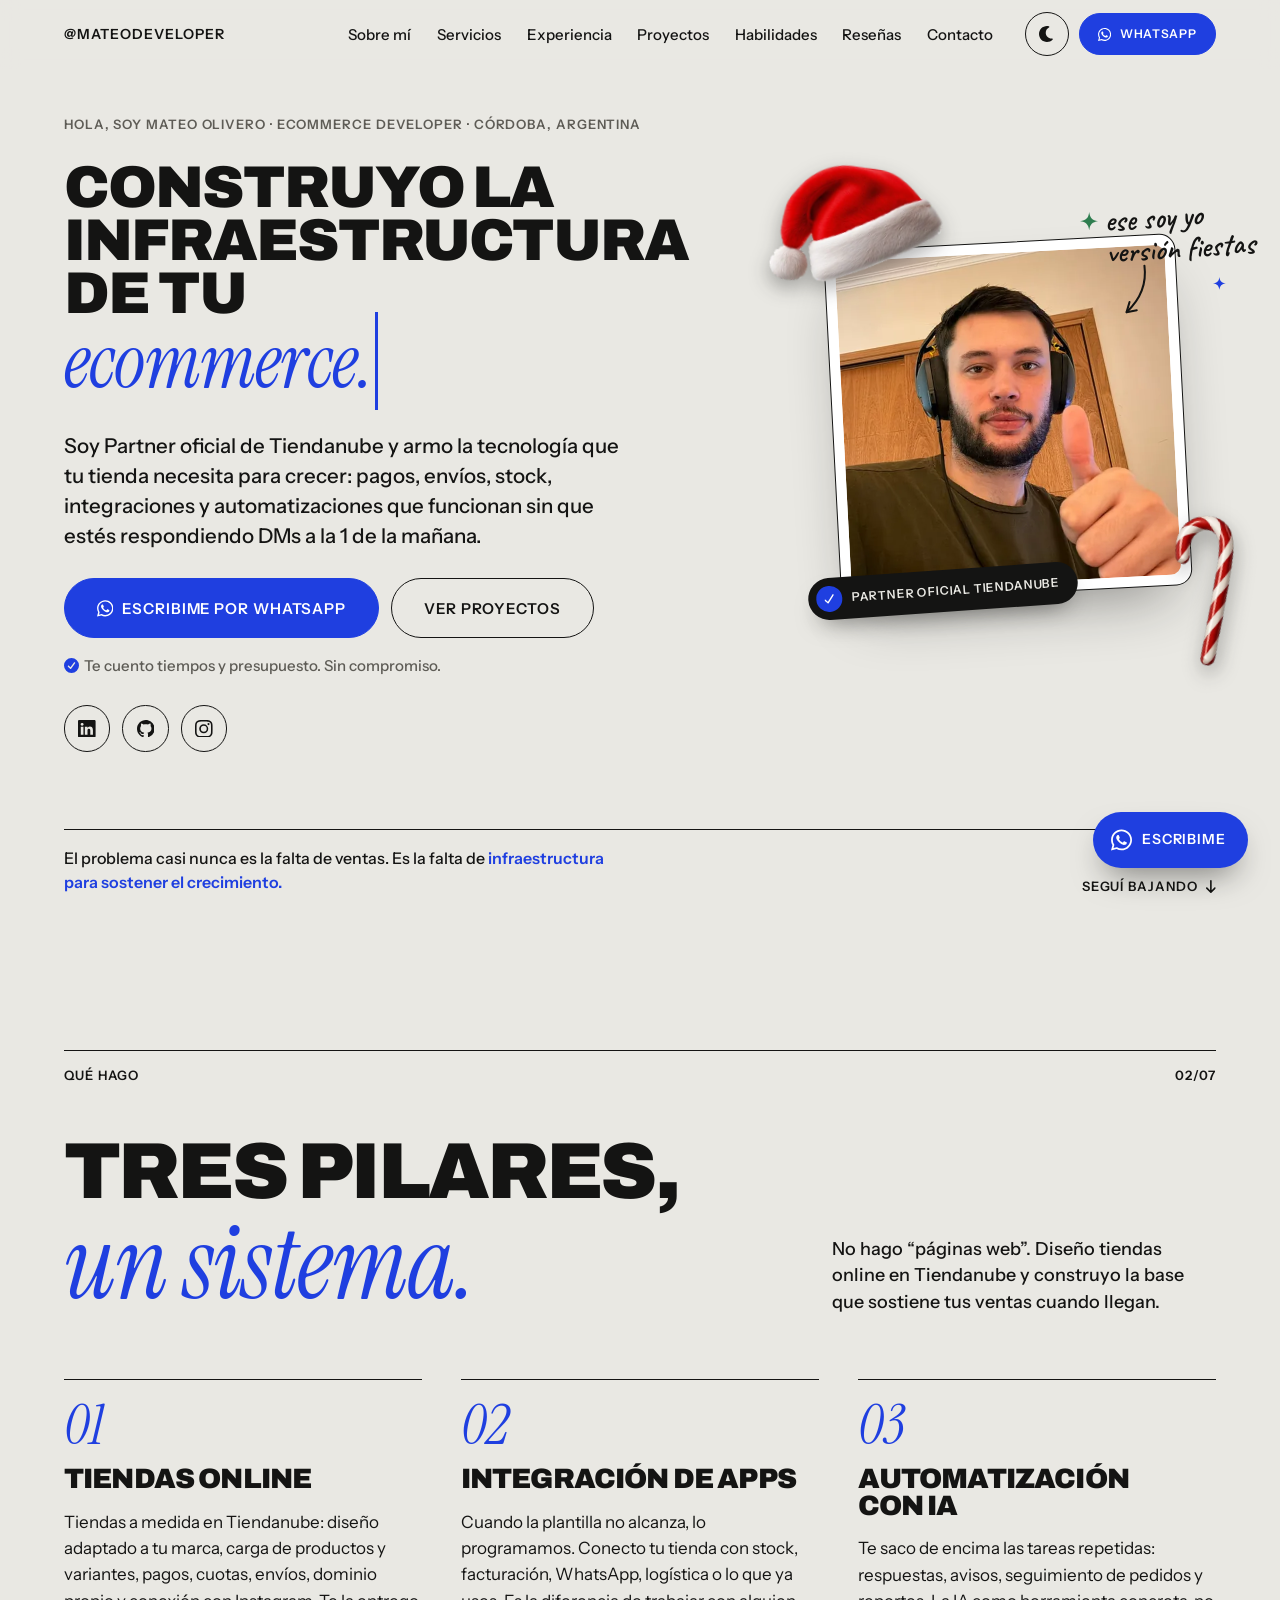
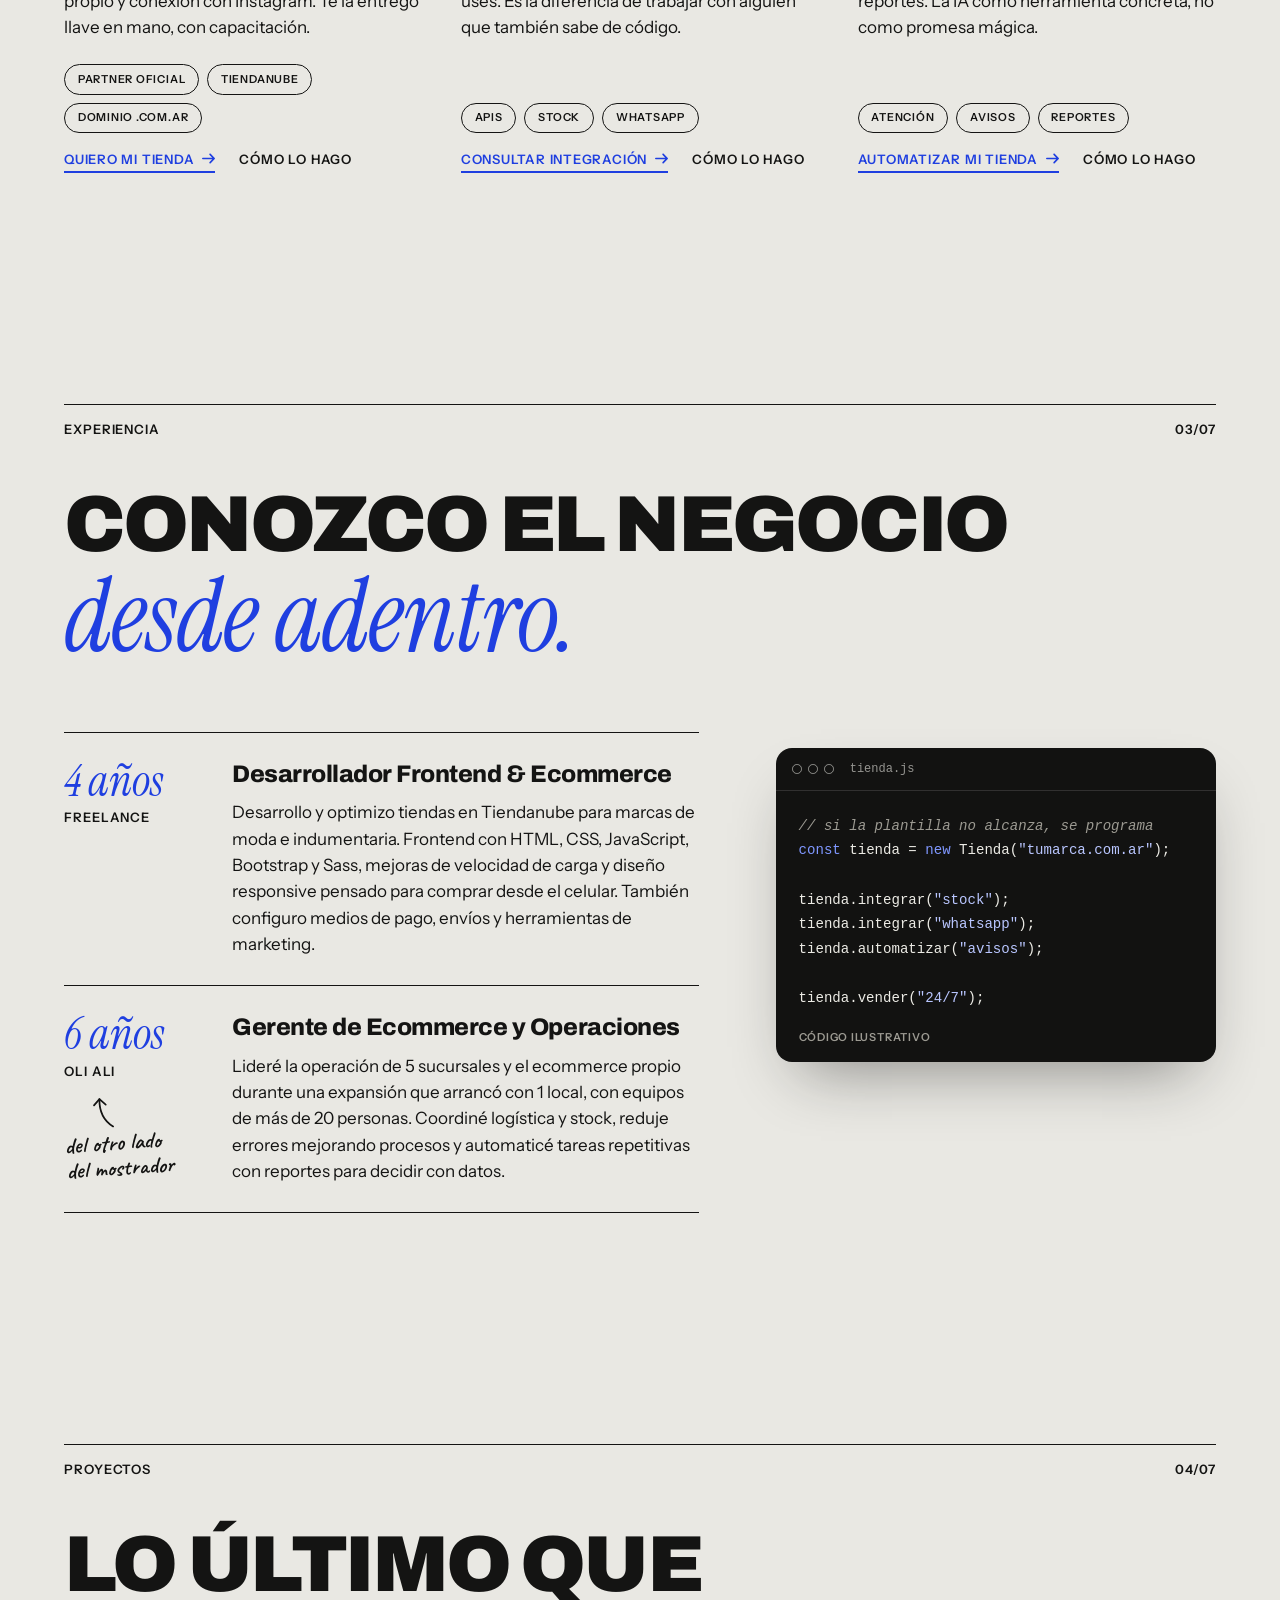
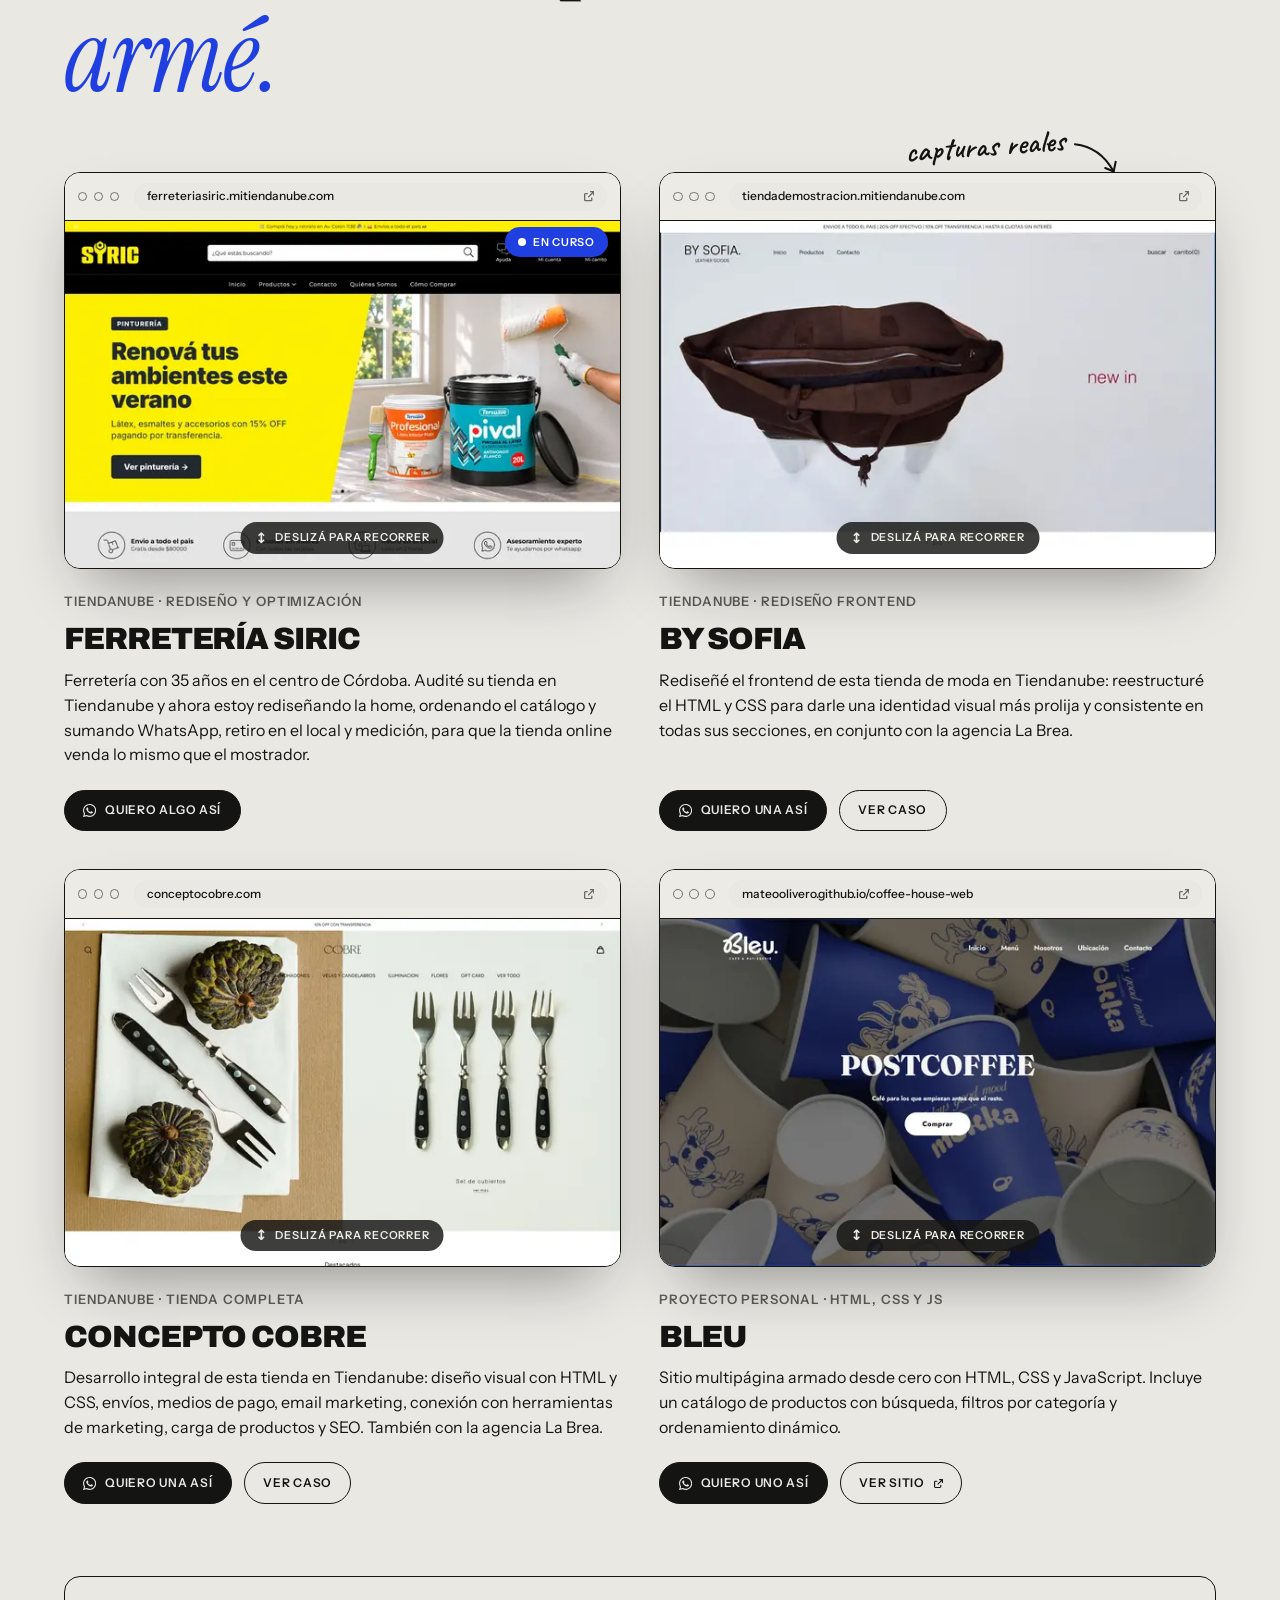
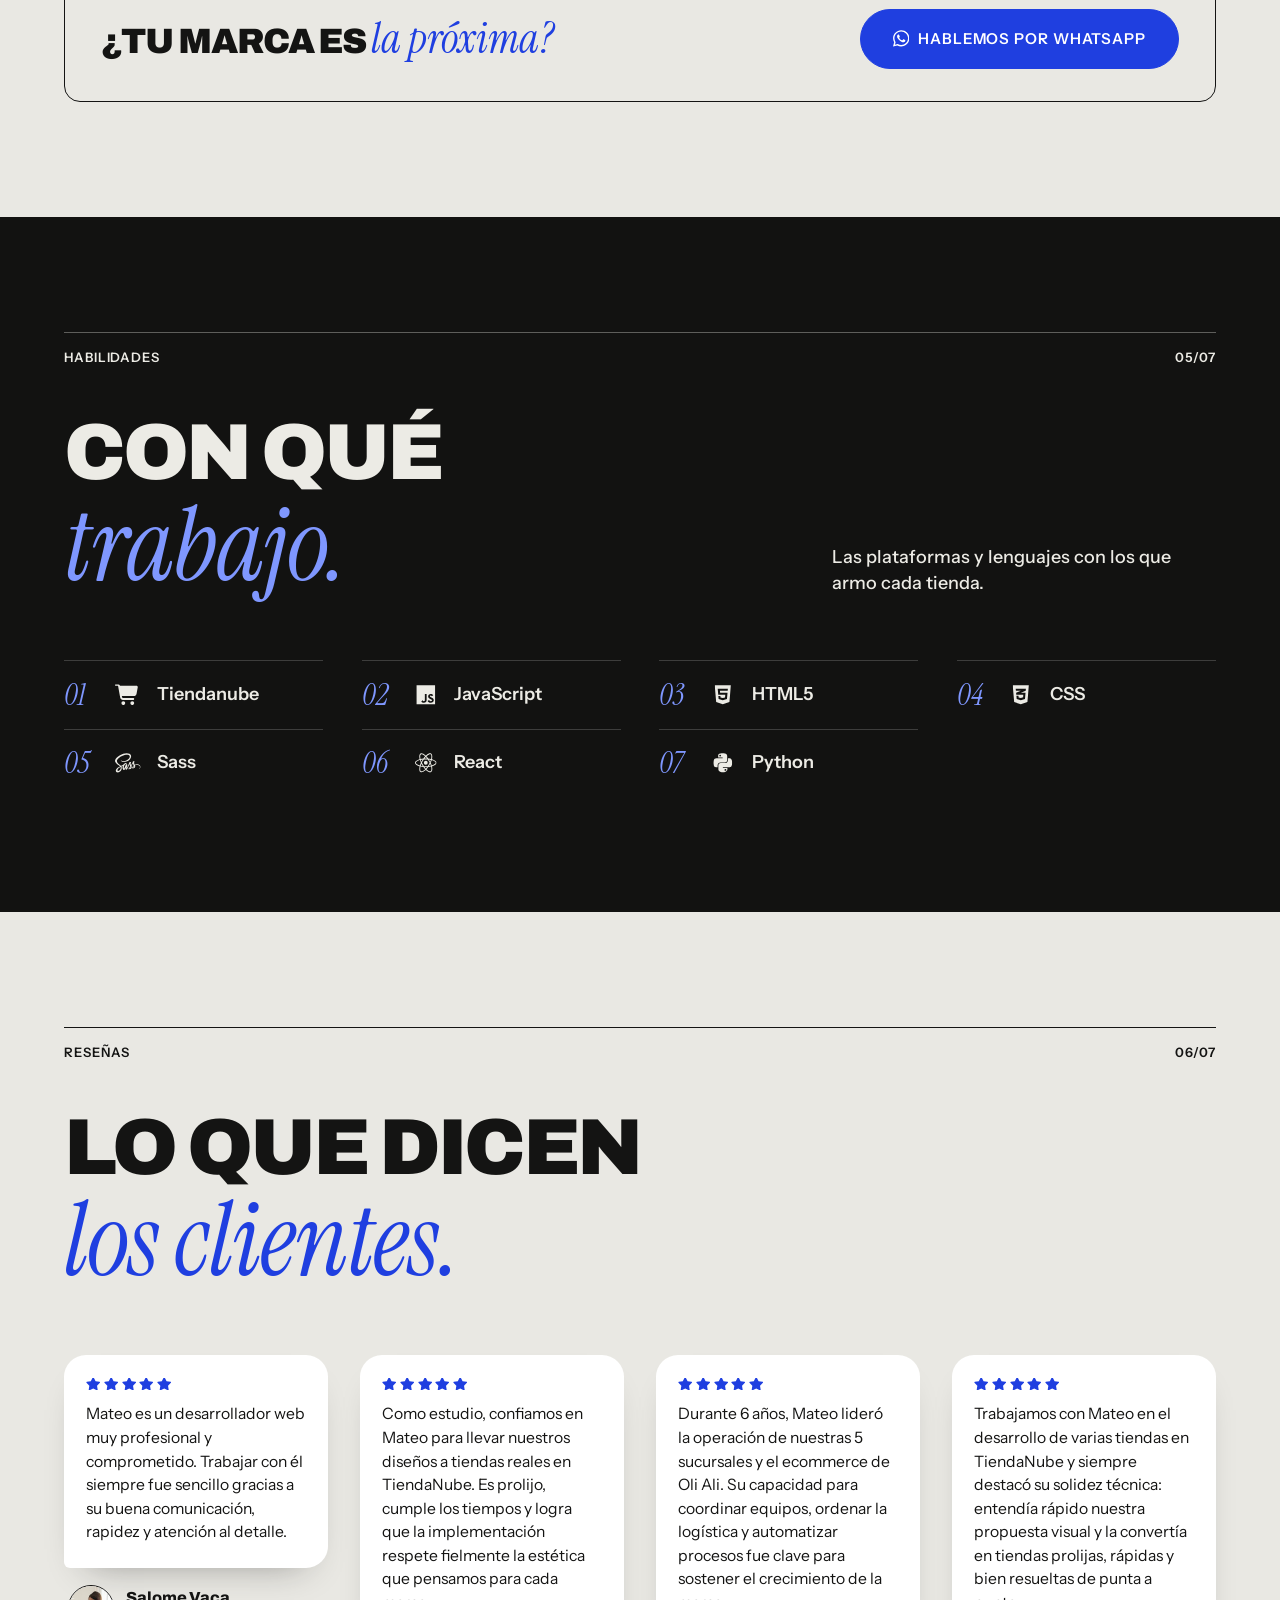
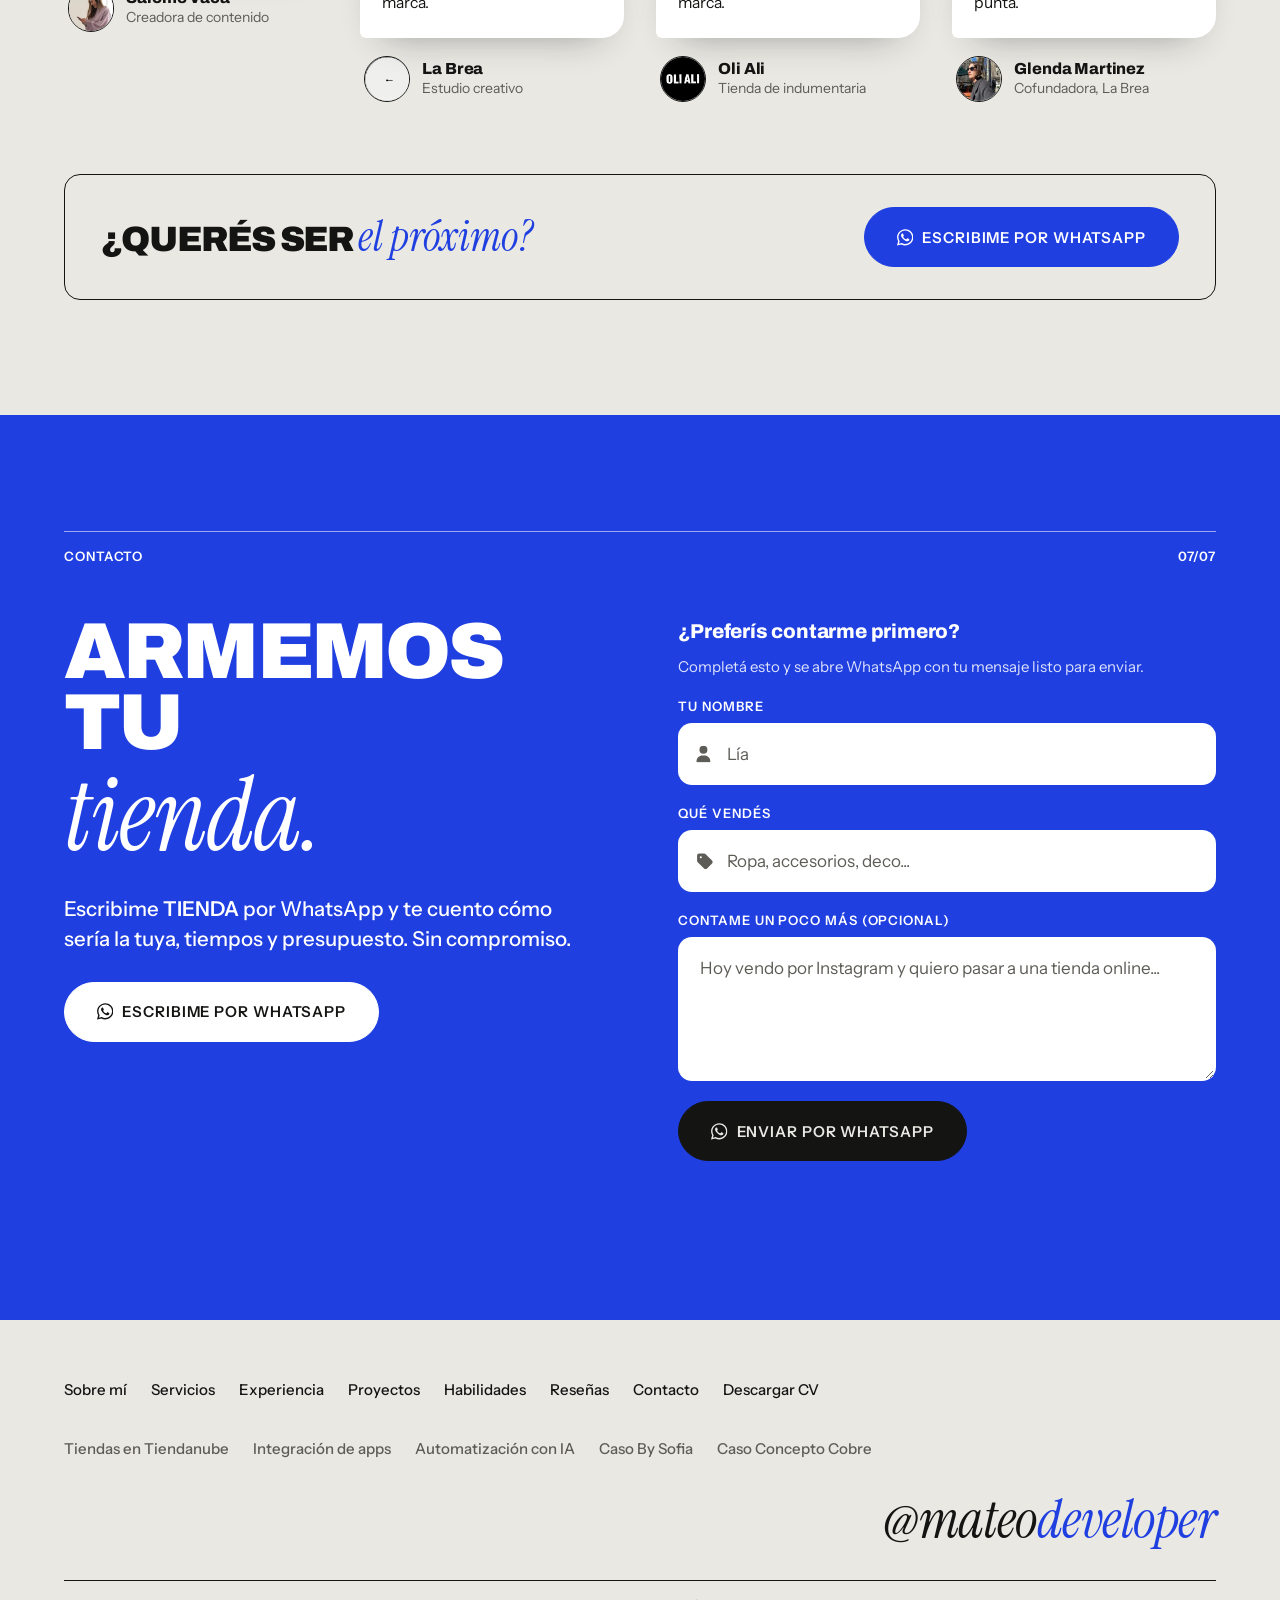
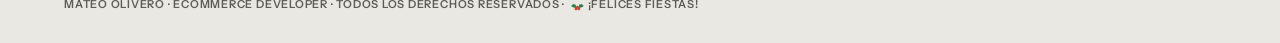
<file: index.html>
<!DOCTYPE html>
<html lang="es-AR">
<head>
    <meta charset="UTF-8">
    <meta name="viewport" content="width=device-width, initial-scale=1.0">
    <title>Mateo Olivero · Ecommerce Developer y Partner Tiendanube</title>
    <meta name="description" content="Diseño y armo tiendas online en Tiendanube, listas para vender 24/7: pagos, envíos, stock, integraciones y automatización con IA. Partner oficial.">
    <meta name="author" content="Mateo Olivero">
    <meta name="robots" content="index, follow, max-image-preview:large">
    <link rel="canonical" href="https://mateodeveloper.com/">

    <!-- Vista previa al compartir (WhatsApp, Instagram, LinkedIn, X) -->
    <meta property="og:type" content="website">
    <meta property="og:locale" content="es_AR">
    <meta property="og:site_name" content="@mateodeveloper">
    <meta property="og:title" content="Mateo Olivero · Ecommerce Developer y Partner Tiendanube">
    <meta property="og:description" content="Construyo la infraestructura de tu ecommerce: tienda, pagos, envíos, stock, integraciones y automatizaciones.">
    <meta property="og:url" content="https://mateodeveloper.com/">
    <meta property="og:image" content="https://mateodeveloper.com/img/og-image.jpg">
    <meta property="og:image:width" content="1200">
    <meta property="og:image:height" content="630">
    <meta property="og:image:alt" content="Construyo la infraestructura de tu ecommerce. Mateo Olivero, Partner oficial de Tiendanube.">
    <meta name="twitter:card" content="summary_large_image">
    <meta name="twitter:title" content="Mateo Olivero · Ecommerce Developer y Partner Tiendanube">
    <meta name="twitter:description" content="Construyo la infraestructura de tu ecommerce: tienda, pagos, envíos, stock, integraciones y automatizaciones.">
    <meta name="twitter:image" content="https://mateodeveloper.com/img/og-image.jpg">

    <!-- Datos estructurados para Google -->
    <script type="application/ld+json">
    {
        "@context": "https://schema.org",
        "@graph": [
            {
                "@type": "WebSite",
                "@id": "https://mateodeveloper.com/#website",
                "url": "https://mateodeveloper.com/",
                "name": "Mateo Olivero · Ecommerce Developer",
                "inLanguage": "es-AR",
                "publisher": { "@id": "https://mateodeveloper.com/#mateo" }
            },
            {
                "@type": "Person",
                "@id": "https://mateodeveloper.com/#mateo",
                "name": "Mateo Olivero",
                "alternateName": "@mateodeveloper",
                "jobTitle": "Ecommerce Developer",
                "description": "Desarrollador full stack y Partner oficial de Tiendanube. Armo tiendas online, integraciones y automatizaciones para marcas que venden por internet.",
                "url": "https://mateodeveloper.com/",
                "image": "https://mateodeveloper.com/img/perfil-mateo.webp",
                "address": { "@type": "PostalAddress", "addressRegion": "Córdoba", "addressCountry": "AR" },
                "knowsAbout": ["Tiendanube", "Ecommerce", "Tiendas online", "Integración de APIs", "Automatización con IA", "JavaScript", "HTML", "CSS", "Sass", "React", "Python"],
                "sameAs": [
                    "https://www.linkedin.com/in/mateo-olivero/",
                    "https://github.com/mateoolivero",
                    "https://www.instagram.com/mateodeveloper/"
                ]
            },
            {
                "@type": "ProfessionalService",
                "@id": "https://mateodeveloper.com/#servicio",
                "name": "Mateo Olivero · Ecommerce Developer",
                "url": "https://mateodeveloper.com/",
                "image": "https://mateodeveloper.com/img/og-image.jpg",
                "telephone": "+5493533688621",
                "founder": { "@id": "https://mateodeveloper.com/#mateo" },
                "address": { "@type": "PostalAddress", "addressRegion": "Córdoba", "addressCountry": "AR" },
                "areaServed": { "@type": "Country", "name": "Argentina" },
                "contactPoint": {
                    "@type": "ContactPoint",
                    "contactType": "sales",
                    "url": "https://wa.me/5493533688621",
                    "availableLanguage": "es"
                },
                "hasOfferCatalog": {
                    "@type": "OfferCatalog",
                    "name": "Servicios",
                    "itemListElement": [
                        { "@type": "Offer", "itemOffered": { "@type": "Service", "name": "Tiendas online en Tiendanube", "url": "https://mateodeveloper.com/servicios/tiendas-tiendanube/", "description": "Tiendas a medida con diseño adaptado a la marca, carga de productos y variantes, pagos, cuotas, envíos, dominio propio y conexión con Instagram." } },
                        { "@type": "Offer", "itemOffered": { "@type": "Service", "name": "Integración de apps", "url": "https://mateodeveloper.com/servicios/integraciones/", "description": "Conexión de la tienda con stock, facturación, WhatsApp, logística y otras herramientas mediante APIs." } },
                        { "@type": "Offer", "itemOffered": { "@type": "Service", "name": "Automatización con IA", "url": "https://mateodeveloper.com/servicios/automatizacion-ia/", "description": "Automatización de respuestas, avisos, seguimiento de pedidos y reportes." } }
                    ]
                }
            }
        ]
    }
    </script>

    <meta name="theme-color" content="#E9E8E3">
    <!-- Aplica el tema guardado antes de pintar (evita el parpadeo claro/oscuro).
         Si cambiás este script, actualizá su hash sha256 en _headers (Content-Security-Policy). -->
    <script id="theme-init">(function(){var t=null;try{t=localStorage.getItem("theme")}catch(e){}if(t!=="light"&&t!=="dark"){t=window.matchMedia&&window.matchMedia("(prefers-color-scheme: dark)").matches?"dark":"light"}document.documentElement.setAttribute("data-theme",t);var m=document.querySelector('meta[name="theme-color"]');if(m)m.setAttribute("content",t==="dark"?"#121211":"#E9E8E3")})();</script>
    <link rel="icon" type="image/svg+xml" href="img/favicon.svg">
    <link rel="apple-touch-icon" href="img/apple-touch-icon.png">
    <link rel="preload" href="fonts/instrument-sans.woff2" as="font" type="font/woff2" crossorigin>
    <link rel="preload" href="fonts/archivo.woff2" as="font" type="font/woff2" crossorigin>
    <link rel="preload" href="fonts/instrument-serif-italic.woff2" as="font" type="font/woff2" crossorigin>
    <link rel="stylesheet" href="css/style.css">
</head>
<body>
    <!-- Íconos: Font Awesome Free 7.0.1 (CC BY 4.0) · https://fontawesome.com/license/free -->
    <svg class="sprite" xmlns="http://www.w3.org/2000/svg" aria-hidden="true" focusable="false">
        <symbol id="i-arrow-down" viewBox="0 0 384 512"><path d="M169.4 502.6c12.5 12.5 32.8 12.5 45.3 0l160-160c12.5-12.5 12.5-32.8 0-45.3s-32.8-12.5-45.3 0L224 402.7 224 32c0-17.7-14.3-32-32-32s-32 14.3-32 32l0 370.7-105.4-105.4c-12.5-12.5-32.8-12.5-45.3 0s-12.5 32.8 0 45.3l160 160z"/></symbol>
        <symbol id="i-arrow-right" viewBox="0 0 512 512"><path d="M502.6 278.6c12.5-12.5 12.5-32.8 0-45.3l-160-160c-12.5-12.5-32.8-12.5-45.3 0s-12.5 32.8 0 45.3L402.7 224 32 224c-17.7 0-32 14.3-32 32s14.3 32 32 32l370.7 0-105.4 105.4c-12.5 12.5-12.5 32.8 0 45.3s32.8 12.5 45.3 0l160-160z"/></symbol>
        <symbol id="i-arrow-up-right-from-square" viewBox="0 0 512 512"><path d="M320 0c-17.7 0-32 14.3-32 32s14.3 32 32 32l82.7 0-201.4 201.4c-12.5 12.5-12.5 32.8 0 45.3s32.8 12.5 45.3 0L448 109.3 448 192c0 17.7 14.3 32 32 32s32-14.3 32-32l0-160c0-17.7-14.3-32-32-32L320 0zM80 96C35.8 96 0 131.8 0 176L0 432c0 44.2 35.8 80 80 80l256 0c44.2 0 80-35.8 80-80l0-80c0-17.7-14.3-32-32-32s-32 14.3-32 32l0 80c0 8.8-7.2 16-16 16L80 448c-8.8 0-16-7.2-16-16l0-256c0-8.8 7.2-16 16-16l80 0c17.7 0 32-14.3 32-32s-14.3-32-32-32L80 96z"/></symbol>
        <symbol id="i-bars" viewBox="0 0 448 512"><path d="M0 96C0 78.3 14.3 64 32 64l384 0c17.7 0 32 14.3 32 32s-14.3 32-32 32L32 128C14.3 128 0 113.7 0 96zM0 256c0-17.7 14.3-32 32-32l384 0c17.7 0 32 14.3 32 32s-14.3 32-32 32L32 288c-17.7 0-32-14.3-32-32zM448 416c0 17.7-14.3 32-32 32L32 448c-17.7 0-32-14.3-32-32s14.3-32 32-32l384 0c17.7 0 32 14.3 32 32z"/></symbol>
        <symbol id="i-cart-shopping" viewBox="0 0 640 512"><path d="M24-16C10.7-16 0-5.3 0 8S10.7 32 24 32l45.3 0c3.9 0 7.2 2.8 7.9 6.6l52.1 286.3c6.2 34.2 36 59.1 70.8 59.1L456 384c13.3 0 24-10.7 24-24s-10.7-24-24-24l-255.9 0c-11.6 0-21.5-8.3-23.6-19.7l-5.1-28.3 303.6 0c30.8 0 57.2-21.9 62.9-52.2L568.9 69.9C572.6 50.2 557.5 32 537.4 32l-412.7 0-.4-2c-4.8-26.6-28-46-55.1-46L24-16zM208 512a48 48 0 1 0 0-96 48 48 0 1 0 0 96zm224 0a48 48 0 1 0 0-96 48 48 0 1 0 0 96z"/></symbol>
        <symbol id="i-check" viewBox="0 0 448 512"><path d="M434.8 70.1c14.3 10.4 17.5 30.4 7.1 44.7l-256 352c-5.5 7.6-14 12.3-23.4 13.1s-18.5-2.7-25.1-9.3l-128-128c-12.5-12.5-12.5-32.8 0-45.3s32.8-12.5 45.3 0l101.5 101.5 234-321.7c10.4-14.3 30.4-17.5 44.7-7.1z"/></symbol>
        <symbol id="i-circle-check" viewBox="0 0 512 512"><path d="M256 512a256 256 0 1 1 0-512 256 256 0 1 1 0 512zM374 145.7c-10.7-7.8-25.7-5.4-33.5 5.3L221.1 315.2 169 263.1c-9.4-9.4-24.6-9.4-33.9 0s-9.4 24.6 0 33.9l72 72c5 5 11.8 7.5 18.8 7s13.4-4.1 17.5-9.8L379.3 179.2c7.8-10.7 5.4-25.7-5.3-33.5z"/></symbol>
        <symbol id="i-css3-alt" viewBox="0 0 384 512"><path d="M0 32L34.9 427.8 192 480 349.1 427.8 384 32 0 32zm313.1 80l-4.8 47.3-115.3 49.3-.3 .1 111.5 0-12.8 146.6-98.2 28.7-98.8-29.2-6.4-73.9 48.9 0 3.2 38.3 52.6 13.3 54.7-15.4 3.7-61.6-166.3-.5 0-.1-.2 .1-3.6-46.3 112.1-46.7 6.5-2.7-122.9 0-5.8-47.3 242.2 0z"/></symbol>
        <symbol id="i-html5" viewBox="0 0 384 512"><path d="M0 32L34.9 427.8 191.5 480 349.1 427.8 384 32 0 32zM308.2 159.9l-183.8 0 4.1 49.4 175.6 0-13.6 148.4-97.9 27 0 .3-1.1 0-98.7-27.3-6-75.8 47.7 0 3.5 38.1 53.5 14.5 53.7-14.5 6-62.2-166.9 0-12.8-145.6 241.1 0-4.4 47.7z"/></symbol>
        <symbol id="i-js" viewBox="0 0 448 512"><path d="M0 32l0 448 448 0 0-448-448 0zM243.8 381.4c0 43.6-25.6 63.5-62.9 63.5-33.7 0-53.2-17.4-63.2-38.5L152 385.7c6.6 11.7 12.6 21.6 27.1 21.6 13.8 0 22.6-5.4 22.6-26.5l0-143.1 42.1 0 0 143.7zm99.6 63.5c-39.1 0-64.4-18.6-76.7-43L301 382.1c9 14.7 20.8 25.6 41.5 25.6 17.4 0 28.6-8.7 28.6-20.8 0-14.4-11.4-19.5-30.7-28l-10.5-4.5c-30.4-12.9-50.5-29.2-50.5-63.5 0-31.6 24.1-55.6 61.6-55.6 26.8 0 46 9.3 59.8 33.7L368 290c-7.2-12.9-15-18-27.1-18-12.3 0-20.1 7.8-20.1 18 0 12.6 7.8 17.7 25.9 25.6l10.5 4.5c35.8 15.3 55.9 31 55.9 66.2 0 37.8-29.8 58.6-69.7 58.6z"/></symbol>
        <symbol id="i-moon" viewBox="0 0 512 512"><path d="M256 0C114.6 0 0 114.6 0 256S114.6 512 256 512c68.8 0 131.3-27.2 177.3-71.4 7.3-7 9.4-17.9 5.3-27.1s-13.7-14.9-23.8-14.1c-4.9 .4-9.8 .6-14.8 .6-101.6 0-184-82.4-184-184 0-72.1 41.5-134.6 102.1-164.8 9.1-4.5 14.3-14.3 13.1-24.4S322.6 8.5 312.7 6.3C294.4 2.2 275.4 0 256 0z"/></symbol>
        <symbol id="i-python" viewBox="0 0 448 512"><path d="M439.8 200.5c-7.7-30.9-22.3-54.2-53.4-54.2l-40.1 0 0 47.4c0 36.8-31.2 67.8-66.8 67.8l-106.8 0c-29.2 0-53.4 25-53.4 54.3l0 101.8c0 29 25.2 46 53.4 54.3 33.8 9.9 66.3 11.7 106.8 0 26.9-7.8 53.4-23.5 53.4-54.3l0-40.7-106.7 0 0-13.6 160.2 0c31.1 0 42.6-21.7 53.4-54.2 11.2-33.5 10.7-65.7 0-108.6zM286.2 444.7a20.4 20.4 0 1 1 0-40.7 20.4 20.4 0 1 1 0 40.7zM167.8 248.1l106.8 0c29.7 0 53.4-24.5 53.4-54.3l0-101.9c0-29-24.4-50.7-53.4-55.6-35.8-5.9-74.7-5.6-106.8 .1-45.2 8-53.4 24.7-53.4 55.6l0 40.7 106.9 0 0 13.6-147 0c-31.1 0-58.3 18.7-66.8 54.2-9.8 40.7-10.2 66.1 0 108.6 7.6 31.6 25.7 54.2 56.8 54.2l36.7 0 0-48.8c0-35.3 30.5-66.4 66.8-66.4zM161.2 64.7a20.4 20.4 0 1 1 0 40.8 20.4 20.4 0 1 1 0-40.8z"/></symbol>
        <symbol id="i-react" viewBox="0 0 512 512"><path d="M418.2 177.2c-5.4-1.8-10.8-3.5-16.2-5.1 .9-3.7 1.7-7.4 2.5-11.1 12.3-59.6 4.2-107.5-23.1-123.3-26.3-15.1-69.2 .6-112.6 38.4-4.3 3.7-8.5 7.6-12.5 11.5-2.7-2.6-5.5-5.2-8.3-7.7-45.5-40.4-91.1-57.4-118.4-41.5-26.2 15.2-34 60.3-23 116.7 1.1 5.6 2.3 11.1 3.7 16.7-6.4 1.8-12.7 3.8-18.6 5.9-53.4 18.5-91.7 47.7-91.7 77.9 0 31.2 40.8 62.5 96.3 81.5 4.5 1.5 9 3 13.6 4.3-1.5 6-2.8 11.9-4 18-10.5 55.5-2.3 99.5 23.9 114.6 27 15.6 72.4-.4 116.6-39.1 3.5-3.1 7-6.3 10.5-9.7 4.4 4.3 9 8.4 13.6 12.4 42.8 36.8 85.1 51.7 111.2 36.6 27-15.6 35.8-62.9 24.4-120.5-.9-4.4-1.9-8.9-3-13.5 3.2-.9 6.3-1.9 9.4-2.9 57.7-19.1 99.5-50 99.5-81.7 0-30.3-39.4-59.7-93.8-78.4zM282.9 92.3c37.2-32.4 71.9-45.1 87.7-36 16.9 9.7 23.4 48.9 12.8 100.4-.7 3.4-1.4 6.7-2.3 10-22.2-5-44.7-8.6-67.3-10.6-13-18.6-27.2-36.4-42.6-53.1 3.9-3.7 7.7-7.2 11.7-10.7zM167.2 307.5c5.1 8.7 10.3 17.4 15.8 25.9-15.6-1.7-31.1-4.2-46.4-7.5 4.4-14.4 9.9-29.3 16.3-44.5 4.6 8.8 9.3 17.5 14.3 26.1zM136.9 187.2c14.4-3.2 29.7-5.8 45.6-7.8-5.3 8.3-10.5 16.8-15.4 25.4-4.9 8.5-9.7 17.2-14.2 26-6.3-14.9-11.6-29.5-16-43.6zm27.4 68.9c6.6-13.8 13.8-27.3 21.4-40.6s15.8-26.2 24.4-38.9c15-1.1 30.3-1.7 45.9-1.7s31 .6 45.9 1.7c8.5 12.6 16.6 25.5 24.3 38.7s14.9 26.7 21.7 40.4c-6.7 13.8-13.9 27.4-21.6 40.8-7.6 13.3-15.7 26.2-24.2 39-14.9 1.1-30.4 1.6-46.1 1.6s-30.9-.5-45.6-1.4c-8.7-12.7-16.9-25.7-24.6-39s-14.8-26.8-21.5-40.6zm180.6 51.2c5.1-8.8 9.9-17.7 14.6-26.7 6.4 14.5 12 29.2 16.9 44.3-15.5 3.5-31.2 6.2-47 8 5.4-8.4 10.5-17 15.5-25.6zm14.4-76.5c-4.7-8.8-9.5-17.6-14.5-26.2-4.9-8.5-10-16.9-15.3-25.2 16.1 2 31.5 4.7 45.9 8-4.6 14.8-10 29.2-16.1 43.4zM256.2 118.3c10.5 11.4 20.4 23.4 29.6 35.8-19.8-.9-39.7-.9-59.5 0 9.8-12.9 19.9-24.9 29.9-35.8zM140.2 57c16.8-9.8 54.1 4.2 93.4 39 2.5 2.2 5 4.6 7.6 7-15.5 16.7-29.8 34.5-42.9 53.1-22.6 2-45 5.5-67.2 10.4-1.3-5.1-2.4-10.3-3.5-15.5-9.4-48.4-3.2-84.9 12.6-94zM115.7 320.6c-4.2-1.2-8.3-2.5-12.4-3.9-21.3-6.7-45.5-17.3-63-31.2-10.1-7-16.9-17.8-18.8-29.9 0-18.3 31.6-41.7 77.2-57.6 5.7-2 11.5-3.8 17.3-5.5 6.8 21.7 15 43 24.5 63.6-9.6 20.9-17.9 42.5-24.8 64.5zm116.6 98c-16.5 15.1-35.6 27.1-56.4 35.3-11.1 5.3-23.9 5.8-35.3 1.3-15.9-9.2-22.5-44.5-13.5-92 1.1-5.6 2.3-11.2 3.7-16.7 22.4 4.8 45 8.1 67.9 9.8 13.2 18.7 27.7 36.6 43.2 53.4-3.2 3.1-6.4 6.1-9.6 8.9zm24.5-24.3c-10.2-11-20.4-23.2-30.3-36.3 9.6 .4 19.5 .6 29.5 .6 10.3 0 20.4-.2 30.4-.7-9.2 12.7-19.1 24.8-29.6 36.4zm130.7 30c-.9 12.2-6.9 23.6-16.5 31.3-15.9 9.2-49.8-2.8-86.4-34.2-4.2-3.6-8.4-7.5-12.7-11.5 15.3-16.9 29.4-34.8 42.2-53.6 22.9-1.9 45.7-5.4 68.2-10.5 1 4.1 1.9 8.2 2.7 12.2 4.9 21.6 5.7 44.1 2.5 66.3zm18.2-107.5c-2.8 .9-5.6 1.8-8.5 2.6-7-21.8-15.6-43.1-25.5-63.8 9.6-20.4 17.7-41.4 24.5-62.9 5.2 1.5 10.2 3.1 15 4.7 46.6 16 79.3 39.8 79.3 58 0 19.6-34.9 44.9-84.8 61.4zM256 301.8a45.8 45.8 0 1 0 0-91.6 45.8 45.8 0 1 0 0 91.6z"/></symbol>
        <symbol id="i-sass" viewBox="0 0 640 512"><path d="M301.8 378.9l0 0zm249.1-87c-20.1 0-40 4.6-58 13.5-5.9-11.9-12-22.3-13-30.1-1.2-9.1-2.5-14.5-1.1-25.3s7.7-26.1 7.6-27.2-1.4-6.6-14.3-6.7-24 2.5-25.3 5.9c-2.3 6.2-4.1 12.6-5.3 19.1-2.3 11.7-25.8 53.5-39.1 75.3-4.4-8.5-8.1-16-8.9-22-1.2-9.1-2.5-14.5-1.1-25.3s7.7-26.1 7.6-27.2-1.4-6.6-14.3-6.7-24 2.5-25.3 5.9-2.7 11.4-5.3 19.1-33.9 77.3-42.1 95.4c-4.2 9.2-7.8 16.6-10.4 21.6-.4 .8-.7 1.3-.9 1.7 .3-.5 .5-1 .5-.8-2.2 4.3-3.5 6.7-3.5 6.7l0 .1c-1.7 3.2-3.6 6.1-4.5 6.1-.6 0-1.9-8.4 .3-19.9 4.7-24.2 15.8-61.8 15.7-63.1-.1-.7 2.1-7.2-7.3-10.7-9.1-3.3-12.4 2.2-13.2 2.2s-1.4 2-1.4 2 10.1-42.4-19.4-42.4c-18.4 0-44 20.2-56.6 38.5-7.9 4.3-25 13.6-43 23.5-6.9 3.8-14 7.7-20.7 11.4-.5-.5-.9-1-1.4-1.5-35.8-38.2-101.9-65.2-99.1-116.5 1-18.7 7.5-67.8 127.1-127.4 98-48.8 176.3-35.4 189.8-5.6 19.4 42.5-41.9 121.6-143.7 133-38.8 4.3-59.2-10.7-64.3-16.3-5.3-5.9-6.1-6.2-8.1-5.1-3.3 1.8-1.2 7 0 10.1 3 7.9 15.5 21.9 36.8 28.9 18.7 6.1 64.2 9.5 119.2-11.8 61.8-23.8 109.9-90.1 95.8-145.6-14.4-56.4-107.9-74.9-196.3-43.5-52.7 18.7-109.7 48.1-150.7 86.4-48.7 45.6-56.5 85.3-53.3 101.9 11.4 58.9 92.6 97.3 125.1 125.7-1.6 .9-3.1 1.7-4.5 2.5-16.3 8.1-78.2 40.5-93.7 74.7-17.5 38.8 2.9 66.6 16.3 70.4 41.8 11.6 84.6-9.3 107.6-43.6s20.2-79.1 9.6-99.5c-.1-.3-.3-.5-.4-.8 4.2-2.5 8.5-5 12.8-7.5 8.3-4.9 16.4-9.4 23.5-13.3-4 10.8-6.9 23.8-8.4 42.6-1.8 22 7.3 50.5 19.1 61.7 5.2 4.9 11.5 5 15.4 5 13.8 0 20-11.4 26.9-25 8.5-16.6 16-35.9 16-35.9s-9.4 52.2 16.3 52.2c9.4 0 18.8-12.1 23-18.3l0 .1s.2-.4 .7-1.2c1-1.5 1.5-2.4 1.5-2.4l0-.3c3.8-6.5 12.1-21.4 24.6-46 16.2-31.8 31.7-71.5 31.7-71.5 1.5 8.7 3.6 17.3 6.2 25.8 2.8 9.5 8.7 19.9 13.4 30-3.8 5.2-6.1 8.2-6.1 8.2 0 .1 0 .1 .1 .2-3 4-6.4 8.3-9.9 12.5-12.8 15.2-28 32.6-30 37.6-2.4 5.9-1.8 10.3 2.8 13.7 3.4 2.6 9.4 3 15.7 2.5 11.5-.8 19.6-3.6 23.5-5.4 7.2-2.6 14-6.1 20.2-10.6 12.5-9.2 20.1-22.4 19.4-39.8-.4-9.6-3.5-19.2-7.3-28.2 1.1-1.6 2.3-3.3 3.4-5 19.8-28.9 35.1-60.6 35.1-60.6 1.5 8.7 3.6 17.3 6.2 25.8 2.4 8.1 7.1 17 11.4 25.7-18.6 15.1-30.1 32.6-34.1 44.1-7.4 21.3-1.6 30.9 9.3 33.1 4.9 1 11.9-1.3 17.1-3.5 7.7-2.6 15-6.3 21.6-11.1 12.5-9.2 24.6-22.1 23.8-39.6-.3-7.9-2.5-15.8-5.4-23.4 15.7-6.6 36.1-10.2 62.1-7.2 55.7 6.5 66.6 41.3 64.5 55.8s-13.8 22.6-17.7 25-5.1 3.3-4.8 5.1c.5 2.6 2.3 2.5 5.6 1.9 4.6-.8 29.2-11.8 30.3-38.7 1.6-34-31.1-71.4-89-71.1l0 0zM121.8 436.6c-18.4 20.1-44.2 27.7-55.3 21.3-11.9-6.9-7.2-36.5 15.5-57.9 13.8-13 31.6-25 43.4-32.4 2.7-1.6 6.6-4 11.4-6.9 .8-.5 1.2-.7 1.2-.7 .9-.6 1.9-1.1 2.9-1.7 8.3 30.4 .3 57.2-19.1 78.3l0 0zm134.4-91.4c-6.4 15.7-19.9 55.7-28.1 53.6-7-1.8-11.3-32.3-1.4-62.3 5-15.1 15.6-33.1 21.9-40.1 10.1-11.3 21.2-14.9 23.8-10.4 3.5 5.9-12.2 49.4-16.2 59.2zm111 53c-2.7 1.4-5.2 2.3-6.4 1.6-.9-.5 1.1-2.4 1.1-2.4s13.9-14.9 19.4-21.7c3.2-4 6.9-8.7 10.9-13.9 0 .5 .1 1 .1 1.6-.1 17.9-17.3 30-25.1 34.8l0 0zm85.6-19.5c-2-1.4-1.7-6.1 5-20.7 2.6-5.7 8.6-15.3 19-24.5 1.2 3.5 1.8 7.1 1.9 10.8-.1 22.5-16.2 30.9-25.9 34.4l0 0z"/></symbol>
        <symbol id="i-star" viewBox="0 0 576 512"><path d="M309.5-18.9c-4.1-8-12.4-13.1-21.4-13.1s-17.3 5.1-21.4 13.1L193.1 125.3 33.2 150.7c-8.9 1.4-16.3 7.7-19.1 16.3s-.5 18 5.8 24.4l114.4 114.5-25.2 159.9c-1.4 8.9 2.3 17.9 9.6 23.2s16.9 6.1 25 2L288.1 417.6 432.4 491c8 4.1 17.7 3.3 25-2s11-14.2 9.6-23.2L441.7 305.9 556.1 191.4c6.4-6.4 8.6-15.8 5.8-24.4s-10.1-14.9-19.1-16.3L383 125.3 309.5-18.9z"/></symbol>
        <symbol id="i-sun" viewBox="0 0 576 512"><path d="M178.2-10.1c7.4-3.1 15.8-2.2 22.5 2.2l87.8 58.2 87.8-58.2c6.7-4.4 15.1-5.2 22.5-2.2S411.4-.5 413 7.3l20.9 103.2 103.2 20.9c7.8 1.6 14.4 7 17.4 14.3s2.2 15.8-2.2 22.5l-58.2 87.8 58.2 87.8c4.4 6.7 5.2 15.1 2.2 22.5s-9.6 12.8-17.4 14.3L433.8 401.4 413 504.7c-1.6 7.8-7 14.4-14.3 17.4s-15.8 2.2-22.5-2.2l-87.8-58.2-87.8 58.2c-6.7 4.4-15.1 5.2-22.5 2.2s-12.8-9.6-14.3-17.4L143 401.4 39.7 380.5c-7.8-1.6-14.4-7-17.4-14.3s-2.2-15.8 2.2-22.5L82.7 256 24.5 168.2c-4.4-6.7-5.2-15.1-2.2-22.5s9.6-12.8 17.4-14.3L143 110.6 163.9 7.3c1.6-7.8 7-14.4 14.3-17.4zM207.6 256a80.4 80.4 0 1 1 160.8 0 80.4 80.4 0 1 1 -160.8 0zm208.8 0a128.4 128.4 0 1 0 -256.8 0 128.4 128.4 0 1 0 256.8 0z"/></symbol>
        <symbol id="i-tag" viewBox="0 0 512 512"><path d="M32.5 96l0 149.5c0 17 6.7 33.3 18.7 45.3l192 192c25 25 65.5 25 90.5 0L483.2 333.3c25-25 25-65.5 0-90.5l-192-192C279.2 38.7 263 32 246 32L96.5 32c-35.3 0-64 28.7-64 64zm112 16a32 32 0 1 1 0 64 32 32 0 1 1 0-64z"/></symbol>
        <symbol id="i-user" viewBox="0 0 448 512"><path d="M224 248a120 120 0 1 0 0-240 120 120 0 1 0 0 240zm-29.7 56C95.8 304 16 383.8 16 482.3 16 498.7 29.3 512 45.7 512l356.6 0c16.4 0 29.7-13.3 29.7-29.7 0-98.5-79.8-178.3-178.3-178.3l-59.4 0z"/></symbol>
        <symbol id="i-whatsapp" viewBox="0 0 448 512"><path d="M380.9 97.1c-41.9-42-97.7-65.1-157-65.1-122.4 0-222 99.6-222 222 0 39.1 10.2 77.3 29.6 111L0 480 117.7 449.1c32.4 17.7 68.9 27 106.1 27l.1 0c122.3 0 224.1-99.6 224.1-222 0-59.3-25.2-115-67.1-157zm-157 341.6c-33.2 0-65.7-8.9-94-25.7l-6.7-4-69.8 18.3 18.6-68.1-4.4-7c-18.5-29.4-28.2-63.3-28.2-98.2 0-101.7 82.8-184.5 184.6-184.5 49.3 0 95.6 19.2 130.4 54.1s56.2 81.2 56.1 130.5c0 101.8-84.9 184.6-186.6 184.6zM325.1 300.5c-5.5-2.8-32.8-16.2-37.9-18-5.1-1.9-8.8-2.8-12.5 2.8s-14.3 18-17.6 21.8c-3.2 3.7-6.5 4.2-12 1.4-32.6-16.3-54-29.1-75.5-66-5.7-9.8 5.7-9.1 16.3-30.3 1.8-3.7 .9-6.9-.5-9.7s-12.5-30.1-17.1-41.2c-4.5-10.8-9.1-9.3-12.5-9.5-3.2-.2-6.9-.2-10.6-.2s-9.7 1.4-14.8 6.9c-5.1 5.6-19.4 19-19.4 46.3s19.9 53.7 22.6 57.4c2.8 3.7 39.1 59.7 94.8 83.8 35.2 15.2 49 16.5 66.6 13.9 10.7-1.6 32.8-13.4 37.4-26.4s4.6-24.1 3.2-26.4c-1.3-2.5-5-3.9-10.5-6.6z"/></symbol>
        <symbol id="i-xmark" viewBox="0 0 384 512"><path d="M55.1 73.4c-12.5-12.5-32.8-12.5-45.3 0s-12.5 32.8 0 45.3L147.2 256 9.9 393.4c-12.5 12.5-12.5 32.8 0 45.3s32.8 12.5 45.3 0L192.5 301.3 329.9 438.6c12.5 12.5 32.8 12.5 45.3 0s12.5-32.8 0-45.3L237.8 256 375.1 118.6c12.5-12.5 12.5-32.8 0-45.3s-32.8-12.5-45.3 0L192.5 210.7 55.1 73.4z"/></symbol>
    </svg>

    <header class="topbar" id="topbar">
        <div class="inner topbar-inner">
            <a href="#about" class="handle label" translate="no">@mateodeveloper</a>

            <nav aria-label="Principal">
                <ul class="nav-links" id="nav-links">
                    <li><a href="#about">Sobre mí</a></li>
                    <li><a href="#services">Servicios</a></li>
                    <li><a href="#experience">Experiencia</a></li>
                    <li><a href="#projects">Proyectos</a></li>
                    <li><a href="#skills">Habilidades</a></li>
                    <li><a href="#reviews">Reseñas</a></li>
                    <li><a href="#contact">Contacto</a></li>
                </ul>
            </nav>

            <div class="topbar-actions">
                <button type="button" class="theme-toggle" id="theme-toggle" aria-label="Activar modo oscuro">
                    <svg class="icon icon-moon" viewBox="0 0 512 512" aria-hidden="true"><use href="#i-moon"></use></svg>
                    <svg class="icon icon-sun" viewBox="0 0 576 512" aria-hidden="true"><use href="#i-sun"></use></svg>
                </button>

                <a href="https://wa.me/5493533688621" data-wa="Hola Mateo! Vengo de tu web y quiero consultarte por una tienda." target="_blank" rel="noopener" class="btn btn-cobalt btn-sm topbar-cta" aria-label="Escribime por WhatsApp">
                    <svg class="icon icon-whatsapp" viewBox="0 0 448 512" aria-hidden="true"><use href="#i-whatsapp"></use></svg><span>WhatsApp</span>
                </a>

                <button type="button" class="menu-toggle" id="menu-icon" aria-label="Abrir menú" aria-controls="nav-links" aria-expanded="false">
                    <svg class="icon icon-bars" viewBox="0 0 448 512" aria-hidden="true"><use href="#i-bars"></use></svg>
                </button>
            </div>
        </div>
    </header>

    <main>

        <!-- 01 · PORTADA -->
        <section class="section hero" id="about">
            <div class="inner">
                <div class="hero-grid">

                    <div class="hero-text">
                        <p class="label hero-kicker">Hola, soy Mateo Olivero · Ecommerce Developer · Córdoba, Argentina</p>

                        <h1 class="headline headline--hero" aria-label="Construyo la infraestructura de tu ecommerce.">
                            <span aria-hidden="true">Construyo la infraestructura de tu</span>
                            <span class="accent typewrite" translate="no" aria-hidden="true" data-period="2200" data-type='[ "ecommerce.", "tienda online.", "marca." ]'><span class="wrap">ecommerce.</span></span>
                        </h1>

                        <p class="lead">
                            Soy Partner oficial de <span translate="no">Tiendanube</span> y armo la tecnología que tu tienda necesita para crecer:
                            pagos, envíos, stock, integraciones y automatizaciones que funcionan sin que estés respondiendo DMs a la 1 de la mañana.
                        </p>

                        <div class="btn-group">
                            <a href="https://wa.me/5493533688621" data-wa="Hola Mateo! Vengo de tu web y quiero saber cómo sería mi tienda online." target="_blank" rel="noopener" class="btn btn-cobalt btn-lg">
                                <svg class="icon icon-whatsapp" viewBox="0 0 448 512" aria-hidden="true"><use href="#i-whatsapp"></use></svg> Escribime por WhatsApp
                            </a>
                            <a href="#projects" class="btn btn-outline btn-lg">Ver proyectos</a>
                        </div>
                        <p class="cta-note"><svg class="icon icon-circle-check" viewBox="0 0 512 512" aria-hidden="true"><use href="#i-circle-check"></use></svg>Te cuento tiempos y presupuesto. Sin compromiso.</p>

                        <ul class="socials">
                            <li>
                                <a href="https://www.linkedin.com/in/mateo-olivero/" aria-label="LinkedIn" target="_blank" rel="noopener">
                                    <svg xmlns="http://www.w3.org/2000/svg" viewBox="0 0 16 16" fill="currentColor" aria-hidden="true"><path d="M0 1.146C0 .513.526 0 1.175 0h13.65C15.474 0 16 .513 16 1.146v13.708c0 .633-.526 1.146-1.175 1.146H1.175C.526 16 0 15.487 0 14.854zm4.943 12.248V6.169H2.542v7.225zm-1.2-8.212c.837 0 1.358-.554 1.358-1.248-.015-.709-.52-1.248-1.342-1.248S2.4 3.226 2.4 3.934c0 .694.521 1.248 1.327 1.248zm4.908 8.212V9.359c0-.216.016-.432.08-.586.173-.431.568-.878 1.232-.878.869 0 1.216.662 1.216 1.634v3.865h2.401V9.25c0-2.22-1.184-3.252-2.764-3.252-1.274 0-1.845.7-2.165 1.193v.025h-.016l.016-.025V6.169h-2.4c.03.678 0 7.225 0 7.225z"/></svg>
                                </a>
                            </li>
                            <li>
                                <a href="https://github.com/mateoolivero" aria-label="GitHub" target="_blank" rel="noopener">
                                    <svg xmlns="http://www.w3.org/2000/svg" viewBox="0 0 16 16" fill="currentColor" aria-hidden="true"><path d="M8 0C3.58 0 0 3.58 0 8c0 3.54 2.29 6.53 5.47 7.59.4.07.55-.17.55-.38 0-.19-.01-.82-.01-1.49-2.01.37-2.53-.49-2.69-.94-.09-.23-.48-.94-.82-1.13-.28-.15-.68-.52-.01-.53.63-.01 1.08.58 1.23.82.72 1.21 1.87.87 2.33.66.07-.52.28-.87.51-1.07-1.78-.2-3.64-.89-3.64-3.95 0-.87.31-1.59.82-2.15-.08-.2-.36-1.02.08-2.12 0 0 .67-.21 2.2.82.64-.18 1.32-.27 2-.27s1.36.09 2 .27c1.53-1.04 2.2-.82 2.2-.82.44 1.1.16 1.92.08 2.12.51.56.82 1.27.82 2.15 0 3.07-1.87 3.75-3.65 3.95.29.25.54.73.54 1.48 0 1.07-.01 1.93-.01 2.2 0 .21.15.46.55.38A8.01 8.01 0 0 0 16 8c0-4.42-3.58-8-8-8"/></svg>
                                </a>
                            </li>
                            <li>
                                <a href="https://www.instagram.com/mateodeveloper/" aria-label="Instagram" target="_blank" rel="noopener">
                                    <svg xmlns="http://www.w3.org/2000/svg" viewBox="0 0 16 16" fill="currentColor" aria-hidden="true"><path d="M8 0C5.829 0 5.556.01 4.703.048 3.85.088 3.269.222 2.76.42a3.9 3.9 0 0 0-1.417.923A3.9 3.9 0 0 0 .42 2.76C.222 3.268.087 3.85.048 4.7.01 5.555 0 5.827 0 8.001c0 2.172.01 2.444.048 3.297.04.852.174 1.433.372 1.942.205.526.478.972.923 1.417.444.445.89.719 1.416.923.51.198 1.09.333 1.942.372C5.555 15.99 5.827 16 8 16s2.444-.01 3.298-.048c.851-.04 1.434-.174 1.943-.372a3.9 3.9 0 0 0 1.416-.923c.445-.445.718-.891.923-1.417.197-.509.332-1.09.372-1.942C15.99 10.445 16 10.173 16 8s-.01-2.445-.048-3.299c-.04-.851-.175-1.433-.372-1.941a3.9 3.9 0 0 0-.923-1.417A3.9 3.9 0 0 0 13.24.42c-.51-.198-1.092-.333-1.943-.372C10.443.01 10.172 0 7.998 0zm-.717 1.442h.718c2.136 0 2.389.007 3.232.046.78.035 1.204.166 1.486.275.373.145.64.319.92.599s.453.546.598.92c.11.281.24.705.275 1.485.039.843.047 1.096.047 3.231s-.008 2.389-.047 3.232c-.035.78-.166 1.203-.275 1.485a2.5 2.5 0 0 1-.599.919c-.28.28-.546.453-.92.598-.28.11-.704.24-1.485.276-.843.038-1.096.047-3.232.047s-2.39-.009-3.233-.047c-.78-.036-1.203-.166-1.485-.276a2.5 2.5 0 0 1-.92-.598 2.5 2.5 0 0 1-.6-.92c-.109-.281-.24-.705-.275-1.485-.038-.843-.046-1.096-.046-3.233s.008-2.388.046-3.231c.036-.78.166-1.204.276-1.486.145-.373.319-.64.599-.92s.546-.453.92-.598c.282-.11.705-.24 1.485-.276.738-.034 1.024-.044 2.515-.045zm4.988 1.328a.96.96 0 1 0 0 1.92.96.96 0 0 0 0-1.92m-4.27 1.122a4.109 4.109 0 1 0 0 8.217 4.109 4.109 0 0 0 0-8.217m0 1.441a2.667 2.667 0 1 1 0 5.334 2.667 2.667 0 0 1 0-5.334"/></svg>
                                </a>
                            </li>
                        </ul>
                    </div>

                    <div class="hero-visual">
                        <!-- Temporada de fiestas: se muestra solo entre el 20/11 y el 6/1 (ver js/script.js) -->
                        <svg class="xmas xmas-sparkle xmas-sparkle--1" viewBox="0 0 24 24" aria-hidden="true"><path d="M12 0C13 8 16 11 24 12 16 13 13 16 12 24 11 16 8 13 0 12 8 11 11 8 12 0Z"/></svg>
                        <svg class="xmas xmas-sparkle xmas-sparkle--2" viewBox="0 0 24 24" aria-hidden="true"><path d="M12 0C13 8 16 11 24 12 16 13 13 16 12 24 11 16 8 13 0 12 8 11 11 8 12 0Z"/></svg>
                        <div class="photo-frame">
                            <img class="xmas xmas-hat" src="img/gorro-navidad.webp" width="360" height="261" alt="" aria-hidden="true" loading="lazy" decoding="async">
                            <img class="xmas xmas-cane" src="img/baston-navidad.webp" width="200" height="496" alt="" aria-hidden="true" loading="lazy" decoding="async">
                            <img src="img/perfil-mateo-480.webp" srcset="img/perfil-mateo-480.webp 480w, img/perfil-mateo-640.webp 640w, img/perfil-mateo.webp 800w" sizes="(min-width: 900px) 352px, 72vw" alt="Mateo Olivero, Ecommerce Developer y Partner de Tiendanube" id="profile-photo" width="480" height="480" fetchpriority="high">
                        </div>

                        <span class="stamp" translate="no">
                            <span class="stamp-check"><svg class="icon icon-check" viewBox="0 0 448 512" aria-hidden="true"><use href="#i-check"></use></svg></span>
                            Partner oficial Tiendanube
                        </span>

                        <p class="hand-note hand-note--hero" aria-hidden="true">
                            <span>ese soy yo<span class="xmas"><br>versión fiestas</span></span>
                            <svg class="hand-arrow" viewBox="0 0 80 60" fill="none"><path d="M70 6C58 30 36 44 10 48"/><path d="M22 38 10 48l14 6"/></svg>
                        </p>

                        <div class="egg-bubble" id="egg-bubble" role="status"></div>
                    </div>

                </div>

                <div class="hero-foot">
                    <p>El problema casi nunca es la falta de ventas. Es la falta de <strong>infraestructura para sostener el crecimiento.</strong></p>
                    <a href="#services" class="label">Seguí bajando <svg class="icon icon-arrow-down" viewBox="0 0 384 512" aria-hidden="true"><use href="#i-arrow-down"></use></svg></a>
                </div>
            </div>
        </section>

        <!-- 02 · SERVICIOS -->
        <section class="section" id="services">
            <div class="inner">
                <div class="section-bar reveal">
                    <span class="label">Qué hago</span>
                    <span class="label">02/07</span>
                </div>

                <div class="section-head reveal">
                    <h2 class="headline">Tres pilares, <span class="accent">un sistema.</span></h2>
                    <p class="section-intro">No hago “páginas web”. Diseño tiendas online en <span translate="no">Tiendanube</span> y construyo la base que sostiene tus ventas cuando llegan.</p>
                </div>

                <ol class="pillars stagger">
                    <li class="pillar reveal">
                        <span class="pillar-num">01</span>
                        <h3><a href="/servicios/tiendas-tiendanube/">Tiendas online</a></h3>
                        <p>Tiendas a medida en <span translate="no">Tiendanube</span>: diseño adaptado a tu marca, carga de productos y variantes, pagos, cuotas, envíos, dominio propio y conexión con Instagram. Te la entrego llave en mano, con capacitación.</p>
                        <ul class="chips">
                            <li>Partner oficial</li>
                            <li translate="no">Tiendanube</li>
                            <li>Dominio .com.ar</li>
                        </ul>
                        <div class="pillar-links">
                            <a href="https://wa.me/5493533688621" data-wa="Hola Mateo! Me interesa una tienda online para mi marca." target="_blank" rel="noopener" class="pillar-cta">Quiero mi tienda <svg class="icon icon-arrow-right" viewBox="0 0 512 512" aria-hidden="true"><use href="#i-arrow-right"></use></svg></a>
                            <a href="/servicios/tiendas-tiendanube/" class="pillar-more">Cómo lo hago</a>
                        </div>
                    </li>
                    <li class="pillar reveal">
                        <span class="pillar-num">02</span>
                        <h3><a href="/servicios/integraciones/">Integración de apps</a></h3>
                        <p>Cuando la plantilla no alcanza, lo programamos. Conecto tu tienda con stock, facturación, WhatsApp, logística o lo que ya uses. Es la diferencia de trabajar con alguien que también sabe de código.</p>
                        <ul class="chips">
                            <li>APIs</li>
                            <li>Stock</li>
                            <li>WhatsApp</li>
                        </ul>
                        <div class="pillar-links">
                            <a href="https://wa.me/5493533688621" data-wa="Hola Mateo! Quiero integrar mi tienda con otras herramientas (stock, facturación, WhatsApp...)." target="_blank" rel="noopener" class="pillar-cta">Consultar integración <svg class="icon icon-arrow-right" viewBox="0 0 512 512" aria-hidden="true"><use href="#i-arrow-right"></use></svg></a>
                            <a href="/servicios/integraciones/" class="pillar-more">Cómo lo hago</a>
                        </div>
                    </li>
                    <li class="pillar reveal">
                        <span class="pillar-num">03</span>
                        <h3><a href="/servicios/automatizacion-ia/">Automatización con IA</a></h3>
                        <p>Te saco de encima las tareas repetidas: respuestas, avisos, seguimiento de pedidos y reportes. La IA como herramienta concreta, no como promesa mágica.</p>
                        <ul class="chips">
                            <li>Atención</li>
                            <li>Avisos</li>
                            <li>Reportes</li>
                        </ul>
                        <div class="pillar-links">
                            <a href="https://wa.me/5493533688621" data-wa="Hola Mateo! Quiero automatizar tareas de mi tienda (respuestas, avisos, pedidos)." target="_blank" rel="noopener" class="pillar-cta">Automatizar mi tienda <svg class="icon icon-arrow-right" viewBox="0 0 512 512" aria-hidden="true"><use href="#i-arrow-right"></use></svg></a>
                            <a href="/servicios/automatizacion-ia/" class="pillar-more">Cómo lo hago</a>
                        </div>
                    </li>
                </ol>
            </div>
        </section>

        <!-- 03 · EXPERIENCIA -->
        <section class="section" id="experience">
            <div class="inner">
                <div class="section-bar reveal">
                    <span class="label">Experiencia</span>
                    <span class="label">03/07</span>
                </div>

                <div class="section-head reveal">
                    <h2 class="headline">Conozco el negocio <span class="accent">desde adentro.</span></h2>
                </div>

                <div class="xp-layout">
                    <div class="xp-list">
                        <article class="xp-item reveal">
                            <div class="xp-meta">
                                <span class="xp-years">4 años</span>
                                <span class="label">Freelance</span>
                            </div>
                            <div>
                                <h3>Desarrollador Frontend &amp; Ecommerce</h3>
                                <p>
                                    Desarrollo y optimizo tiendas en <span translate="no">Tiendanube</span> para marcas de moda e indumentaria.
                                    Frontend con HTML, CSS, JavaScript, Bootstrap y Sass, mejoras de velocidad de carga
                                    y diseño responsive pensado para comprar desde el celular. También configuro medios de pago,
                                    envíos y herramientas de marketing.
                                </p>
                            </div>
                        </article>

                        <article class="xp-item reveal">
                            <div class="xp-meta">
                                <span class="xp-years">6 años</span>
                                <span class="label" translate="no">Oli Ali</span>
                                <p class="hand-note hand-note--xp" aria-hidden="true">
                                    <svg class="hand-arrow" viewBox="0 0 60 60" fill="none"><path d="M44 56C30 46 22 30 24 8"/><path d="M14 18 24 8l10 10"/></svg>
                                    del otro lado<br>del mostrador
                                </p>
                            </div>
                            <div>
                                <h3>Gerente de Ecommerce y Operaciones</h3>
                                <p>
                                    Lideré la operación de 5 sucursales y el ecommerce propio durante una expansión que arrancó
                                    con 1 local, con equipos de más de 20 personas. Coordiné logística y stock, reduje errores
                                    mejorando procesos y automaticé tareas repetitivas con reportes para decidir con datos.
                                </p>
                            </div>
                        </article>
                    </div>

                    <figure class="code-window reveal">
                        <div class="window-bar">
                            <span class="dot"></span><span class="dot"></span><span class="dot"></span>
                            <span class="window-title">tienda.js</span>
                        </div>
<pre><code><span class="c">// si la plantilla no alcanza, se programa</span>
<span class="k">const</span> tienda = <span class="k">new</span> Tienda(<span class="s">"tumarca.com.ar"</span>);

tienda.integrar(<span class="s">"stock"</span>);
tienda.integrar(<span class="s">"whatsapp"</span>);
tienda.automatizar(<span class="s">"avisos"</span>);

tienda.vender(<span class="s">"24/7"</span>);</code></pre>
                        <figcaption class="label">Código ilustrativo</figcaption>
                    </figure>
                </div>
            </div>
        </section>

        <!-- 04 · PROYECTOS -->
        <section class="section" id="projects">
            <div class="inner">
                <div class="section-bar reveal">
                    <span class="label">Proyectos</span>
                    <span class="label">04/07</span>
                </div>

                <div class="section-head reveal">
                    <h2 class="headline">Lo último que <span class="accent">armé.</span></h2>
                    <p class="hand-note hand-note--projects" aria-hidden="true">
                        capturas reales
                        <svg class="hand-arrow" viewBox="0 0 80 60" fill="none"><path d="M8 8C30 12 50 26 62 52"/><path d="M50 46l12 6 4-14"/></svg>
                    </p>
                </div>

                <div class="projects-grid stagger">

                    <article class="project-card reveal">
                        <div class="browser">
                            <div class="window-bar">
                                <span class="dot"></span><span class="dot"></span><span class="dot"></span>
                                <a class="browser-url" href="https://ferreteriasiric.mitiendanube.com/" target="_blank" rel="noopener" translate="no" title="Abrir Ferretería Siric en una pestaña nueva">ferreteriasiric.mitiendanube.com <svg class="icon icon-arrow-up-right-from-square" viewBox="0 0 512 512" aria-hidden="true"><use href="#i-arrow-up-right-from-square"></use></svg></a>
                            </div>
                            <span class="status-pill">En curso</span>
                            <div class="site-preview" tabindex="0" role="region" aria-label="Vista previa desplazable de la página de inicio de Ferretería Siric">
                                <img src="img/preview-siric-600.webp" srcset="img/preview-siric-600.webp 600w, img/preview-siric.webp 1200w" sizes="(min-width: 1260px) 580px, (min-width: 700px) 45vw, 92vw" width="600" height="1628" alt="Página de inicio completa de Ferretería Siric" loading="lazy" decoding="async">
                            </div>
                            <span class="preview-hint" aria-hidden="true">Deslizá para recorrer</span>
                        </div>
                        <p class="label project-tags"><span translate="no">Tiendanube</span> · Rediseño y optimización</p>
                        <h3 translate="no">Ferretería Siric</h3>
                        <p>Ferretería con 35 años en el centro de Córdoba. Audité su tienda en <span translate="no">Tiendanube</span> y ahora estoy rediseñando la home, ordenando el catálogo y sumando WhatsApp, retiro en el local y medición, para que la tienda online venda lo mismo que el mostrador.</p>
                        <div class="btn-group">
                            <a href="https://wa.me/5493533688621" data-wa="Hola Mateo! Vi el proyecto de Ferretería Siric en tu web y quiero algo así para mi negocio." target="_blank" rel="noopener" class="btn btn-ink btn-sm"><svg class="icon icon-whatsapp" viewBox="0 0 448 512" aria-hidden="true"><use href="#i-whatsapp"></use></svg> Quiero algo así</a>
                        </div>
                    </article>

                    <article class="project-card reveal">
                        <div class="browser">
                            <div class="window-bar">
                                <span class="dot"></span><span class="dot"></span><span class="dot"></span>
                                <a class="browser-url" href="https://tiendademostracion.mitiendanube.com/" target="_blank" rel="noopener" translate="no" title="Abrir By Sofia en una pestaña nueva">tiendademostracion.mitiendanube.com <svg class="icon icon-arrow-up-right-from-square" viewBox="0 0 512 512" aria-hidden="true"><use href="#i-arrow-up-right-from-square"></use></svg></a>
                            </div>
                            <div class="site-preview" tabindex="0" role="region" aria-label="Vista previa desplazable de la página de inicio de By Sofia">
                                <img src="img/preview-bysofia-600.webp" srcset="img/preview-bysofia-600.webp 600w, img/preview-bysofia.webp 1200w" sizes="(min-width: 1260px) 580px, (min-width: 700px) 45vw, 92vw" width="600" height="1636" alt="Página de inicio completa de By Sofia" loading="lazy" decoding="async">
                            </div>
                            <span class="preview-hint" aria-hidden="true">Deslizá para recorrer</span>
                        </div>
                        <p class="label project-tags"><span translate="no">Tiendanube</span> · Rediseño frontend</p>
                        <h3 translate="no"><a href="/proyectos/by-sofia/">By Sofia</a></h3>
                        <p>Rediseñé el frontend de esta tienda de moda en <span translate="no">Tiendanube</span>: reestructuré el HTML y CSS para darle una identidad visual más prolija y consistente en todas sus secciones, en conjunto con la agencia <span translate="no">La Brea</span>.</p>
                        <div class="btn-group">
                            <a href="https://wa.me/5493533688621" data-wa="Hola Mateo! Vi el proyecto By Sofia en tu web y quiero algo así para mi marca." target="_blank" rel="noopener" class="btn btn-ink btn-sm"><svg class="icon icon-whatsapp" viewBox="0 0 448 512" aria-hidden="true"><use href="#i-whatsapp"></use></svg> Quiero una así</a>
                            <a href="/proyectos/by-sofia/" class="btn btn-outline btn-sm">Ver caso</a>
                        </div>
                    </article>

                    <article class="project-card reveal">
                        <div class="browser">
                            <div class="window-bar">
                                <span class="dot"></span><span class="dot"></span><span class="dot"></span>
                                <a class="browser-url" href="https://www.conceptocobre.com/" target="_blank" rel="noopener" translate="no" title="Abrir Concepto Cobre en una pestaña nueva">conceptocobre.com <svg class="icon icon-arrow-up-right-from-square" viewBox="0 0 512 512" aria-hidden="true"><use href="#i-arrow-up-right-from-square"></use></svg></a>
                            </div>
                            <div class="site-preview" tabindex="0" role="region" aria-label="Vista previa desplazable de la página de inicio de Concepto Cobre">
                                <img src="img/preview-cobre-600.webp" srcset="img/preview-cobre-600.webp 600w, img/preview-cobre.webp 1200w" sizes="(min-width: 1260px) 580px, (min-width: 700px) 45vw, 92vw" width="600" height="1447" alt="Página de inicio completa de Concepto Cobre" loading="lazy" decoding="async">
                            </div>
                            <span class="preview-hint" aria-hidden="true">Deslizá para recorrer</span>
                        </div>
                        <p class="label project-tags"><span translate="no">Tiendanube</span> · Tienda completa</p>
                        <h3 translate="no"><a href="/proyectos/concepto-cobre/">Concepto Cobre</a></h3>
                        <p>Desarrollo integral de esta tienda en <span translate="no">Tiendanube</span>: diseño visual con HTML y CSS, envíos, medios de pago, email marketing, conexión con herramientas de marketing, carga de productos y SEO. También con la agencia <span translate="no">La Brea</span>.</p>
                        <div class="btn-group">
                            <a href="https://wa.me/5493533688621" data-wa="Hola Mateo! Vi el proyecto Concepto Cobre en tu web y quiero algo así para mi marca." target="_blank" rel="noopener" class="btn btn-ink btn-sm"><svg class="icon icon-whatsapp" viewBox="0 0 448 512" aria-hidden="true"><use href="#i-whatsapp"></use></svg> Quiero una así</a>
                            <a href="/proyectos/concepto-cobre/" class="btn btn-outline btn-sm">Ver caso</a>
                        </div>
                    </article>

                    <article class="project-card reveal">
                        <div class="browser">
                            <div class="window-bar">
                                <span class="dot"></span><span class="dot"></span><span class="dot"></span>
                                <a class="browser-url" href="https://mateoolivero.github.io/coffee-house-web/" target="_blank" rel="noopener" translate="no" title="Abrir Bleu en una pestaña nueva">mateoolivero.github.io/coffee-house-web <svg class="icon icon-arrow-up-right-from-square" viewBox="0 0 512 512" aria-hidden="true"><use href="#i-arrow-up-right-from-square"></use></svg></a>
                            </div>
                            <div class="site-preview" tabindex="0" role="region" aria-label="Vista previa desplazable de la página de inicio de Bleu">
                                <img src="img/preview-bleu-600.webp" srcset="img/preview-bleu-600.webp 600w, img/preview-bleu.webp 1200w" sizes="(min-width: 1260px) 580px, (min-width: 700px) 45vw, 92vw" width="600" height="2616" alt="Página de inicio completa de Bleu" loading="lazy" decoding="async">
                            </div>
                            <span class="preview-hint" aria-hidden="true">Deslizá para recorrer</span>
                        </div>
                        <p class="label project-tags">Proyecto personal · HTML, CSS y JS</p>
                        <h3 translate="no">Bleu</h3>
                        <p>Sitio multipágina armado desde cero con HTML, CSS y JavaScript. Incluye un catálogo de productos con búsqueda, filtros por categoría y ordenamiento dinámico.</p>
                        <div class="btn-group">
                            <a href="https://wa.me/5493533688621" data-wa="Hola Mateo! Vi el proyecto Bleu en tu web y quiero un sitio así para mi marca." target="_blank" rel="noopener" class="btn btn-ink btn-sm"><svg class="icon icon-whatsapp" viewBox="0 0 448 512" aria-hidden="true"><use href="#i-whatsapp"></use></svg> Quiero uno así</a>
                            <a href="https://mateoolivero.github.io/coffee-house-web/" target="_blank" rel="noopener" class="btn btn-outline btn-sm">Ver sitio <svg class="icon icon-arrow-up-right-from-square" viewBox="0 0 512 512" aria-hidden="true"><use href="#i-arrow-up-right-from-square"></use></svg></a>
                        </div>
                    </article>

                </div>

                <div class="cta-band reveal">
                    <p>¿Tu marca es <em>la próxima?</em></p>
                    <a href="https://wa.me/5493533688621" data-wa="Hola Mateo! Vi tus proyectos y quiero armar la tienda de mi marca." target="_blank" rel="noopener" class="btn btn-cobalt btn-lg"><svg class="icon icon-whatsapp" viewBox="0 0 448 512" aria-hidden="true"><use href="#i-whatsapp"></use></svg> Hablemos por WhatsApp</a>
                </div>
            </div>
        </section>

        <!-- 05 · HABILIDADES (slide noche) -->
        <section class="section section--night" id="skills">
            <div class="inner">
                <div class="section-bar reveal">
                    <span class="label">Habilidades</span>
                    <span class="label">05/07</span>
                </div>

                <div class="section-head reveal">
                    <h2 class="headline">Con qué <span class="accent">trabajo.</span></h2>
                    <p class="section-intro">Las plataformas y lenguajes con los que armo cada tienda.</p>
                </div>

                <ol class="skills-list stagger">
                    <li class="skill reveal"><span class="skill-num">01</span><svg class="icon icon-cart-shopping" viewBox="0 0 640 512" aria-hidden="true"><use href="#i-cart-shopping"></use></svg><span translate="no">Tiendanube</span></li>
                    <li class="skill reveal"><span class="skill-num">02</span><svg class="icon icon-js" viewBox="0 0 448 512" aria-hidden="true"><use href="#i-js"></use></svg><span>JavaScript</span></li>
                    <li class="skill reveal"><span class="skill-num">03</span><svg class="icon icon-html5" viewBox="0 0 384 512" aria-hidden="true"><use href="#i-html5"></use></svg><span>HTML5</span></li>
                    <li class="skill reveal"><span class="skill-num">04</span><svg class="icon icon-css3-alt" viewBox="0 0 384 512" aria-hidden="true"><use href="#i-css3-alt"></use></svg><span>CSS</span></li>
                    <li class="skill reveal"><span class="skill-num">05</span><svg class="icon icon-sass" viewBox="0 0 640 512" aria-hidden="true"><use href="#i-sass"></use></svg><span>Sass</span></li>
                    <li class="skill reveal"><span class="skill-num">06</span><svg class="icon icon-react" viewBox="0 0 512 512" aria-hidden="true"><use href="#i-react"></use></svg><span>React</span></li>
                    <li class="skill reveal"><span class="skill-num">07</span><svg class="icon icon-python" viewBox="0 0 448 512" aria-hidden="true"><use href="#i-python"></use></svg><span>Python</span></li>
                </ol>
            </div>
        </section>

        <!-- 06 · RESEÑAS -->
        <section class="section" id="reviews">
            <div class="inner">
                <div class="section-bar reveal">
                    <span class="label">Reseñas</span>
                    <span class="label">06/07</span>
                </div>

                <div class="section-head reveal">
                    <h2 class="headline">Lo que dicen <span class="accent">los clientes.</span></h2>
                </div>

                <div class="reviews-grid stagger">

                    <figure class="review reveal">
                        <blockquote class="bubble">
                            <div class="review-stars" role="img" aria-label="5 de 5 estrellas">
                                <svg class="icon icon-star" viewBox="0 0 576 512" aria-hidden="true"><use href="#i-star"></use></svg><svg class="icon icon-star" viewBox="0 0 576 512" aria-hidden="true"><use href="#i-star"></use></svg><svg class="icon icon-star" viewBox="0 0 576 512" aria-hidden="true"><use href="#i-star"></use></svg><svg class="icon icon-star" viewBox="0 0 576 512" aria-hidden="true"><use href="#i-star"></use></svg><svg class="icon icon-star" viewBox="0 0 576 512" aria-hidden="true"><use href="#i-star"></use></svg>
                            </div>
                            <p>Mateo es un desarrollador web muy profesional y comprometido. Trabajar con él siempre fue sencillo gracias a su buena comunicación, rapidez y atención al detalle.</p>
                        </blockquote>
                        <figcaption class="review-author">
                            <img src="img/resena-salome-vaca.webp" alt="" class="review-avatar" width="160" height="160" loading="lazy">
                            <span><strong>Salome Vaca</strong><span>Creadora de contenido</span></span>
                        </figcaption>
                    </figure>

                    <figure class="review reveal">
                        <blockquote class="bubble">
                            <div class="review-stars" role="img" aria-label="5 de 5 estrellas">
                                <svg class="icon icon-star" viewBox="0 0 576 512" aria-hidden="true"><use href="#i-star"></use></svg><svg class="icon icon-star" viewBox="0 0 576 512" aria-hidden="true"><use href="#i-star"></use></svg><svg class="icon icon-star" viewBox="0 0 576 512" aria-hidden="true"><use href="#i-star"></use></svg><svg class="icon icon-star" viewBox="0 0 576 512" aria-hidden="true"><use href="#i-star"></use></svg><svg class="icon icon-star" viewBox="0 0 576 512" aria-hidden="true"><use href="#i-star"></use></svg>
                            </div>
                            <p>Como estudio, confiamos en Mateo para llevar nuestros diseños a tiendas reales en <span translate="no">TiendaNube</span>. Es prolijo, cumple los tiempos y logra que la implementación respete fielmente la estética que pensamos para cada marca.</p>
                        </blockquote>
                        <figcaption class="review-author">
                            <img src="img/resena-la-brea-logo.webp" alt="" class="review-avatar" width="160" height="160" loading="lazy">
                            <span><strong translate="no">La Brea</strong><span>Estudio creativo</span></span>
                        </figcaption>
                    </figure>

                    <figure class="review reveal">
                        <blockquote class="bubble">
                            <div class="review-stars" role="img" aria-label="5 de 5 estrellas">
                                <svg class="icon icon-star" viewBox="0 0 576 512" aria-hidden="true"><use href="#i-star"></use></svg><svg class="icon icon-star" viewBox="0 0 576 512" aria-hidden="true"><use href="#i-star"></use></svg><svg class="icon icon-star" viewBox="0 0 576 512" aria-hidden="true"><use href="#i-star"></use></svg><svg class="icon icon-star" viewBox="0 0 576 512" aria-hidden="true"><use href="#i-star"></use></svg><svg class="icon icon-star" viewBox="0 0 576 512" aria-hidden="true"><use href="#i-star"></use></svg>
                            </div>
                            <p>Durante 6 años, Mateo lideró la operación de nuestras 5 sucursales y el ecommerce de <span translate="no">Oli Ali</span>. Su capacidad para coordinar equipos, ordenar la logística y automatizar procesos fue clave para sostener el crecimiento de la marca.</p>
                        </blockquote>
                        <figcaption class="review-author">
                            <img src="img/resena-oli-ali-logo.webp" alt="" class="review-avatar" width="160" height="160" loading="lazy">
                            <span><strong translate="no">Oli Ali</strong><span>Tienda de indumentaria</span></span>
                        </figcaption>
                    </figure>

                    <figure class="review reveal">
                        <blockquote class="bubble">
                            <div class="review-stars" role="img" aria-label="5 de 5 estrellas">
                                <svg class="icon icon-star" viewBox="0 0 576 512" aria-hidden="true"><use href="#i-star"></use></svg><svg class="icon icon-star" viewBox="0 0 576 512" aria-hidden="true"><use href="#i-star"></use></svg><svg class="icon icon-star" viewBox="0 0 576 512" aria-hidden="true"><use href="#i-star"></use></svg><svg class="icon icon-star" viewBox="0 0 576 512" aria-hidden="true"><use href="#i-star"></use></svg><svg class="icon icon-star" viewBox="0 0 576 512" aria-hidden="true"><use href="#i-star"></use></svg>
                            </div>
                            <p>Trabajamos con Mateo en el desarrollo de varias tiendas en <span translate="no">TiendaNube</span> y siempre destacó su solidez técnica: entendía rápido nuestra propuesta visual y la convertía en tiendas prolijas, rápidas y bien resueltas de punta a punta.</p>
                        </blockquote>
                        <figcaption class="review-author">
                            <img src="img/resena-glenda-martinez.webp" alt="" class="review-avatar" width="160" height="160" loading="lazy">
                            <span><strong>Glenda Martinez</strong><span>Cofundadora, <span translate="no">La Brea</span></span></span>
                        </figcaption>
                    </figure>

                </div>

                <div class="cta-band reveal">
                    <p>¿Querés ser <em>el próximo?</em></p>
                    <a href="https://wa.me/5493533688621" data-wa="Hola Mateo! Leí las reseñas en tu web y quiero consultarte por mi tienda." target="_blank" rel="noopener" class="btn btn-cobalt btn-lg"><svg class="icon icon-whatsapp" viewBox="0 0 448 512" aria-hidden="true"><use href="#i-whatsapp"></use></svg> Escribime por WhatsApp</a>
                </div>
            </div>
        </section>

        <!-- 07 · CIERRE (cobalto) -->
        <section class="section section--cobalt" id="contact">
            <div class="inner">
                <div class="section-bar reveal">
                    <span class="label">Contacto</span>
                    <span class="label">07/07</span>
                </div>

                <div class="contact-grid">
                    <div class="contact-copy reveal">
                        <h2 class="headline">Armemos tu <span class="accent">tienda.</span></h2>
                        <p class="lead">Escribime <strong>TIENDA</strong> por WhatsApp y te cuento cómo sería la tuya, tiempos y presupuesto. Sin compromiso.</p>
                        <div class="btn-group">
                            <a href="https://wa.me/5493533688621" data-wa="TIENDA" target="_blank" rel="noopener" class="btn btn-light btn-lg">
                                <svg class="icon icon-whatsapp" viewBox="0 0 448 512" aria-hidden="true"><use href="#i-whatsapp"></use></svg> Escribime por WhatsApp
                            </a>
                        </div>
                    </div>

                    <form class="contact-form reveal" id="contact-form">
                        <p class="form-title">¿Preferís contarme primero?</p>
                        <p class="form-hint">Completá esto y se abre WhatsApp con tu mensaje listo para enviar.</p>

                        <label class="field">
                            <span class="label">Tu nombre</span>
                            <span class="input">
                                <svg class="icon icon-user" viewBox="0 0 448 512" aria-hidden="true"><use href="#i-user"></use></svg>
                                <input type="text" name="name" autocomplete="given-name" class="input-field" placeholder="Lía" required>
                            </span>
                        </label>

                        <label class="field">
                            <span class="label">Qué vendés</span>
                            <span class="input">
                                <svg class="icon icon-tag" viewBox="0 0 512 512" aria-hidden="true"><use href="#i-tag"></use></svg>
                                <input type="text" name="product" class="input-field" placeholder="Ropa, accesorios, deco..." required>
                            </span>
                        </label>

                        <label class="field">
                            <span class="label">Contame un poco más (opcional)</span>
                            <textarea name="message" placeholder="Hoy vendo por Instagram y quiero pasar a una tienda online..." rows="4"></textarea>
                        </label>

                        <button type="submit" class="btn btn-ink btn-lg"><svg class="icon icon-whatsapp" viewBox="0 0 448 512" aria-hidden="true"><use href="#i-whatsapp"></use></svg> Enviar por WhatsApp</button>

                        <p class="form-status" aria-live="polite"></p>
                    </form>
                </div>
            </div>
        </section>

    </main>

    <footer class="footer">
        <div class="inner footer-inner">
            <ul class="footer-links">
                <li><a href="#about">Sobre mí</a></li>
                <li><a href="#services">Servicios</a></li>
                <li><a href="#experience">Experiencia</a></li>
                <li><a href="#projects">Proyectos</a></li>
                <li><a href="#skills">Habilidades</a></li>
                <li><a href="#reviews">Reseñas</a></li>
                <li><a href="#contact">Contacto</a></li>
                <li><a href="docs/cv-mateo-olivero.pdf" download="cv-mateo-olivero.pdf" target="_blank">Descargar CV</a></li>
            </ul>
            <ul class="footer-links footer-links--secondary">
                <li><a href="/servicios/tiendas-tiendanube/">Tiendas en Tiendanube</a></li>
                <li><a href="/servicios/integraciones/">Integración de apps</a></li>
                <li><a href="/servicios/automatizacion-ia/">Automatización con IA</a></li>
                <li><a href="/proyectos/by-sofia/">Caso By Sofia</a></li>
                <li><a href="/proyectos/concepto-cobre/">Caso Concepto Cobre</a></li>
            </ul>

            <p class="signature" translate="no">@mateo<span>developer</span></p>
        </div>
        <div class="inner">
            <p class="copyright label">Mateo Olivero · Ecommerce Developer · Todos los derechos reservados<span class="xmas"> ·<svg class="xmas xmas-holly" viewBox="0 0 32 20" aria-hidden="true"><path class="leaf" d="M15 13C11 13 6 12 2 8c3 0 4-2 4-4 2 2 5 2 6 1 0 3 1 6 3 8Z"/><path class="leaf" d="M17 13c4 0 9-1 13-5-3 0-4-2-4-4-2 2-5 2-6 1 0 3-1 6-3 8Z"/><circle class="berry" cx="13" cy="15" r="3"/><circle class="berry" cx="19" cy="15" r="3"/><circle class="berry" cx="16" cy="11" r="3"/></svg>¡Felices fiestas!</span></p>
        </div>
    </footer>

    <a href="https://wa.me/5493533688621" data-wa="Hola Mateo! Vengo de tu web y quiero consultarte por una tienda." target="_blank" rel="noopener" class="wa-float" id="wa-float" aria-label="Escribime por WhatsApp">
        <svg class="icon icon-whatsapp" viewBox="0 0 448 512" aria-hidden="true"><use href="#i-whatsapp"></use></svg><span>Escribime</span>
    </a>

    <script src="js/script.js"></script>
</body>
</html>
</file>
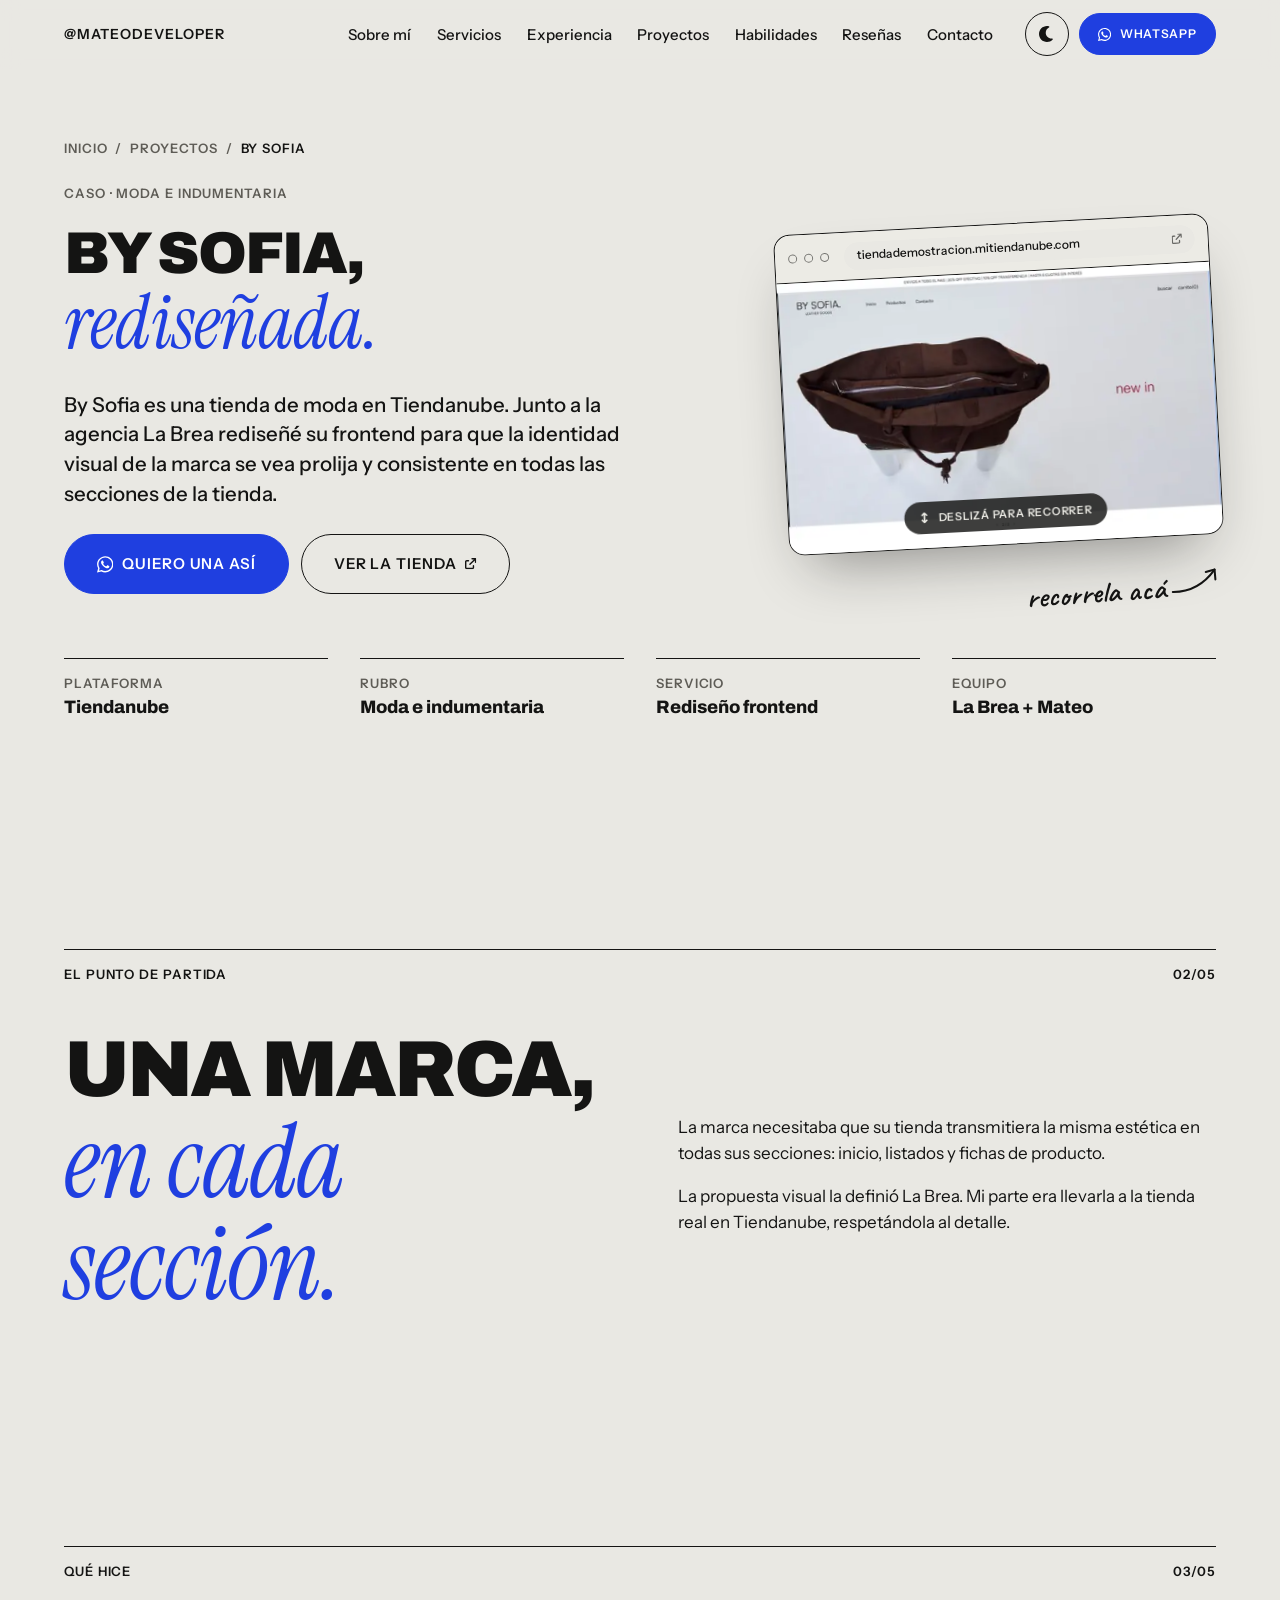
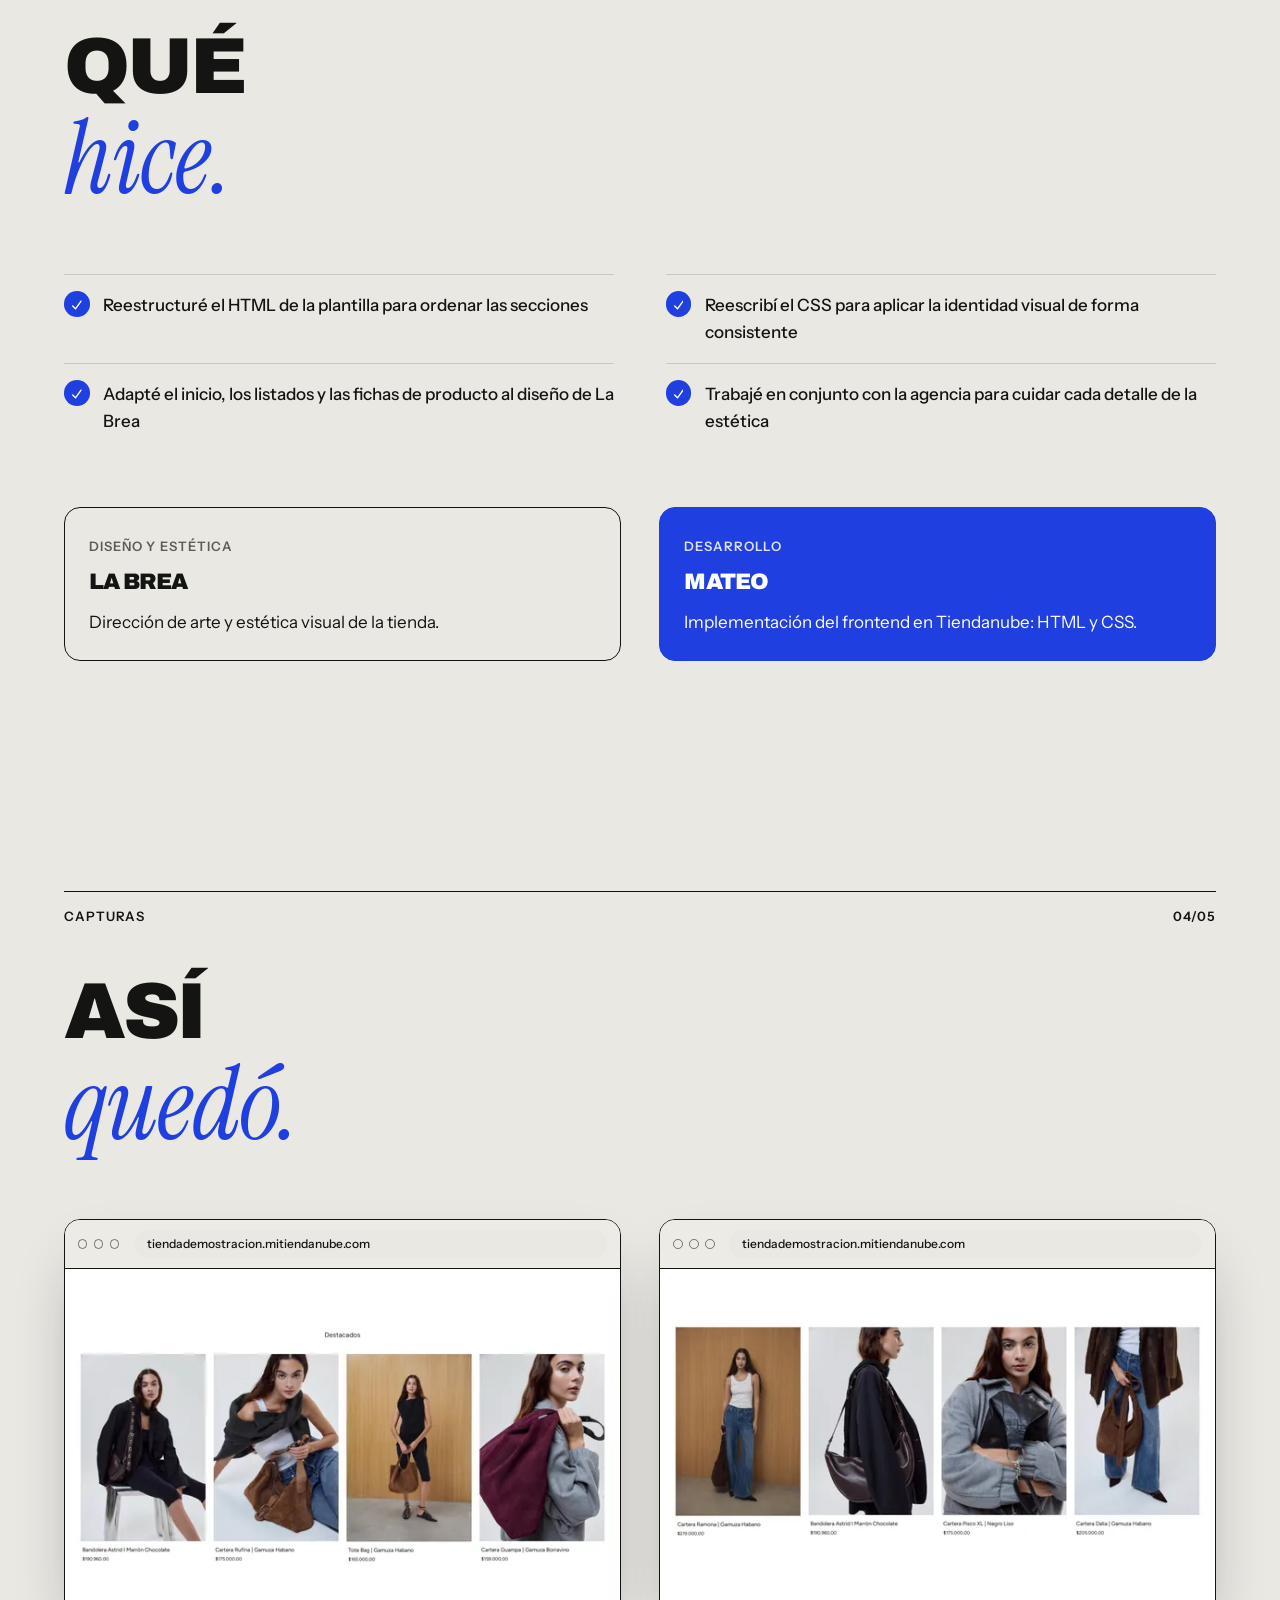
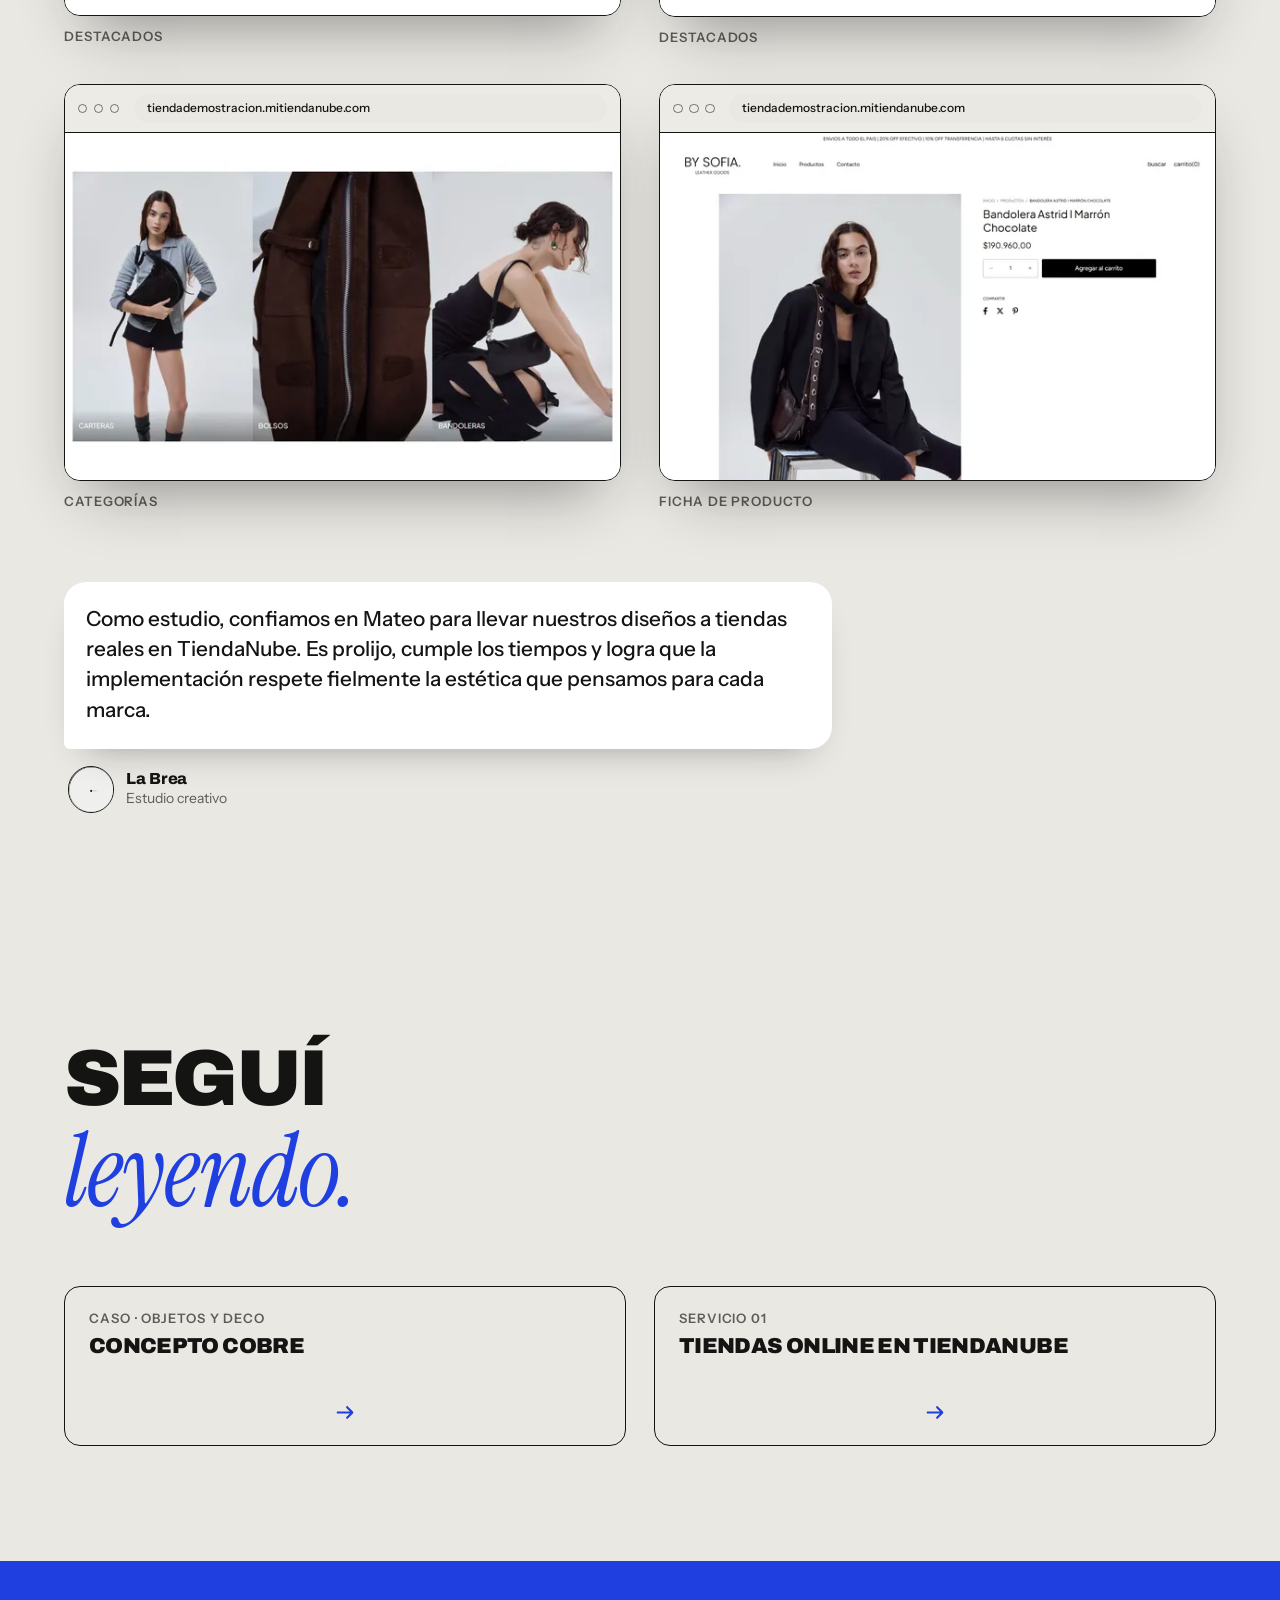
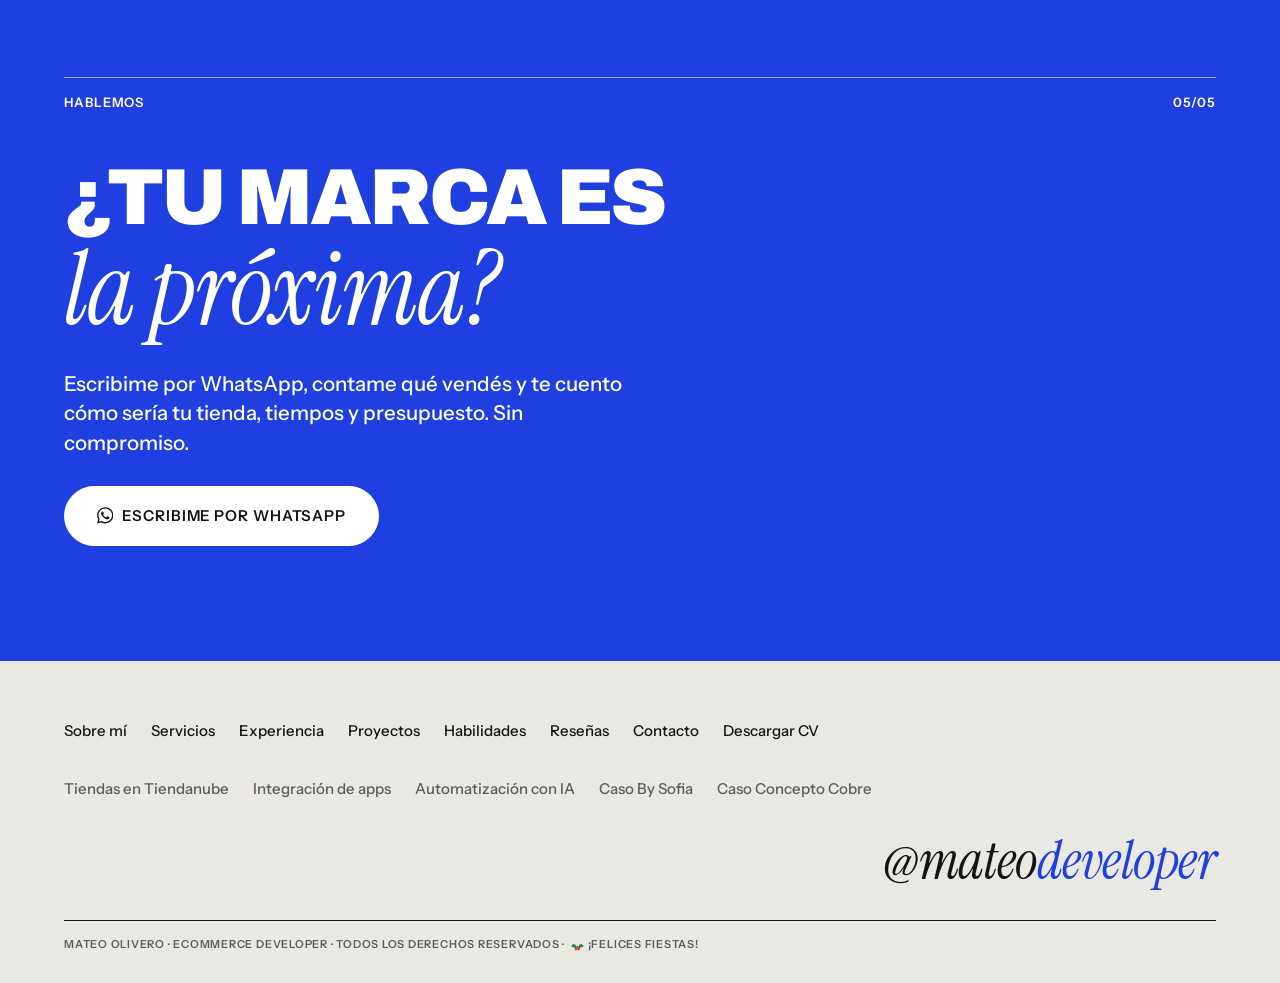
<file: proyectos/by-sofia/index.html>
<!DOCTYPE html>
<html lang="es-AR">
<head>
    <meta charset="UTF-8">
    <meta name="viewport" content="width=device-width, initial-scale=1.0">
    <title>Caso By Sofia · Rediseño de tienda en Tiendanube</title>
    <meta name="description" content="Cómo rediseñé el frontend de By Sofia, tienda de moda en Tiendanube, junto a la agencia La Brea: una identidad visual prolija y consistente en todas las secciones.">
    <meta name="author" content="Mateo Olivero">
    <meta name="robots" content="index, follow, max-image-preview:large">
    <link rel="canonical" href="https://mateodeveloper.com/proyectos/by-sofia/">

    <meta property="og:type" content="website">
    <meta property="og:locale" content="es_AR">
    <meta property="og:site_name" content="@mateodeveloper">
    <meta property="og:title" content="Caso By Sofia · Rediseño de tienda en Tiendanube">
    <meta property="og:description" content="Cómo rediseñé el frontend de By Sofia, tienda de moda en Tiendanube, junto a la agencia La Brea: una identidad visual prolija y consistente en todas las secciones.">
    <meta property="og:url" content="https://mateodeveloper.com/proyectos/by-sofia/">
    <meta property="og:image" content="https://mateodeveloper.com/img/og-image.jpg">
    <meta property="og:image:width" content="1200">
    <meta property="og:image:height" content="630">
    <meta name="twitter:card" content="summary_large_image">

    <script type="application/ld+json">
    {
        "@context": "https://schema.org",
        "@graph": [
            {
                "@type": "Article",
                "@id": "https://mateodeveloper.com/proyectos/by-sofia/#caso",
                "headline": "Caso By Sofia",
                "description": "Cómo rediseñé el frontend de By Sofia, tienda de moda en Tiendanube, junto a la agencia La Brea: una identidad visual prolija y consistente en todas las secciones.",
                "url": "https://mateodeveloper.com/proyectos/by-sofia/",
                "image": "https://mateodeveloper.com/img/proyecto-sofia-banners.webp",
                "inLanguage": "es-AR",
                "datePublished": "2026-11-11",
                "author": {
                    "@id": "https://mateodeveloper.com/#mateo"
                },
                "publisher": {
                    "@id": "https://mateodeveloper.com/#mateo"
                },
                "about": {
                    "@id": "https://mateodeveloper.com/servicios/tiendas-tiendanube/#servicio"
                }
            },
            {
                "@type": "BreadcrumbList",
                "itemListElement": [
                    {
                        "@type": "ListItem",
                        "position": 1,
                        "name": "Inicio",
                        "item": "https://mateodeveloper.com/"
                    },
                    {
                        "@type": "ListItem",
                        "position": 2,
                        "name": "Proyectos",
                        "item": "https://mateodeveloper.com/#projects"
                    },
                    {
                        "@type": "ListItem",
                        "position": 3,
                        "name": "By Sofia",
                        "item": "https://mateodeveloper.com/proyectos/by-sofia/"
                    }
                ]
            }
        ]
    }
    </script>

    <meta name="theme-color" content="#E9E8E3">
    <!-- Aplica el tema guardado antes de pintar (evita el parpadeo claro/oscuro).
         Si cambiás este script, actualizá su hash sha256 en _headers (Content-Security-Policy). -->
    <script id="theme-init">(function(){var t=null;try{t=localStorage.getItem("theme")}catch(e){}if(t!=="light"&&t!=="dark"){t=window.matchMedia&&window.matchMedia("(prefers-color-scheme: dark)").matches?"dark":"light"}document.documentElement.setAttribute("data-theme",t);var m=document.querySelector('meta[name="theme-color"]');if(m)m.setAttribute("content",t==="dark"?"#121211":"#E9E8E3")})();</script>
    <link rel="icon" type="image/svg+xml" href="/img/favicon.svg">
    <link rel="apple-touch-icon" href="/img/apple-touch-icon.png">
    <link rel="preload" href="/fonts/instrument-sans.woff2" as="font" type="font/woff2" crossorigin>
    <link rel="preload" href="/fonts/archivo.woff2" as="font" type="font/woff2" crossorigin>
    <link rel="preload" href="/fonts/instrument-serif-italic.woff2" as="font" type="font/woff2" crossorigin>
    <link rel="stylesheet" href="/css/style.css">
</head>
<body>
    <!-- Íconos: Font Awesome Free 7.0.1 (CC BY 4.0) · https://fontawesome.com/license/free -->
    <svg class="sprite" xmlns="http://www.w3.org/2000/svg" aria-hidden="true" focusable="false">
        <symbol id="i-arrow-down" viewBox="0 0 384 512"><path d="M169.4 502.6c12.5 12.5 32.8 12.5 45.3 0l160-160c12.5-12.5 12.5-32.8 0-45.3s-32.8-12.5-45.3 0L224 402.7 224 32c0-17.7-14.3-32-32-32s-32 14.3-32 32l0 370.7-105.4-105.4c-12.5-12.5-32.8-12.5-45.3 0s-12.5 32.8 0 45.3l160 160z"/></symbol>
        <symbol id="i-arrow-right" viewBox="0 0 512 512"><path d="M502.6 278.6c12.5-12.5 12.5-32.8 0-45.3l-160-160c-12.5-12.5-32.8-12.5-45.3 0s-12.5 32.8 0 45.3L402.7 224 32 224c-17.7 0-32 14.3-32 32s14.3 32 32 32l370.7 0-105.4 105.4c-12.5 12.5-12.5 32.8 0 45.3s32.8 12.5 45.3 0l160-160z"/></symbol>
        <symbol id="i-arrow-up-right-from-square" viewBox="0 0 512 512"><path d="M320 0c-17.7 0-32 14.3-32 32s14.3 32 32 32l82.7 0-201.4 201.4c-12.5 12.5-12.5 32.8 0 45.3s32.8 12.5 45.3 0L448 109.3 448 192c0 17.7 14.3 32 32 32s32-14.3 32-32l0-160c0-17.7-14.3-32-32-32L320 0zM80 96C35.8 96 0 131.8 0 176L0 432c0 44.2 35.8 80 80 80l256 0c44.2 0 80-35.8 80-80l0-80c0-17.7-14.3-32-32-32s-32 14.3-32 32l0 80c0 8.8-7.2 16-16 16L80 448c-8.8 0-16-7.2-16-16l0-256c0-8.8 7.2-16 16-16l80 0c17.7 0 32-14.3 32-32s-14.3-32-32-32L80 96z"/></symbol>
        <symbol id="i-bars" viewBox="0 0 448 512"><path d="M0 96C0 78.3 14.3 64 32 64l384 0c17.7 0 32 14.3 32 32s-14.3 32-32 32L32 128C14.3 128 0 113.7 0 96zM0 256c0-17.7 14.3-32 32-32l384 0c17.7 0 32 14.3 32 32s-14.3 32-32 32L32 288c-17.7 0-32-14.3-32-32zM448 416c0 17.7-14.3 32-32 32L32 448c-17.7 0-32-14.3-32-32s14.3-32 32-32l384 0c17.7 0 32 14.3 32 32z"/></symbol>
        <symbol id="i-cart-shopping" viewBox="0 0 640 512"><path d="M24-16C10.7-16 0-5.3 0 8S10.7 32 24 32l45.3 0c3.9 0 7.2 2.8 7.9 6.6l52.1 286.3c6.2 34.2 36 59.1 70.8 59.1L456 384c13.3 0 24-10.7 24-24s-10.7-24-24-24l-255.9 0c-11.6 0-21.5-8.3-23.6-19.7l-5.1-28.3 303.6 0c30.8 0 57.2-21.9 62.9-52.2L568.9 69.9C572.6 50.2 557.5 32 537.4 32l-412.7 0-.4-2c-4.8-26.6-28-46-55.1-46L24-16zM208 512a48 48 0 1 0 0-96 48 48 0 1 0 0 96zm224 0a48 48 0 1 0 0-96 48 48 0 1 0 0 96z"/></symbol>
        <symbol id="i-check" viewBox="0 0 448 512"><path d="M434.8 70.1c14.3 10.4 17.5 30.4 7.1 44.7l-256 352c-5.5 7.6-14 12.3-23.4 13.1s-18.5-2.7-25.1-9.3l-128-128c-12.5-12.5-12.5-32.8 0-45.3s32.8-12.5 45.3 0l101.5 101.5 234-321.7c10.4-14.3 30.4-17.5 44.7-7.1z"/></symbol>
        <symbol id="i-circle-check" viewBox="0 0 512 512"><path d="M256 512a256 256 0 1 1 0-512 256 256 0 1 1 0 512zM374 145.7c-10.7-7.8-25.7-5.4-33.5 5.3L221.1 315.2 169 263.1c-9.4-9.4-24.6-9.4-33.9 0s-9.4 24.6 0 33.9l72 72c5 5 11.8 7.5 18.8 7s13.4-4.1 17.5-9.8L379.3 179.2c7.8-10.7 5.4-25.7-5.3-33.5z"/></symbol>
        <symbol id="i-css3-alt" viewBox="0 0 384 512"><path d="M0 32L34.9 427.8 192 480 349.1 427.8 384 32 0 32zm313.1 80l-4.8 47.3-115.3 49.3-.3 .1 111.5 0-12.8 146.6-98.2 28.7-98.8-29.2-6.4-73.9 48.9 0 3.2 38.3 52.6 13.3 54.7-15.4 3.7-61.6-166.3-.5 0-.1-.2 .1-3.6-46.3 112.1-46.7 6.5-2.7-122.9 0-5.8-47.3 242.2 0z"/></symbol>
        <symbol id="i-html5" viewBox="0 0 384 512"><path d="M0 32L34.9 427.8 191.5 480 349.1 427.8 384 32 0 32zM308.2 159.9l-183.8 0 4.1 49.4 175.6 0-13.6 148.4-97.9 27 0 .3-1.1 0-98.7-27.3-6-75.8 47.7 0 3.5 38.1 53.5 14.5 53.7-14.5 6-62.2-166.9 0-12.8-145.6 241.1 0-4.4 47.7z"/></symbol>
        <symbol id="i-js" viewBox="0 0 448 512"><path d="M0 32l0 448 448 0 0-448-448 0zM243.8 381.4c0 43.6-25.6 63.5-62.9 63.5-33.7 0-53.2-17.4-63.2-38.5L152 385.7c6.6 11.7 12.6 21.6 27.1 21.6 13.8 0 22.6-5.4 22.6-26.5l0-143.1 42.1 0 0 143.7zm99.6 63.5c-39.1 0-64.4-18.6-76.7-43L301 382.1c9 14.7 20.8 25.6 41.5 25.6 17.4 0 28.6-8.7 28.6-20.8 0-14.4-11.4-19.5-30.7-28l-10.5-4.5c-30.4-12.9-50.5-29.2-50.5-63.5 0-31.6 24.1-55.6 61.6-55.6 26.8 0 46 9.3 59.8 33.7L368 290c-7.2-12.9-15-18-27.1-18-12.3 0-20.1 7.8-20.1 18 0 12.6 7.8 17.7 25.9 25.6l10.5 4.5c35.8 15.3 55.9 31 55.9 66.2 0 37.8-29.8 58.6-69.7 58.6z"/></symbol>
        <symbol id="i-moon" viewBox="0 0 512 512"><path d="M256 0C114.6 0 0 114.6 0 256S114.6 512 256 512c68.8 0 131.3-27.2 177.3-71.4 7.3-7 9.4-17.9 5.3-27.1s-13.7-14.9-23.8-14.1c-4.9 .4-9.8 .6-14.8 .6-101.6 0-184-82.4-184-184 0-72.1 41.5-134.6 102.1-164.8 9.1-4.5 14.3-14.3 13.1-24.4S322.6 8.5 312.7 6.3C294.4 2.2 275.4 0 256 0z"/></symbol>
        <symbol id="i-python" viewBox="0 0 448 512"><path d="M439.8 200.5c-7.7-30.9-22.3-54.2-53.4-54.2l-40.1 0 0 47.4c0 36.8-31.2 67.8-66.8 67.8l-106.8 0c-29.2 0-53.4 25-53.4 54.3l0 101.8c0 29 25.2 46 53.4 54.3 33.8 9.9 66.3 11.7 106.8 0 26.9-7.8 53.4-23.5 53.4-54.3l0-40.7-106.7 0 0-13.6 160.2 0c31.1 0 42.6-21.7 53.4-54.2 11.2-33.5 10.7-65.7 0-108.6zM286.2 444.7a20.4 20.4 0 1 1 0-40.7 20.4 20.4 0 1 1 0 40.7zM167.8 248.1l106.8 0c29.7 0 53.4-24.5 53.4-54.3l0-101.9c0-29-24.4-50.7-53.4-55.6-35.8-5.9-74.7-5.6-106.8 .1-45.2 8-53.4 24.7-53.4 55.6l0 40.7 106.9 0 0 13.6-147 0c-31.1 0-58.3 18.7-66.8 54.2-9.8 40.7-10.2 66.1 0 108.6 7.6 31.6 25.7 54.2 56.8 54.2l36.7 0 0-48.8c0-35.3 30.5-66.4 66.8-66.4zM161.2 64.7a20.4 20.4 0 1 1 0 40.8 20.4 20.4 0 1 1 0-40.8z"/></symbol>
        <symbol id="i-react" viewBox="0 0 512 512"><path d="M418.2 177.2c-5.4-1.8-10.8-3.5-16.2-5.1 .9-3.7 1.7-7.4 2.5-11.1 12.3-59.6 4.2-107.5-23.1-123.3-26.3-15.1-69.2 .6-112.6 38.4-4.3 3.7-8.5 7.6-12.5 11.5-2.7-2.6-5.5-5.2-8.3-7.7-45.5-40.4-91.1-57.4-118.4-41.5-26.2 15.2-34 60.3-23 116.7 1.1 5.6 2.3 11.1 3.7 16.7-6.4 1.8-12.7 3.8-18.6 5.9-53.4 18.5-91.7 47.7-91.7 77.9 0 31.2 40.8 62.5 96.3 81.5 4.5 1.5 9 3 13.6 4.3-1.5 6-2.8 11.9-4 18-10.5 55.5-2.3 99.5 23.9 114.6 27 15.6 72.4-.4 116.6-39.1 3.5-3.1 7-6.3 10.5-9.7 4.4 4.3 9 8.4 13.6 12.4 42.8 36.8 85.1 51.7 111.2 36.6 27-15.6 35.8-62.9 24.4-120.5-.9-4.4-1.9-8.9-3-13.5 3.2-.9 6.3-1.9 9.4-2.9 57.7-19.1 99.5-50 99.5-81.7 0-30.3-39.4-59.7-93.8-78.4zM282.9 92.3c37.2-32.4 71.9-45.1 87.7-36 16.9 9.7 23.4 48.9 12.8 100.4-.7 3.4-1.4 6.7-2.3 10-22.2-5-44.7-8.6-67.3-10.6-13-18.6-27.2-36.4-42.6-53.1 3.9-3.7 7.7-7.2 11.7-10.7zM167.2 307.5c5.1 8.7 10.3 17.4 15.8 25.9-15.6-1.7-31.1-4.2-46.4-7.5 4.4-14.4 9.9-29.3 16.3-44.5 4.6 8.8 9.3 17.5 14.3 26.1zM136.9 187.2c14.4-3.2 29.7-5.8 45.6-7.8-5.3 8.3-10.5 16.8-15.4 25.4-4.9 8.5-9.7 17.2-14.2 26-6.3-14.9-11.6-29.5-16-43.6zm27.4 68.9c6.6-13.8 13.8-27.3 21.4-40.6s15.8-26.2 24.4-38.9c15-1.1 30.3-1.7 45.9-1.7s31 .6 45.9 1.7c8.5 12.6 16.6 25.5 24.3 38.7s14.9 26.7 21.7 40.4c-6.7 13.8-13.9 27.4-21.6 40.8-7.6 13.3-15.7 26.2-24.2 39-14.9 1.1-30.4 1.6-46.1 1.6s-30.9-.5-45.6-1.4c-8.7-12.7-16.9-25.7-24.6-39s-14.8-26.8-21.5-40.6zm180.6 51.2c5.1-8.8 9.9-17.7 14.6-26.7 6.4 14.5 12 29.2 16.9 44.3-15.5 3.5-31.2 6.2-47 8 5.4-8.4 10.5-17 15.5-25.6zm14.4-76.5c-4.7-8.8-9.5-17.6-14.5-26.2-4.9-8.5-10-16.9-15.3-25.2 16.1 2 31.5 4.7 45.9 8-4.6 14.8-10 29.2-16.1 43.4zM256.2 118.3c10.5 11.4 20.4 23.4 29.6 35.8-19.8-.9-39.7-.9-59.5 0 9.8-12.9 19.9-24.9 29.9-35.8zM140.2 57c16.8-9.8 54.1 4.2 93.4 39 2.5 2.2 5 4.6 7.6 7-15.5 16.7-29.8 34.5-42.9 53.1-22.6 2-45 5.5-67.2 10.4-1.3-5.1-2.4-10.3-3.5-15.5-9.4-48.4-3.2-84.9 12.6-94zM115.7 320.6c-4.2-1.2-8.3-2.5-12.4-3.9-21.3-6.7-45.5-17.3-63-31.2-10.1-7-16.9-17.8-18.8-29.9 0-18.3 31.6-41.7 77.2-57.6 5.7-2 11.5-3.8 17.3-5.5 6.8 21.7 15 43 24.5 63.6-9.6 20.9-17.9 42.5-24.8 64.5zm116.6 98c-16.5 15.1-35.6 27.1-56.4 35.3-11.1 5.3-23.9 5.8-35.3 1.3-15.9-9.2-22.5-44.5-13.5-92 1.1-5.6 2.3-11.2 3.7-16.7 22.4 4.8 45 8.1 67.9 9.8 13.2 18.7 27.7 36.6 43.2 53.4-3.2 3.1-6.4 6.1-9.6 8.9zm24.5-24.3c-10.2-11-20.4-23.2-30.3-36.3 9.6 .4 19.5 .6 29.5 .6 10.3 0 20.4-.2 30.4-.7-9.2 12.7-19.1 24.8-29.6 36.4zm130.7 30c-.9 12.2-6.9 23.6-16.5 31.3-15.9 9.2-49.8-2.8-86.4-34.2-4.2-3.6-8.4-7.5-12.7-11.5 15.3-16.9 29.4-34.8 42.2-53.6 22.9-1.9 45.7-5.4 68.2-10.5 1 4.1 1.9 8.2 2.7 12.2 4.9 21.6 5.7 44.1 2.5 66.3zm18.2-107.5c-2.8 .9-5.6 1.8-8.5 2.6-7-21.8-15.6-43.1-25.5-63.8 9.6-20.4 17.7-41.4 24.5-62.9 5.2 1.5 10.2 3.1 15 4.7 46.6 16 79.3 39.8 79.3 58 0 19.6-34.9 44.9-84.8 61.4zM256 301.8a45.8 45.8 0 1 0 0-91.6 45.8 45.8 0 1 0 0 91.6z"/></symbol>
        <symbol id="i-sass" viewBox="0 0 640 512"><path d="M301.8 378.9l0 0zm249.1-87c-20.1 0-40 4.6-58 13.5-5.9-11.9-12-22.3-13-30.1-1.2-9.1-2.5-14.5-1.1-25.3s7.7-26.1 7.6-27.2-1.4-6.6-14.3-6.7-24 2.5-25.3 5.9c-2.3 6.2-4.1 12.6-5.3 19.1-2.3 11.7-25.8 53.5-39.1 75.3-4.4-8.5-8.1-16-8.9-22-1.2-9.1-2.5-14.5-1.1-25.3s7.7-26.1 7.6-27.2-1.4-6.6-14.3-6.7-24 2.5-25.3 5.9-2.7 11.4-5.3 19.1-33.9 77.3-42.1 95.4c-4.2 9.2-7.8 16.6-10.4 21.6-.4 .8-.7 1.3-.9 1.7 .3-.5 .5-1 .5-.8-2.2 4.3-3.5 6.7-3.5 6.7l0 .1c-1.7 3.2-3.6 6.1-4.5 6.1-.6 0-1.9-8.4 .3-19.9 4.7-24.2 15.8-61.8 15.7-63.1-.1-.7 2.1-7.2-7.3-10.7-9.1-3.3-12.4 2.2-13.2 2.2s-1.4 2-1.4 2 10.1-42.4-19.4-42.4c-18.4 0-44 20.2-56.6 38.5-7.9 4.3-25 13.6-43 23.5-6.9 3.8-14 7.7-20.7 11.4-.5-.5-.9-1-1.4-1.5-35.8-38.2-101.9-65.2-99.1-116.5 1-18.7 7.5-67.8 127.1-127.4 98-48.8 176.3-35.4 189.8-5.6 19.4 42.5-41.9 121.6-143.7 133-38.8 4.3-59.2-10.7-64.3-16.3-5.3-5.9-6.1-6.2-8.1-5.1-3.3 1.8-1.2 7 0 10.1 3 7.9 15.5 21.9 36.8 28.9 18.7 6.1 64.2 9.5 119.2-11.8 61.8-23.8 109.9-90.1 95.8-145.6-14.4-56.4-107.9-74.9-196.3-43.5-52.7 18.7-109.7 48.1-150.7 86.4-48.7 45.6-56.5 85.3-53.3 101.9 11.4 58.9 92.6 97.3 125.1 125.7-1.6 .9-3.1 1.7-4.5 2.5-16.3 8.1-78.2 40.5-93.7 74.7-17.5 38.8 2.9 66.6 16.3 70.4 41.8 11.6 84.6-9.3 107.6-43.6s20.2-79.1 9.6-99.5c-.1-.3-.3-.5-.4-.8 4.2-2.5 8.5-5 12.8-7.5 8.3-4.9 16.4-9.4 23.5-13.3-4 10.8-6.9 23.8-8.4 42.6-1.8 22 7.3 50.5 19.1 61.7 5.2 4.9 11.5 5 15.4 5 13.8 0 20-11.4 26.9-25 8.5-16.6 16-35.9 16-35.9s-9.4 52.2 16.3 52.2c9.4 0 18.8-12.1 23-18.3l0 .1s.2-.4 .7-1.2c1-1.5 1.5-2.4 1.5-2.4l0-.3c3.8-6.5 12.1-21.4 24.6-46 16.2-31.8 31.7-71.5 31.7-71.5 1.5 8.7 3.6 17.3 6.2 25.8 2.8 9.5 8.7 19.9 13.4 30-3.8 5.2-6.1 8.2-6.1 8.2 0 .1 0 .1 .1 .2-3 4-6.4 8.3-9.9 12.5-12.8 15.2-28 32.6-30 37.6-2.4 5.9-1.8 10.3 2.8 13.7 3.4 2.6 9.4 3 15.7 2.5 11.5-.8 19.6-3.6 23.5-5.4 7.2-2.6 14-6.1 20.2-10.6 12.5-9.2 20.1-22.4 19.4-39.8-.4-9.6-3.5-19.2-7.3-28.2 1.1-1.6 2.3-3.3 3.4-5 19.8-28.9 35.1-60.6 35.1-60.6 1.5 8.7 3.6 17.3 6.2 25.8 2.4 8.1 7.1 17 11.4 25.7-18.6 15.1-30.1 32.6-34.1 44.1-7.4 21.3-1.6 30.9 9.3 33.1 4.9 1 11.9-1.3 17.1-3.5 7.7-2.6 15-6.3 21.6-11.1 12.5-9.2 24.6-22.1 23.8-39.6-.3-7.9-2.5-15.8-5.4-23.4 15.7-6.6 36.1-10.2 62.1-7.2 55.7 6.5 66.6 41.3 64.5 55.8s-13.8 22.6-17.7 25-5.1 3.3-4.8 5.1c.5 2.6 2.3 2.5 5.6 1.9 4.6-.8 29.2-11.8 30.3-38.7 1.6-34-31.1-71.4-89-71.1l0 0zM121.8 436.6c-18.4 20.1-44.2 27.7-55.3 21.3-11.9-6.9-7.2-36.5 15.5-57.9 13.8-13 31.6-25 43.4-32.4 2.7-1.6 6.6-4 11.4-6.9 .8-.5 1.2-.7 1.2-.7 .9-.6 1.9-1.1 2.9-1.7 8.3 30.4 .3 57.2-19.1 78.3l0 0zm134.4-91.4c-6.4 15.7-19.9 55.7-28.1 53.6-7-1.8-11.3-32.3-1.4-62.3 5-15.1 15.6-33.1 21.9-40.1 10.1-11.3 21.2-14.9 23.8-10.4 3.5 5.9-12.2 49.4-16.2 59.2zm111 53c-2.7 1.4-5.2 2.3-6.4 1.6-.9-.5 1.1-2.4 1.1-2.4s13.9-14.9 19.4-21.7c3.2-4 6.9-8.7 10.9-13.9 0 .5 .1 1 .1 1.6-.1 17.9-17.3 30-25.1 34.8l0 0zm85.6-19.5c-2-1.4-1.7-6.1 5-20.7 2.6-5.7 8.6-15.3 19-24.5 1.2 3.5 1.8 7.1 1.9 10.8-.1 22.5-16.2 30.9-25.9 34.4l0 0z"/></symbol>
        <symbol id="i-star" viewBox="0 0 576 512"><path d="M309.5-18.9c-4.1-8-12.4-13.1-21.4-13.1s-17.3 5.1-21.4 13.1L193.1 125.3 33.2 150.7c-8.9 1.4-16.3 7.7-19.1 16.3s-.5 18 5.8 24.4l114.4 114.5-25.2 159.9c-1.4 8.9 2.3 17.9 9.6 23.2s16.9 6.1 25 2L288.1 417.6 432.4 491c8 4.1 17.7 3.3 25-2s11-14.2 9.6-23.2L441.7 305.9 556.1 191.4c6.4-6.4 8.6-15.8 5.8-24.4s-10.1-14.9-19.1-16.3L383 125.3 309.5-18.9z"/></symbol>
        <symbol id="i-sun" viewBox="0 0 576 512"><path d="M178.2-10.1c7.4-3.1 15.8-2.2 22.5 2.2l87.8 58.2 87.8-58.2c6.7-4.4 15.1-5.2 22.5-2.2S411.4-.5 413 7.3l20.9 103.2 103.2 20.9c7.8 1.6 14.4 7 17.4 14.3s2.2 15.8-2.2 22.5l-58.2 87.8 58.2 87.8c4.4 6.7 5.2 15.1 2.2 22.5s-9.6 12.8-17.4 14.3L433.8 401.4 413 504.7c-1.6 7.8-7 14.4-14.3 17.4s-15.8 2.2-22.5-2.2l-87.8-58.2-87.8 58.2c-6.7 4.4-15.1 5.2-22.5 2.2s-12.8-9.6-14.3-17.4L143 401.4 39.7 380.5c-7.8-1.6-14.4-7-17.4-14.3s-2.2-15.8 2.2-22.5L82.7 256 24.5 168.2c-4.4-6.7-5.2-15.1-2.2-22.5s9.6-12.8 17.4-14.3L143 110.6 163.9 7.3c1.6-7.8 7-14.4 14.3-17.4zM207.6 256a80.4 80.4 0 1 1 160.8 0 80.4 80.4 0 1 1 -160.8 0zm208.8 0a128.4 128.4 0 1 0 -256.8 0 128.4 128.4 0 1 0 256.8 0z"/></symbol>
        <symbol id="i-tag" viewBox="0 0 512 512"><path d="M32.5 96l0 149.5c0 17 6.7 33.3 18.7 45.3l192 192c25 25 65.5 25 90.5 0L483.2 333.3c25-25 25-65.5 0-90.5l-192-192C279.2 38.7 263 32 246 32L96.5 32c-35.3 0-64 28.7-64 64zm112 16a32 32 0 1 1 0 64 32 32 0 1 1 0-64z"/></symbol>
        <symbol id="i-user" viewBox="0 0 448 512"><path d="M224 248a120 120 0 1 0 0-240 120 120 0 1 0 0 240zm-29.7 56C95.8 304 16 383.8 16 482.3 16 498.7 29.3 512 45.7 512l356.6 0c16.4 0 29.7-13.3 29.7-29.7 0-98.5-79.8-178.3-178.3-178.3l-59.4 0z"/></symbol>
        <symbol id="i-whatsapp" viewBox="0 0 448 512"><path d="M380.9 97.1c-41.9-42-97.7-65.1-157-65.1-122.4 0-222 99.6-222 222 0 39.1 10.2 77.3 29.6 111L0 480 117.7 449.1c32.4 17.7 68.9 27 106.1 27l.1 0c122.3 0 224.1-99.6 224.1-222 0-59.3-25.2-115-67.1-157zm-157 341.6c-33.2 0-65.7-8.9-94-25.7l-6.7-4-69.8 18.3 18.6-68.1-4.4-7c-18.5-29.4-28.2-63.3-28.2-98.2 0-101.7 82.8-184.5 184.6-184.5 49.3 0 95.6 19.2 130.4 54.1s56.2 81.2 56.1 130.5c0 101.8-84.9 184.6-186.6 184.6zM325.1 300.5c-5.5-2.8-32.8-16.2-37.9-18-5.1-1.9-8.8-2.8-12.5 2.8s-14.3 18-17.6 21.8c-3.2 3.7-6.5 4.2-12 1.4-32.6-16.3-54-29.1-75.5-66-5.7-9.8 5.7-9.1 16.3-30.3 1.8-3.7 .9-6.9-.5-9.7s-12.5-30.1-17.1-41.2c-4.5-10.8-9.1-9.3-12.5-9.5-3.2-.2-6.9-.2-10.6-.2s-9.7 1.4-14.8 6.9c-5.1 5.6-19.4 19-19.4 46.3s19.9 53.7 22.6 57.4c2.8 3.7 39.1 59.7 94.8 83.8 35.2 15.2 49 16.5 66.6 13.9 10.7-1.6 32.8-13.4 37.4-26.4s4.6-24.1 3.2-26.4c-1.3-2.5-5-3.9-10.5-6.6z"/></symbol>
        <symbol id="i-xmark" viewBox="0 0 384 512"><path d="M55.1 73.4c-12.5-12.5-32.8-12.5-45.3 0s-12.5 32.8 0 45.3L147.2 256 9.9 393.4c-12.5 12.5-12.5 32.8 0 45.3s32.8 12.5 45.3 0L192.5 301.3 329.9 438.6c12.5 12.5 32.8 12.5 45.3 0s12.5-32.8 0-45.3L237.8 256 375.1 118.6c12.5-12.5 12.5-32.8 0-45.3s-32.8-12.5-45.3 0L192.5 210.7 55.1 73.4z"/></symbol>
    </svg>

    <header class="topbar" id="topbar">
        <div class="inner topbar-inner">
            <a href="/" class="handle label" translate="no">@mateodeveloper</a>

            <nav aria-label="Principal">
                <ul class="nav-links" id="nav-links">
                    <li><a href="/#about">Sobre mí</a></li>
                    <li><a href="/#services">Servicios</a></li>
                    <li><a href="/#experience">Experiencia</a></li>
                    <li><a href="/#projects">Proyectos</a></li>
                    <li><a href="/#skills">Habilidades</a></li>
                    <li><a href="/#reviews">Reseñas</a></li>
                    <li><a href="/#contact">Contacto</a></li>
                </ul>
            </nav>

            <div class="topbar-actions">
                <button type="button" class="theme-toggle" id="theme-toggle" aria-label="Activar modo oscuro">
                    <svg class="icon icon-moon" viewBox="0 0 512 512" aria-hidden="true"><use href="#i-moon"></use></svg>
                    <svg class="icon icon-sun" viewBox="0 0 576 512" aria-hidden="true"><use href="#i-sun"></use></svg>
                </button>

                <a href="https://wa.me/5493533688621" data-wa="Hola Mateo! Vengo de tu web y quiero consultarte por una tienda." target="_blank" rel="noopener" class="btn btn-cobalt btn-sm topbar-cta" aria-label="Escribime por WhatsApp">
                    <svg class="icon icon-whatsapp" viewBox="0 0 448 512" aria-hidden="true"><use href="#i-whatsapp"></use></svg><span>WhatsApp</span>
                </a>

                <button type="button" class="menu-toggle" id="menu-icon" aria-label="Abrir menú" aria-controls="nav-links" aria-expanded="false">
                    <svg class="icon icon-bars" viewBox="0 0 448 512" aria-hidden="true"><use href="#i-bars"></use></svg>
                </button>
            </div>
        </div>
    </header>

    <main>

        <section class="section page-hero">
            <div class="inner">
                <nav class="breadcrumb label" aria-label="Ruta"><a href="/">Inicio</a> <span aria-hidden="true">/</span> <a href="/#projects">Proyectos</a> <span aria-hidden="true">/</span> <span aria-current="page">By Sofia</span></nav>
                <div class="page-hero-grid">
                    <div class="page-hero-text">
                        <p class="label hero-kicker">Caso · Moda e indumentaria</p>
                        <h1 class="headline headline--hero"><span translate="no">By Sofia,</span> <span class="accent">rediseñada.</span></h1>
                        <p class="lead">By Sofia es una tienda de moda en <span translate="no">Tiendanube</span>. Junto a la agencia <span translate="no">La Brea</span> rediseñé su frontend para que la identidad visual de la marca se vea prolija y consistente en todas las secciones de la tienda.</p>
                        <div class="btn-group">
                            <a href="https://wa.me/5493533688621?text=Hola%20Mateo%21%20Vi%20el%20caso%20By%20Sofia%20y%20quiero%20algo%20as%C3%AD%20para%20mi%20marca." data-wa="Hola Mateo! Vi el caso By Sofia y quiero algo así para mi marca." target="_blank" rel="noopener" class="btn btn-cobalt btn-lg"><svg class="icon icon-whatsapp" viewBox="0 0 448 512" aria-hidden="true"><use href="#i-whatsapp"></use></svg> Quiero una así</a>
                            <a href="https://tiendademostracion.mitiendanube.com/" target="_blank" rel="noopener" class="btn btn-outline btn-lg">Ver la tienda <svg class="icon icon-arrow-up-right-from-square" viewBox="0 0 512 512" aria-hidden="true"><use href="#i-arrow-up-right-from-square"></use></svg></a>
                        </div>
                    </div>
                    <div class="page-hero-visual">
                        <div class="browser">
                            <div class="window-bar">
                                <span class="dot"></span><span class="dot"></span><span class="dot"></span>
                                <a class="browser-url" href="https://tiendademostracion.mitiendanube.com/" target="_blank" rel="noopener" translate="no" title="Abrir By Sofia en una pestaña nueva">tiendademostracion.mitiendanube.com <svg class="icon icon-arrow-up-right-from-square" viewBox="0 0 512 512" aria-hidden="true"><use href="#i-arrow-up-right-from-square"></use></svg></a>
                            </div>
                            <div class="site-preview" tabindex="0" role="region" aria-label="Vista previa desplazable de la página de inicio de By Sofia">
                                <img src="/img/preview-bysofia-600.webp" srcset="/img/preview-bysofia-600.webp 600w, /img/preview-bysofia.webp 1200w" sizes="(min-width: 900px) 520px, 92vw" width="600" height="1636" alt="Página de inicio completa de By Sofia" fetchpriority="high" decoding="async">
                            </div>
                            <span class="preview-hint" aria-hidden="true">Deslizá para recorrer</span>
                        </div>
                        <p class="hand-note hand-note--page" aria-hidden="true">recorrela acá<svg class="hand-arrow" viewBox="0 0 80 60" fill="none"><path d="M8 8C30 12 50 26 62 52"/><path d="M50 46l12 6 4-14"/></svg></p>
                    </div>
                </div>
                <div class="case-facts">
                    <div class="fact"><span class="label">Plataforma</span><strong>Tiendanube</strong></div>
                    <div class="fact"><span class="label">Rubro</span><strong>Moda e indumentaria</strong></div>
                    <div class="fact"><span class="label">Servicio</span><strong>Rediseño frontend</strong></div>
                    <div class="fact"><span class="label">Equipo</span><strong>La Brea + Mateo</strong></div>
                </div>
            </div>
        </section>
        <section class="section">
            <div class="inner">
                <div class="section-bar reveal">
                    <span class="label">El punto de partida</span>
                    <span class="label">02/05</span>
                </div>
                <div class="split">
                    <div class="reveal">
                        <h2 class="headline">Una marca, <span class="accent">en cada sección.</span></h2>
                    </div>
                    <div class="prose reveal">
                        <p>La marca necesitaba que su tienda transmitiera la misma estética en todas sus secciones: inicio, listados y fichas de producto.</p><p>La propuesta visual la definió <span translate="no">La Brea</span>. Mi parte era llevarla a la tienda real en <span translate="no">Tiendanube</span>, respetándola al detalle.</p>
                    </div>
                </div>
            </div>
        </section>
        <section class="section">
            <div class="inner">
                <div class="section-bar reveal">
                    <span class="label">Qué hice</span>
                    <span class="label">03/05</span>
                </div>
                <div class="section-head reveal">
                    <h2 class="headline">Qué <span class="accent">hice.</span></h2>
                </div>
                <ul class="checklist stagger">
                    <li><span class="check"><svg class="icon icon-check" viewBox="0 0 448 512" aria-hidden="true"><use href="#i-check"></use></svg></span>Reestructuré el HTML de la plantilla para ordenar las secciones</li>
                    <li><span class="check"><svg class="icon icon-check" viewBox="0 0 448 512" aria-hidden="true"><use href="#i-check"></use></svg></span>Reescribí el CSS para aplicar la identidad visual de forma consistente</li>
                    <li><span class="check"><svg class="icon icon-check" viewBox="0 0 448 512" aria-hidden="true"><use href="#i-check"></use></svg></span>Adapté el inicio, los listados y las fichas de producto al diseño de La Brea</li>
                    <li><span class="check"><svg class="icon icon-check" viewBox="0 0 448 512" aria-hidden="true"><use href="#i-check"></use></svg></span>Trabajé en conjunto con la agencia para cuidar cada detalle de la estética</li>
                </ul>
                <div class="roles stagger">
                    <div class="role reveal"><span class="label">Diseño y estética</span><h3 translate="no">La Brea</h3><p>Dirección de arte y estética visual de la tienda.</p></div>
                    <div class="role role--me reveal"><span class="label">Desarrollo</span><h3>Mateo</h3><p>Implementación del frontend en <span translate="no">Tiendanube</span>: HTML y CSS.</p></div>
                </div>
            </div>
        </section>
        <section class="section">
            <div class="inner">
                <div class="section-bar reveal">
                    <span class="label">Capturas</span>
                    <span class="label">04/05</span>
                </div>
                <div class="section-head reveal">
                    <h2 class="headline">Así <span class="accent">quedó.</span></h2>
                </div>
                <div class="gallery">
                    <figure class="reveal">
                        <div class="browser">
                            <div class="window-bar">
                                <span class="dot"></span><span class="dot"></span><span class="dot"></span>
                                <span class="browser-url" translate="no">tiendademostracion.mitiendanube.com</span>
                            </div>
                            <img src="/img/proyecto-sofia-destacados-1-600.webp" srcset="/img/proyecto-sofia-destacados-1-600.webp 600w, /img/proyecto-sofia-destacados-1.webp 1200w" sizes="(min-width: 900px) 560px, 92vw" width="600" height="375" alt="Productos destacados de By Sofia, primera fila" loading="lazy">
                        </div>
                        <figcaption class="label">Destacados</figcaption>
                    </figure>
                    <figure class="reveal">
                        <div class="browser">
                            <div class="window-bar">
                                <span class="dot"></span><span class="dot"></span><span class="dot"></span>
                                <span class="browser-url" translate="no">tiendademostracion.mitiendanube.com</span>
                            </div>
                            <img src="/img/proyecto-sofia-destacados-2-600.webp" srcset="/img/proyecto-sofia-destacados-2-600.webp 600w, /img/proyecto-sofia-destacados-2.webp 1200w" sizes="(min-width: 900px) 560px, 92vw" width="600" height="375" alt="Productos destacados de By Sofia, segunda fila" loading="lazy">
                        </div>
                        <figcaption class="label">Destacados</figcaption>
                    </figure>
                    <figure class="reveal">
                        <div class="browser">
                            <div class="window-bar">
                                <span class="dot"></span><span class="dot"></span><span class="dot"></span>
                                <span class="browser-url" translate="no">tiendademostracion.mitiendanube.com</span>
                            </div>
                            <img src="/img/proyecto-sofia-banners-600.webp" srcset="/img/proyecto-sofia-banners-600.webp 600w, /img/proyecto-sofia-banners.webp 1200w" sizes="(min-width: 900px) 560px, 92vw" width="600" height="375" alt="Banners de categorías: carteras, bolsos y bandoleras" loading="lazy">
                        </div>
                        <figcaption class="label">Categorías</figcaption>
                    </figure>
                    <figure class="reveal">
                        <div class="browser">
                            <div class="window-bar">
                                <span class="dot"></span><span class="dot"></span><span class="dot"></span>
                                <span class="browser-url" translate="no">tiendademostracion.mitiendanube.com</span>
                            </div>
                            <img src="/img/proyecto-sofia-producto-600.webp" srcset="/img/proyecto-sofia-producto-600.webp 600w, /img/proyecto-sofia-producto.webp 1200w" sizes="(min-width: 900px) 560px, 92vw" width="600" height="375" alt="Ficha de producto de una bandolera en By Sofia" loading="lazy">
                        </div>
                        <figcaption class="label">Ficha de producto</figcaption>
                    </figure>
                </div>
                <figure class="review quote reveal">
                    <blockquote class="bubble">
                        <p>Como estudio, confiamos en Mateo para llevar nuestros diseños a tiendas reales en <span translate="no">TiendaNube</span>. Es prolijo, cumple los tiempos y logra que la implementación respete fielmente la estética que pensamos para cada marca.</p>
                    </blockquote>
                    <figcaption class="review-author">
                        <img src="/img/resena-la-brea-logo.webp" alt="" class="review-avatar" width="160" height="160" loading="lazy">
                        <span><strong translate="no">La Brea</strong><span>Estudio creativo</span></span>
                    </figcaption>
                </figure>
            </div>
        </section>
        <section class="section">
            <div class="inner">
                <div class="section-head reveal">
                    <h2 class="headline">Seguí <span class="accent">leyendo.</span></h2>
                </div>
                <div class="link-cards stagger">
                    <a href="/proyectos/concepto-cobre/" class="link-card">
                        <span class="label">Caso · Objetos y deco</span>
                        <strong>Concepto Cobre</strong>
                        <svg class="icon icon-arrow-right" viewBox="0 0 512 512" aria-hidden="true"><use href="#i-arrow-right"></use></svg>
                    </a>
                    <a href="/servicios/tiendas-tiendanube/" class="link-card">
                        <span class="label">Servicio 01</span>
                        <strong>Tiendas online en Tiendanube</strong>
                        <svg class="icon icon-arrow-right" viewBox="0 0 512 512" aria-hidden="true"><use href="#i-arrow-right"></use></svg>
                    </a>
                </div>
            </div>
        </section>
        <section class="section section--cobalt" id="contact">
            <div class="inner">
                <div class="section-bar reveal">
                    <span class="label">Hablemos</span>
                    <span class="label">05/05</span>
                </div>
                <div class="contact-copy reveal">
                    <h2 class="headline">¿Tu marca es <span class="accent">la próxima?</span></h2>
                    <p class="lead">Escribime por WhatsApp, contame qué vendés y te cuento cómo sería tu tienda, tiempos y presupuesto. Sin compromiso.</p>
                    <div class="btn-group">
                        <a href="https://wa.me/5493533688621?text=Hola%20Mateo%21%20Vi%20el%20caso%20By%20Sofia%20y%20quiero%20algo%20as%C3%AD%20para%20mi%20marca." data-wa="Hola Mateo! Vi el caso By Sofia y quiero algo así para mi marca." target="_blank" rel="noopener" class="btn btn-light btn-lg"><svg class="icon icon-whatsapp" viewBox="0 0 448 512" aria-hidden="true"><use href="#i-whatsapp"></use></svg> Escribime por WhatsApp</a>
                    </div>
                </div>
            </div>
        </section>
    </main>

    <footer class="footer">
        <div class="inner footer-inner">
            <ul class="footer-links">
                <li><a href="/#about">Sobre mí</a></li>
                <li><a href="/#services">Servicios</a></li>
                <li><a href="/#experience">Experiencia</a></li>
                <li><a href="/#projects">Proyectos</a></li>
                <li><a href="/#skills">Habilidades</a></li>
                <li><a href="/#reviews">Reseñas</a></li>
                <li><a href="/#contact">Contacto</a></li>
                <li><a href="/docs/cv-mateo-olivero.pdf" download="cv-mateo-olivero.pdf" target="_blank">Descargar CV</a></li>
            </ul>
            <ul class="footer-links footer-links--secondary">
                <li><a href="/servicios/tiendas-tiendanube/">Tiendas en Tiendanube</a></li>
                <li><a href="/servicios/integraciones/">Integración de apps</a></li>
                <li><a href="/servicios/automatizacion-ia/">Automatización con IA</a></li>
                <li><a href="/proyectos/by-sofia/">Caso By Sofia</a></li>
                <li><a href="/proyectos/concepto-cobre/">Caso Concepto Cobre</a></li>
            </ul>

            <p class="signature" translate="no">@mateo<span>developer</span></p>
        </div>
        <div class="inner">
            <p class="copyright label">Mateo Olivero · Ecommerce Developer · Todos los derechos reservados<span class="xmas"> ·<svg class="xmas xmas-holly" viewBox="0 0 32 20" aria-hidden="true"><path class="leaf" d="M15 13C11 13 6 12 2 8c3 0 4-2 4-4 2 2 5 2 6 1 0 3 1 6 3 8Z"/><path class="leaf" d="M17 13c4 0 9-1 13-5-3 0-4-2-4-4-2 2-5 2-6 1 0 3-1 6-3 8Z"/><circle class="berry" cx="13" cy="15" r="3"/><circle class="berry" cx="19" cy="15" r="3"/><circle class="berry" cx="16" cy="11" r="3"/></svg>¡Felices fiestas!</span></p>
        </div>
    </footer>

    <a href="https://wa.me/5493533688621" data-wa="Hola Mateo! Vengo de tu web y quiero consultarte por una tienda." target="_blank" rel="noopener" class="wa-float" id="wa-float" aria-label="Escribime por WhatsApp">
        <svg class="icon icon-whatsapp" viewBox="0 0 448 512" aria-hidden="true"><use href="#i-whatsapp"></use></svg><span>Escribime</span>
    </a>

    <script src="/js/script.js"></script>
</body>
</html>
</file>
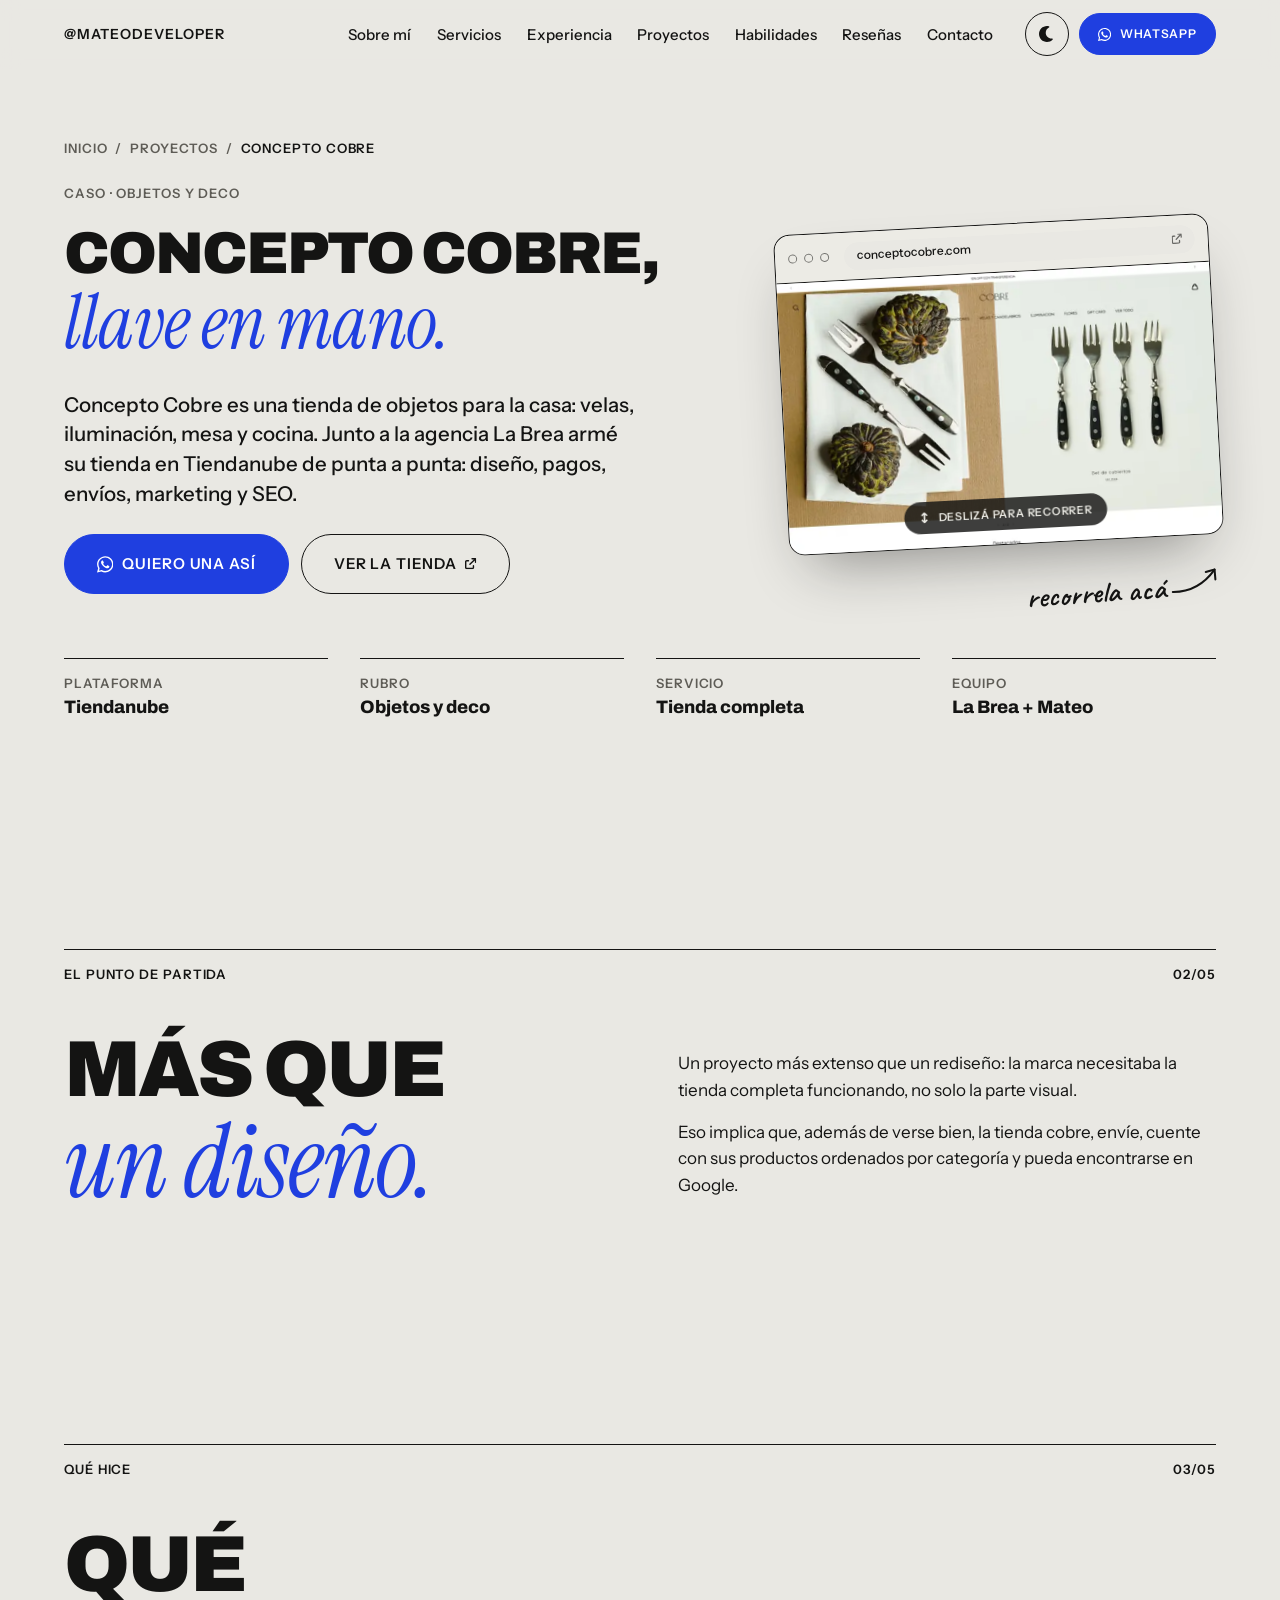
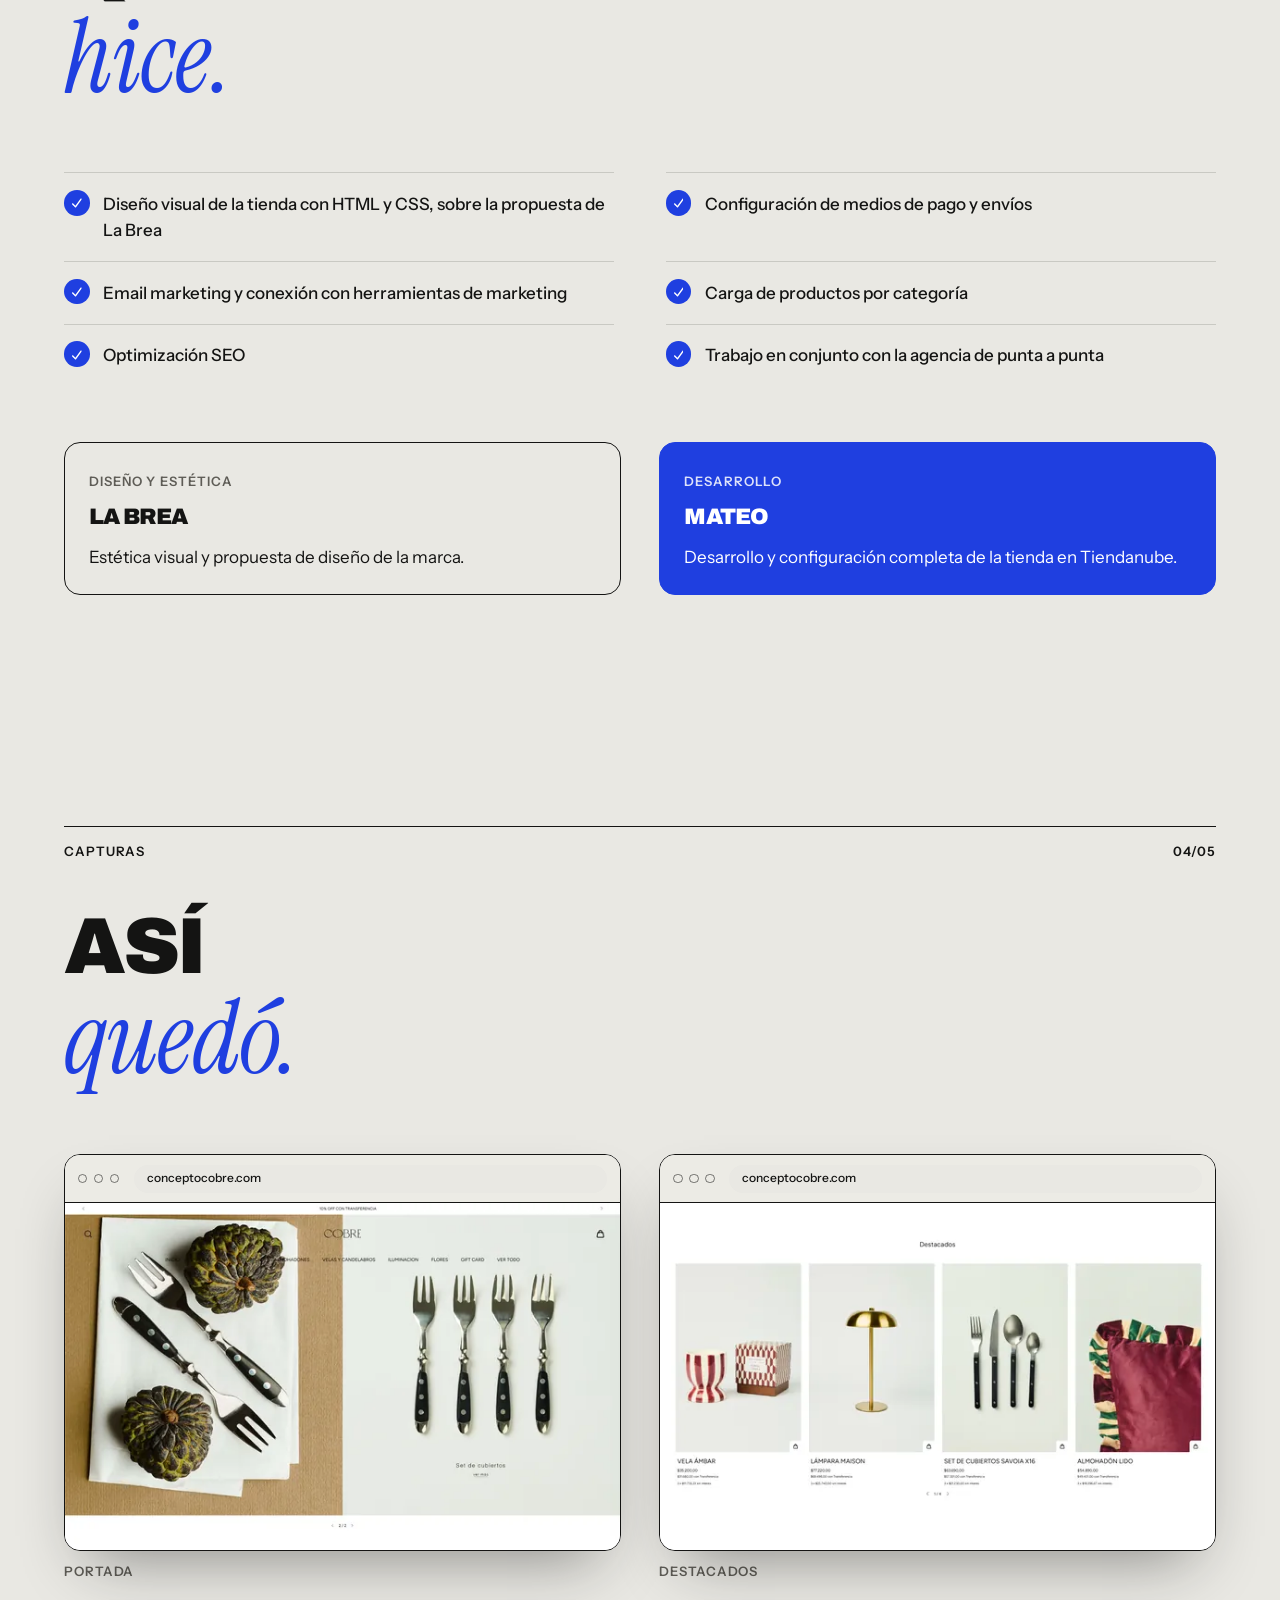
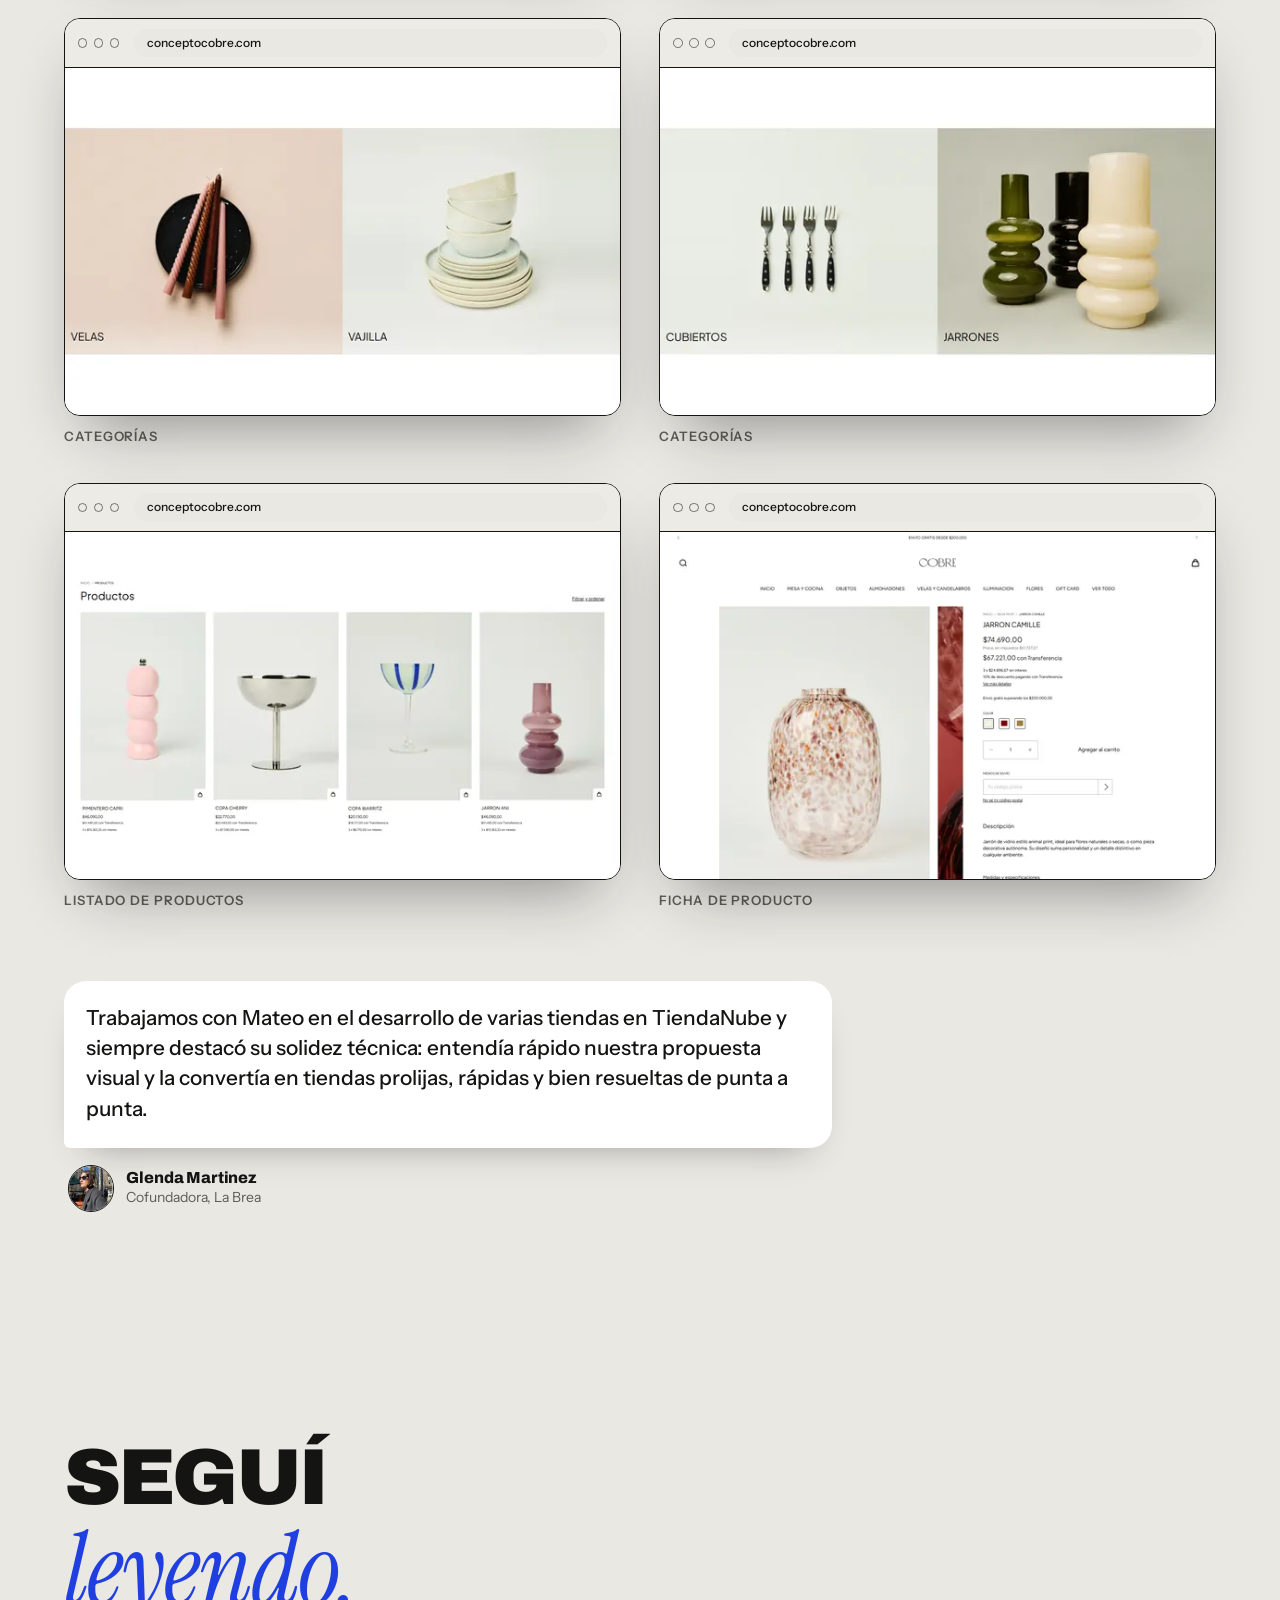
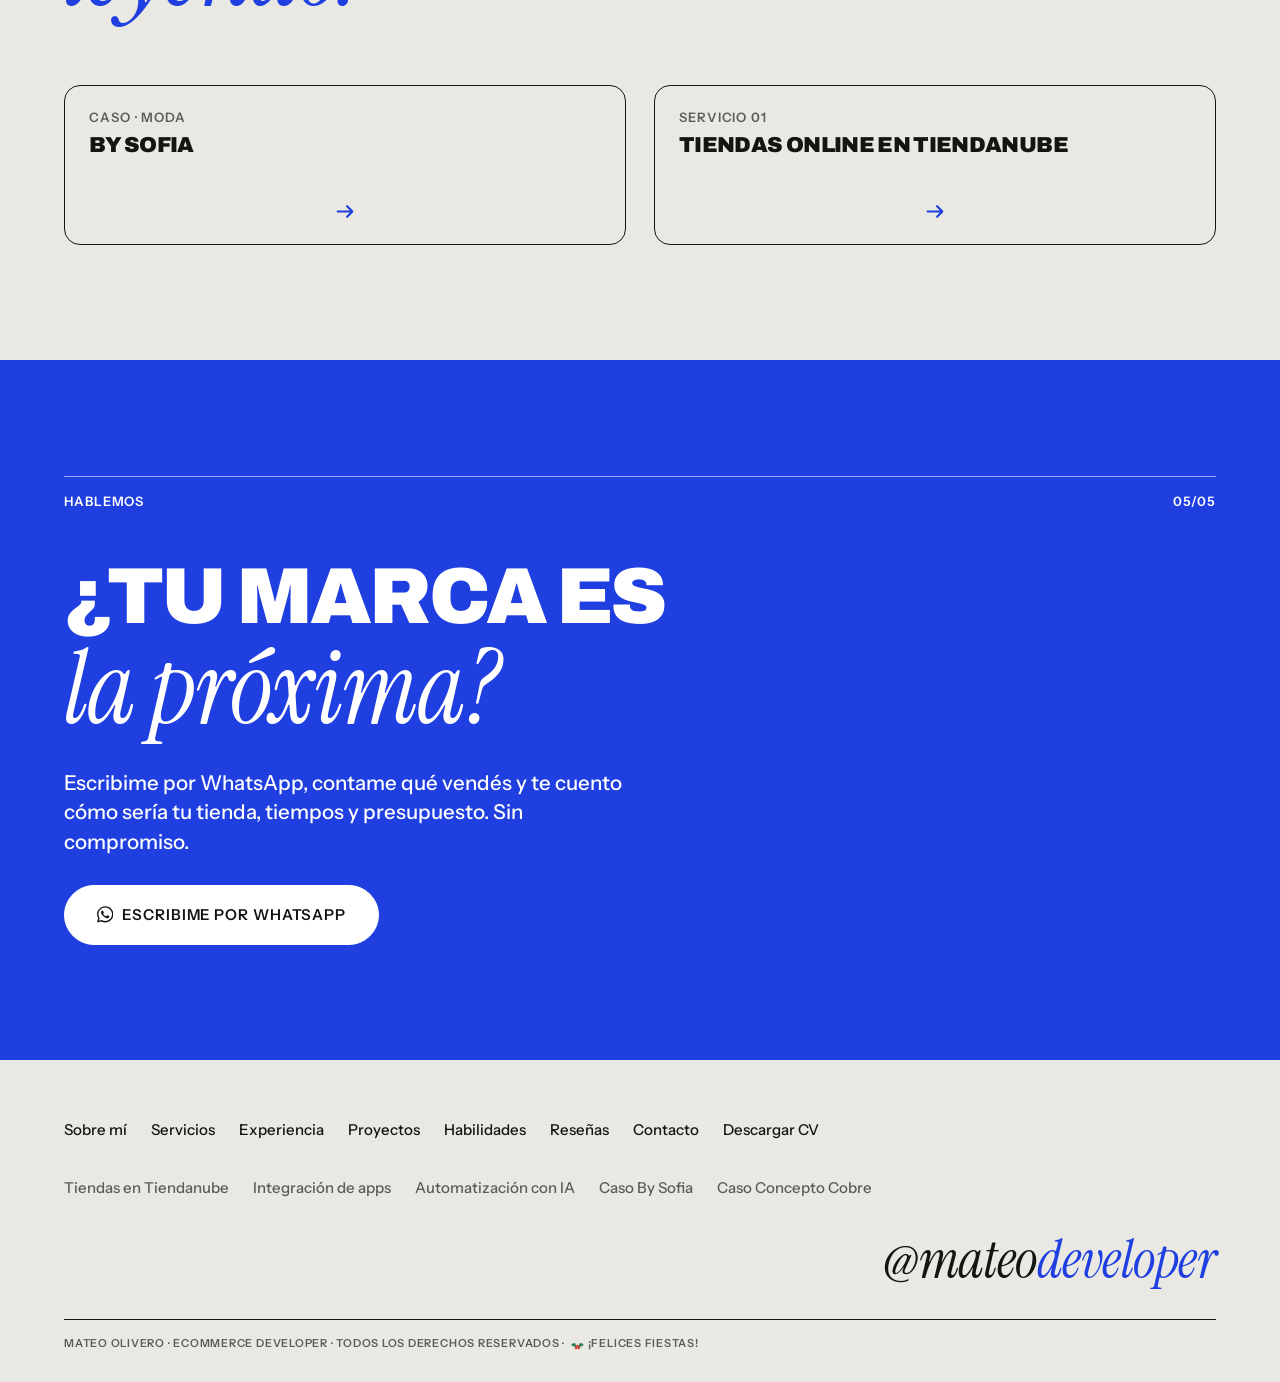
<file: proyectos/concepto-cobre/index.html>
<!DOCTYPE html>
<html lang="es-AR">
<head>
    <meta charset="UTF-8">
    <meta name="viewport" content="width=device-width, initial-scale=1.0">
    <title>Caso Concepto Cobre · Tienda completa en Tiendanube</title>
    <meta name="description" content="Cómo armé de punta a punta la tienda de Concepto Cobre en Tiendanube junto a La Brea: diseño, pagos, envíos, email marketing, carga de productos y SEO.">
    <meta name="author" content="Mateo Olivero">
    <meta name="robots" content="index, follow, max-image-preview:large">
    <link rel="canonical" href="https://mateodeveloper.com/proyectos/concepto-cobre/">

    <meta property="og:type" content="website">
    <meta property="og:locale" content="es_AR">
    <meta property="og:site_name" content="@mateodeveloper">
    <meta property="og:title" content="Caso Concepto Cobre · Tienda completa en Tiendanube">
    <meta property="og:description" content="Cómo armé de punta a punta la tienda de Concepto Cobre en Tiendanube junto a La Brea: diseño, pagos, envíos, email marketing, carga de productos y SEO.">
    <meta property="og:url" content="https://mateodeveloper.com/proyectos/concepto-cobre/">
    <meta property="og:image" content="https://mateodeveloper.com/img/og-image.jpg">
    <meta property="og:image:width" content="1200">
    <meta property="og:image:height" content="630">
    <meta name="twitter:card" content="summary_large_image">

    <script type="application/ld+json">
    {
        "@context": "https://schema.org",
        "@graph": [
            {
                "@type": "Article",
                "@id": "https://mateodeveloper.com/proyectos/concepto-cobre/#caso",
                "headline": "Caso Concepto Cobre",
                "description": "Cómo armé de punta a punta la tienda de Concepto Cobre en Tiendanube junto a La Brea: diseño, pagos, envíos, email marketing, carga de productos y SEO.",
                "url": "https://mateodeveloper.com/proyectos/concepto-cobre/",
                "image": "https://mateodeveloper.com/img/proyecto-cobre-hero.webp",
                "inLanguage": "es-AR",
                "datePublished": "2026-11-11",
                "author": {
                    "@id": "https://mateodeveloper.com/#mateo"
                },
                "publisher": {
                    "@id": "https://mateodeveloper.com/#mateo"
                },
                "about": {
                    "@id": "https://mateodeveloper.com/servicios/tiendas-tiendanube/#servicio"
                }
            },
            {
                "@type": "BreadcrumbList",
                "itemListElement": [
                    {
                        "@type": "ListItem",
                        "position": 1,
                        "name": "Inicio",
                        "item": "https://mateodeveloper.com/"
                    },
                    {
                        "@type": "ListItem",
                        "position": 2,
                        "name": "Proyectos",
                        "item": "https://mateodeveloper.com/#projects"
                    },
                    {
                        "@type": "ListItem",
                        "position": 3,
                        "name": "Concepto Cobre",
                        "item": "https://mateodeveloper.com/proyectos/concepto-cobre/"
                    }
                ]
            }
        ]
    }
    </script>

    <meta name="theme-color" content="#E9E8E3">
    <!-- Aplica el tema guardado antes de pintar (evita el parpadeo claro/oscuro).
         Si cambiás este script, actualizá su hash sha256 en _headers (Content-Security-Policy). -->
    <script id="theme-init">(function(){var t=null;try{t=localStorage.getItem("theme")}catch(e){}if(t!=="light"&&t!=="dark"){t=window.matchMedia&&window.matchMedia("(prefers-color-scheme: dark)").matches?"dark":"light"}document.documentElement.setAttribute("data-theme",t);var m=document.querySelector('meta[name="theme-color"]');if(m)m.setAttribute("content",t==="dark"?"#121211":"#E9E8E3")})();</script>
    <link rel="icon" type="image/svg+xml" href="/img/favicon.svg">
    <link rel="apple-touch-icon" href="/img/apple-touch-icon.png">
    <link rel="preload" href="/fonts/instrument-sans.woff2" as="font" type="font/woff2" crossorigin>
    <link rel="preload" href="/fonts/archivo.woff2" as="font" type="font/woff2" crossorigin>
    <link rel="preload" href="/fonts/instrument-serif-italic.woff2" as="font" type="font/woff2" crossorigin>
    <link rel="stylesheet" href="/css/style.css">
</head>
<body>
    <!-- Íconos: Font Awesome Free 7.0.1 (CC BY 4.0) · https://fontawesome.com/license/free -->
    <svg class="sprite" xmlns="http://www.w3.org/2000/svg" aria-hidden="true" focusable="false">
        <symbol id="i-arrow-down" viewBox="0 0 384 512"><path d="M169.4 502.6c12.5 12.5 32.8 12.5 45.3 0l160-160c12.5-12.5 12.5-32.8 0-45.3s-32.8-12.5-45.3 0L224 402.7 224 32c0-17.7-14.3-32-32-32s-32 14.3-32 32l0 370.7-105.4-105.4c-12.5-12.5-32.8-12.5-45.3 0s-12.5 32.8 0 45.3l160 160z"/></symbol>
        <symbol id="i-arrow-right" viewBox="0 0 512 512"><path d="M502.6 278.6c12.5-12.5 12.5-32.8 0-45.3l-160-160c-12.5-12.5-32.8-12.5-45.3 0s-12.5 32.8 0 45.3L402.7 224 32 224c-17.7 0-32 14.3-32 32s14.3 32 32 32l370.7 0-105.4 105.4c-12.5 12.5-12.5 32.8 0 45.3s32.8 12.5 45.3 0l160-160z"/></symbol>
        <symbol id="i-arrow-up-right-from-square" viewBox="0 0 512 512"><path d="M320 0c-17.7 0-32 14.3-32 32s14.3 32 32 32l82.7 0-201.4 201.4c-12.5 12.5-12.5 32.8 0 45.3s32.8 12.5 45.3 0L448 109.3 448 192c0 17.7 14.3 32 32 32s32-14.3 32-32l0-160c0-17.7-14.3-32-32-32L320 0zM80 96C35.8 96 0 131.8 0 176L0 432c0 44.2 35.8 80 80 80l256 0c44.2 0 80-35.8 80-80l0-80c0-17.7-14.3-32-32-32s-32 14.3-32 32l0 80c0 8.8-7.2 16-16 16L80 448c-8.8 0-16-7.2-16-16l0-256c0-8.8 7.2-16 16-16l80 0c17.7 0 32-14.3 32-32s-14.3-32-32-32L80 96z"/></symbol>
        <symbol id="i-bars" viewBox="0 0 448 512"><path d="M0 96C0 78.3 14.3 64 32 64l384 0c17.7 0 32 14.3 32 32s-14.3 32-32 32L32 128C14.3 128 0 113.7 0 96zM0 256c0-17.7 14.3-32 32-32l384 0c17.7 0 32 14.3 32 32s-14.3 32-32 32L32 288c-17.7 0-32-14.3-32-32zM448 416c0 17.7-14.3 32-32 32L32 448c-17.7 0-32-14.3-32-32s14.3-32 32-32l384 0c17.7 0 32 14.3 32 32z"/></symbol>
        <symbol id="i-cart-shopping" viewBox="0 0 640 512"><path d="M24-16C10.7-16 0-5.3 0 8S10.7 32 24 32l45.3 0c3.9 0 7.2 2.8 7.9 6.6l52.1 286.3c6.2 34.2 36 59.1 70.8 59.1L456 384c13.3 0 24-10.7 24-24s-10.7-24-24-24l-255.9 0c-11.6 0-21.5-8.3-23.6-19.7l-5.1-28.3 303.6 0c30.8 0 57.2-21.9 62.9-52.2L568.9 69.9C572.6 50.2 557.5 32 537.4 32l-412.7 0-.4-2c-4.8-26.6-28-46-55.1-46L24-16zM208 512a48 48 0 1 0 0-96 48 48 0 1 0 0 96zm224 0a48 48 0 1 0 0-96 48 48 0 1 0 0 96z"/></symbol>
        <symbol id="i-check" viewBox="0 0 448 512"><path d="M434.8 70.1c14.3 10.4 17.5 30.4 7.1 44.7l-256 352c-5.5 7.6-14 12.3-23.4 13.1s-18.5-2.7-25.1-9.3l-128-128c-12.5-12.5-12.5-32.8 0-45.3s32.8-12.5 45.3 0l101.5 101.5 234-321.7c10.4-14.3 30.4-17.5 44.7-7.1z"/></symbol>
        <symbol id="i-circle-check" viewBox="0 0 512 512"><path d="M256 512a256 256 0 1 1 0-512 256 256 0 1 1 0 512zM374 145.7c-10.7-7.8-25.7-5.4-33.5 5.3L221.1 315.2 169 263.1c-9.4-9.4-24.6-9.4-33.9 0s-9.4 24.6 0 33.9l72 72c5 5 11.8 7.5 18.8 7s13.4-4.1 17.5-9.8L379.3 179.2c7.8-10.7 5.4-25.7-5.3-33.5z"/></symbol>
        <symbol id="i-css3-alt" viewBox="0 0 384 512"><path d="M0 32L34.9 427.8 192 480 349.1 427.8 384 32 0 32zm313.1 80l-4.8 47.3-115.3 49.3-.3 .1 111.5 0-12.8 146.6-98.2 28.7-98.8-29.2-6.4-73.9 48.9 0 3.2 38.3 52.6 13.3 54.7-15.4 3.7-61.6-166.3-.5 0-.1-.2 .1-3.6-46.3 112.1-46.7 6.5-2.7-122.9 0-5.8-47.3 242.2 0z"/></symbol>
        <symbol id="i-html5" viewBox="0 0 384 512"><path d="M0 32L34.9 427.8 191.5 480 349.1 427.8 384 32 0 32zM308.2 159.9l-183.8 0 4.1 49.4 175.6 0-13.6 148.4-97.9 27 0 .3-1.1 0-98.7-27.3-6-75.8 47.7 0 3.5 38.1 53.5 14.5 53.7-14.5 6-62.2-166.9 0-12.8-145.6 241.1 0-4.4 47.7z"/></symbol>
        <symbol id="i-js" viewBox="0 0 448 512"><path d="M0 32l0 448 448 0 0-448-448 0zM243.8 381.4c0 43.6-25.6 63.5-62.9 63.5-33.7 0-53.2-17.4-63.2-38.5L152 385.7c6.6 11.7 12.6 21.6 27.1 21.6 13.8 0 22.6-5.4 22.6-26.5l0-143.1 42.1 0 0 143.7zm99.6 63.5c-39.1 0-64.4-18.6-76.7-43L301 382.1c9 14.7 20.8 25.6 41.5 25.6 17.4 0 28.6-8.7 28.6-20.8 0-14.4-11.4-19.5-30.7-28l-10.5-4.5c-30.4-12.9-50.5-29.2-50.5-63.5 0-31.6 24.1-55.6 61.6-55.6 26.8 0 46 9.3 59.8 33.7L368 290c-7.2-12.9-15-18-27.1-18-12.3 0-20.1 7.8-20.1 18 0 12.6 7.8 17.7 25.9 25.6l10.5 4.5c35.8 15.3 55.9 31 55.9 66.2 0 37.8-29.8 58.6-69.7 58.6z"/></symbol>
        <symbol id="i-moon" viewBox="0 0 512 512"><path d="M256 0C114.6 0 0 114.6 0 256S114.6 512 256 512c68.8 0 131.3-27.2 177.3-71.4 7.3-7 9.4-17.9 5.3-27.1s-13.7-14.9-23.8-14.1c-4.9 .4-9.8 .6-14.8 .6-101.6 0-184-82.4-184-184 0-72.1 41.5-134.6 102.1-164.8 9.1-4.5 14.3-14.3 13.1-24.4S322.6 8.5 312.7 6.3C294.4 2.2 275.4 0 256 0z"/></symbol>
        <symbol id="i-python" viewBox="0 0 448 512"><path d="M439.8 200.5c-7.7-30.9-22.3-54.2-53.4-54.2l-40.1 0 0 47.4c0 36.8-31.2 67.8-66.8 67.8l-106.8 0c-29.2 0-53.4 25-53.4 54.3l0 101.8c0 29 25.2 46 53.4 54.3 33.8 9.9 66.3 11.7 106.8 0 26.9-7.8 53.4-23.5 53.4-54.3l0-40.7-106.7 0 0-13.6 160.2 0c31.1 0 42.6-21.7 53.4-54.2 11.2-33.5 10.7-65.7 0-108.6zM286.2 444.7a20.4 20.4 0 1 1 0-40.7 20.4 20.4 0 1 1 0 40.7zM167.8 248.1l106.8 0c29.7 0 53.4-24.5 53.4-54.3l0-101.9c0-29-24.4-50.7-53.4-55.6-35.8-5.9-74.7-5.6-106.8 .1-45.2 8-53.4 24.7-53.4 55.6l0 40.7 106.9 0 0 13.6-147 0c-31.1 0-58.3 18.7-66.8 54.2-9.8 40.7-10.2 66.1 0 108.6 7.6 31.6 25.7 54.2 56.8 54.2l36.7 0 0-48.8c0-35.3 30.5-66.4 66.8-66.4zM161.2 64.7a20.4 20.4 0 1 1 0 40.8 20.4 20.4 0 1 1 0-40.8z"/></symbol>
        <symbol id="i-react" viewBox="0 0 512 512"><path d="M418.2 177.2c-5.4-1.8-10.8-3.5-16.2-5.1 .9-3.7 1.7-7.4 2.5-11.1 12.3-59.6 4.2-107.5-23.1-123.3-26.3-15.1-69.2 .6-112.6 38.4-4.3 3.7-8.5 7.6-12.5 11.5-2.7-2.6-5.5-5.2-8.3-7.7-45.5-40.4-91.1-57.4-118.4-41.5-26.2 15.2-34 60.3-23 116.7 1.1 5.6 2.3 11.1 3.7 16.7-6.4 1.8-12.7 3.8-18.6 5.9-53.4 18.5-91.7 47.7-91.7 77.9 0 31.2 40.8 62.5 96.3 81.5 4.5 1.5 9 3 13.6 4.3-1.5 6-2.8 11.9-4 18-10.5 55.5-2.3 99.5 23.9 114.6 27 15.6 72.4-.4 116.6-39.1 3.5-3.1 7-6.3 10.5-9.7 4.4 4.3 9 8.4 13.6 12.4 42.8 36.8 85.1 51.7 111.2 36.6 27-15.6 35.8-62.9 24.4-120.5-.9-4.4-1.9-8.9-3-13.5 3.2-.9 6.3-1.9 9.4-2.9 57.7-19.1 99.5-50 99.5-81.7 0-30.3-39.4-59.7-93.8-78.4zM282.9 92.3c37.2-32.4 71.9-45.1 87.7-36 16.9 9.7 23.4 48.9 12.8 100.4-.7 3.4-1.4 6.7-2.3 10-22.2-5-44.7-8.6-67.3-10.6-13-18.6-27.2-36.4-42.6-53.1 3.9-3.7 7.7-7.2 11.7-10.7zM167.2 307.5c5.1 8.7 10.3 17.4 15.8 25.9-15.6-1.7-31.1-4.2-46.4-7.5 4.4-14.4 9.9-29.3 16.3-44.5 4.6 8.8 9.3 17.5 14.3 26.1zM136.9 187.2c14.4-3.2 29.7-5.8 45.6-7.8-5.3 8.3-10.5 16.8-15.4 25.4-4.9 8.5-9.7 17.2-14.2 26-6.3-14.9-11.6-29.5-16-43.6zm27.4 68.9c6.6-13.8 13.8-27.3 21.4-40.6s15.8-26.2 24.4-38.9c15-1.1 30.3-1.7 45.9-1.7s31 .6 45.9 1.7c8.5 12.6 16.6 25.5 24.3 38.7s14.9 26.7 21.7 40.4c-6.7 13.8-13.9 27.4-21.6 40.8-7.6 13.3-15.7 26.2-24.2 39-14.9 1.1-30.4 1.6-46.1 1.6s-30.9-.5-45.6-1.4c-8.7-12.7-16.9-25.7-24.6-39s-14.8-26.8-21.5-40.6zm180.6 51.2c5.1-8.8 9.9-17.7 14.6-26.7 6.4 14.5 12 29.2 16.9 44.3-15.5 3.5-31.2 6.2-47 8 5.4-8.4 10.5-17 15.5-25.6zm14.4-76.5c-4.7-8.8-9.5-17.6-14.5-26.2-4.9-8.5-10-16.9-15.3-25.2 16.1 2 31.5 4.7 45.9 8-4.6 14.8-10 29.2-16.1 43.4zM256.2 118.3c10.5 11.4 20.4 23.4 29.6 35.8-19.8-.9-39.7-.9-59.5 0 9.8-12.9 19.9-24.9 29.9-35.8zM140.2 57c16.8-9.8 54.1 4.2 93.4 39 2.5 2.2 5 4.6 7.6 7-15.5 16.7-29.8 34.5-42.9 53.1-22.6 2-45 5.5-67.2 10.4-1.3-5.1-2.4-10.3-3.5-15.5-9.4-48.4-3.2-84.9 12.6-94zM115.7 320.6c-4.2-1.2-8.3-2.5-12.4-3.9-21.3-6.7-45.5-17.3-63-31.2-10.1-7-16.9-17.8-18.8-29.9 0-18.3 31.6-41.7 77.2-57.6 5.7-2 11.5-3.8 17.3-5.5 6.8 21.7 15 43 24.5 63.6-9.6 20.9-17.9 42.5-24.8 64.5zm116.6 98c-16.5 15.1-35.6 27.1-56.4 35.3-11.1 5.3-23.9 5.8-35.3 1.3-15.9-9.2-22.5-44.5-13.5-92 1.1-5.6 2.3-11.2 3.7-16.7 22.4 4.8 45 8.1 67.9 9.8 13.2 18.7 27.7 36.6 43.2 53.4-3.2 3.1-6.4 6.1-9.6 8.9zm24.5-24.3c-10.2-11-20.4-23.2-30.3-36.3 9.6 .4 19.5 .6 29.5 .6 10.3 0 20.4-.2 30.4-.7-9.2 12.7-19.1 24.8-29.6 36.4zm130.7 30c-.9 12.2-6.9 23.6-16.5 31.3-15.9 9.2-49.8-2.8-86.4-34.2-4.2-3.6-8.4-7.5-12.7-11.5 15.3-16.9 29.4-34.8 42.2-53.6 22.9-1.9 45.7-5.4 68.2-10.5 1 4.1 1.9 8.2 2.7 12.2 4.9 21.6 5.7 44.1 2.5 66.3zm18.2-107.5c-2.8 .9-5.6 1.8-8.5 2.6-7-21.8-15.6-43.1-25.5-63.8 9.6-20.4 17.7-41.4 24.5-62.9 5.2 1.5 10.2 3.1 15 4.7 46.6 16 79.3 39.8 79.3 58 0 19.6-34.9 44.9-84.8 61.4zM256 301.8a45.8 45.8 0 1 0 0-91.6 45.8 45.8 0 1 0 0 91.6z"/></symbol>
        <symbol id="i-sass" viewBox="0 0 640 512"><path d="M301.8 378.9l0 0zm249.1-87c-20.1 0-40 4.6-58 13.5-5.9-11.9-12-22.3-13-30.1-1.2-9.1-2.5-14.5-1.1-25.3s7.7-26.1 7.6-27.2-1.4-6.6-14.3-6.7-24 2.5-25.3 5.9c-2.3 6.2-4.1 12.6-5.3 19.1-2.3 11.7-25.8 53.5-39.1 75.3-4.4-8.5-8.1-16-8.9-22-1.2-9.1-2.5-14.5-1.1-25.3s7.7-26.1 7.6-27.2-1.4-6.6-14.3-6.7-24 2.5-25.3 5.9-2.7 11.4-5.3 19.1-33.9 77.3-42.1 95.4c-4.2 9.2-7.8 16.6-10.4 21.6-.4 .8-.7 1.3-.9 1.7 .3-.5 .5-1 .5-.8-2.2 4.3-3.5 6.7-3.5 6.7l0 .1c-1.7 3.2-3.6 6.1-4.5 6.1-.6 0-1.9-8.4 .3-19.9 4.7-24.2 15.8-61.8 15.7-63.1-.1-.7 2.1-7.2-7.3-10.7-9.1-3.3-12.4 2.2-13.2 2.2s-1.4 2-1.4 2 10.1-42.4-19.4-42.4c-18.4 0-44 20.2-56.6 38.5-7.9 4.3-25 13.6-43 23.5-6.9 3.8-14 7.7-20.7 11.4-.5-.5-.9-1-1.4-1.5-35.8-38.2-101.9-65.2-99.1-116.5 1-18.7 7.5-67.8 127.1-127.4 98-48.8 176.3-35.4 189.8-5.6 19.4 42.5-41.9 121.6-143.7 133-38.8 4.3-59.2-10.7-64.3-16.3-5.3-5.9-6.1-6.2-8.1-5.1-3.3 1.8-1.2 7 0 10.1 3 7.9 15.5 21.9 36.8 28.9 18.7 6.1 64.2 9.5 119.2-11.8 61.8-23.8 109.9-90.1 95.8-145.6-14.4-56.4-107.9-74.9-196.3-43.5-52.7 18.7-109.7 48.1-150.7 86.4-48.7 45.6-56.5 85.3-53.3 101.9 11.4 58.9 92.6 97.3 125.1 125.7-1.6 .9-3.1 1.7-4.5 2.5-16.3 8.1-78.2 40.5-93.7 74.7-17.5 38.8 2.9 66.6 16.3 70.4 41.8 11.6 84.6-9.3 107.6-43.6s20.2-79.1 9.6-99.5c-.1-.3-.3-.5-.4-.8 4.2-2.5 8.5-5 12.8-7.5 8.3-4.9 16.4-9.4 23.5-13.3-4 10.8-6.9 23.8-8.4 42.6-1.8 22 7.3 50.5 19.1 61.7 5.2 4.9 11.5 5 15.4 5 13.8 0 20-11.4 26.9-25 8.5-16.6 16-35.9 16-35.9s-9.4 52.2 16.3 52.2c9.4 0 18.8-12.1 23-18.3l0 .1s.2-.4 .7-1.2c1-1.5 1.5-2.4 1.5-2.4l0-.3c3.8-6.5 12.1-21.4 24.6-46 16.2-31.8 31.7-71.5 31.7-71.5 1.5 8.7 3.6 17.3 6.2 25.8 2.8 9.5 8.7 19.9 13.4 30-3.8 5.2-6.1 8.2-6.1 8.2 0 .1 0 .1 .1 .2-3 4-6.4 8.3-9.9 12.5-12.8 15.2-28 32.6-30 37.6-2.4 5.9-1.8 10.3 2.8 13.7 3.4 2.6 9.4 3 15.7 2.5 11.5-.8 19.6-3.6 23.5-5.4 7.2-2.6 14-6.1 20.2-10.6 12.5-9.2 20.1-22.4 19.4-39.8-.4-9.6-3.5-19.2-7.3-28.2 1.1-1.6 2.3-3.3 3.4-5 19.8-28.9 35.1-60.6 35.1-60.6 1.5 8.7 3.6 17.3 6.2 25.8 2.4 8.1 7.1 17 11.4 25.7-18.6 15.1-30.1 32.6-34.1 44.1-7.4 21.3-1.6 30.9 9.3 33.1 4.9 1 11.9-1.3 17.1-3.5 7.7-2.6 15-6.3 21.6-11.1 12.5-9.2 24.6-22.1 23.8-39.6-.3-7.9-2.5-15.8-5.4-23.4 15.7-6.6 36.1-10.2 62.1-7.2 55.7 6.5 66.6 41.3 64.5 55.8s-13.8 22.6-17.7 25-5.1 3.3-4.8 5.1c.5 2.6 2.3 2.5 5.6 1.9 4.6-.8 29.2-11.8 30.3-38.7 1.6-34-31.1-71.4-89-71.1l0 0zM121.8 436.6c-18.4 20.1-44.2 27.7-55.3 21.3-11.9-6.9-7.2-36.5 15.5-57.9 13.8-13 31.6-25 43.4-32.4 2.7-1.6 6.6-4 11.4-6.9 .8-.5 1.2-.7 1.2-.7 .9-.6 1.9-1.1 2.9-1.7 8.3 30.4 .3 57.2-19.1 78.3l0 0zm134.4-91.4c-6.4 15.7-19.9 55.7-28.1 53.6-7-1.8-11.3-32.3-1.4-62.3 5-15.1 15.6-33.1 21.9-40.1 10.1-11.3 21.2-14.9 23.8-10.4 3.5 5.9-12.2 49.4-16.2 59.2zm111 53c-2.7 1.4-5.2 2.3-6.4 1.6-.9-.5 1.1-2.4 1.1-2.4s13.9-14.9 19.4-21.7c3.2-4 6.9-8.7 10.9-13.9 0 .5 .1 1 .1 1.6-.1 17.9-17.3 30-25.1 34.8l0 0zm85.6-19.5c-2-1.4-1.7-6.1 5-20.7 2.6-5.7 8.6-15.3 19-24.5 1.2 3.5 1.8 7.1 1.9 10.8-.1 22.5-16.2 30.9-25.9 34.4l0 0z"/></symbol>
        <symbol id="i-star" viewBox="0 0 576 512"><path d="M309.5-18.9c-4.1-8-12.4-13.1-21.4-13.1s-17.3 5.1-21.4 13.1L193.1 125.3 33.2 150.7c-8.9 1.4-16.3 7.7-19.1 16.3s-.5 18 5.8 24.4l114.4 114.5-25.2 159.9c-1.4 8.9 2.3 17.9 9.6 23.2s16.9 6.1 25 2L288.1 417.6 432.4 491c8 4.1 17.7 3.3 25-2s11-14.2 9.6-23.2L441.7 305.9 556.1 191.4c6.4-6.4 8.6-15.8 5.8-24.4s-10.1-14.9-19.1-16.3L383 125.3 309.5-18.9z"/></symbol>
        <symbol id="i-sun" viewBox="0 0 576 512"><path d="M178.2-10.1c7.4-3.1 15.8-2.2 22.5 2.2l87.8 58.2 87.8-58.2c6.7-4.4 15.1-5.2 22.5-2.2S411.4-.5 413 7.3l20.9 103.2 103.2 20.9c7.8 1.6 14.4 7 17.4 14.3s2.2 15.8-2.2 22.5l-58.2 87.8 58.2 87.8c4.4 6.7 5.2 15.1 2.2 22.5s-9.6 12.8-17.4 14.3L433.8 401.4 413 504.7c-1.6 7.8-7 14.4-14.3 17.4s-15.8 2.2-22.5-2.2l-87.8-58.2-87.8 58.2c-6.7 4.4-15.1 5.2-22.5 2.2s-12.8-9.6-14.3-17.4L143 401.4 39.7 380.5c-7.8-1.6-14.4-7-17.4-14.3s-2.2-15.8 2.2-22.5L82.7 256 24.5 168.2c-4.4-6.7-5.2-15.1-2.2-22.5s9.6-12.8 17.4-14.3L143 110.6 163.9 7.3c1.6-7.8 7-14.4 14.3-17.4zM207.6 256a80.4 80.4 0 1 1 160.8 0 80.4 80.4 0 1 1 -160.8 0zm208.8 0a128.4 128.4 0 1 0 -256.8 0 128.4 128.4 0 1 0 256.8 0z"/></symbol>
        <symbol id="i-tag" viewBox="0 0 512 512"><path d="M32.5 96l0 149.5c0 17 6.7 33.3 18.7 45.3l192 192c25 25 65.5 25 90.5 0L483.2 333.3c25-25 25-65.5 0-90.5l-192-192C279.2 38.7 263 32 246 32L96.5 32c-35.3 0-64 28.7-64 64zm112 16a32 32 0 1 1 0 64 32 32 0 1 1 0-64z"/></symbol>
        <symbol id="i-user" viewBox="0 0 448 512"><path d="M224 248a120 120 0 1 0 0-240 120 120 0 1 0 0 240zm-29.7 56C95.8 304 16 383.8 16 482.3 16 498.7 29.3 512 45.7 512l356.6 0c16.4 0 29.7-13.3 29.7-29.7 0-98.5-79.8-178.3-178.3-178.3l-59.4 0z"/></symbol>
        <symbol id="i-whatsapp" viewBox="0 0 448 512"><path d="M380.9 97.1c-41.9-42-97.7-65.1-157-65.1-122.4 0-222 99.6-222 222 0 39.1 10.2 77.3 29.6 111L0 480 117.7 449.1c32.4 17.7 68.9 27 106.1 27l.1 0c122.3 0 224.1-99.6 224.1-222 0-59.3-25.2-115-67.1-157zm-157 341.6c-33.2 0-65.7-8.9-94-25.7l-6.7-4-69.8 18.3 18.6-68.1-4.4-7c-18.5-29.4-28.2-63.3-28.2-98.2 0-101.7 82.8-184.5 184.6-184.5 49.3 0 95.6 19.2 130.4 54.1s56.2 81.2 56.1 130.5c0 101.8-84.9 184.6-186.6 184.6zM325.1 300.5c-5.5-2.8-32.8-16.2-37.9-18-5.1-1.9-8.8-2.8-12.5 2.8s-14.3 18-17.6 21.8c-3.2 3.7-6.5 4.2-12 1.4-32.6-16.3-54-29.1-75.5-66-5.7-9.8 5.7-9.1 16.3-30.3 1.8-3.7 .9-6.9-.5-9.7s-12.5-30.1-17.1-41.2c-4.5-10.8-9.1-9.3-12.5-9.5-3.2-.2-6.9-.2-10.6-.2s-9.7 1.4-14.8 6.9c-5.1 5.6-19.4 19-19.4 46.3s19.9 53.7 22.6 57.4c2.8 3.7 39.1 59.7 94.8 83.8 35.2 15.2 49 16.5 66.6 13.9 10.7-1.6 32.8-13.4 37.4-26.4s4.6-24.1 3.2-26.4c-1.3-2.5-5-3.9-10.5-6.6z"/></symbol>
        <symbol id="i-xmark" viewBox="0 0 384 512"><path d="M55.1 73.4c-12.5-12.5-32.8-12.5-45.3 0s-12.5 32.8 0 45.3L147.2 256 9.9 393.4c-12.5 12.5-12.5 32.8 0 45.3s32.8 12.5 45.3 0L192.5 301.3 329.9 438.6c12.5 12.5 32.8 12.5 45.3 0s12.5-32.8 0-45.3L237.8 256 375.1 118.6c12.5-12.5 12.5-32.8 0-45.3s-32.8-12.5-45.3 0L192.5 210.7 55.1 73.4z"/></symbol>
    </svg>

    <header class="topbar" id="topbar">
        <div class="inner topbar-inner">
            <a href="/" class="handle label" translate="no">@mateodeveloper</a>

            <nav aria-label="Principal">
                <ul class="nav-links" id="nav-links">
                    <li><a href="/#about">Sobre mí</a></li>
                    <li><a href="/#services">Servicios</a></li>
                    <li><a href="/#experience">Experiencia</a></li>
                    <li><a href="/#projects">Proyectos</a></li>
                    <li><a href="/#skills">Habilidades</a></li>
                    <li><a href="/#reviews">Reseñas</a></li>
                    <li><a href="/#contact">Contacto</a></li>
                </ul>
            </nav>

            <div class="topbar-actions">
                <button type="button" class="theme-toggle" id="theme-toggle" aria-label="Activar modo oscuro">
                    <svg class="icon icon-moon" viewBox="0 0 512 512" aria-hidden="true"><use href="#i-moon"></use></svg>
                    <svg class="icon icon-sun" viewBox="0 0 576 512" aria-hidden="true"><use href="#i-sun"></use></svg>
                </button>

                <a href="https://wa.me/5493533688621" data-wa="Hola Mateo! Vengo de tu web y quiero consultarte por una tienda." target="_blank" rel="noopener" class="btn btn-cobalt btn-sm topbar-cta" aria-label="Escribime por WhatsApp">
                    <svg class="icon icon-whatsapp" viewBox="0 0 448 512" aria-hidden="true"><use href="#i-whatsapp"></use></svg><span>WhatsApp</span>
                </a>

                <button type="button" class="menu-toggle" id="menu-icon" aria-label="Abrir menú" aria-controls="nav-links" aria-expanded="false">
                    <svg class="icon icon-bars" viewBox="0 0 448 512" aria-hidden="true"><use href="#i-bars"></use></svg>
                </button>
            </div>
        </div>
    </header>

    <main>

        <section class="section page-hero">
            <div class="inner">
                <nav class="breadcrumb label" aria-label="Ruta"><a href="/">Inicio</a> <span aria-hidden="true">/</span> <a href="/#projects">Proyectos</a> <span aria-hidden="true">/</span> <span aria-current="page">Concepto Cobre</span></nav>
                <div class="page-hero-grid">
                    <div class="page-hero-text">
                        <p class="label hero-kicker">Caso · Objetos y deco</p>
                        <h1 class="headline headline--hero"><span translate="no">Concepto Cobre,</span> <span class="accent">llave en mano.</span></h1>
                        <p class="lead">Concepto Cobre es una tienda de objetos para la casa: velas, iluminación, mesa y cocina. Junto a la agencia <span translate="no">La Brea</span> armé su tienda en <span translate="no">Tiendanube</span> de punta a punta: diseño, pagos, envíos, marketing y SEO.</p>
                        <div class="btn-group">
                            <a href="https://wa.me/5493533688621?text=Hola%20Mateo%21%20Vi%20el%20caso%20Concepto%20Cobre%20y%20quiero%20algo%20as%C3%AD%20para%20mi%20marca." data-wa="Hola Mateo! Vi el caso Concepto Cobre y quiero algo así para mi marca." target="_blank" rel="noopener" class="btn btn-cobalt btn-lg"><svg class="icon icon-whatsapp" viewBox="0 0 448 512" aria-hidden="true"><use href="#i-whatsapp"></use></svg> Quiero una así</a>
                            <a href="https://www.conceptocobre.com/" target="_blank" rel="noopener" class="btn btn-outline btn-lg">Ver la tienda <svg class="icon icon-arrow-up-right-from-square" viewBox="0 0 512 512" aria-hidden="true"><use href="#i-arrow-up-right-from-square"></use></svg></a>
                        </div>
                    </div>
                    <div class="page-hero-visual">
                        <div class="browser">
                            <div class="window-bar">
                                <span class="dot"></span><span class="dot"></span><span class="dot"></span>
                                <a class="browser-url" href="https://www.conceptocobre.com/" target="_blank" rel="noopener" translate="no" title="Abrir Concepto Cobre en una pestaña nueva">conceptocobre.com <svg class="icon icon-arrow-up-right-from-square" viewBox="0 0 512 512" aria-hidden="true"><use href="#i-arrow-up-right-from-square"></use></svg></a>
                            </div>
                            <div class="site-preview" tabindex="0" role="region" aria-label="Vista previa desplazable de la página de inicio de Concepto Cobre">
                                <img src="/img/preview-cobre-600.webp" srcset="/img/preview-cobre-600.webp 600w, /img/preview-cobre.webp 1200w" sizes="(min-width: 900px) 520px, 92vw" width="600" height="1447" alt="Página de inicio completa de Concepto Cobre" fetchpriority="high" decoding="async">
                            </div>
                            <span class="preview-hint" aria-hidden="true">Deslizá para recorrer</span>
                        </div>
                        <p class="hand-note hand-note--page" aria-hidden="true">recorrela acá<svg class="hand-arrow" viewBox="0 0 80 60" fill="none"><path d="M8 8C30 12 50 26 62 52"/><path d="M50 46l12 6 4-14"/></svg></p>
                    </div>
                </div>
                <div class="case-facts">
                    <div class="fact"><span class="label">Plataforma</span><strong>Tiendanube</strong></div>
                    <div class="fact"><span class="label">Rubro</span><strong>Objetos y deco</strong></div>
                    <div class="fact"><span class="label">Servicio</span><strong>Tienda completa</strong></div>
                    <div class="fact"><span class="label">Equipo</span><strong>La Brea + Mateo</strong></div>
                </div>
            </div>
        </section>
        <section class="section">
            <div class="inner">
                <div class="section-bar reveal">
                    <span class="label">El punto de partida</span>
                    <span class="label">02/05</span>
                </div>
                <div class="split">
                    <div class="reveal">
                        <h2 class="headline">Más que <span class="accent">un diseño.</span></h2>
                    </div>
                    <div class="prose reveal">
                        <p>Un proyecto más extenso que un rediseño: la marca necesitaba la tienda completa funcionando, no solo la parte visual.</p><p>Eso implica que, además de verse bien, la tienda cobre, envíe, cuente con sus productos ordenados por categoría y pueda encontrarse en Google.</p>
                    </div>
                </div>
            </div>
        </section>
        <section class="section">
            <div class="inner">
                <div class="section-bar reveal">
                    <span class="label">Qué hice</span>
                    <span class="label">03/05</span>
                </div>
                <div class="section-head reveal">
                    <h2 class="headline">Qué <span class="accent">hice.</span></h2>
                </div>
                <ul class="checklist stagger">
                    <li><span class="check"><svg class="icon icon-check" viewBox="0 0 448 512" aria-hidden="true"><use href="#i-check"></use></svg></span>Diseño visual de la tienda con HTML y CSS, sobre la propuesta de La Brea</li>
                    <li><span class="check"><svg class="icon icon-check" viewBox="0 0 448 512" aria-hidden="true"><use href="#i-check"></use></svg></span>Configuración de medios de pago y envíos</li>
                    <li><span class="check"><svg class="icon icon-check" viewBox="0 0 448 512" aria-hidden="true"><use href="#i-check"></use></svg></span>Email marketing y conexión con herramientas de marketing</li>
                    <li><span class="check"><svg class="icon icon-check" viewBox="0 0 448 512" aria-hidden="true"><use href="#i-check"></use></svg></span>Carga de productos por categoría</li>
                    <li><span class="check"><svg class="icon icon-check" viewBox="0 0 448 512" aria-hidden="true"><use href="#i-check"></use></svg></span>Optimización SEO</li>
                    <li><span class="check"><svg class="icon icon-check" viewBox="0 0 448 512" aria-hidden="true"><use href="#i-check"></use></svg></span>Trabajo en conjunto con la agencia de punta a punta</li>
                </ul>
                <div class="roles stagger">
                    <div class="role reveal"><span class="label">Diseño y estética</span><h3 translate="no">La Brea</h3><p>Estética visual y propuesta de diseño de la marca.</p></div>
                    <div class="role role--me reveal"><span class="label">Desarrollo</span><h3>Mateo</h3><p>Desarrollo y configuración completa de la tienda en <span translate="no">Tiendanube</span>.</p></div>
                </div>
            </div>
        </section>
        <section class="section">
            <div class="inner">
                <div class="section-bar reveal">
                    <span class="label">Capturas</span>
                    <span class="label">04/05</span>
                </div>
                <div class="section-head reveal">
                    <h2 class="headline">Así <span class="accent">quedó.</span></h2>
                </div>
                <div class="gallery">
                    <figure class="reveal">
                        <div class="browser">
                            <div class="window-bar">
                                <span class="dot"></span><span class="dot"></span><span class="dot"></span>
                                <span class="browser-url" translate="no">conceptocobre.com</span>
                            </div>
                            <img src="/img/proyecto-cobre-hero-600.webp" srcset="/img/proyecto-cobre-hero-600.webp 600w, /img/proyecto-cobre-hero.webp 1200w" sizes="(min-width: 900px) 520px, 92vw" width="600" height="375" alt="Portada de la tienda Concepto Cobre con el slider principal" loading="lazy">
                        </div>
                        <figcaption class="label">Portada</figcaption>
                    </figure>
                    <figure class="reveal">
                        <div class="browser">
                            <div class="window-bar">
                                <span class="dot"></span><span class="dot"></span><span class="dot"></span>
                                <span class="browser-url" translate="no">conceptocobre.com</span>
                            </div>
                            <img src="/img/proyecto-cobre-destacados-600.webp" srcset="/img/proyecto-cobre-destacados-600.webp 600w, /img/proyecto-cobre-destacados.webp 1200w" sizes="(min-width: 900px) 520px, 92vw" width="600" height="375" alt="Productos destacados de Concepto Cobre" loading="lazy">
                        </div>
                        <figcaption class="label">Destacados</figcaption>
                    </figure>
                    <figure class="reveal">
                        <div class="browser">
                            <div class="window-bar">
                                <span class="dot"></span><span class="dot"></span><span class="dot"></span>
                                <span class="browser-url" translate="no">conceptocobre.com</span>
                            </div>
                            <img src="/img/proyecto-cobre-categorias-1-600.webp" srcset="/img/proyecto-cobre-categorias-1-600.webp 600w, /img/proyecto-cobre-categorias-1.webp 1200w" sizes="(min-width: 900px) 520px, 92vw" width="600" height="375" alt="Banners de categorías Velas y Vajilla" loading="lazy">
                        </div>
                        <figcaption class="label">Categorías</figcaption>
                    </figure>
                    <figure class="reveal">
                        <div class="browser">
                            <div class="window-bar">
                                <span class="dot"></span><span class="dot"></span><span class="dot"></span>
                                <span class="browser-url" translate="no">conceptocobre.com</span>
                            </div>
                            <img src="/img/proyecto-cobre-categorias-2-600.webp" srcset="/img/proyecto-cobre-categorias-2-600.webp 600w, /img/proyecto-cobre-categorias-2.webp 1200w" sizes="(min-width: 900px) 520px, 92vw" width="600" height="375" alt="Banners de categorías Cubiertos y Jarrones" loading="lazy">
                        </div>
                        <figcaption class="label">Categorías</figcaption>
                    </figure>
                    <figure class="reveal">
                        <div class="browser">
                            <div class="window-bar">
                                <span class="dot"></span><span class="dot"></span><span class="dot"></span>
                                <span class="browser-url" translate="no">conceptocobre.com</span>
                            </div>
                            <img src="/img/proyecto-cobre-listado-600.webp" srcset="/img/proyecto-cobre-listado-600.webp 600w, /img/proyecto-cobre-listado.webp 1200w" sizes="(min-width: 900px) 520px, 92vw" width="600" height="375" alt="Listado de productos de Concepto Cobre" loading="lazy">
                        </div>
                        <figcaption class="label">Listado de productos</figcaption>
                    </figure>
                    <figure class="reveal">
                        <div class="browser">
                            <div class="window-bar">
                                <span class="dot"></span><span class="dot"></span><span class="dot"></span>
                                <span class="browser-url" translate="no">conceptocobre.com</span>
                            </div>
                            <img src="/img/proyecto-cobre-producto-600.webp" srcset="/img/proyecto-cobre-producto-600.webp 600w, /img/proyecto-cobre-producto.webp 1200w" sizes="(min-width: 900px) 520px, 92vw" width="600" height="375" alt="Ficha de producto de un jarrón con variantes de color" loading="lazy">
                        </div>
                        <figcaption class="label">Ficha de producto</figcaption>
                    </figure>
                </div>
                <figure class="review quote reveal">
                    <blockquote class="bubble">
                        <p>Trabajamos con Mateo en el desarrollo de varias tiendas en <span translate="no">TiendaNube</span> y siempre destacó su solidez técnica: entendía rápido nuestra propuesta visual y la convertía en tiendas prolijas, rápidas y bien resueltas de punta a punta.</p>
                    </blockquote>
                    <figcaption class="review-author">
                        <img src="/img/resena-glenda-martinez.webp" alt="" class="review-avatar" width="160" height="160" loading="lazy">
                        <span><strong>Glenda Martinez</strong><span>Cofundadora, <span translate="no">La Brea</span></span></span>
                    </figcaption>
                </figure>
            </div>
        </section>
        <section class="section">
            <div class="inner">
                <div class="section-head reveal">
                    <h2 class="headline">Seguí <span class="accent">leyendo.</span></h2>
                </div>
                <div class="link-cards stagger">
                    <a href="/proyectos/by-sofia/" class="link-card">
                        <span class="label">Caso · Moda</span>
                        <strong>By Sofia</strong>
                        <svg class="icon icon-arrow-right" viewBox="0 0 512 512" aria-hidden="true"><use href="#i-arrow-right"></use></svg>
                    </a>
                    <a href="/servicios/tiendas-tiendanube/" class="link-card">
                        <span class="label">Servicio 01</span>
                        <strong>Tiendas online en Tiendanube</strong>
                        <svg class="icon icon-arrow-right" viewBox="0 0 512 512" aria-hidden="true"><use href="#i-arrow-right"></use></svg>
                    </a>
                </div>
            </div>
        </section>
        <section class="section section--cobalt" id="contact">
            <div class="inner">
                <div class="section-bar reveal">
                    <span class="label">Hablemos</span>
                    <span class="label">05/05</span>
                </div>
                <div class="contact-copy reveal">
                    <h2 class="headline">¿Tu marca es <span class="accent">la próxima?</span></h2>
                    <p class="lead">Escribime por WhatsApp, contame qué vendés y te cuento cómo sería tu tienda, tiempos y presupuesto. Sin compromiso.</p>
                    <div class="btn-group">
                        <a href="https://wa.me/5493533688621?text=Hola%20Mateo%21%20Vi%20el%20caso%20Concepto%20Cobre%20y%20quiero%20algo%20as%C3%AD%20para%20mi%20marca." data-wa="Hola Mateo! Vi el caso Concepto Cobre y quiero algo así para mi marca." target="_blank" rel="noopener" class="btn btn-light btn-lg"><svg class="icon icon-whatsapp" viewBox="0 0 448 512" aria-hidden="true"><use href="#i-whatsapp"></use></svg> Escribime por WhatsApp</a>
                    </div>
                </div>
            </div>
        </section>
    </main>

    <footer class="footer">
        <div class="inner footer-inner">
            <ul class="footer-links">
                <li><a href="/#about">Sobre mí</a></li>
                <li><a href="/#services">Servicios</a></li>
                <li><a href="/#experience">Experiencia</a></li>
                <li><a href="/#projects">Proyectos</a></li>
                <li><a href="/#skills">Habilidades</a></li>
                <li><a href="/#reviews">Reseñas</a></li>
                <li><a href="/#contact">Contacto</a></li>
                <li><a href="/docs/cv-mateo-olivero.pdf" download="cv-mateo-olivero.pdf" target="_blank">Descargar CV</a></li>
            </ul>
            <ul class="footer-links footer-links--secondary">
                <li><a href="/servicios/tiendas-tiendanube/">Tiendas en Tiendanube</a></li>
                <li><a href="/servicios/integraciones/">Integración de apps</a></li>
                <li><a href="/servicios/automatizacion-ia/">Automatización con IA</a></li>
                <li><a href="/proyectos/by-sofia/">Caso By Sofia</a></li>
                <li><a href="/proyectos/concepto-cobre/">Caso Concepto Cobre</a></li>
            </ul>

            <p class="signature" translate="no">@mateo<span>developer</span></p>
        </div>
        <div class="inner">
            <p class="copyright label">Mateo Olivero · Ecommerce Developer · Todos los derechos reservados<span class="xmas"> ·<svg class="xmas xmas-holly" viewBox="0 0 32 20" aria-hidden="true"><path class="leaf" d="M15 13C11 13 6 12 2 8c3 0 4-2 4-4 2 2 5 2 6 1 0 3 1 6 3 8Z"/><path class="leaf" d="M17 13c4 0 9-1 13-5-3 0-4-2-4-4-2 2-5 2-6 1 0 3-1 6-3 8Z"/><circle class="berry" cx="13" cy="15" r="3"/><circle class="berry" cx="19" cy="15" r="3"/><circle class="berry" cx="16" cy="11" r="3"/></svg>¡Felices fiestas!</span></p>
        </div>
    </footer>

    <a href="https://wa.me/5493533688621" data-wa="Hola Mateo! Vengo de tu web y quiero consultarte por una tienda." target="_blank" rel="noopener" class="wa-float" id="wa-float" aria-label="Escribime por WhatsApp">
        <svg class="icon icon-whatsapp" viewBox="0 0 448 512" aria-hidden="true"><use href="#i-whatsapp"></use></svg><span>Escribime</span>
    </a>

    <script src="/js/script.js"></script>
</body>
</html>
</file>
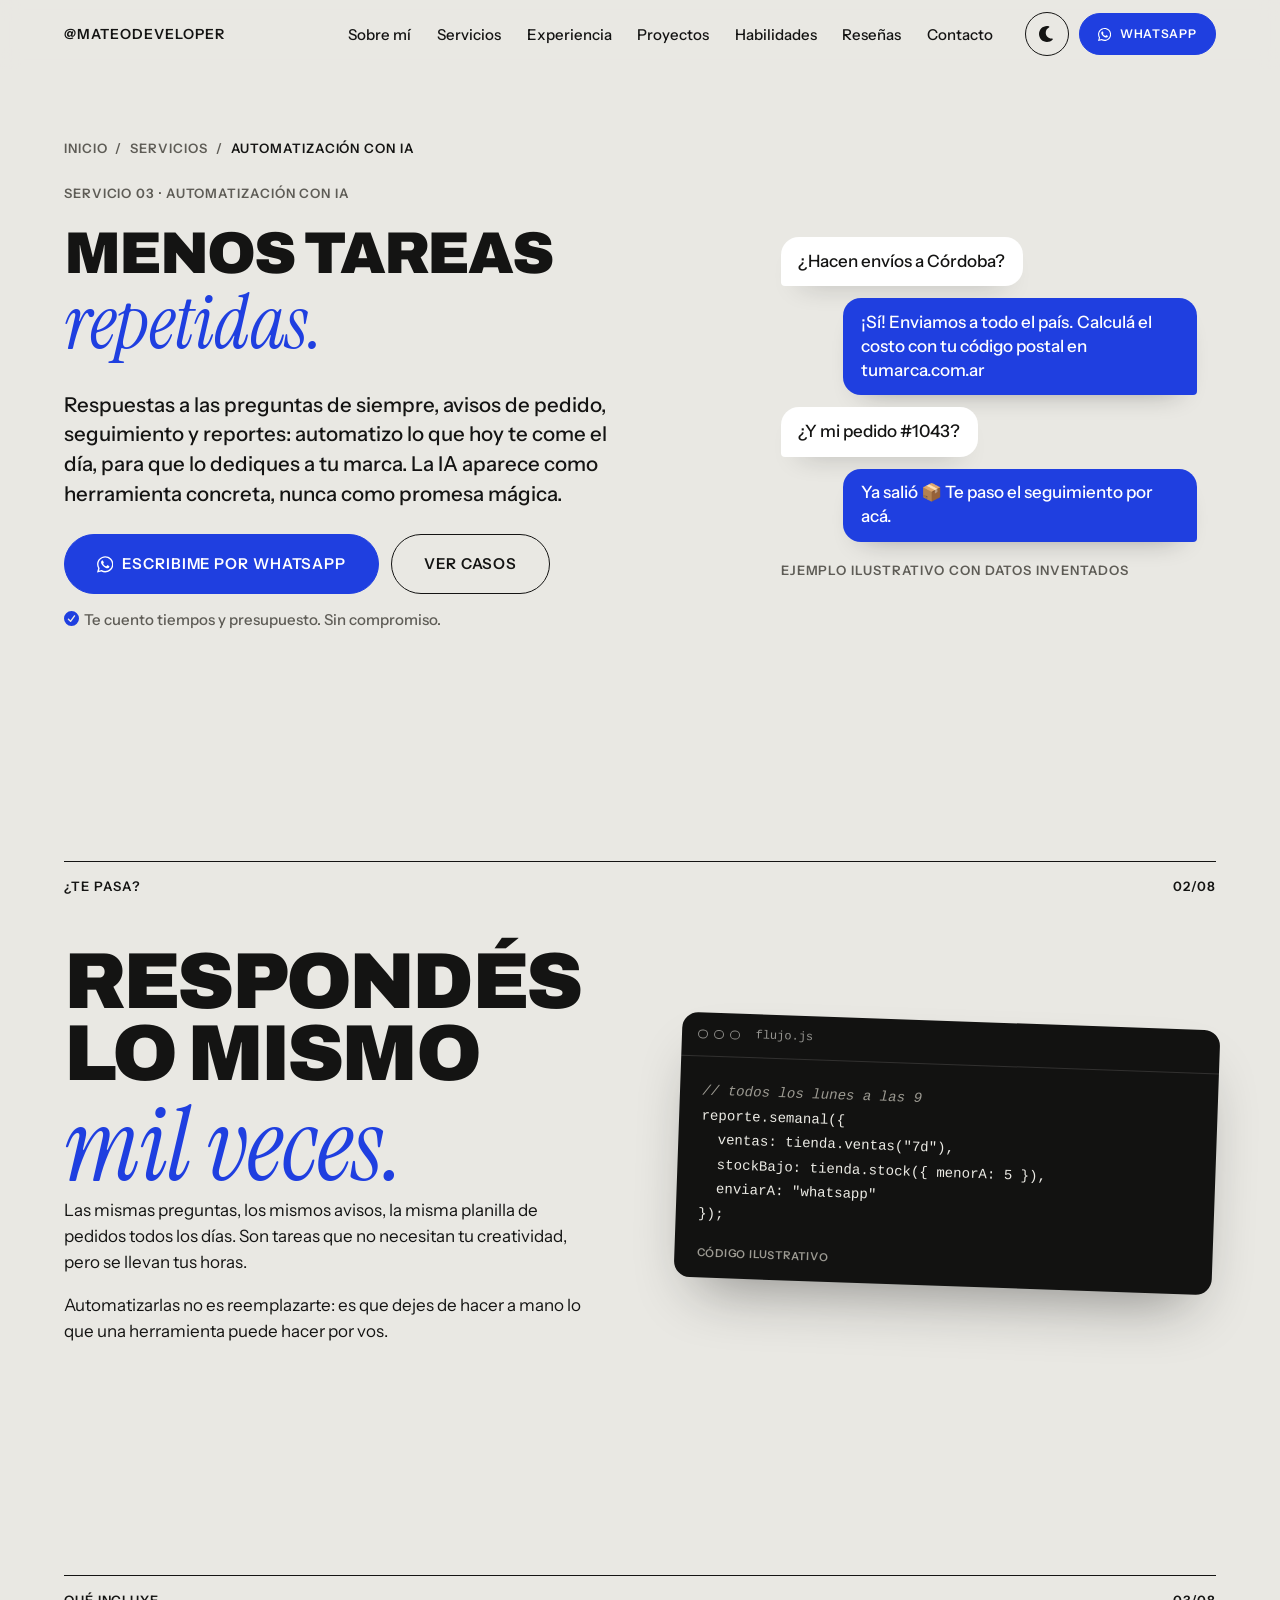
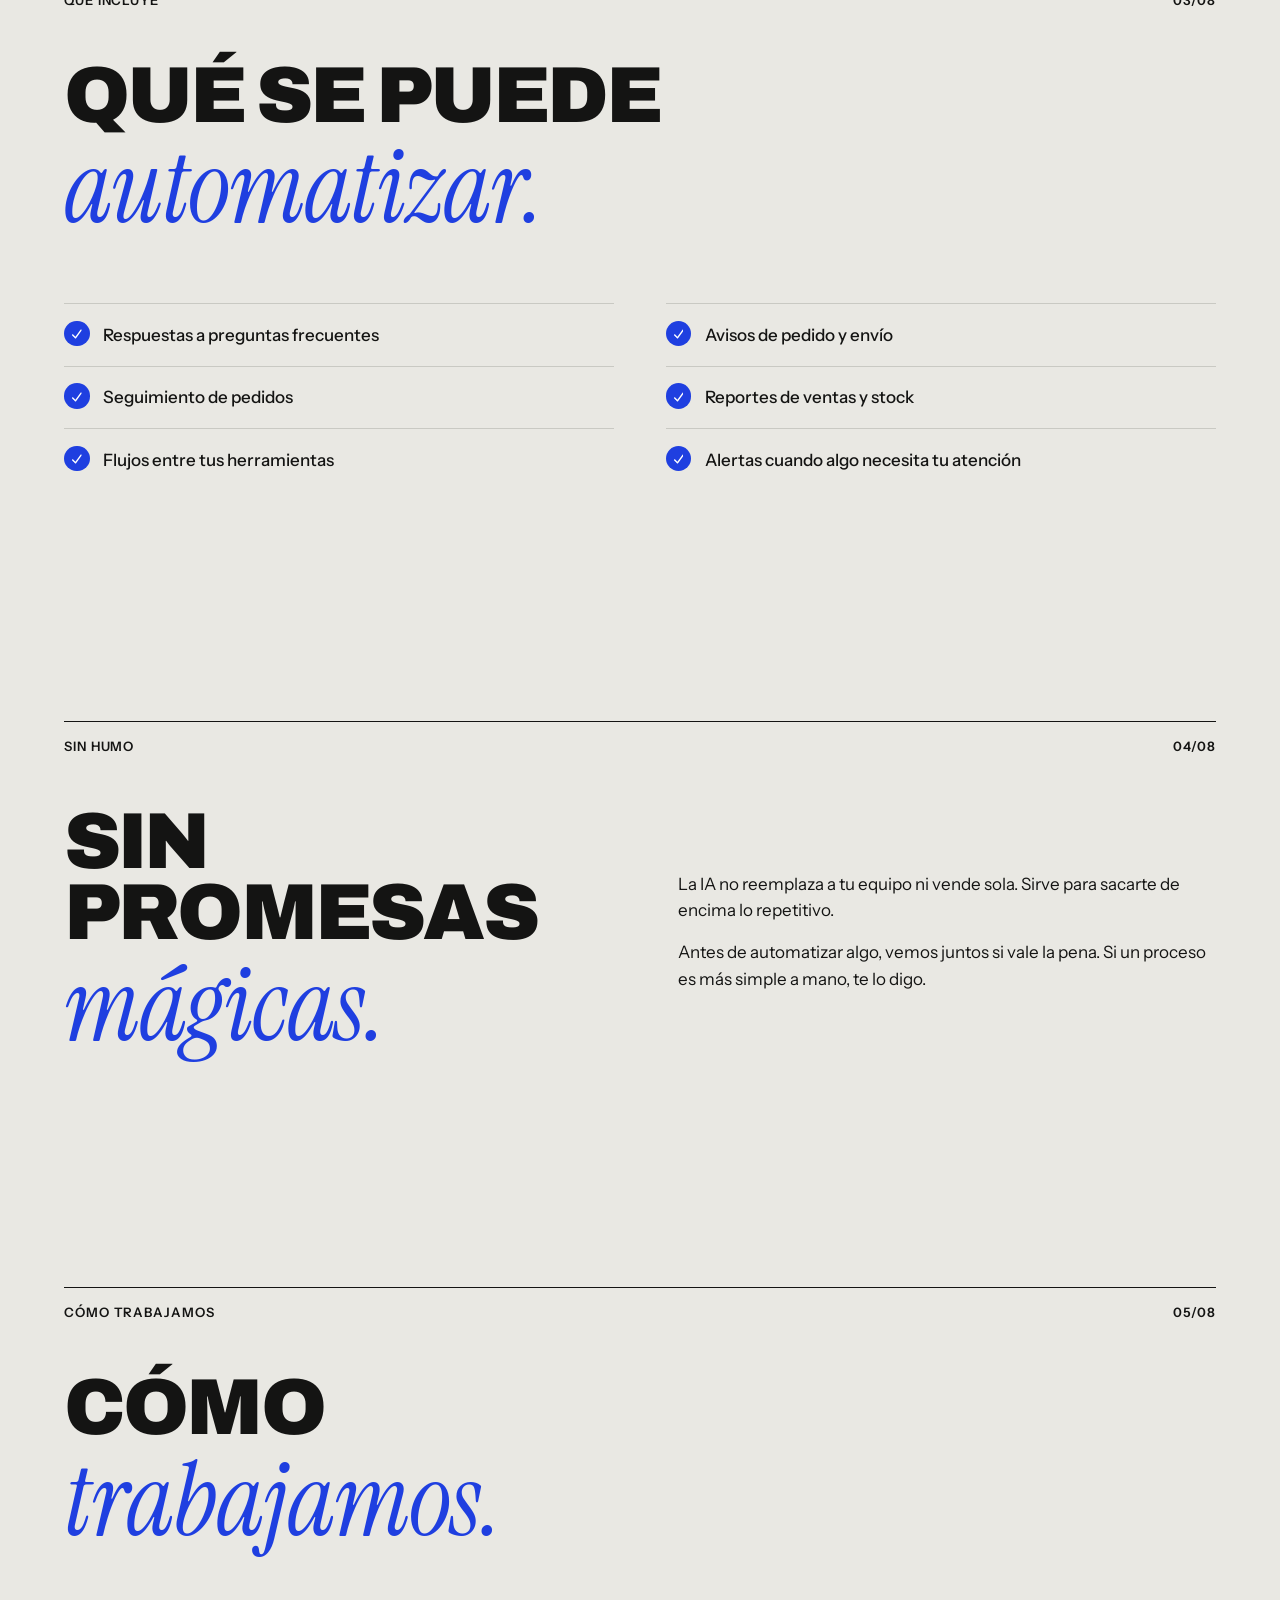
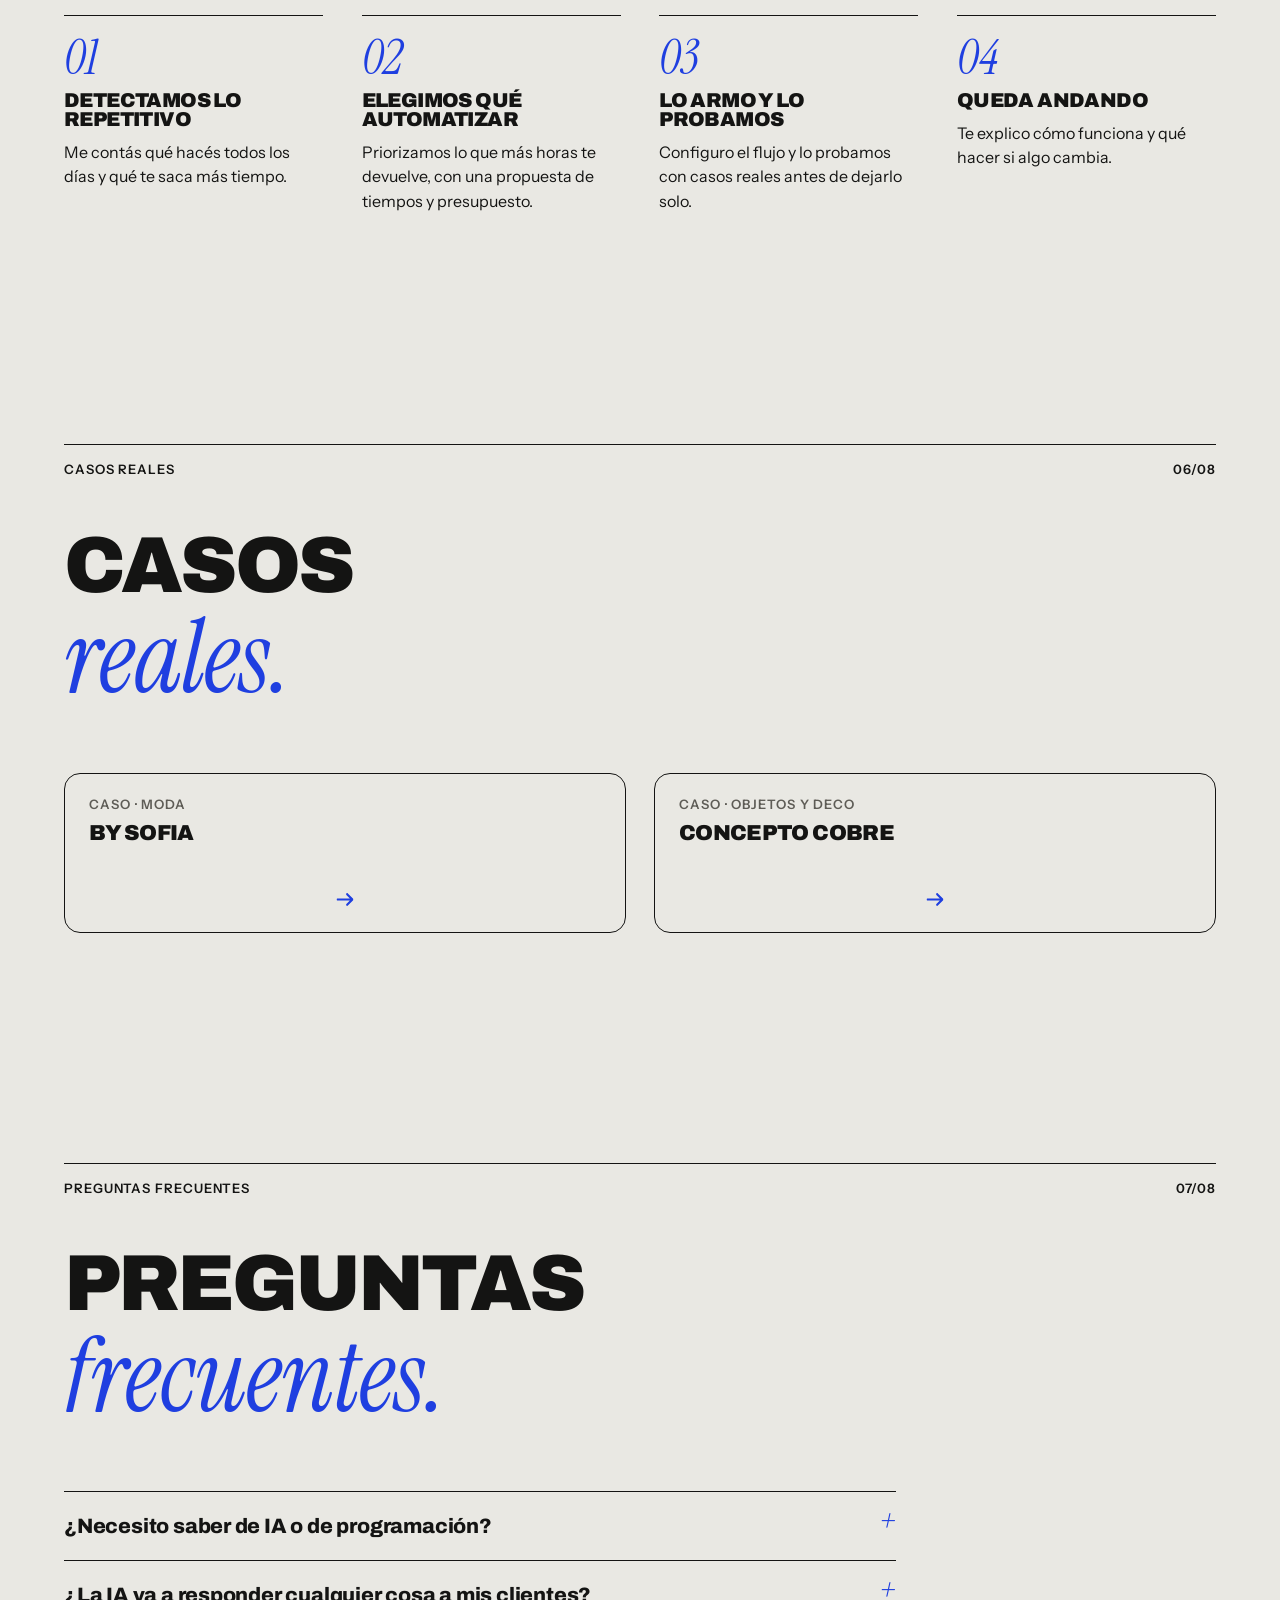
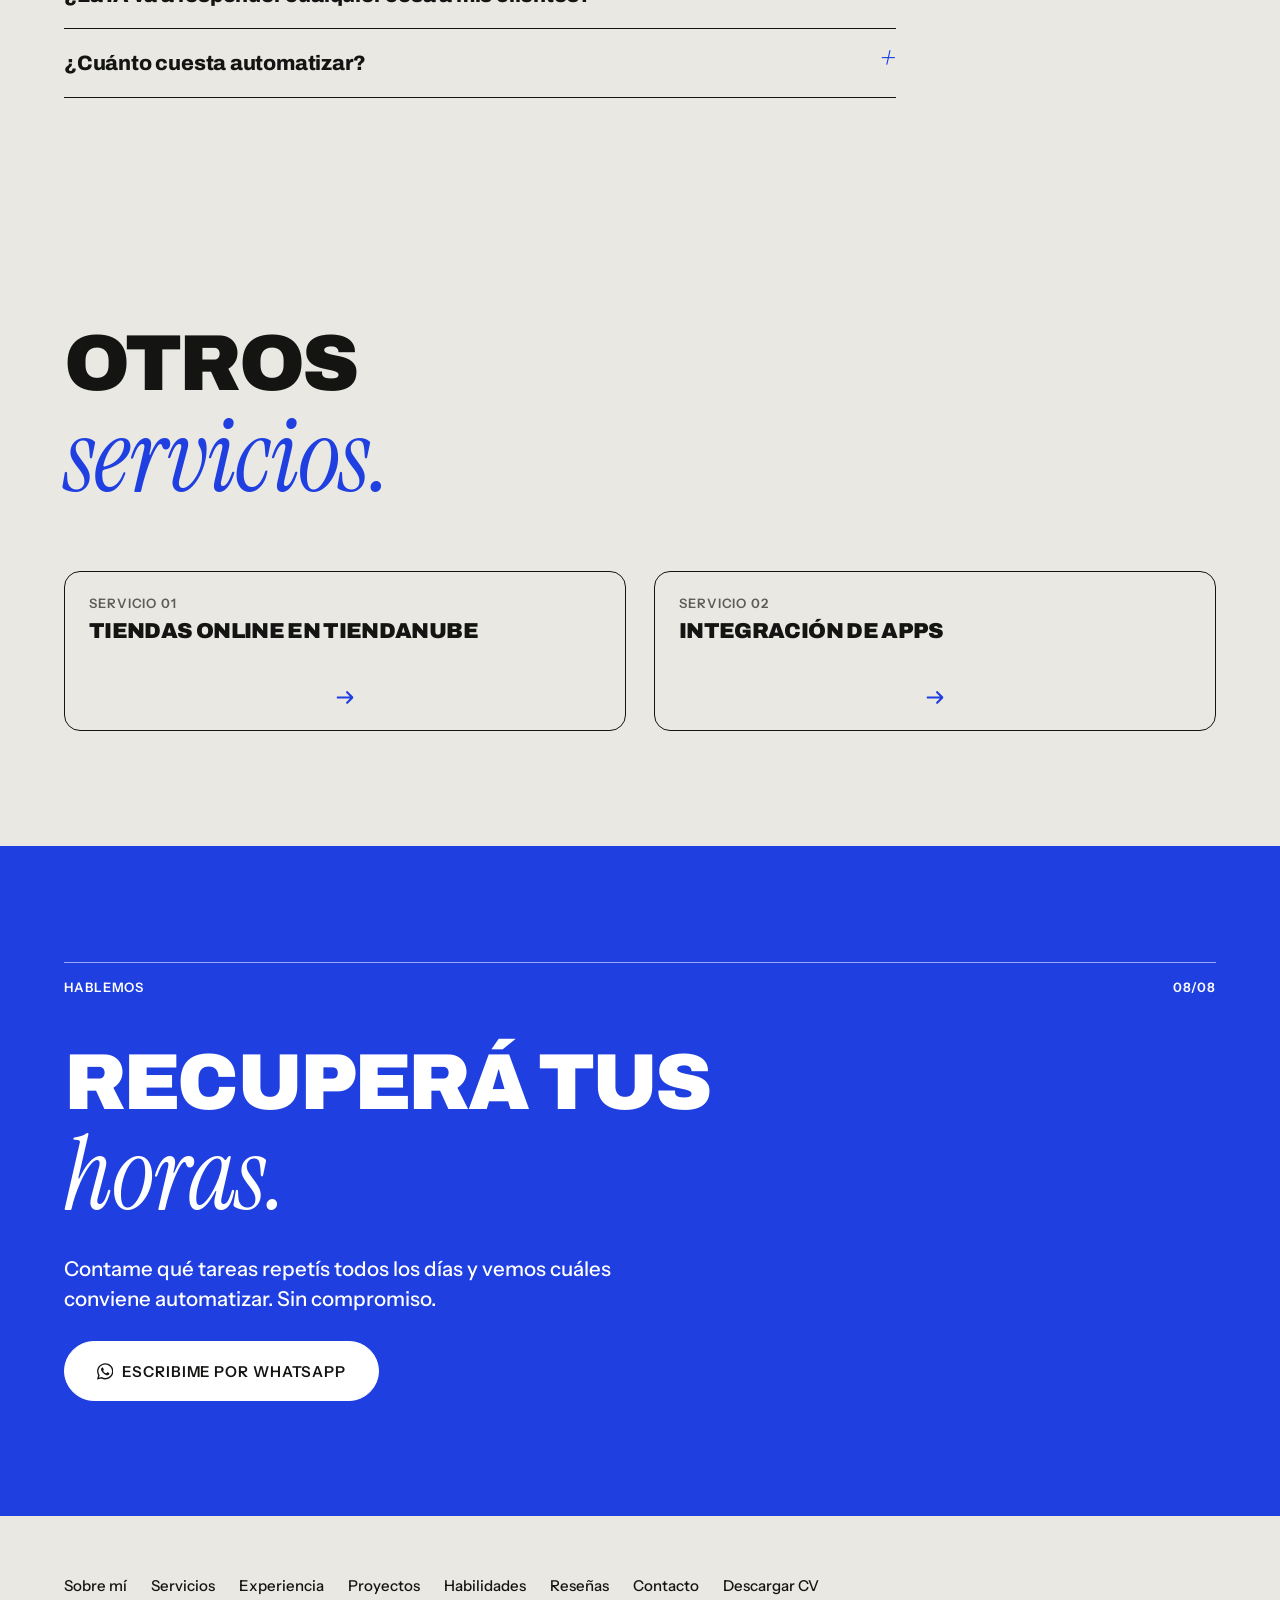
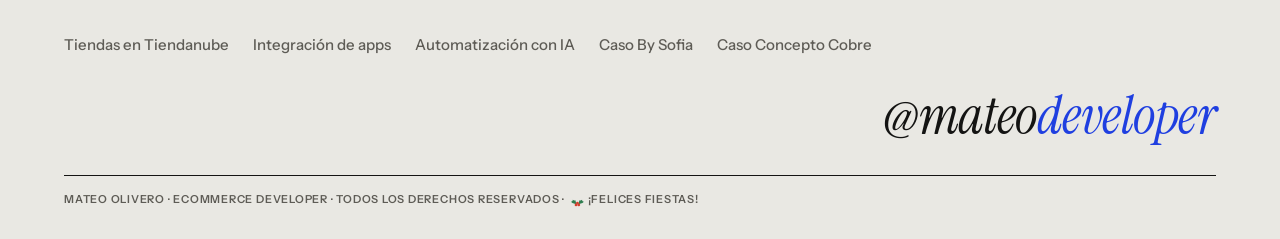
<file: servicios/automatizacion-ia/index.html>
<!DOCTYPE html>
<html lang="es-AR">
<head>
    <meta charset="UTF-8">
    <meta name="viewport" content="width=device-width, initial-scale=1.0">
    <title>Automatización con IA para tiendas online · Mateo Olivero</title>
    <meta name="description" content="Automatizo las tareas repetidas de tu tienda: respuestas frecuentes, avisos, seguimiento de pedidos y reportes. IA como herramienta concreta, no como magia.">
    <meta name="author" content="Mateo Olivero">
    <meta name="robots" content="index, follow, max-image-preview:large">
    <link rel="canonical" href="https://mateodeveloper.com/servicios/automatizacion-ia/">

    <meta property="og:type" content="website">
    <meta property="og:locale" content="es_AR">
    <meta property="og:site_name" content="@mateodeveloper">
    <meta property="og:title" content="Automatización con IA para tiendas online · Mateo Olivero">
    <meta property="og:description" content="Automatizo las tareas repetidas de tu tienda: respuestas frecuentes, avisos, seguimiento de pedidos y reportes. IA como herramienta concreta, no como magia.">
    <meta property="og:url" content="https://mateodeveloper.com/servicios/automatizacion-ia/">
    <meta property="og:image" content="https://mateodeveloper.com/img/og-image.jpg">
    <meta property="og:image:width" content="1200">
    <meta property="og:image:height" content="630">
    <meta name="twitter:card" content="summary_large_image">

    <script type="application/ld+json">
    {
        "@context": "https://schema.org",
        "@graph": [
            {
                "@type": "Service",
                "@id": "https://mateodeveloper.com/servicios/automatizacion-ia/#servicio",
                "name": "Automatización con IA para tiendas online",
                "serviceType": "Automatización con IA para tiendas online",
                "description": "Automatizo las tareas repetidas de tu tienda: respuestas frecuentes, avisos, seguimiento de pedidos y reportes. IA como herramienta concreta, no como magia.",
                "url": "https://mateodeveloper.com/servicios/automatizacion-ia/",
                "provider": {
                    "@id": "https://mateodeveloper.com/#servicio"
                },
                "areaServed": {
                    "@type": "Country",
                    "name": "Argentina"
                }
            },
            {
                "@type": "BreadcrumbList",
                "itemListElement": [
                    {
                        "@type": "ListItem",
                        "position": 1,
                        "name": "Inicio",
                        "item": "https://mateodeveloper.com/"
                    },
                    {
                        "@type": "ListItem",
                        "position": 2,
                        "name": "Servicios",
                        "item": "https://mateodeveloper.com/#services"
                    },
                    {
                        "@type": "ListItem",
                        "position": 3,
                        "name": "Automatización con IA",
                        "item": "https://mateodeveloper.com/servicios/automatizacion-ia/"
                    }
                ]
            }
        ]
    }
    </script>

    <meta name="theme-color" content="#E9E8E3">
    <!-- Aplica el tema guardado antes de pintar (evita el parpadeo claro/oscuro).
         Si cambiás este script, actualizá su hash sha256 en _headers (Content-Security-Policy). -->
    <script id="theme-init">(function(){var t=null;try{t=localStorage.getItem("theme")}catch(e){}if(t!=="light"&&t!=="dark"){t=window.matchMedia&&window.matchMedia("(prefers-color-scheme: dark)").matches?"dark":"light"}document.documentElement.setAttribute("data-theme",t);var m=document.querySelector('meta[name="theme-color"]');if(m)m.setAttribute("content",t==="dark"?"#121211":"#E9E8E3")})();</script>
    <link rel="icon" type="image/svg+xml" href="/img/favicon.svg">
    <link rel="apple-touch-icon" href="/img/apple-touch-icon.png">
    <link rel="preload" href="/fonts/instrument-sans.woff2" as="font" type="font/woff2" crossorigin>
    <link rel="preload" href="/fonts/archivo.woff2" as="font" type="font/woff2" crossorigin>
    <link rel="preload" href="/fonts/instrument-serif-italic.woff2" as="font" type="font/woff2" crossorigin>
    <link rel="stylesheet" href="/css/style.css">
</head>
<body>
    <!-- Íconos: Font Awesome Free 7.0.1 (CC BY 4.0) · https://fontawesome.com/license/free -->
    <svg class="sprite" xmlns="http://www.w3.org/2000/svg" aria-hidden="true" focusable="false">
        <symbol id="i-arrow-down" viewBox="0 0 384 512"><path d="M169.4 502.6c12.5 12.5 32.8 12.5 45.3 0l160-160c12.5-12.5 12.5-32.8 0-45.3s-32.8-12.5-45.3 0L224 402.7 224 32c0-17.7-14.3-32-32-32s-32 14.3-32 32l0 370.7-105.4-105.4c-12.5-12.5-32.8-12.5-45.3 0s-12.5 32.8 0 45.3l160 160z"/></symbol>
        <symbol id="i-arrow-right" viewBox="0 0 512 512"><path d="M502.6 278.6c12.5-12.5 12.5-32.8 0-45.3l-160-160c-12.5-12.5-32.8-12.5-45.3 0s-12.5 32.8 0 45.3L402.7 224 32 224c-17.7 0-32 14.3-32 32s14.3 32 32 32l370.7 0-105.4 105.4c-12.5 12.5-12.5 32.8 0 45.3s32.8 12.5 45.3 0l160-160z"/></symbol>
        <symbol id="i-arrow-up-right-from-square" viewBox="0 0 512 512"><path d="M320 0c-17.7 0-32 14.3-32 32s14.3 32 32 32l82.7 0-201.4 201.4c-12.5 12.5-12.5 32.8 0 45.3s32.8 12.5 45.3 0L448 109.3 448 192c0 17.7 14.3 32 32 32s32-14.3 32-32l0-160c0-17.7-14.3-32-32-32L320 0zM80 96C35.8 96 0 131.8 0 176L0 432c0 44.2 35.8 80 80 80l256 0c44.2 0 80-35.8 80-80l0-80c0-17.7-14.3-32-32-32s-32 14.3-32 32l0 80c0 8.8-7.2 16-16 16L80 448c-8.8 0-16-7.2-16-16l0-256c0-8.8 7.2-16 16-16l80 0c17.7 0 32-14.3 32-32s-14.3-32-32-32L80 96z"/></symbol>
        <symbol id="i-bars" viewBox="0 0 448 512"><path d="M0 96C0 78.3 14.3 64 32 64l384 0c17.7 0 32 14.3 32 32s-14.3 32-32 32L32 128C14.3 128 0 113.7 0 96zM0 256c0-17.7 14.3-32 32-32l384 0c17.7 0 32 14.3 32 32s-14.3 32-32 32L32 288c-17.7 0-32-14.3-32-32zM448 416c0 17.7-14.3 32-32 32L32 448c-17.7 0-32-14.3-32-32s14.3-32 32-32l384 0c17.7 0 32 14.3 32 32z"/></symbol>
        <symbol id="i-cart-shopping" viewBox="0 0 640 512"><path d="M24-16C10.7-16 0-5.3 0 8S10.7 32 24 32l45.3 0c3.9 0 7.2 2.8 7.9 6.6l52.1 286.3c6.2 34.2 36 59.1 70.8 59.1L456 384c13.3 0 24-10.7 24-24s-10.7-24-24-24l-255.9 0c-11.6 0-21.5-8.3-23.6-19.7l-5.1-28.3 303.6 0c30.8 0 57.2-21.9 62.9-52.2L568.9 69.9C572.6 50.2 557.5 32 537.4 32l-412.7 0-.4-2c-4.8-26.6-28-46-55.1-46L24-16zM208 512a48 48 0 1 0 0-96 48 48 0 1 0 0 96zm224 0a48 48 0 1 0 0-96 48 48 0 1 0 0 96z"/></symbol>
        <symbol id="i-check" viewBox="0 0 448 512"><path d="M434.8 70.1c14.3 10.4 17.5 30.4 7.1 44.7l-256 352c-5.5 7.6-14 12.3-23.4 13.1s-18.5-2.7-25.1-9.3l-128-128c-12.5-12.5-12.5-32.8 0-45.3s32.8-12.5 45.3 0l101.5 101.5 234-321.7c10.4-14.3 30.4-17.5 44.7-7.1z"/></symbol>
        <symbol id="i-circle-check" viewBox="0 0 512 512"><path d="M256 512a256 256 0 1 1 0-512 256 256 0 1 1 0 512zM374 145.7c-10.7-7.8-25.7-5.4-33.5 5.3L221.1 315.2 169 263.1c-9.4-9.4-24.6-9.4-33.9 0s-9.4 24.6 0 33.9l72 72c5 5 11.8 7.5 18.8 7s13.4-4.1 17.5-9.8L379.3 179.2c7.8-10.7 5.4-25.7-5.3-33.5z"/></symbol>
        <symbol id="i-css3-alt" viewBox="0 0 384 512"><path d="M0 32L34.9 427.8 192 480 349.1 427.8 384 32 0 32zm313.1 80l-4.8 47.3-115.3 49.3-.3 .1 111.5 0-12.8 146.6-98.2 28.7-98.8-29.2-6.4-73.9 48.9 0 3.2 38.3 52.6 13.3 54.7-15.4 3.7-61.6-166.3-.5 0-.1-.2 .1-3.6-46.3 112.1-46.7 6.5-2.7-122.9 0-5.8-47.3 242.2 0z"/></symbol>
        <symbol id="i-html5" viewBox="0 0 384 512"><path d="M0 32L34.9 427.8 191.5 480 349.1 427.8 384 32 0 32zM308.2 159.9l-183.8 0 4.1 49.4 175.6 0-13.6 148.4-97.9 27 0 .3-1.1 0-98.7-27.3-6-75.8 47.7 0 3.5 38.1 53.5 14.5 53.7-14.5 6-62.2-166.9 0-12.8-145.6 241.1 0-4.4 47.7z"/></symbol>
        <symbol id="i-js" viewBox="0 0 448 512"><path d="M0 32l0 448 448 0 0-448-448 0zM243.8 381.4c0 43.6-25.6 63.5-62.9 63.5-33.7 0-53.2-17.4-63.2-38.5L152 385.7c6.6 11.7 12.6 21.6 27.1 21.6 13.8 0 22.6-5.4 22.6-26.5l0-143.1 42.1 0 0 143.7zm99.6 63.5c-39.1 0-64.4-18.6-76.7-43L301 382.1c9 14.7 20.8 25.6 41.5 25.6 17.4 0 28.6-8.7 28.6-20.8 0-14.4-11.4-19.5-30.7-28l-10.5-4.5c-30.4-12.9-50.5-29.2-50.5-63.5 0-31.6 24.1-55.6 61.6-55.6 26.8 0 46 9.3 59.8 33.7L368 290c-7.2-12.9-15-18-27.1-18-12.3 0-20.1 7.8-20.1 18 0 12.6 7.8 17.7 25.9 25.6l10.5 4.5c35.8 15.3 55.9 31 55.9 66.2 0 37.8-29.8 58.6-69.7 58.6z"/></symbol>
        <symbol id="i-moon" viewBox="0 0 512 512"><path d="M256 0C114.6 0 0 114.6 0 256S114.6 512 256 512c68.8 0 131.3-27.2 177.3-71.4 7.3-7 9.4-17.9 5.3-27.1s-13.7-14.9-23.8-14.1c-4.9 .4-9.8 .6-14.8 .6-101.6 0-184-82.4-184-184 0-72.1 41.5-134.6 102.1-164.8 9.1-4.5 14.3-14.3 13.1-24.4S322.6 8.5 312.7 6.3C294.4 2.2 275.4 0 256 0z"/></symbol>
        <symbol id="i-python" viewBox="0 0 448 512"><path d="M439.8 200.5c-7.7-30.9-22.3-54.2-53.4-54.2l-40.1 0 0 47.4c0 36.8-31.2 67.8-66.8 67.8l-106.8 0c-29.2 0-53.4 25-53.4 54.3l0 101.8c0 29 25.2 46 53.4 54.3 33.8 9.9 66.3 11.7 106.8 0 26.9-7.8 53.4-23.5 53.4-54.3l0-40.7-106.7 0 0-13.6 160.2 0c31.1 0 42.6-21.7 53.4-54.2 11.2-33.5 10.7-65.7 0-108.6zM286.2 444.7a20.4 20.4 0 1 1 0-40.7 20.4 20.4 0 1 1 0 40.7zM167.8 248.1l106.8 0c29.7 0 53.4-24.5 53.4-54.3l0-101.9c0-29-24.4-50.7-53.4-55.6-35.8-5.9-74.7-5.6-106.8 .1-45.2 8-53.4 24.7-53.4 55.6l0 40.7 106.9 0 0 13.6-147 0c-31.1 0-58.3 18.7-66.8 54.2-9.8 40.7-10.2 66.1 0 108.6 7.6 31.6 25.7 54.2 56.8 54.2l36.7 0 0-48.8c0-35.3 30.5-66.4 66.8-66.4zM161.2 64.7a20.4 20.4 0 1 1 0 40.8 20.4 20.4 0 1 1 0-40.8z"/></symbol>
        <symbol id="i-react" viewBox="0 0 512 512"><path d="M418.2 177.2c-5.4-1.8-10.8-3.5-16.2-5.1 .9-3.7 1.7-7.4 2.5-11.1 12.3-59.6 4.2-107.5-23.1-123.3-26.3-15.1-69.2 .6-112.6 38.4-4.3 3.7-8.5 7.6-12.5 11.5-2.7-2.6-5.5-5.2-8.3-7.7-45.5-40.4-91.1-57.4-118.4-41.5-26.2 15.2-34 60.3-23 116.7 1.1 5.6 2.3 11.1 3.7 16.7-6.4 1.8-12.7 3.8-18.6 5.9-53.4 18.5-91.7 47.7-91.7 77.9 0 31.2 40.8 62.5 96.3 81.5 4.5 1.5 9 3 13.6 4.3-1.5 6-2.8 11.9-4 18-10.5 55.5-2.3 99.5 23.9 114.6 27 15.6 72.4-.4 116.6-39.1 3.5-3.1 7-6.3 10.5-9.7 4.4 4.3 9 8.4 13.6 12.4 42.8 36.8 85.1 51.7 111.2 36.6 27-15.6 35.8-62.9 24.4-120.5-.9-4.4-1.9-8.9-3-13.5 3.2-.9 6.3-1.9 9.4-2.9 57.7-19.1 99.5-50 99.5-81.7 0-30.3-39.4-59.7-93.8-78.4zM282.9 92.3c37.2-32.4 71.9-45.1 87.7-36 16.9 9.7 23.4 48.9 12.8 100.4-.7 3.4-1.4 6.7-2.3 10-22.2-5-44.7-8.6-67.3-10.6-13-18.6-27.2-36.4-42.6-53.1 3.9-3.7 7.7-7.2 11.7-10.7zM167.2 307.5c5.1 8.7 10.3 17.4 15.8 25.9-15.6-1.7-31.1-4.2-46.4-7.5 4.4-14.4 9.9-29.3 16.3-44.5 4.6 8.8 9.3 17.5 14.3 26.1zM136.9 187.2c14.4-3.2 29.7-5.8 45.6-7.8-5.3 8.3-10.5 16.8-15.4 25.4-4.9 8.5-9.7 17.2-14.2 26-6.3-14.9-11.6-29.5-16-43.6zm27.4 68.9c6.6-13.8 13.8-27.3 21.4-40.6s15.8-26.2 24.4-38.9c15-1.1 30.3-1.7 45.9-1.7s31 .6 45.9 1.7c8.5 12.6 16.6 25.5 24.3 38.7s14.9 26.7 21.7 40.4c-6.7 13.8-13.9 27.4-21.6 40.8-7.6 13.3-15.7 26.2-24.2 39-14.9 1.1-30.4 1.6-46.1 1.6s-30.9-.5-45.6-1.4c-8.7-12.7-16.9-25.7-24.6-39s-14.8-26.8-21.5-40.6zm180.6 51.2c5.1-8.8 9.9-17.7 14.6-26.7 6.4 14.5 12 29.2 16.9 44.3-15.5 3.5-31.2 6.2-47 8 5.4-8.4 10.5-17 15.5-25.6zm14.4-76.5c-4.7-8.8-9.5-17.6-14.5-26.2-4.9-8.5-10-16.9-15.3-25.2 16.1 2 31.5 4.7 45.9 8-4.6 14.8-10 29.2-16.1 43.4zM256.2 118.3c10.5 11.4 20.4 23.4 29.6 35.8-19.8-.9-39.7-.9-59.5 0 9.8-12.9 19.9-24.9 29.9-35.8zM140.2 57c16.8-9.8 54.1 4.2 93.4 39 2.5 2.2 5 4.6 7.6 7-15.5 16.7-29.8 34.5-42.9 53.1-22.6 2-45 5.5-67.2 10.4-1.3-5.1-2.4-10.3-3.5-15.5-9.4-48.4-3.2-84.9 12.6-94zM115.7 320.6c-4.2-1.2-8.3-2.5-12.4-3.9-21.3-6.7-45.5-17.3-63-31.2-10.1-7-16.9-17.8-18.8-29.9 0-18.3 31.6-41.7 77.2-57.6 5.7-2 11.5-3.8 17.3-5.5 6.8 21.7 15 43 24.5 63.6-9.6 20.9-17.9 42.5-24.8 64.5zm116.6 98c-16.5 15.1-35.6 27.1-56.4 35.3-11.1 5.3-23.9 5.8-35.3 1.3-15.9-9.2-22.5-44.5-13.5-92 1.1-5.6 2.3-11.2 3.7-16.7 22.4 4.8 45 8.1 67.9 9.8 13.2 18.7 27.7 36.6 43.2 53.4-3.2 3.1-6.4 6.1-9.6 8.9zm24.5-24.3c-10.2-11-20.4-23.2-30.3-36.3 9.6 .4 19.5 .6 29.5 .6 10.3 0 20.4-.2 30.4-.7-9.2 12.7-19.1 24.8-29.6 36.4zm130.7 30c-.9 12.2-6.9 23.6-16.5 31.3-15.9 9.2-49.8-2.8-86.4-34.2-4.2-3.6-8.4-7.5-12.7-11.5 15.3-16.9 29.4-34.8 42.2-53.6 22.9-1.9 45.7-5.4 68.2-10.5 1 4.1 1.9 8.2 2.7 12.2 4.9 21.6 5.7 44.1 2.5 66.3zm18.2-107.5c-2.8 .9-5.6 1.8-8.5 2.6-7-21.8-15.6-43.1-25.5-63.8 9.6-20.4 17.7-41.4 24.5-62.9 5.2 1.5 10.2 3.1 15 4.7 46.6 16 79.3 39.8 79.3 58 0 19.6-34.9 44.9-84.8 61.4zM256 301.8a45.8 45.8 0 1 0 0-91.6 45.8 45.8 0 1 0 0 91.6z"/></symbol>
        <symbol id="i-sass" viewBox="0 0 640 512"><path d="M301.8 378.9l0 0zm249.1-87c-20.1 0-40 4.6-58 13.5-5.9-11.9-12-22.3-13-30.1-1.2-9.1-2.5-14.5-1.1-25.3s7.7-26.1 7.6-27.2-1.4-6.6-14.3-6.7-24 2.5-25.3 5.9c-2.3 6.2-4.1 12.6-5.3 19.1-2.3 11.7-25.8 53.5-39.1 75.3-4.4-8.5-8.1-16-8.9-22-1.2-9.1-2.5-14.5-1.1-25.3s7.7-26.1 7.6-27.2-1.4-6.6-14.3-6.7-24 2.5-25.3 5.9-2.7 11.4-5.3 19.1-33.9 77.3-42.1 95.4c-4.2 9.2-7.8 16.6-10.4 21.6-.4 .8-.7 1.3-.9 1.7 .3-.5 .5-1 .5-.8-2.2 4.3-3.5 6.7-3.5 6.7l0 .1c-1.7 3.2-3.6 6.1-4.5 6.1-.6 0-1.9-8.4 .3-19.9 4.7-24.2 15.8-61.8 15.7-63.1-.1-.7 2.1-7.2-7.3-10.7-9.1-3.3-12.4 2.2-13.2 2.2s-1.4 2-1.4 2 10.1-42.4-19.4-42.4c-18.4 0-44 20.2-56.6 38.5-7.9 4.3-25 13.6-43 23.5-6.9 3.8-14 7.7-20.7 11.4-.5-.5-.9-1-1.4-1.5-35.8-38.2-101.9-65.2-99.1-116.5 1-18.7 7.5-67.8 127.1-127.4 98-48.8 176.3-35.4 189.8-5.6 19.4 42.5-41.9 121.6-143.7 133-38.8 4.3-59.2-10.7-64.3-16.3-5.3-5.9-6.1-6.2-8.1-5.1-3.3 1.8-1.2 7 0 10.1 3 7.9 15.5 21.9 36.8 28.9 18.7 6.1 64.2 9.5 119.2-11.8 61.8-23.8 109.9-90.1 95.8-145.6-14.4-56.4-107.9-74.9-196.3-43.5-52.7 18.7-109.7 48.1-150.7 86.4-48.7 45.6-56.5 85.3-53.3 101.9 11.4 58.9 92.6 97.3 125.1 125.7-1.6 .9-3.1 1.7-4.5 2.5-16.3 8.1-78.2 40.5-93.7 74.7-17.5 38.8 2.9 66.6 16.3 70.4 41.8 11.6 84.6-9.3 107.6-43.6s20.2-79.1 9.6-99.5c-.1-.3-.3-.5-.4-.8 4.2-2.5 8.5-5 12.8-7.5 8.3-4.9 16.4-9.4 23.5-13.3-4 10.8-6.9 23.8-8.4 42.6-1.8 22 7.3 50.5 19.1 61.7 5.2 4.9 11.5 5 15.4 5 13.8 0 20-11.4 26.9-25 8.5-16.6 16-35.9 16-35.9s-9.4 52.2 16.3 52.2c9.4 0 18.8-12.1 23-18.3l0 .1s.2-.4 .7-1.2c1-1.5 1.5-2.4 1.5-2.4l0-.3c3.8-6.5 12.1-21.4 24.6-46 16.2-31.8 31.7-71.5 31.7-71.5 1.5 8.7 3.6 17.3 6.2 25.8 2.8 9.5 8.7 19.9 13.4 30-3.8 5.2-6.1 8.2-6.1 8.2 0 .1 0 .1 .1 .2-3 4-6.4 8.3-9.9 12.5-12.8 15.2-28 32.6-30 37.6-2.4 5.9-1.8 10.3 2.8 13.7 3.4 2.6 9.4 3 15.7 2.5 11.5-.8 19.6-3.6 23.5-5.4 7.2-2.6 14-6.1 20.2-10.6 12.5-9.2 20.1-22.4 19.4-39.8-.4-9.6-3.5-19.2-7.3-28.2 1.1-1.6 2.3-3.3 3.4-5 19.8-28.9 35.1-60.6 35.1-60.6 1.5 8.7 3.6 17.3 6.2 25.8 2.4 8.1 7.1 17 11.4 25.7-18.6 15.1-30.1 32.6-34.1 44.1-7.4 21.3-1.6 30.9 9.3 33.1 4.9 1 11.9-1.3 17.1-3.5 7.7-2.6 15-6.3 21.6-11.1 12.5-9.2 24.6-22.1 23.8-39.6-.3-7.9-2.5-15.8-5.4-23.4 15.7-6.6 36.1-10.2 62.1-7.2 55.7 6.5 66.6 41.3 64.5 55.8s-13.8 22.6-17.7 25-5.1 3.3-4.8 5.1c.5 2.6 2.3 2.5 5.6 1.9 4.6-.8 29.2-11.8 30.3-38.7 1.6-34-31.1-71.4-89-71.1l0 0zM121.8 436.6c-18.4 20.1-44.2 27.7-55.3 21.3-11.9-6.9-7.2-36.5 15.5-57.9 13.8-13 31.6-25 43.4-32.4 2.7-1.6 6.6-4 11.4-6.9 .8-.5 1.2-.7 1.2-.7 .9-.6 1.9-1.1 2.9-1.7 8.3 30.4 .3 57.2-19.1 78.3l0 0zm134.4-91.4c-6.4 15.7-19.9 55.7-28.1 53.6-7-1.8-11.3-32.3-1.4-62.3 5-15.1 15.6-33.1 21.9-40.1 10.1-11.3 21.2-14.9 23.8-10.4 3.5 5.9-12.2 49.4-16.2 59.2zm111 53c-2.7 1.4-5.2 2.3-6.4 1.6-.9-.5 1.1-2.4 1.1-2.4s13.9-14.9 19.4-21.7c3.2-4 6.9-8.7 10.9-13.9 0 .5 .1 1 .1 1.6-.1 17.9-17.3 30-25.1 34.8l0 0zm85.6-19.5c-2-1.4-1.7-6.1 5-20.7 2.6-5.7 8.6-15.3 19-24.5 1.2 3.5 1.8 7.1 1.9 10.8-.1 22.5-16.2 30.9-25.9 34.4l0 0z"/></symbol>
        <symbol id="i-star" viewBox="0 0 576 512"><path d="M309.5-18.9c-4.1-8-12.4-13.1-21.4-13.1s-17.3 5.1-21.4 13.1L193.1 125.3 33.2 150.7c-8.9 1.4-16.3 7.7-19.1 16.3s-.5 18 5.8 24.4l114.4 114.5-25.2 159.9c-1.4 8.9 2.3 17.9 9.6 23.2s16.9 6.1 25 2L288.1 417.6 432.4 491c8 4.1 17.7 3.3 25-2s11-14.2 9.6-23.2L441.7 305.9 556.1 191.4c6.4-6.4 8.6-15.8 5.8-24.4s-10.1-14.9-19.1-16.3L383 125.3 309.5-18.9z"/></symbol>
        <symbol id="i-sun" viewBox="0 0 576 512"><path d="M178.2-10.1c7.4-3.1 15.8-2.2 22.5 2.2l87.8 58.2 87.8-58.2c6.7-4.4 15.1-5.2 22.5-2.2S411.4-.5 413 7.3l20.9 103.2 103.2 20.9c7.8 1.6 14.4 7 17.4 14.3s2.2 15.8-2.2 22.5l-58.2 87.8 58.2 87.8c4.4 6.7 5.2 15.1 2.2 22.5s-9.6 12.8-17.4 14.3L433.8 401.4 413 504.7c-1.6 7.8-7 14.4-14.3 17.4s-15.8 2.2-22.5-2.2l-87.8-58.2-87.8 58.2c-6.7 4.4-15.1 5.2-22.5 2.2s-12.8-9.6-14.3-17.4L143 401.4 39.7 380.5c-7.8-1.6-14.4-7-17.4-14.3s-2.2-15.8 2.2-22.5L82.7 256 24.5 168.2c-4.4-6.7-5.2-15.1-2.2-22.5s9.6-12.8 17.4-14.3L143 110.6 163.9 7.3c1.6-7.8 7-14.4 14.3-17.4zM207.6 256a80.4 80.4 0 1 1 160.8 0 80.4 80.4 0 1 1 -160.8 0zm208.8 0a128.4 128.4 0 1 0 -256.8 0 128.4 128.4 0 1 0 256.8 0z"/></symbol>
        <symbol id="i-tag" viewBox="0 0 512 512"><path d="M32.5 96l0 149.5c0 17 6.7 33.3 18.7 45.3l192 192c25 25 65.5 25 90.5 0L483.2 333.3c25-25 25-65.5 0-90.5l-192-192C279.2 38.7 263 32 246 32L96.5 32c-35.3 0-64 28.7-64 64zm112 16a32 32 0 1 1 0 64 32 32 0 1 1 0-64z"/></symbol>
        <symbol id="i-user" viewBox="0 0 448 512"><path d="M224 248a120 120 0 1 0 0-240 120 120 0 1 0 0 240zm-29.7 56C95.8 304 16 383.8 16 482.3 16 498.7 29.3 512 45.7 512l356.6 0c16.4 0 29.7-13.3 29.7-29.7 0-98.5-79.8-178.3-178.3-178.3l-59.4 0z"/></symbol>
        <symbol id="i-whatsapp" viewBox="0 0 448 512"><path d="M380.9 97.1c-41.9-42-97.7-65.1-157-65.1-122.4 0-222 99.6-222 222 0 39.1 10.2 77.3 29.6 111L0 480 117.7 449.1c32.4 17.7 68.9 27 106.1 27l.1 0c122.3 0 224.1-99.6 224.1-222 0-59.3-25.2-115-67.1-157zm-157 341.6c-33.2 0-65.7-8.9-94-25.7l-6.7-4-69.8 18.3 18.6-68.1-4.4-7c-18.5-29.4-28.2-63.3-28.2-98.2 0-101.7 82.8-184.5 184.6-184.5 49.3 0 95.6 19.2 130.4 54.1s56.2 81.2 56.1 130.5c0 101.8-84.9 184.6-186.6 184.6zM325.1 300.5c-5.5-2.8-32.8-16.2-37.9-18-5.1-1.9-8.8-2.8-12.5 2.8s-14.3 18-17.6 21.8c-3.2 3.7-6.5 4.2-12 1.4-32.6-16.3-54-29.1-75.5-66-5.7-9.8 5.7-9.1 16.3-30.3 1.8-3.7 .9-6.9-.5-9.7s-12.5-30.1-17.1-41.2c-4.5-10.8-9.1-9.3-12.5-9.5-3.2-.2-6.9-.2-10.6-.2s-9.7 1.4-14.8 6.9c-5.1 5.6-19.4 19-19.4 46.3s19.9 53.7 22.6 57.4c2.8 3.7 39.1 59.7 94.8 83.8 35.2 15.2 49 16.5 66.6 13.9 10.7-1.6 32.8-13.4 37.4-26.4s4.6-24.1 3.2-26.4c-1.3-2.5-5-3.9-10.5-6.6z"/></symbol>
        <symbol id="i-xmark" viewBox="0 0 384 512"><path d="M55.1 73.4c-12.5-12.5-32.8-12.5-45.3 0s-12.5 32.8 0 45.3L147.2 256 9.9 393.4c-12.5 12.5-12.5 32.8 0 45.3s32.8 12.5 45.3 0L192.5 301.3 329.9 438.6c12.5 12.5 32.8 12.5 45.3 0s12.5-32.8 0-45.3L237.8 256 375.1 118.6c12.5-12.5 12.5-32.8 0-45.3s-32.8-12.5-45.3 0L192.5 210.7 55.1 73.4z"/></symbol>
    </svg>

    <header class="topbar" id="topbar">
        <div class="inner topbar-inner">
            <a href="/" class="handle label" translate="no">@mateodeveloper</a>

            <nav aria-label="Principal">
                <ul class="nav-links" id="nav-links">
                    <li><a href="/#about">Sobre mí</a></li>
                    <li><a href="/#services">Servicios</a></li>
                    <li><a href="/#experience">Experiencia</a></li>
                    <li><a href="/#projects">Proyectos</a></li>
                    <li><a href="/#skills">Habilidades</a></li>
                    <li><a href="/#reviews">Reseñas</a></li>
                    <li><a href="/#contact">Contacto</a></li>
                </ul>
            </nav>

            <div class="topbar-actions">
                <button type="button" class="theme-toggle" id="theme-toggle" aria-label="Activar modo oscuro">
                    <svg class="icon icon-moon" viewBox="0 0 512 512" aria-hidden="true"><use href="#i-moon"></use></svg>
                    <svg class="icon icon-sun" viewBox="0 0 576 512" aria-hidden="true"><use href="#i-sun"></use></svg>
                </button>

                <a href="https://wa.me/5493533688621" data-wa="Hola Mateo! Vengo de tu web y quiero consultarte por una tienda." target="_blank" rel="noopener" class="btn btn-cobalt btn-sm topbar-cta" aria-label="Escribime por WhatsApp">
                    <svg class="icon icon-whatsapp" viewBox="0 0 448 512" aria-hidden="true"><use href="#i-whatsapp"></use></svg><span>WhatsApp</span>
                </a>

                <button type="button" class="menu-toggle" id="menu-icon" aria-label="Abrir menú" aria-controls="nav-links" aria-expanded="false">
                    <svg class="icon icon-bars" viewBox="0 0 448 512" aria-hidden="true"><use href="#i-bars"></use></svg>
                </button>
            </div>
        </div>
    </header>

    <main>

        <section class="section page-hero">
            <div class="inner">
                <nav class="breadcrumb label" aria-label="Ruta"><a href="/">Inicio</a> <span aria-hidden="true">/</span> <a href="/#services">Servicios</a> <span aria-hidden="true">/</span> <span aria-current="page">Automatización con IA</span></nav>
                <div class="page-hero-grid">
                    <div class="page-hero-text">
                        <p class="label hero-kicker">Servicio 03 · Automatización con IA</p>
                        <h1 class="headline headline--hero">Menos tareas <span class="accent">repetidas.</span></h1>
                        <p class="lead">Respuestas a las preguntas de siempre, avisos de pedido, seguimiento y reportes: automatizo lo que hoy te come el día, para que lo dediques a tu marca. La IA aparece como herramienta concreta, nunca como promesa mágica.</p>
                        <div class="btn-group">
                            <a href="https://wa.me/5493533688621?text=Hola%20Mateo%21%20Quiero%20automatizar%20tareas%20de%20mi%20tienda%20%28respuestas%2C%20avisos%2C%20pedidos%29." data-wa="Hola Mateo! Quiero automatizar tareas de mi tienda (respuestas, avisos, pedidos)." target="_blank" rel="noopener" class="btn btn-cobalt btn-lg"><svg class="icon icon-whatsapp" viewBox="0 0 448 512" aria-hidden="true"><use href="#i-whatsapp"></use></svg> Escribime por WhatsApp</a>
                            <a href="#casos" class="btn btn-outline btn-lg">Ver casos</a>
                        </div>
                        <p class="cta-note"><svg class="icon icon-circle-check" viewBox="0 0 512 512" aria-hidden="true"><use href="#i-circle-check"></use></svg>Te cuento tiempos y presupuesto. Sin compromiso.</p>
                    </div>
                    <div class="page-hero-visual">
                        <div class="chat">
                            <p class="msg msg--client">¿Hacen envíos a Córdoba?</p>
                            <p class="msg msg--brand">¡Sí! Enviamos a todo el país. Calculá el costo con tu código postal en tumarca.com.ar</p>
                            <p class="msg msg--client">¿Y mi pedido #1043?</p>
                            <p class="msg msg--brand">Ya salió 📦 Te paso el seguimiento por acá.</p>
                            <p class="label chat-caption">Ejemplo ilustrativo con datos inventados</p>
                        </div>
                    </div>
                </div>
            </div>
        </section>
        <section class="section">
            <div class="inner">
                <div class="section-bar reveal">
                    <span class="label">¿Te pasa?</span>
                    <span class="label">02/08</span>
                </div>
                <div class="split">
                    <div class="reveal">
                        <h2 class="headline">Respondés lo mismo <span class="accent">mil veces.</span></h2>
                        <div class="prose">
                            <p>Las mismas preguntas, los mismos avisos, la misma planilla de pedidos todos los días. Son tareas que no necesitan tu creatividad, pero se llevan tus horas.</p><p>Automatizarlas no es reemplazarte: es que dejes de hacer a mano lo que una herramienta puede hacer por vos.</p>
                        </div>
                    </div>
                    <div class="reveal">
                        <figure class="code-window">
                            <div class="window-bar">
                                <span class="dot"></span><span class="dot"></span><span class="dot"></span>
                                <span class="window-title">flujo.js</span>
                            </div>
<pre><code><span class="c">// todos los lunes a las 9</span>
reporte.semanal({
  ventas: tienda.ventas("7d"),
  stockBajo: tienda.stock({ menorA: 5 }),
  enviarA: "whatsapp"
});</code></pre>
                            <figcaption class="label">Código ilustrativo</figcaption>
                        </figure>
                    </div>
                </div>
            </div>
        </section>
        <section class="section">
            <div class="inner">
                <div class="section-bar reveal">
                    <span class="label">Qué incluye</span>
                    <span class="label">03/08</span>
                </div>
                <div class="section-head reveal">
                    <h2 class="headline">Qué se puede <span class="accent">automatizar.</span></h2>
                </div>
                <ul class="checklist stagger">
                    <li><span class="check"><svg class="icon icon-check" viewBox="0 0 448 512" aria-hidden="true"><use href="#i-check"></use></svg></span>Respuestas a preguntas frecuentes</li>
                    <li><span class="check"><svg class="icon icon-check" viewBox="0 0 448 512" aria-hidden="true"><use href="#i-check"></use></svg></span>Avisos de pedido y envío</li>
                    <li><span class="check"><svg class="icon icon-check" viewBox="0 0 448 512" aria-hidden="true"><use href="#i-check"></use></svg></span>Seguimiento de pedidos</li>
                    <li><span class="check"><svg class="icon icon-check" viewBox="0 0 448 512" aria-hidden="true"><use href="#i-check"></use></svg></span>Reportes de ventas y stock</li>
                    <li><span class="check"><svg class="icon icon-check" viewBox="0 0 448 512" aria-hidden="true"><use href="#i-check"></use></svg></span>Flujos entre tus herramientas</li>
                    <li><span class="check"><svg class="icon icon-check" viewBox="0 0 448 512" aria-hidden="true"><use href="#i-check"></use></svg></span>Alertas cuando algo necesita tu atención</li>
                </ul>
            </div>
        </section>
        <section class="section">
            <div class="inner">
                <div class="section-bar reveal">
                    <span class="label">Sin humo</span>
                    <span class="label">04/08</span>
                </div>
                <div class="split">
                    <div class="reveal">
                        <h2 class="headline">Sin promesas <span class="accent">mágicas.</span></h2>
                    </div>
                    <div class="prose reveal">
                        <p>La IA no reemplaza a tu equipo ni vende sola. Sirve para sacarte de encima lo repetitivo.</p><p>Antes de automatizar algo, vemos juntos si vale la pena. Si un proceso es más simple a mano, te lo digo.</p>
                    </div>
                </div>
            </div>
        </section>
        <section class="section">
            <div class="inner">
                <div class="section-bar reveal">
                    <span class="label">Cómo trabajamos</span>
                    <span class="label">05/08</span>
                </div>
                <div class="section-head reveal">
                    <h2 class="headline">Cómo <span class="accent">trabajamos.</span></h2>
                </div>
                <ol class="steps stagger">
                    <li class="step reveal">
                        <span class="step-num">01</span>
                        <h3>Detectamos lo repetitivo</h3>
                        <p>Me contás qué hacés todos los días y qué te saca más tiempo.</p>
                    </li>
                    <li class="step reveal">
                        <span class="step-num">02</span>
                        <h3>Elegimos qué automatizar</h3>
                        <p>Priorizamos lo que más horas te devuelve, con una propuesta de tiempos y presupuesto.</p>
                    </li>
                    <li class="step reveal">
                        <span class="step-num">03</span>
                        <h3>Lo armo y lo probamos</h3>
                        <p>Configuro el flujo y lo probamos con casos reales antes de dejarlo solo.</p>
                    </li>
                    <li class="step reveal">
                        <span class="step-num">04</span>
                        <h3>Queda andando</h3>
                        <p>Te explico cómo funciona y qué hacer si algo cambia.</p>
                    </li>
                </ol>
            </div>
        </section>
        <section class="section" id="casos">
            <div class="inner">
                <div class="section-bar reveal">
                    <span class="label">Casos reales</span>
                    <span class="label">06/08</span>
                </div>
                <div class="section-head reveal">
                    <h2 class="headline">Casos <span class="accent">reales.</span></h2>
                </div>
                <div class="link-cards stagger">
                    <a href="/proyectos/by-sofia/" class="link-card">
                        <span class="label">Caso · Moda</span>
                        <strong>By Sofia</strong>
                        <svg class="icon icon-arrow-right" viewBox="0 0 512 512" aria-hidden="true"><use href="#i-arrow-right"></use></svg>
                    </a>
                    <a href="/proyectos/concepto-cobre/" class="link-card">
                        <span class="label">Caso · Objetos y deco</span>
                        <strong>Concepto Cobre</strong>
                        <svg class="icon icon-arrow-right" viewBox="0 0 512 512" aria-hidden="true"><use href="#i-arrow-right"></use></svg>
                    </a>
                </div>
            </div>
        </section>
        <section class="section">
            <div class="inner">
                <div class="section-bar reveal">
                    <span class="label">Preguntas frecuentes</span>
                    <span class="label">07/08</span>
                </div>
                <div class="section-head reveal">
                    <h2 class="headline">Preguntas <span class="accent">frecuentes.</span></h2>
                </div>
                <div class="faq reveal">
                    <details>
                        <summary>¿Necesito saber de IA o de programación?</summary>
                        <p>No. Vos me contás qué tareas te sacan tiempo y yo me ocupo de la parte técnica. Te explico todo en el idioma de tu negocio.</p>
                    </details>
                    <details>
                        <summary>¿La IA va a responder cualquier cosa a mis clientes?</summary>
                        <p>No. Definimos juntos qué responde, con qué información y cuándo pasa la conversación a vos.</p>
                    </details>
                    <details>
                        <summary>¿Cuánto cuesta automatizar?</summary>
                        <p>Depende de qué tareas sean y de con qué herramientas haya que conectarlas. Contame tu caso y te paso un presupuesto sin compromiso.</p>
                    </details>
                </div>
            </div>
        </section>
        <section class="section">
            <div class="inner">
                <div class="section-head reveal">
                    <h2 class="headline">Otros <span class="accent">servicios.</span></h2>
                </div>
                <div class="link-cards stagger">
                    <a href="/servicios/tiendas-tiendanube/" class="link-card">
                        <span class="label">Servicio 01</span>
                        <strong>Tiendas online en Tiendanube</strong>
                        <svg class="icon icon-arrow-right" viewBox="0 0 512 512" aria-hidden="true"><use href="#i-arrow-right"></use></svg>
                    </a>
                    <a href="/servicios/integraciones/" class="link-card">
                        <span class="label">Servicio 02</span>
                        <strong>Integración de apps</strong>
                        <svg class="icon icon-arrow-right" viewBox="0 0 512 512" aria-hidden="true"><use href="#i-arrow-right"></use></svg>
                    </a>
                </div>
            </div>
        </section>
        <section class="section section--cobalt" id="contact">
            <div class="inner">
                <div class="section-bar reveal">
                    <span class="label">Hablemos</span>
                    <span class="label">08/08</span>
                </div>
                <div class="contact-copy reveal">
                    <h2 class="headline">Recuperá tus <span class="accent">horas.</span></h2>
                    <p class="lead">Contame qué tareas repetís todos los días y vemos cuáles conviene automatizar. Sin compromiso.</p>
                    <div class="btn-group">
                        <a href="https://wa.me/5493533688621?text=Hola%20Mateo%21%20Quiero%20automatizar%20tareas%20de%20mi%20tienda." data-wa="Hola Mateo! Quiero automatizar tareas de mi tienda." target="_blank" rel="noopener" class="btn btn-light btn-lg"><svg class="icon icon-whatsapp" viewBox="0 0 448 512" aria-hidden="true"><use href="#i-whatsapp"></use></svg> Escribime por WhatsApp</a>
                    </div>
                </div>
            </div>
        </section>
    </main>

    <footer class="footer">
        <div class="inner footer-inner">
            <ul class="footer-links">
                <li><a href="/#about">Sobre mí</a></li>
                <li><a href="/#services">Servicios</a></li>
                <li><a href="/#experience">Experiencia</a></li>
                <li><a href="/#projects">Proyectos</a></li>
                <li><a href="/#skills">Habilidades</a></li>
                <li><a href="/#reviews">Reseñas</a></li>
                <li><a href="/#contact">Contacto</a></li>
                <li><a href="/docs/cv-mateo-olivero.pdf" download="cv-mateo-olivero.pdf" target="_blank">Descargar CV</a></li>
            </ul>
            <ul class="footer-links footer-links--secondary">
                <li><a href="/servicios/tiendas-tiendanube/">Tiendas en Tiendanube</a></li>
                <li><a href="/servicios/integraciones/">Integración de apps</a></li>
                <li><a href="/servicios/automatizacion-ia/">Automatización con IA</a></li>
                <li><a href="/proyectos/by-sofia/">Caso By Sofia</a></li>
                <li><a href="/proyectos/concepto-cobre/">Caso Concepto Cobre</a></li>
            </ul>

            <p class="signature" translate="no">@mateo<span>developer</span></p>
        </div>
        <div class="inner">
            <p class="copyright label">Mateo Olivero · Ecommerce Developer · Todos los derechos reservados<span class="xmas"> ·<svg class="xmas xmas-holly" viewBox="0 0 32 20" aria-hidden="true"><path class="leaf" d="M15 13C11 13 6 12 2 8c3 0 4-2 4-4 2 2 5 2 6 1 0 3 1 6 3 8Z"/><path class="leaf" d="M17 13c4 0 9-1 13-5-3 0-4-2-4-4-2 2-5 2-6 1 0 3-1 6-3 8Z"/><circle class="berry" cx="13" cy="15" r="3"/><circle class="berry" cx="19" cy="15" r="3"/><circle class="berry" cx="16" cy="11" r="3"/></svg>¡Felices fiestas!</span></p>
        </div>
    </footer>

    <a href="https://wa.me/5493533688621" data-wa="Hola Mateo! Vengo de tu web y quiero consultarte por una tienda." target="_blank" rel="noopener" class="wa-float" id="wa-float" aria-label="Escribime por WhatsApp">
        <svg class="icon icon-whatsapp" viewBox="0 0 448 512" aria-hidden="true"><use href="#i-whatsapp"></use></svg><span>Escribime</span>
    </a>

    <script src="/js/script.js"></script>
</body>
</html>
</file>
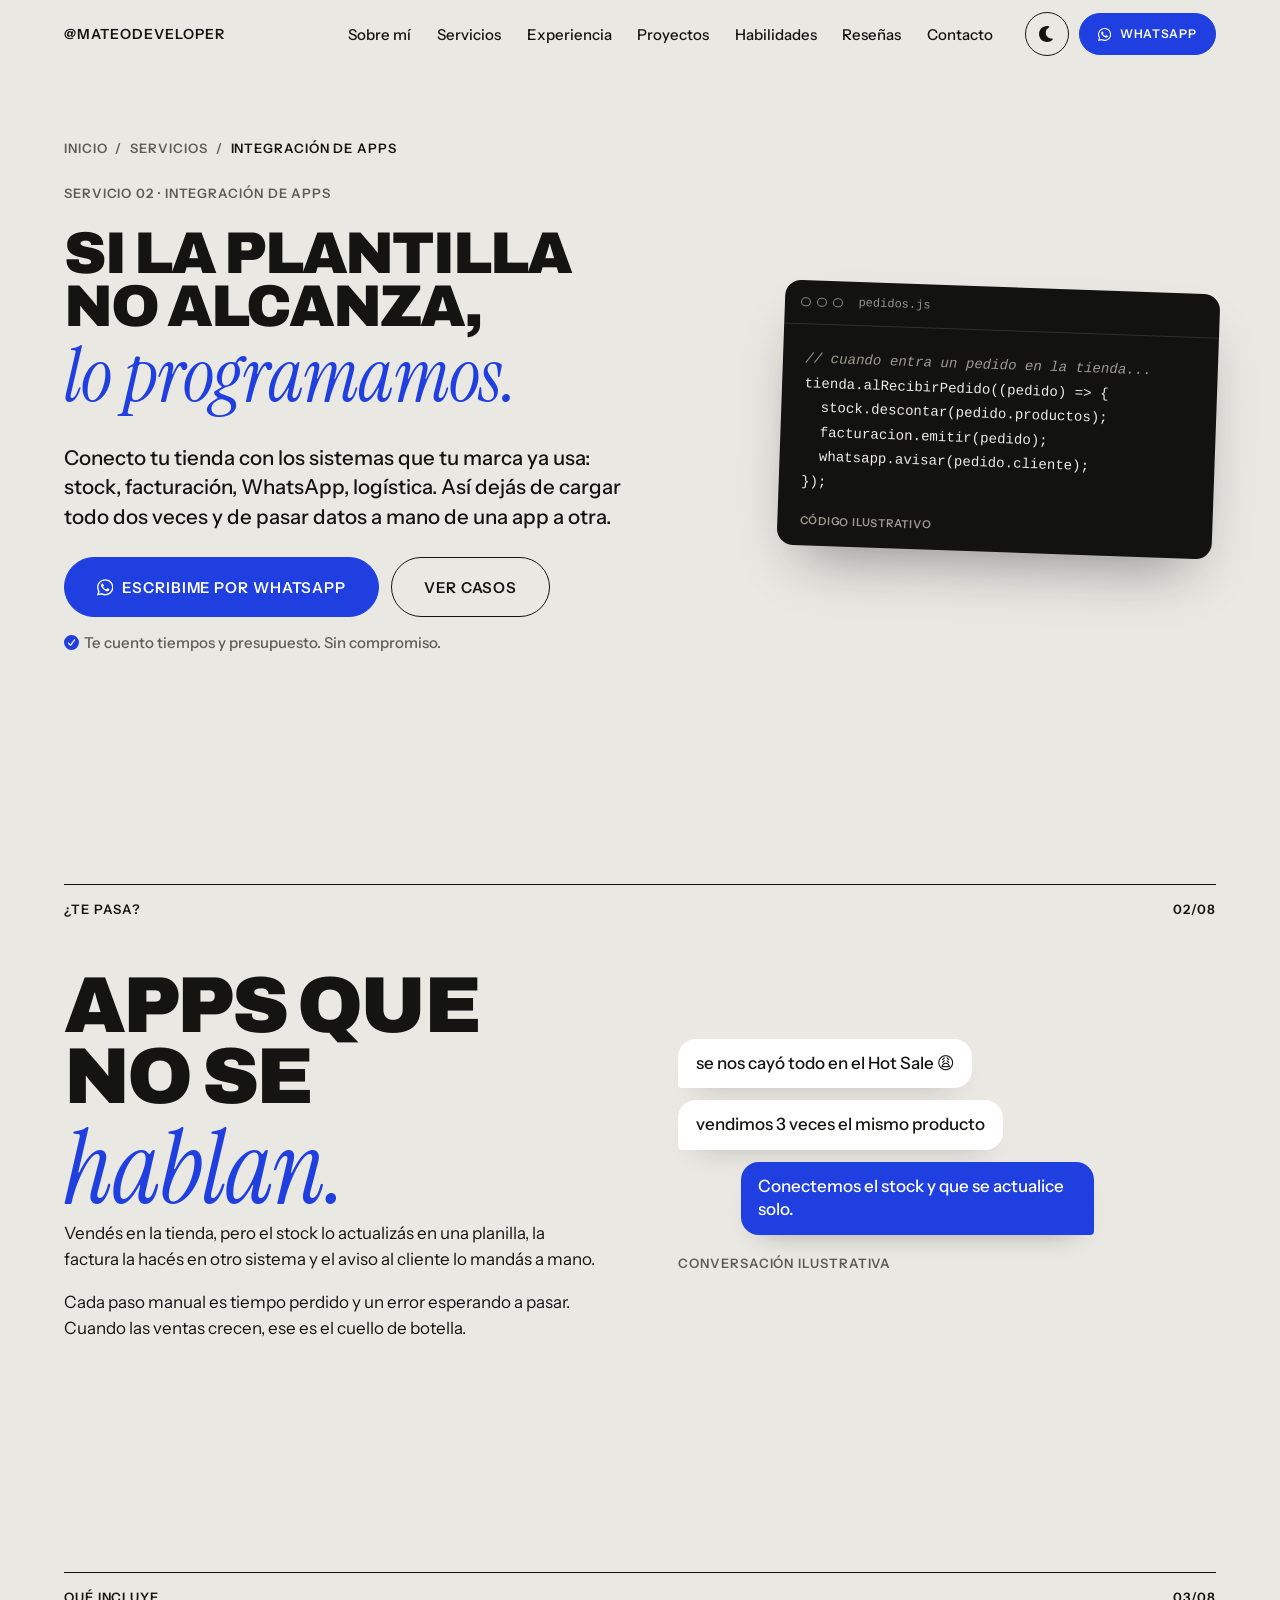
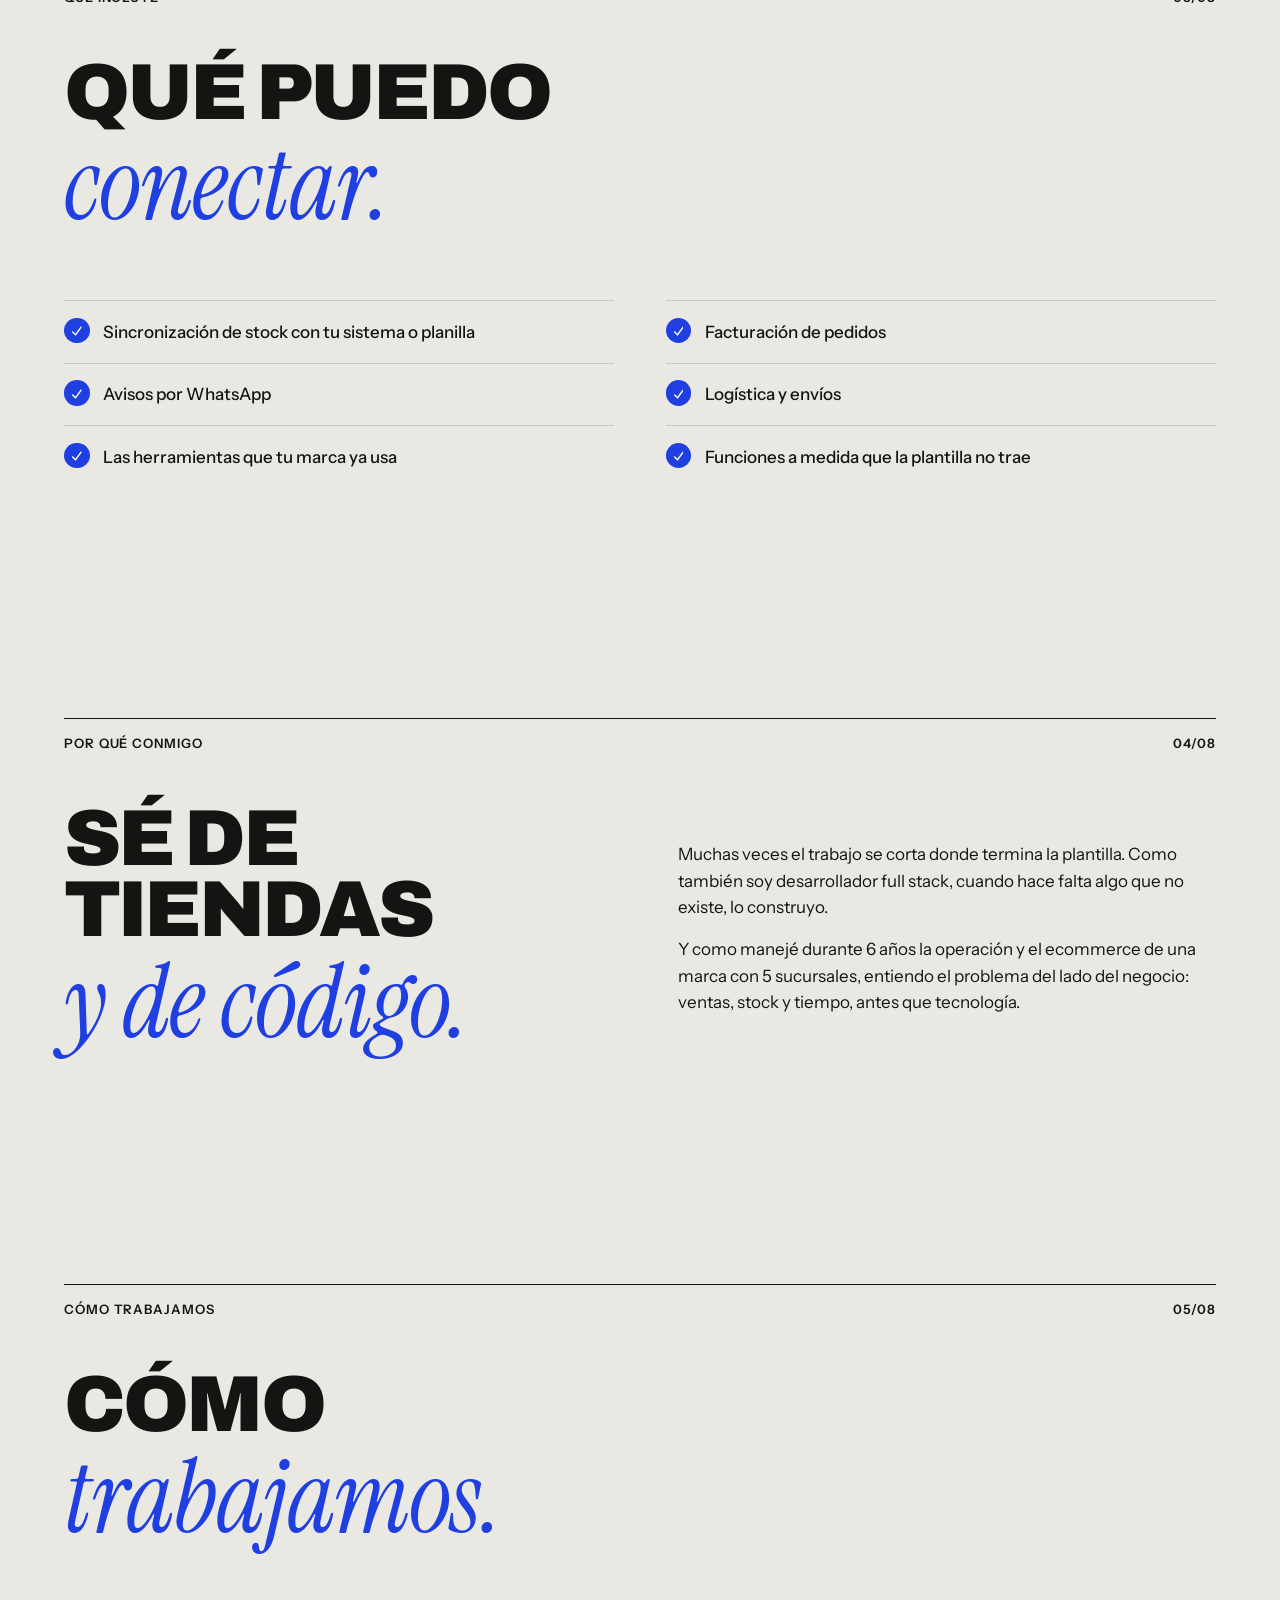
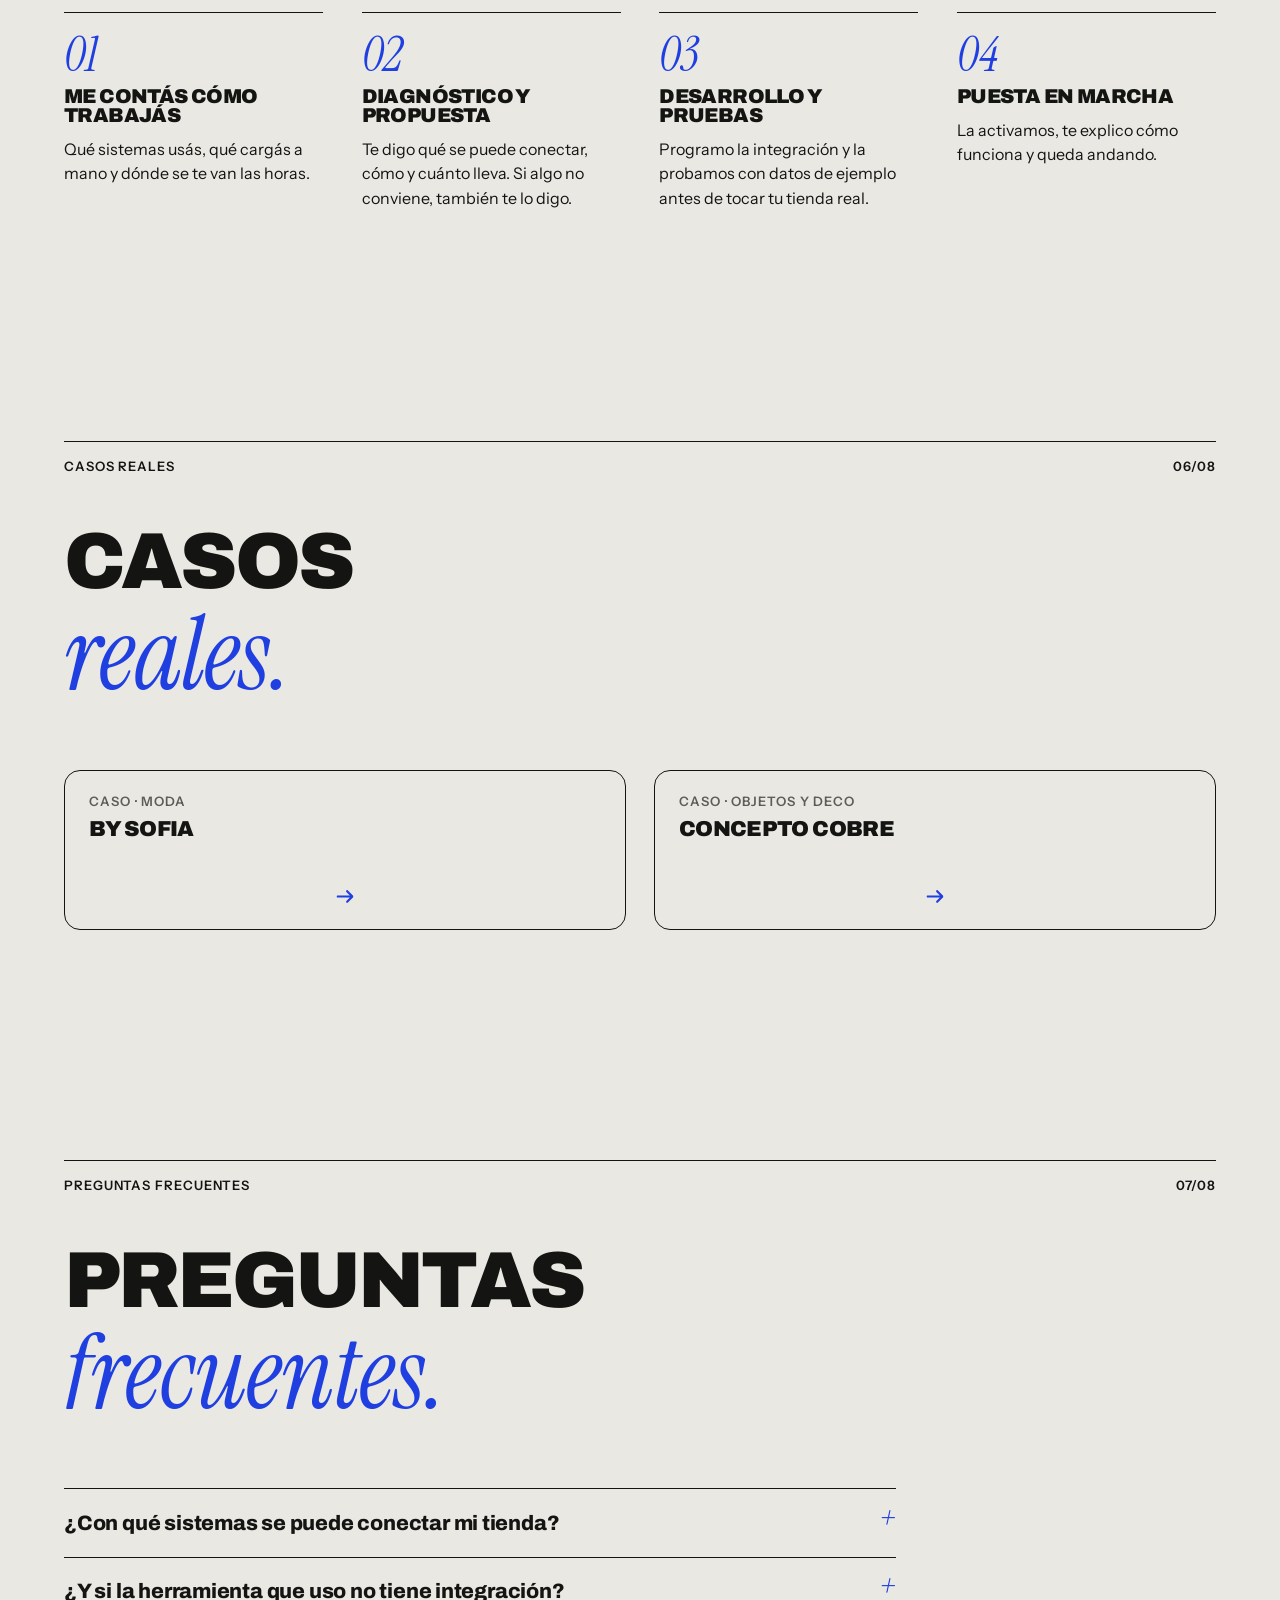
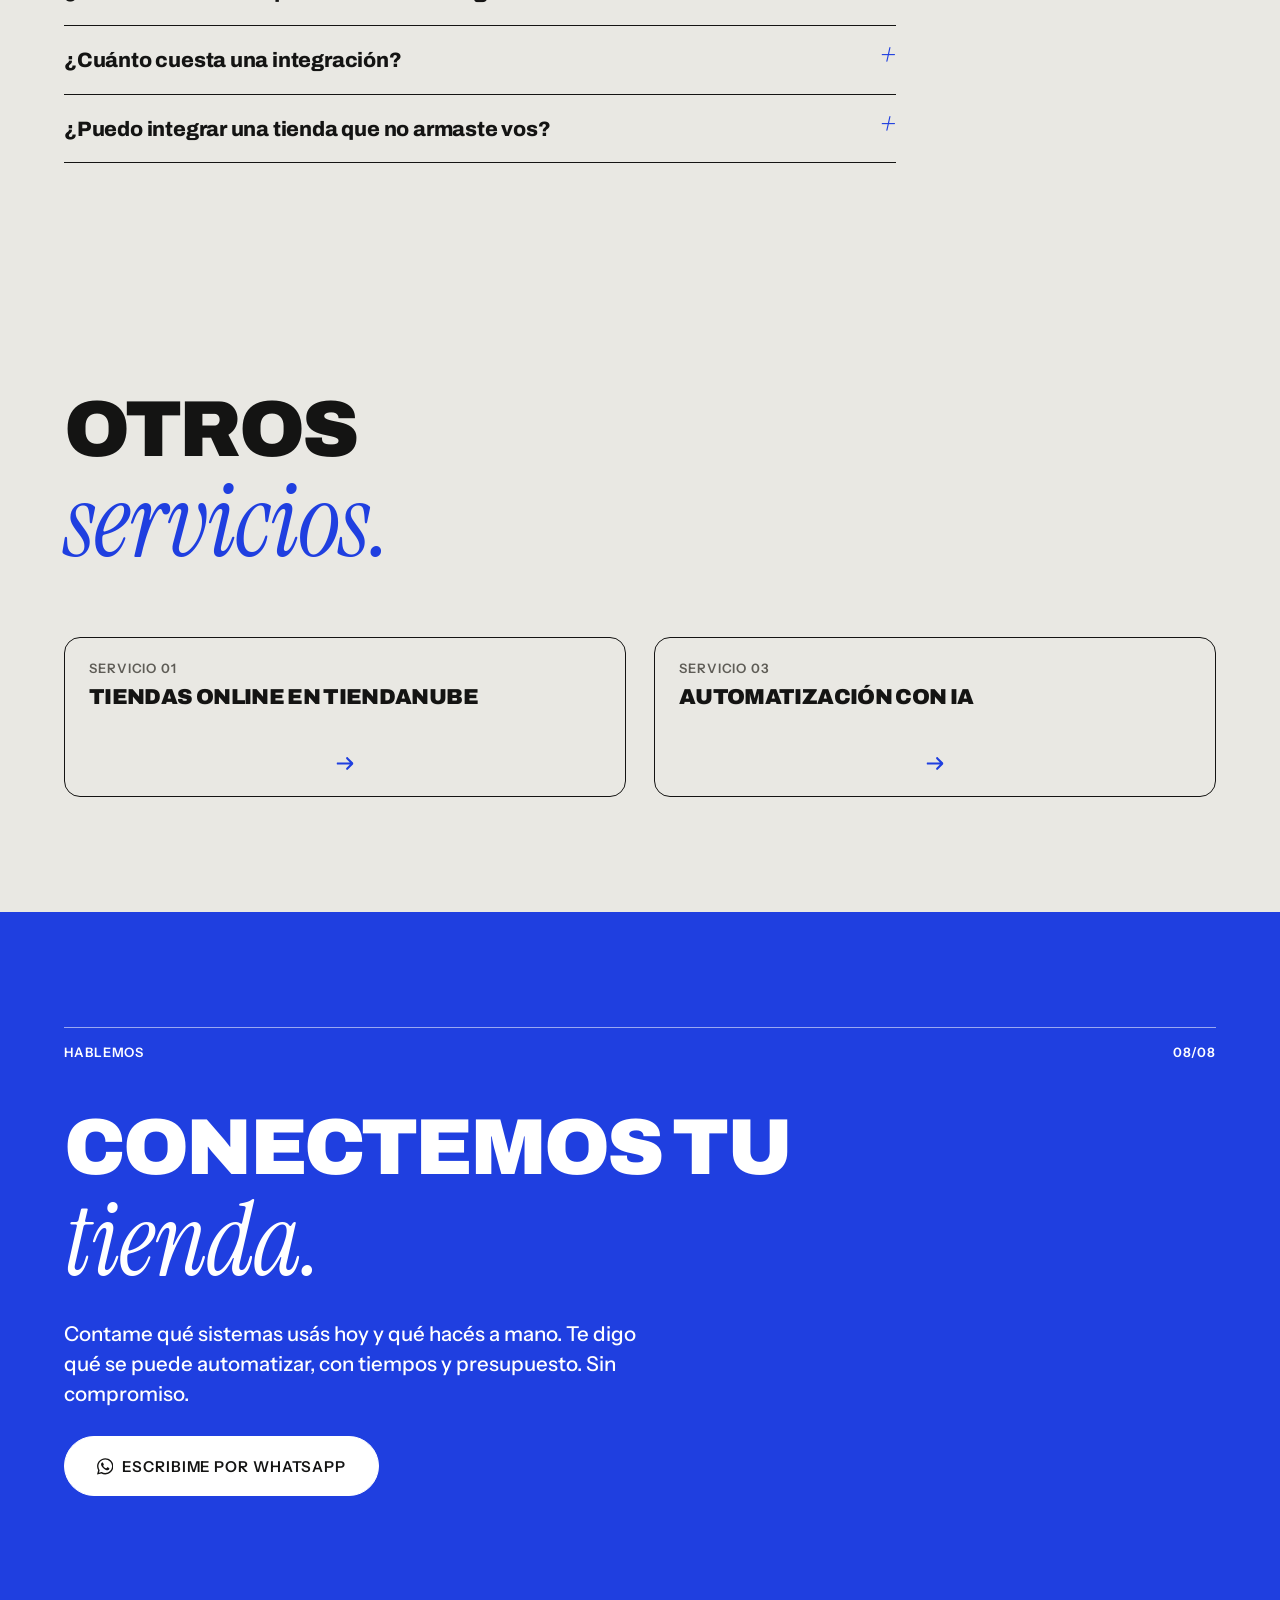
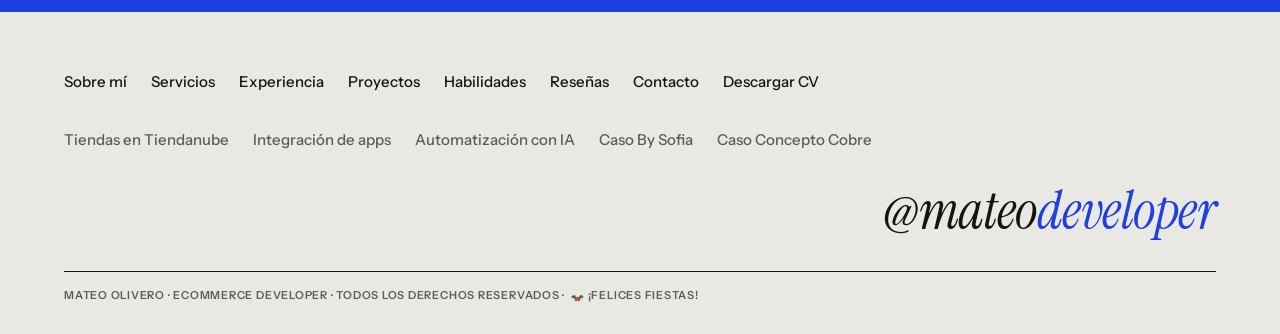
<file: servicios/integraciones/index.html>
<!DOCTYPE html>
<html lang="es-AR">
<head>
    <meta charset="UTF-8">
    <meta name="viewport" content="width=device-width, initial-scale=1.0">
    <title>Integración de apps para Tiendanube · Mateo Olivero</title>
    <meta name="description" content="Conecto tu tienda online con stock, facturación, WhatsApp, logística y las herramientas que ya usás. Si la plantilla no alcanza, lo programamos.">
    <meta name="author" content="Mateo Olivero">
    <meta name="robots" content="index, follow, max-image-preview:large">
    <link rel="canonical" href="https://mateodeveloper.com/servicios/integraciones/">

    <meta property="og:type" content="website">
    <meta property="og:locale" content="es_AR">
    <meta property="og:site_name" content="@mateodeveloper">
    <meta property="og:title" content="Integración de apps para Tiendanube · Mateo Olivero">
    <meta property="og:description" content="Conecto tu tienda online con stock, facturación, WhatsApp, logística y las herramientas que ya usás. Si la plantilla no alcanza, lo programamos.">
    <meta property="og:url" content="https://mateodeveloper.com/servicios/integraciones/">
    <meta property="og:image" content="https://mateodeveloper.com/img/og-image.jpg">
    <meta property="og:image:width" content="1200">
    <meta property="og:image:height" content="630">
    <meta name="twitter:card" content="summary_large_image">

    <script type="application/ld+json">
    {
        "@context": "https://schema.org",
        "@graph": [
            {
                "@type": "Service",
                "@id": "https://mateodeveloper.com/servicios/integraciones/#servicio",
                "name": "Integración de apps para tiendas online",
                "serviceType": "Integración de apps para tiendas online",
                "description": "Conecto tu tienda online con stock, facturación, WhatsApp, logística y las herramientas que ya usás. Si la plantilla no alcanza, lo programamos.",
                "url": "https://mateodeveloper.com/servicios/integraciones/",
                "provider": {
                    "@id": "https://mateodeveloper.com/#servicio"
                },
                "areaServed": {
                    "@type": "Country",
                    "name": "Argentina"
                }
            },
            {
                "@type": "BreadcrumbList",
                "itemListElement": [
                    {
                        "@type": "ListItem",
                        "position": 1,
                        "name": "Inicio",
                        "item": "https://mateodeveloper.com/"
                    },
                    {
                        "@type": "ListItem",
                        "position": 2,
                        "name": "Servicios",
                        "item": "https://mateodeveloper.com/#services"
                    },
                    {
                        "@type": "ListItem",
                        "position": 3,
                        "name": "Integración de apps",
                        "item": "https://mateodeveloper.com/servicios/integraciones/"
                    }
                ]
            }
        ]
    }
    </script>

    <meta name="theme-color" content="#E9E8E3">
    <!-- Aplica el tema guardado antes de pintar (evita el parpadeo claro/oscuro).
         Si cambiás este script, actualizá su hash sha256 en _headers (Content-Security-Policy). -->
    <script id="theme-init">(function(){var t=null;try{t=localStorage.getItem("theme")}catch(e){}if(t!=="light"&&t!=="dark"){t=window.matchMedia&&window.matchMedia("(prefers-color-scheme: dark)").matches?"dark":"light"}document.documentElement.setAttribute("data-theme",t);var m=document.querySelector('meta[name="theme-color"]');if(m)m.setAttribute("content",t==="dark"?"#121211":"#E9E8E3")})();</script>
    <link rel="icon" type="image/svg+xml" href="/img/favicon.svg">
    <link rel="apple-touch-icon" href="/img/apple-touch-icon.png">
    <link rel="preload" href="/fonts/instrument-sans.woff2" as="font" type="font/woff2" crossorigin>
    <link rel="preload" href="/fonts/archivo.woff2" as="font" type="font/woff2" crossorigin>
    <link rel="preload" href="/fonts/instrument-serif-italic.woff2" as="font" type="font/woff2" crossorigin>
    <link rel="stylesheet" href="/css/style.css">
</head>
<body>
    <!-- Íconos: Font Awesome Free 7.0.1 (CC BY 4.0) · https://fontawesome.com/license/free -->
    <svg class="sprite" xmlns="http://www.w3.org/2000/svg" aria-hidden="true" focusable="false">
        <symbol id="i-arrow-down" viewBox="0 0 384 512"><path d="M169.4 502.6c12.5 12.5 32.8 12.5 45.3 0l160-160c12.5-12.5 12.5-32.8 0-45.3s-32.8-12.5-45.3 0L224 402.7 224 32c0-17.7-14.3-32-32-32s-32 14.3-32 32l0 370.7-105.4-105.4c-12.5-12.5-32.8-12.5-45.3 0s-12.5 32.8 0 45.3l160 160z"/></symbol>
        <symbol id="i-arrow-right" viewBox="0 0 512 512"><path d="M502.6 278.6c12.5-12.5 12.5-32.8 0-45.3l-160-160c-12.5-12.5-32.8-12.5-45.3 0s-12.5 32.8 0 45.3L402.7 224 32 224c-17.7 0-32 14.3-32 32s14.3 32 32 32l370.7 0-105.4 105.4c-12.5 12.5-12.5 32.8 0 45.3s32.8 12.5 45.3 0l160-160z"/></symbol>
        <symbol id="i-arrow-up-right-from-square" viewBox="0 0 512 512"><path d="M320 0c-17.7 0-32 14.3-32 32s14.3 32 32 32l82.7 0-201.4 201.4c-12.5 12.5-12.5 32.8 0 45.3s32.8 12.5 45.3 0L448 109.3 448 192c0 17.7 14.3 32 32 32s32-14.3 32-32l0-160c0-17.7-14.3-32-32-32L320 0zM80 96C35.8 96 0 131.8 0 176L0 432c0 44.2 35.8 80 80 80l256 0c44.2 0 80-35.8 80-80l0-80c0-17.7-14.3-32-32-32s-32 14.3-32 32l0 80c0 8.8-7.2 16-16 16L80 448c-8.8 0-16-7.2-16-16l0-256c0-8.8 7.2-16 16-16l80 0c17.7 0 32-14.3 32-32s-14.3-32-32-32L80 96z"/></symbol>
        <symbol id="i-bars" viewBox="0 0 448 512"><path d="M0 96C0 78.3 14.3 64 32 64l384 0c17.7 0 32 14.3 32 32s-14.3 32-32 32L32 128C14.3 128 0 113.7 0 96zM0 256c0-17.7 14.3-32 32-32l384 0c17.7 0 32 14.3 32 32s-14.3 32-32 32L32 288c-17.7 0-32-14.3-32-32zM448 416c0 17.7-14.3 32-32 32L32 448c-17.7 0-32-14.3-32-32s14.3-32 32-32l384 0c17.7 0 32 14.3 32 32z"/></symbol>
        <symbol id="i-cart-shopping" viewBox="0 0 640 512"><path d="M24-16C10.7-16 0-5.3 0 8S10.7 32 24 32l45.3 0c3.9 0 7.2 2.8 7.9 6.6l52.1 286.3c6.2 34.2 36 59.1 70.8 59.1L456 384c13.3 0 24-10.7 24-24s-10.7-24-24-24l-255.9 0c-11.6 0-21.5-8.3-23.6-19.7l-5.1-28.3 303.6 0c30.8 0 57.2-21.9 62.9-52.2L568.9 69.9C572.6 50.2 557.5 32 537.4 32l-412.7 0-.4-2c-4.8-26.6-28-46-55.1-46L24-16zM208 512a48 48 0 1 0 0-96 48 48 0 1 0 0 96zm224 0a48 48 0 1 0 0-96 48 48 0 1 0 0 96z"/></symbol>
        <symbol id="i-check" viewBox="0 0 448 512"><path d="M434.8 70.1c14.3 10.4 17.5 30.4 7.1 44.7l-256 352c-5.5 7.6-14 12.3-23.4 13.1s-18.5-2.7-25.1-9.3l-128-128c-12.5-12.5-12.5-32.8 0-45.3s32.8-12.5 45.3 0l101.5 101.5 234-321.7c10.4-14.3 30.4-17.5 44.7-7.1z"/></symbol>
        <symbol id="i-circle-check" viewBox="0 0 512 512"><path d="M256 512a256 256 0 1 1 0-512 256 256 0 1 1 0 512zM374 145.7c-10.7-7.8-25.7-5.4-33.5 5.3L221.1 315.2 169 263.1c-9.4-9.4-24.6-9.4-33.9 0s-9.4 24.6 0 33.9l72 72c5 5 11.8 7.5 18.8 7s13.4-4.1 17.5-9.8L379.3 179.2c7.8-10.7 5.4-25.7-5.3-33.5z"/></symbol>
        <symbol id="i-css3-alt" viewBox="0 0 384 512"><path d="M0 32L34.9 427.8 192 480 349.1 427.8 384 32 0 32zm313.1 80l-4.8 47.3-115.3 49.3-.3 .1 111.5 0-12.8 146.6-98.2 28.7-98.8-29.2-6.4-73.9 48.9 0 3.2 38.3 52.6 13.3 54.7-15.4 3.7-61.6-166.3-.5 0-.1-.2 .1-3.6-46.3 112.1-46.7 6.5-2.7-122.9 0-5.8-47.3 242.2 0z"/></symbol>
        <symbol id="i-html5" viewBox="0 0 384 512"><path d="M0 32L34.9 427.8 191.5 480 349.1 427.8 384 32 0 32zM308.2 159.9l-183.8 0 4.1 49.4 175.6 0-13.6 148.4-97.9 27 0 .3-1.1 0-98.7-27.3-6-75.8 47.7 0 3.5 38.1 53.5 14.5 53.7-14.5 6-62.2-166.9 0-12.8-145.6 241.1 0-4.4 47.7z"/></symbol>
        <symbol id="i-js" viewBox="0 0 448 512"><path d="M0 32l0 448 448 0 0-448-448 0zM243.8 381.4c0 43.6-25.6 63.5-62.9 63.5-33.7 0-53.2-17.4-63.2-38.5L152 385.7c6.6 11.7 12.6 21.6 27.1 21.6 13.8 0 22.6-5.4 22.6-26.5l0-143.1 42.1 0 0 143.7zm99.6 63.5c-39.1 0-64.4-18.6-76.7-43L301 382.1c9 14.7 20.8 25.6 41.5 25.6 17.4 0 28.6-8.7 28.6-20.8 0-14.4-11.4-19.5-30.7-28l-10.5-4.5c-30.4-12.9-50.5-29.2-50.5-63.5 0-31.6 24.1-55.6 61.6-55.6 26.8 0 46 9.3 59.8 33.7L368 290c-7.2-12.9-15-18-27.1-18-12.3 0-20.1 7.8-20.1 18 0 12.6 7.8 17.7 25.9 25.6l10.5 4.5c35.8 15.3 55.9 31 55.9 66.2 0 37.8-29.8 58.6-69.7 58.6z"/></symbol>
        <symbol id="i-moon" viewBox="0 0 512 512"><path d="M256 0C114.6 0 0 114.6 0 256S114.6 512 256 512c68.8 0 131.3-27.2 177.3-71.4 7.3-7 9.4-17.9 5.3-27.1s-13.7-14.9-23.8-14.1c-4.9 .4-9.8 .6-14.8 .6-101.6 0-184-82.4-184-184 0-72.1 41.5-134.6 102.1-164.8 9.1-4.5 14.3-14.3 13.1-24.4S322.6 8.5 312.7 6.3C294.4 2.2 275.4 0 256 0z"/></symbol>
        <symbol id="i-python" viewBox="0 0 448 512"><path d="M439.8 200.5c-7.7-30.9-22.3-54.2-53.4-54.2l-40.1 0 0 47.4c0 36.8-31.2 67.8-66.8 67.8l-106.8 0c-29.2 0-53.4 25-53.4 54.3l0 101.8c0 29 25.2 46 53.4 54.3 33.8 9.9 66.3 11.7 106.8 0 26.9-7.8 53.4-23.5 53.4-54.3l0-40.7-106.7 0 0-13.6 160.2 0c31.1 0 42.6-21.7 53.4-54.2 11.2-33.5 10.7-65.7 0-108.6zM286.2 444.7a20.4 20.4 0 1 1 0-40.7 20.4 20.4 0 1 1 0 40.7zM167.8 248.1l106.8 0c29.7 0 53.4-24.5 53.4-54.3l0-101.9c0-29-24.4-50.7-53.4-55.6-35.8-5.9-74.7-5.6-106.8 .1-45.2 8-53.4 24.7-53.4 55.6l0 40.7 106.9 0 0 13.6-147 0c-31.1 0-58.3 18.7-66.8 54.2-9.8 40.7-10.2 66.1 0 108.6 7.6 31.6 25.7 54.2 56.8 54.2l36.7 0 0-48.8c0-35.3 30.5-66.4 66.8-66.4zM161.2 64.7a20.4 20.4 0 1 1 0 40.8 20.4 20.4 0 1 1 0-40.8z"/></symbol>
        <symbol id="i-react" viewBox="0 0 512 512"><path d="M418.2 177.2c-5.4-1.8-10.8-3.5-16.2-5.1 .9-3.7 1.7-7.4 2.5-11.1 12.3-59.6 4.2-107.5-23.1-123.3-26.3-15.1-69.2 .6-112.6 38.4-4.3 3.7-8.5 7.6-12.5 11.5-2.7-2.6-5.5-5.2-8.3-7.7-45.5-40.4-91.1-57.4-118.4-41.5-26.2 15.2-34 60.3-23 116.7 1.1 5.6 2.3 11.1 3.7 16.7-6.4 1.8-12.7 3.8-18.6 5.9-53.4 18.5-91.7 47.7-91.7 77.9 0 31.2 40.8 62.5 96.3 81.5 4.5 1.5 9 3 13.6 4.3-1.5 6-2.8 11.9-4 18-10.5 55.5-2.3 99.5 23.9 114.6 27 15.6 72.4-.4 116.6-39.1 3.5-3.1 7-6.3 10.5-9.7 4.4 4.3 9 8.4 13.6 12.4 42.8 36.8 85.1 51.7 111.2 36.6 27-15.6 35.8-62.9 24.4-120.5-.9-4.4-1.9-8.9-3-13.5 3.2-.9 6.3-1.9 9.4-2.9 57.7-19.1 99.5-50 99.5-81.7 0-30.3-39.4-59.7-93.8-78.4zM282.9 92.3c37.2-32.4 71.9-45.1 87.7-36 16.9 9.7 23.4 48.9 12.8 100.4-.7 3.4-1.4 6.7-2.3 10-22.2-5-44.7-8.6-67.3-10.6-13-18.6-27.2-36.4-42.6-53.1 3.9-3.7 7.7-7.2 11.7-10.7zM167.2 307.5c5.1 8.7 10.3 17.4 15.8 25.9-15.6-1.7-31.1-4.2-46.4-7.5 4.4-14.4 9.9-29.3 16.3-44.5 4.6 8.8 9.3 17.5 14.3 26.1zM136.9 187.2c14.4-3.2 29.7-5.8 45.6-7.8-5.3 8.3-10.5 16.8-15.4 25.4-4.9 8.5-9.7 17.2-14.2 26-6.3-14.9-11.6-29.5-16-43.6zm27.4 68.9c6.6-13.8 13.8-27.3 21.4-40.6s15.8-26.2 24.4-38.9c15-1.1 30.3-1.7 45.9-1.7s31 .6 45.9 1.7c8.5 12.6 16.6 25.5 24.3 38.7s14.9 26.7 21.7 40.4c-6.7 13.8-13.9 27.4-21.6 40.8-7.6 13.3-15.7 26.2-24.2 39-14.9 1.1-30.4 1.6-46.1 1.6s-30.9-.5-45.6-1.4c-8.7-12.7-16.9-25.7-24.6-39s-14.8-26.8-21.5-40.6zm180.6 51.2c5.1-8.8 9.9-17.7 14.6-26.7 6.4 14.5 12 29.2 16.9 44.3-15.5 3.5-31.2 6.2-47 8 5.4-8.4 10.5-17 15.5-25.6zm14.4-76.5c-4.7-8.8-9.5-17.6-14.5-26.2-4.9-8.5-10-16.9-15.3-25.2 16.1 2 31.5 4.7 45.9 8-4.6 14.8-10 29.2-16.1 43.4zM256.2 118.3c10.5 11.4 20.4 23.4 29.6 35.8-19.8-.9-39.7-.9-59.5 0 9.8-12.9 19.9-24.9 29.9-35.8zM140.2 57c16.8-9.8 54.1 4.2 93.4 39 2.5 2.2 5 4.6 7.6 7-15.5 16.7-29.8 34.5-42.9 53.1-22.6 2-45 5.5-67.2 10.4-1.3-5.1-2.4-10.3-3.5-15.5-9.4-48.4-3.2-84.9 12.6-94zM115.7 320.6c-4.2-1.2-8.3-2.5-12.4-3.9-21.3-6.7-45.5-17.3-63-31.2-10.1-7-16.9-17.8-18.8-29.9 0-18.3 31.6-41.7 77.2-57.6 5.7-2 11.5-3.8 17.3-5.5 6.8 21.7 15 43 24.5 63.6-9.6 20.9-17.9 42.5-24.8 64.5zm116.6 98c-16.5 15.1-35.6 27.1-56.4 35.3-11.1 5.3-23.9 5.8-35.3 1.3-15.9-9.2-22.5-44.5-13.5-92 1.1-5.6 2.3-11.2 3.7-16.7 22.4 4.8 45 8.1 67.9 9.8 13.2 18.7 27.7 36.6 43.2 53.4-3.2 3.1-6.4 6.1-9.6 8.9zm24.5-24.3c-10.2-11-20.4-23.2-30.3-36.3 9.6 .4 19.5 .6 29.5 .6 10.3 0 20.4-.2 30.4-.7-9.2 12.7-19.1 24.8-29.6 36.4zm130.7 30c-.9 12.2-6.9 23.6-16.5 31.3-15.9 9.2-49.8-2.8-86.4-34.2-4.2-3.6-8.4-7.5-12.7-11.5 15.3-16.9 29.4-34.8 42.2-53.6 22.9-1.9 45.7-5.4 68.2-10.5 1 4.1 1.9 8.2 2.7 12.2 4.9 21.6 5.7 44.1 2.5 66.3zm18.2-107.5c-2.8 .9-5.6 1.8-8.5 2.6-7-21.8-15.6-43.1-25.5-63.8 9.6-20.4 17.7-41.4 24.5-62.9 5.2 1.5 10.2 3.1 15 4.7 46.6 16 79.3 39.8 79.3 58 0 19.6-34.9 44.9-84.8 61.4zM256 301.8a45.8 45.8 0 1 0 0-91.6 45.8 45.8 0 1 0 0 91.6z"/></symbol>
        <symbol id="i-sass" viewBox="0 0 640 512"><path d="M301.8 378.9l0 0zm249.1-87c-20.1 0-40 4.6-58 13.5-5.9-11.9-12-22.3-13-30.1-1.2-9.1-2.5-14.5-1.1-25.3s7.7-26.1 7.6-27.2-1.4-6.6-14.3-6.7-24 2.5-25.3 5.9c-2.3 6.2-4.1 12.6-5.3 19.1-2.3 11.7-25.8 53.5-39.1 75.3-4.4-8.5-8.1-16-8.9-22-1.2-9.1-2.5-14.5-1.1-25.3s7.7-26.1 7.6-27.2-1.4-6.6-14.3-6.7-24 2.5-25.3 5.9-2.7 11.4-5.3 19.1-33.9 77.3-42.1 95.4c-4.2 9.2-7.8 16.6-10.4 21.6-.4 .8-.7 1.3-.9 1.7 .3-.5 .5-1 .5-.8-2.2 4.3-3.5 6.7-3.5 6.7l0 .1c-1.7 3.2-3.6 6.1-4.5 6.1-.6 0-1.9-8.4 .3-19.9 4.7-24.2 15.8-61.8 15.7-63.1-.1-.7 2.1-7.2-7.3-10.7-9.1-3.3-12.4 2.2-13.2 2.2s-1.4 2-1.4 2 10.1-42.4-19.4-42.4c-18.4 0-44 20.2-56.6 38.5-7.9 4.3-25 13.6-43 23.5-6.9 3.8-14 7.7-20.7 11.4-.5-.5-.9-1-1.4-1.5-35.8-38.2-101.9-65.2-99.1-116.5 1-18.7 7.5-67.8 127.1-127.4 98-48.8 176.3-35.4 189.8-5.6 19.4 42.5-41.9 121.6-143.7 133-38.8 4.3-59.2-10.7-64.3-16.3-5.3-5.9-6.1-6.2-8.1-5.1-3.3 1.8-1.2 7 0 10.1 3 7.9 15.5 21.9 36.8 28.9 18.7 6.1 64.2 9.5 119.2-11.8 61.8-23.8 109.9-90.1 95.8-145.6-14.4-56.4-107.9-74.9-196.3-43.5-52.7 18.7-109.7 48.1-150.7 86.4-48.7 45.6-56.5 85.3-53.3 101.9 11.4 58.9 92.6 97.3 125.1 125.7-1.6 .9-3.1 1.7-4.5 2.5-16.3 8.1-78.2 40.5-93.7 74.7-17.5 38.8 2.9 66.6 16.3 70.4 41.8 11.6 84.6-9.3 107.6-43.6s20.2-79.1 9.6-99.5c-.1-.3-.3-.5-.4-.8 4.2-2.5 8.5-5 12.8-7.5 8.3-4.9 16.4-9.4 23.5-13.3-4 10.8-6.9 23.8-8.4 42.6-1.8 22 7.3 50.5 19.1 61.7 5.2 4.9 11.5 5 15.4 5 13.8 0 20-11.4 26.9-25 8.5-16.6 16-35.9 16-35.9s-9.4 52.2 16.3 52.2c9.4 0 18.8-12.1 23-18.3l0 .1s.2-.4 .7-1.2c1-1.5 1.5-2.4 1.5-2.4l0-.3c3.8-6.5 12.1-21.4 24.6-46 16.2-31.8 31.7-71.5 31.7-71.5 1.5 8.7 3.6 17.3 6.2 25.8 2.8 9.5 8.7 19.9 13.4 30-3.8 5.2-6.1 8.2-6.1 8.2 0 .1 0 .1 .1 .2-3 4-6.4 8.3-9.9 12.5-12.8 15.2-28 32.6-30 37.6-2.4 5.9-1.8 10.3 2.8 13.7 3.4 2.6 9.4 3 15.7 2.5 11.5-.8 19.6-3.6 23.5-5.4 7.2-2.6 14-6.1 20.2-10.6 12.5-9.2 20.1-22.4 19.4-39.8-.4-9.6-3.5-19.2-7.3-28.2 1.1-1.6 2.3-3.3 3.4-5 19.8-28.9 35.1-60.6 35.1-60.6 1.5 8.7 3.6 17.3 6.2 25.8 2.4 8.1 7.1 17 11.4 25.7-18.6 15.1-30.1 32.6-34.1 44.1-7.4 21.3-1.6 30.9 9.3 33.1 4.9 1 11.9-1.3 17.1-3.5 7.7-2.6 15-6.3 21.6-11.1 12.5-9.2 24.6-22.1 23.8-39.6-.3-7.9-2.5-15.8-5.4-23.4 15.7-6.6 36.1-10.2 62.1-7.2 55.7 6.5 66.6 41.3 64.5 55.8s-13.8 22.6-17.7 25-5.1 3.3-4.8 5.1c.5 2.6 2.3 2.5 5.6 1.9 4.6-.8 29.2-11.8 30.3-38.7 1.6-34-31.1-71.4-89-71.1l0 0zM121.8 436.6c-18.4 20.1-44.2 27.7-55.3 21.3-11.9-6.9-7.2-36.5 15.5-57.9 13.8-13 31.6-25 43.4-32.4 2.7-1.6 6.6-4 11.4-6.9 .8-.5 1.2-.7 1.2-.7 .9-.6 1.9-1.1 2.9-1.7 8.3 30.4 .3 57.2-19.1 78.3l0 0zm134.4-91.4c-6.4 15.7-19.9 55.7-28.1 53.6-7-1.8-11.3-32.3-1.4-62.3 5-15.1 15.6-33.1 21.9-40.1 10.1-11.3 21.2-14.9 23.8-10.4 3.5 5.9-12.2 49.4-16.2 59.2zm111 53c-2.7 1.4-5.2 2.3-6.4 1.6-.9-.5 1.1-2.4 1.1-2.4s13.9-14.9 19.4-21.7c3.2-4 6.9-8.7 10.9-13.9 0 .5 .1 1 .1 1.6-.1 17.9-17.3 30-25.1 34.8l0 0zm85.6-19.5c-2-1.4-1.7-6.1 5-20.7 2.6-5.7 8.6-15.3 19-24.5 1.2 3.5 1.8 7.1 1.9 10.8-.1 22.5-16.2 30.9-25.9 34.4l0 0z"/></symbol>
        <symbol id="i-star" viewBox="0 0 576 512"><path d="M309.5-18.9c-4.1-8-12.4-13.1-21.4-13.1s-17.3 5.1-21.4 13.1L193.1 125.3 33.2 150.7c-8.9 1.4-16.3 7.7-19.1 16.3s-.5 18 5.8 24.4l114.4 114.5-25.2 159.9c-1.4 8.9 2.3 17.9 9.6 23.2s16.9 6.1 25 2L288.1 417.6 432.4 491c8 4.1 17.7 3.3 25-2s11-14.2 9.6-23.2L441.7 305.9 556.1 191.4c6.4-6.4 8.6-15.8 5.8-24.4s-10.1-14.9-19.1-16.3L383 125.3 309.5-18.9z"/></symbol>
        <symbol id="i-sun" viewBox="0 0 576 512"><path d="M178.2-10.1c7.4-3.1 15.8-2.2 22.5 2.2l87.8 58.2 87.8-58.2c6.7-4.4 15.1-5.2 22.5-2.2S411.4-.5 413 7.3l20.9 103.2 103.2 20.9c7.8 1.6 14.4 7 17.4 14.3s2.2 15.8-2.2 22.5l-58.2 87.8 58.2 87.8c4.4 6.7 5.2 15.1 2.2 22.5s-9.6 12.8-17.4 14.3L433.8 401.4 413 504.7c-1.6 7.8-7 14.4-14.3 17.4s-15.8 2.2-22.5-2.2l-87.8-58.2-87.8 58.2c-6.7 4.4-15.1 5.2-22.5 2.2s-12.8-9.6-14.3-17.4L143 401.4 39.7 380.5c-7.8-1.6-14.4-7-17.4-14.3s-2.2-15.8 2.2-22.5L82.7 256 24.5 168.2c-4.4-6.7-5.2-15.1-2.2-22.5s9.6-12.8 17.4-14.3L143 110.6 163.9 7.3c1.6-7.8 7-14.4 14.3-17.4zM207.6 256a80.4 80.4 0 1 1 160.8 0 80.4 80.4 0 1 1 -160.8 0zm208.8 0a128.4 128.4 0 1 0 -256.8 0 128.4 128.4 0 1 0 256.8 0z"/></symbol>
        <symbol id="i-tag" viewBox="0 0 512 512"><path d="M32.5 96l0 149.5c0 17 6.7 33.3 18.7 45.3l192 192c25 25 65.5 25 90.5 0L483.2 333.3c25-25 25-65.5 0-90.5l-192-192C279.2 38.7 263 32 246 32L96.5 32c-35.3 0-64 28.7-64 64zm112 16a32 32 0 1 1 0 64 32 32 0 1 1 0-64z"/></symbol>
        <symbol id="i-user" viewBox="0 0 448 512"><path d="M224 248a120 120 0 1 0 0-240 120 120 0 1 0 0 240zm-29.7 56C95.8 304 16 383.8 16 482.3 16 498.7 29.3 512 45.7 512l356.6 0c16.4 0 29.7-13.3 29.7-29.7 0-98.5-79.8-178.3-178.3-178.3l-59.4 0z"/></symbol>
        <symbol id="i-whatsapp" viewBox="0 0 448 512"><path d="M380.9 97.1c-41.9-42-97.7-65.1-157-65.1-122.4 0-222 99.6-222 222 0 39.1 10.2 77.3 29.6 111L0 480 117.7 449.1c32.4 17.7 68.9 27 106.1 27l.1 0c122.3 0 224.1-99.6 224.1-222 0-59.3-25.2-115-67.1-157zm-157 341.6c-33.2 0-65.7-8.9-94-25.7l-6.7-4-69.8 18.3 18.6-68.1-4.4-7c-18.5-29.4-28.2-63.3-28.2-98.2 0-101.7 82.8-184.5 184.6-184.5 49.3 0 95.6 19.2 130.4 54.1s56.2 81.2 56.1 130.5c0 101.8-84.9 184.6-186.6 184.6zM325.1 300.5c-5.5-2.8-32.8-16.2-37.9-18-5.1-1.9-8.8-2.8-12.5 2.8s-14.3 18-17.6 21.8c-3.2 3.7-6.5 4.2-12 1.4-32.6-16.3-54-29.1-75.5-66-5.7-9.8 5.7-9.1 16.3-30.3 1.8-3.7 .9-6.9-.5-9.7s-12.5-30.1-17.1-41.2c-4.5-10.8-9.1-9.3-12.5-9.5-3.2-.2-6.9-.2-10.6-.2s-9.7 1.4-14.8 6.9c-5.1 5.6-19.4 19-19.4 46.3s19.9 53.7 22.6 57.4c2.8 3.7 39.1 59.7 94.8 83.8 35.2 15.2 49 16.5 66.6 13.9 10.7-1.6 32.8-13.4 37.4-26.4s4.6-24.1 3.2-26.4c-1.3-2.5-5-3.9-10.5-6.6z"/></symbol>
        <symbol id="i-xmark" viewBox="0 0 384 512"><path d="M55.1 73.4c-12.5-12.5-32.8-12.5-45.3 0s-12.5 32.8 0 45.3L147.2 256 9.9 393.4c-12.5 12.5-12.5 32.8 0 45.3s32.8 12.5 45.3 0L192.5 301.3 329.9 438.6c12.5 12.5 32.8 12.5 45.3 0s12.5-32.8 0-45.3L237.8 256 375.1 118.6c12.5-12.5 12.5-32.8 0-45.3s-32.8-12.5-45.3 0L192.5 210.7 55.1 73.4z"/></symbol>
    </svg>

    <header class="topbar" id="topbar">
        <div class="inner topbar-inner">
            <a href="/" class="handle label" translate="no">@mateodeveloper</a>

            <nav aria-label="Principal">
                <ul class="nav-links" id="nav-links">
                    <li><a href="/#about">Sobre mí</a></li>
                    <li><a href="/#services">Servicios</a></li>
                    <li><a href="/#experience">Experiencia</a></li>
                    <li><a href="/#projects">Proyectos</a></li>
                    <li><a href="/#skills">Habilidades</a></li>
                    <li><a href="/#reviews">Reseñas</a></li>
                    <li><a href="/#contact">Contacto</a></li>
                </ul>
            </nav>

            <div class="topbar-actions">
                <button type="button" class="theme-toggle" id="theme-toggle" aria-label="Activar modo oscuro">
                    <svg class="icon icon-moon" viewBox="0 0 512 512" aria-hidden="true"><use href="#i-moon"></use></svg>
                    <svg class="icon icon-sun" viewBox="0 0 576 512" aria-hidden="true"><use href="#i-sun"></use></svg>
                </button>

                <a href="https://wa.me/5493533688621" data-wa="Hola Mateo! Vengo de tu web y quiero consultarte por una tienda." target="_blank" rel="noopener" class="btn btn-cobalt btn-sm topbar-cta" aria-label="Escribime por WhatsApp">
                    <svg class="icon icon-whatsapp" viewBox="0 0 448 512" aria-hidden="true"><use href="#i-whatsapp"></use></svg><span>WhatsApp</span>
                </a>

                <button type="button" class="menu-toggle" id="menu-icon" aria-label="Abrir menú" aria-controls="nav-links" aria-expanded="false">
                    <svg class="icon icon-bars" viewBox="0 0 448 512" aria-hidden="true"><use href="#i-bars"></use></svg>
                </button>
            </div>
        </div>
    </header>

    <main>

        <section class="section page-hero">
            <div class="inner">
                <nav class="breadcrumb label" aria-label="Ruta"><a href="/">Inicio</a> <span aria-hidden="true">/</span> <a href="/#services">Servicios</a> <span aria-hidden="true">/</span> <span aria-current="page">Integración de apps</span></nav>
                <div class="page-hero-grid">
                    <div class="page-hero-text">
                        <p class="label hero-kicker">Servicio 02 · Integración de apps</p>
                        <h1 class="headline headline--hero">Si la plantilla no alcanza, <span class="accent">lo programamos.</span></h1>
                        <p class="lead">Conecto tu tienda con los sistemas que tu marca ya usa: stock, facturación, WhatsApp, logística. Así dejás de cargar todo dos veces y de pasar datos a mano de una app a otra.</p>
                        <div class="btn-group">
                            <a href="https://wa.me/5493533688621?text=Hola%20Mateo%21%20Quiero%20integrar%20mi%20tienda%20con%20otras%20herramientas%20%28stock%2C%20facturaci%C3%B3n%2C%20WhatsApp...%29." data-wa="Hola Mateo! Quiero integrar mi tienda con otras herramientas (stock, facturación, WhatsApp...)." target="_blank" rel="noopener" class="btn btn-cobalt btn-lg"><svg class="icon icon-whatsapp" viewBox="0 0 448 512" aria-hidden="true"><use href="#i-whatsapp"></use></svg> Escribime por WhatsApp</a>
                            <a href="#casos" class="btn btn-outline btn-lg">Ver casos</a>
                        </div>
                        <p class="cta-note"><svg class="icon icon-circle-check" viewBox="0 0 512 512" aria-hidden="true"><use href="#i-circle-check"></use></svg>Te cuento tiempos y presupuesto. Sin compromiso.</p>
                    </div>
                    <div class="page-hero-visual">
                        <figure class="code-window">
                            <div class="window-bar">
                                <span class="dot"></span><span class="dot"></span><span class="dot"></span>
                                <span class="window-title">pedidos.js</span>
                            </div>
<pre><code><span class="c">// cuando entra un pedido en la tienda...</span>
tienda.alRecibirPedido((pedido) => {
  stock.descontar(pedido.productos);
  facturacion.emitir(pedido);
  whatsapp.avisar(pedido.cliente);
});</code></pre>
                            <figcaption class="label">Código ilustrativo</figcaption>
                        </figure>
                    </div>
                </div>
            </div>
        </section>
        <section class="section">
            <div class="inner">
                <div class="section-bar reveal">
                    <span class="label">¿Te pasa?</span>
                    <span class="label">02/08</span>
                </div>
                <div class="split">
                    <div class="reveal">
                        <h2 class="headline">Apps que no se <span class="accent">hablan.</span></h2>
                        <div class="prose">
                            <p>Vendés en la tienda, pero el stock lo actualizás en una planilla, la factura la hacés en otro sistema y el aviso al cliente lo mandás a mano.</p><p>Cada paso manual es tiempo perdido y un error esperando a pasar. Cuando las ventas crecen, ese es el cuello de botella.</p>
                        </div>
                    </div>
                    <div class="reveal">
                        <div class="chat">
                            <p class="msg msg--client">se nos cayó todo en el Hot Sale 😩</p>
                            <p class="msg msg--client">vendimos 3 veces el mismo producto</p>
                            <p class="msg msg--brand">Conectemos el stock y que se actualice solo.</p>
                            <p class="label chat-caption">Conversación ilustrativa</p>
                        </div>
                    </div>
                </div>
            </div>
        </section>
        <section class="section">
            <div class="inner">
                <div class="section-bar reveal">
                    <span class="label">Qué incluye</span>
                    <span class="label">03/08</span>
                </div>
                <div class="section-head reveal">
                    <h2 class="headline">Qué puedo <span class="accent">conectar.</span></h2>
                </div>
                <ul class="checklist stagger">
                    <li><span class="check"><svg class="icon icon-check" viewBox="0 0 448 512" aria-hidden="true"><use href="#i-check"></use></svg></span>Sincronización de stock con tu sistema o planilla</li>
                    <li><span class="check"><svg class="icon icon-check" viewBox="0 0 448 512" aria-hidden="true"><use href="#i-check"></use></svg></span>Facturación de pedidos</li>
                    <li><span class="check"><svg class="icon icon-check" viewBox="0 0 448 512" aria-hidden="true"><use href="#i-check"></use></svg></span>Avisos por WhatsApp</li>
                    <li><span class="check"><svg class="icon icon-check" viewBox="0 0 448 512" aria-hidden="true"><use href="#i-check"></use></svg></span>Logística y envíos</li>
                    <li><span class="check"><svg class="icon icon-check" viewBox="0 0 448 512" aria-hidden="true"><use href="#i-check"></use></svg></span>Las herramientas que tu marca ya usa</li>
                    <li><span class="check"><svg class="icon icon-check" viewBox="0 0 448 512" aria-hidden="true"><use href="#i-check"></use></svg></span>Funciones a medida que la plantilla no trae</li>
                </ul>
            </div>
        </section>
        <section class="section">
            <div class="inner">
                <div class="section-bar reveal">
                    <span class="label">Por qué conmigo</span>
                    <span class="label">04/08</span>
                </div>
                <div class="split">
                    <div class="reveal">
                        <h2 class="headline">Sé de tiendas <span class="accent">y de código.</span></h2>
                    </div>
                    <div class="prose reveal">
                        <p>Muchas veces el trabajo se corta donde termina la plantilla. Como también soy desarrollador full stack, cuando hace falta algo que no existe, lo construyo.</p><p>Y como manejé durante 6 años la operación y el ecommerce de una marca con 5 sucursales, entiendo el problema del lado del negocio: ventas, stock y tiempo, antes que tecnología.</p>
                    </div>
                </div>
            </div>
        </section>
        <section class="section">
            <div class="inner">
                <div class="section-bar reveal">
                    <span class="label">Cómo trabajamos</span>
                    <span class="label">05/08</span>
                </div>
                <div class="section-head reveal">
                    <h2 class="headline">Cómo <span class="accent">trabajamos.</span></h2>
                </div>
                <ol class="steps stagger">
                    <li class="step reveal">
                        <span class="step-num">01</span>
                        <h3>Me contás cómo trabajás</h3>
                        <p>Qué sistemas usás, qué cargás a mano y dónde se te van las horas.</p>
                    </li>
                    <li class="step reveal">
                        <span class="step-num">02</span>
                        <h3>Diagnóstico y propuesta</h3>
                        <p>Te digo qué se puede conectar, cómo y cuánto lleva. Si algo no conviene, también te lo digo.</p>
                    </li>
                    <li class="step reveal">
                        <span class="step-num">03</span>
                        <h3>Desarrollo y pruebas</h3>
                        <p>Programo la integración y la probamos con datos de ejemplo antes de tocar tu tienda real.</p>
                    </li>
                    <li class="step reveal">
                        <span class="step-num">04</span>
                        <h3>Puesta en marcha</h3>
                        <p>La activamos, te explico cómo funciona y queda andando.</p>
                    </li>
                </ol>
            </div>
        </section>
        <section class="section" id="casos">
            <div class="inner">
                <div class="section-bar reveal">
                    <span class="label">Casos reales</span>
                    <span class="label">06/08</span>
                </div>
                <div class="section-head reveal">
                    <h2 class="headline">Casos <span class="accent">reales.</span></h2>
                </div>
                <div class="link-cards stagger">
                    <a href="/proyectos/by-sofia/" class="link-card">
                        <span class="label">Caso · Moda</span>
                        <strong>By Sofia</strong>
                        <svg class="icon icon-arrow-right" viewBox="0 0 512 512" aria-hidden="true"><use href="#i-arrow-right"></use></svg>
                    </a>
                    <a href="/proyectos/concepto-cobre/" class="link-card">
                        <span class="label">Caso · Objetos y deco</span>
                        <strong>Concepto Cobre</strong>
                        <svg class="icon icon-arrow-right" viewBox="0 0 512 512" aria-hidden="true"><use href="#i-arrow-right"></use></svg>
                    </a>
                </div>
            </div>
        </section>
        <section class="section">
            <div class="inner">
                <div class="section-bar reveal">
                    <span class="label">Preguntas frecuentes</span>
                    <span class="label">07/08</span>
                </div>
                <div class="section-head reveal">
                    <h2 class="headline">Preguntas <span class="accent">frecuentes.</span></h2>
                </div>
                <div class="faq reveal">
                    <details>
                        <summary>¿Con qué sistemas se puede conectar mi tienda?</summary>
                        <p>Con la mayoría de los que permiten conectarse por API: sistemas de stock y gestión, facturación, WhatsApp, logística. Contame cuáles usás y te digo si se puede y cómo.</p>
                    </details>
                    <details>
                        <summary>¿Y si la herramienta que uso no tiene integración?</summary>
                        <p>Ahí entra el desarrollo a medida. Si el sistema permite conectarse, lo programamos; si no, buscamos la alternativa más simple y te lo digo de entrada.</p>
                    </details>
                    <details>
                        <summary>¿Cuánto cuesta una integración?</summary>
                        <p>Depende de qué sistemas haya que conectar y de cuánto haya que programar. Con tu caso concreto te paso un presupuesto sin compromiso.</p>
                    </details>
                    <details>
                        <summary>¿Puedo integrar una tienda que no armaste vos?</summary>
                        <p>Sí. No hace falta que la tienda la haya armado yo: reviso cómo está hecha y trabajamos sobre lo que ya tenés.</p>
                    </details>
                </div>
            </div>
        </section>
        <section class="section">
            <div class="inner">
                <div class="section-head reveal">
                    <h2 class="headline">Otros <span class="accent">servicios.</span></h2>
                </div>
                <div class="link-cards stagger">
                    <a href="/servicios/tiendas-tiendanube/" class="link-card">
                        <span class="label">Servicio 01</span>
                        <strong>Tiendas online en Tiendanube</strong>
                        <svg class="icon icon-arrow-right" viewBox="0 0 512 512" aria-hidden="true"><use href="#i-arrow-right"></use></svg>
                    </a>
                    <a href="/servicios/automatizacion-ia/" class="link-card">
                        <span class="label">Servicio 03</span>
                        <strong>Automatización con IA</strong>
                        <svg class="icon icon-arrow-right" viewBox="0 0 512 512" aria-hidden="true"><use href="#i-arrow-right"></use></svg>
                    </a>
                </div>
            </div>
        </section>
        <section class="section section--cobalt" id="contact">
            <div class="inner">
                <div class="section-bar reveal">
                    <span class="label">Hablemos</span>
                    <span class="label">08/08</span>
                </div>
                <div class="contact-copy reveal">
                    <h2 class="headline">Conectemos tu <span class="accent">tienda.</span></h2>
                    <p class="lead">Contame qué sistemas usás hoy y qué hacés a mano. Te digo qué se puede automatizar, con tiempos y presupuesto. Sin compromiso.</p>
                    <div class="btn-group">
                        <a href="https://wa.me/5493533688621?text=Hola%20Mateo%21%20Quiero%20integrar%20mi%20tienda%20con%20otras%20herramientas." data-wa="Hola Mateo! Quiero integrar mi tienda con otras herramientas." target="_blank" rel="noopener" class="btn btn-light btn-lg"><svg class="icon icon-whatsapp" viewBox="0 0 448 512" aria-hidden="true"><use href="#i-whatsapp"></use></svg> Escribime por WhatsApp</a>
                    </div>
                </div>
            </div>
        </section>
    </main>

    <footer class="footer">
        <div class="inner footer-inner">
            <ul class="footer-links">
                <li><a href="/#about">Sobre mí</a></li>
                <li><a href="/#services">Servicios</a></li>
                <li><a href="/#experience">Experiencia</a></li>
                <li><a href="/#projects">Proyectos</a></li>
                <li><a href="/#skills">Habilidades</a></li>
                <li><a href="/#reviews">Reseñas</a></li>
                <li><a href="/#contact">Contacto</a></li>
                <li><a href="/docs/cv-mateo-olivero.pdf" download="cv-mateo-olivero.pdf" target="_blank">Descargar CV</a></li>
            </ul>
            <ul class="footer-links footer-links--secondary">
                <li><a href="/servicios/tiendas-tiendanube/">Tiendas en Tiendanube</a></li>
                <li><a href="/servicios/integraciones/">Integración de apps</a></li>
                <li><a href="/servicios/automatizacion-ia/">Automatización con IA</a></li>
                <li><a href="/proyectos/by-sofia/">Caso By Sofia</a></li>
                <li><a href="/proyectos/concepto-cobre/">Caso Concepto Cobre</a></li>
            </ul>

            <p class="signature" translate="no">@mateo<span>developer</span></p>
        </div>
        <div class="inner">
            <p class="copyright label">Mateo Olivero · Ecommerce Developer · Todos los derechos reservados<span class="xmas"> ·<svg class="xmas xmas-holly" viewBox="0 0 32 20" aria-hidden="true"><path class="leaf" d="M15 13C11 13 6 12 2 8c3 0 4-2 4-4 2 2 5 2 6 1 0 3 1 6 3 8Z"/><path class="leaf" d="M17 13c4 0 9-1 13-5-3 0-4-2-4-4-2 2-5 2-6 1 0 3-1 6-3 8Z"/><circle class="berry" cx="13" cy="15" r="3"/><circle class="berry" cx="19" cy="15" r="3"/><circle class="berry" cx="16" cy="11" r="3"/></svg>¡Felices fiestas!</span></p>
        </div>
    </footer>

    <a href="https://wa.me/5493533688621" data-wa="Hola Mateo! Vengo de tu web y quiero consultarte por una tienda." target="_blank" rel="noopener" class="wa-float" id="wa-float" aria-label="Escribime por WhatsApp">
        <svg class="icon icon-whatsapp" viewBox="0 0 448 512" aria-hidden="true"><use href="#i-whatsapp"></use></svg><span>Escribime</span>
    </a>

    <script src="/js/script.js"></script>
</body>
</html>
</file>
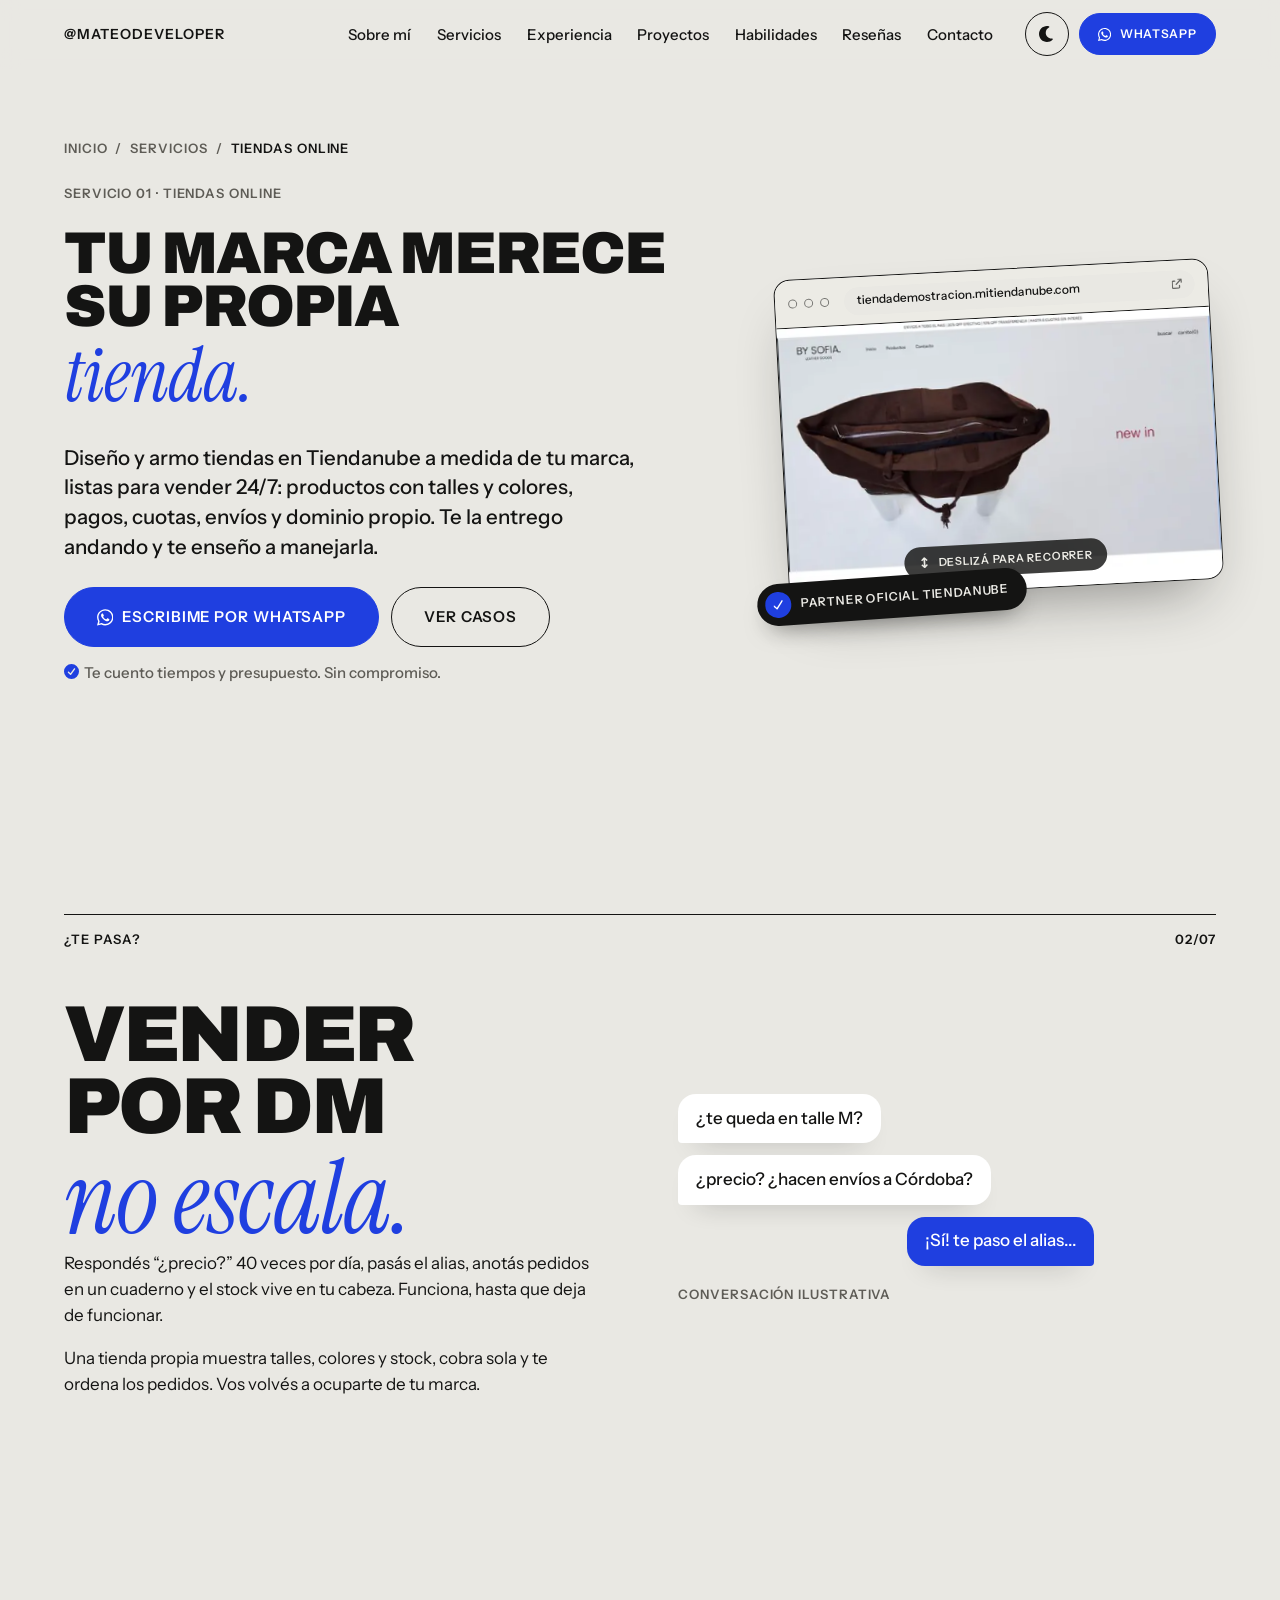
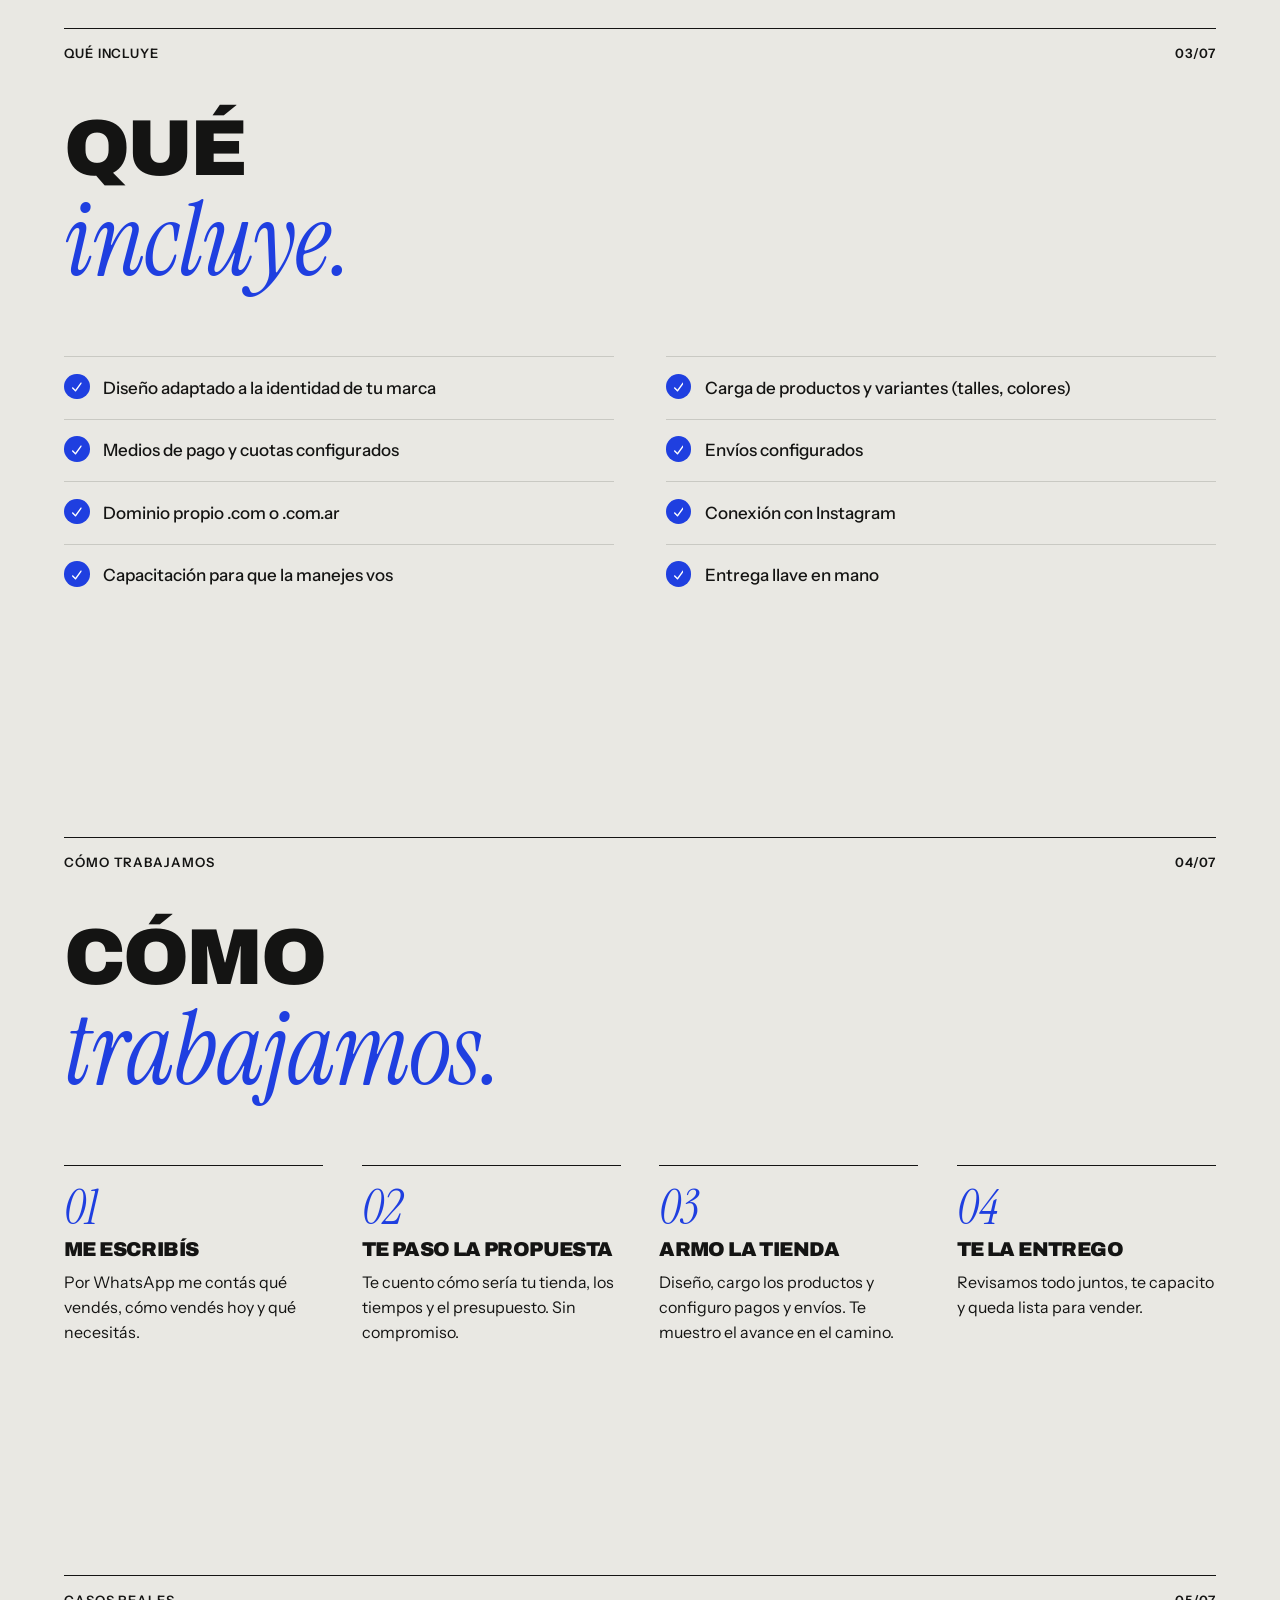
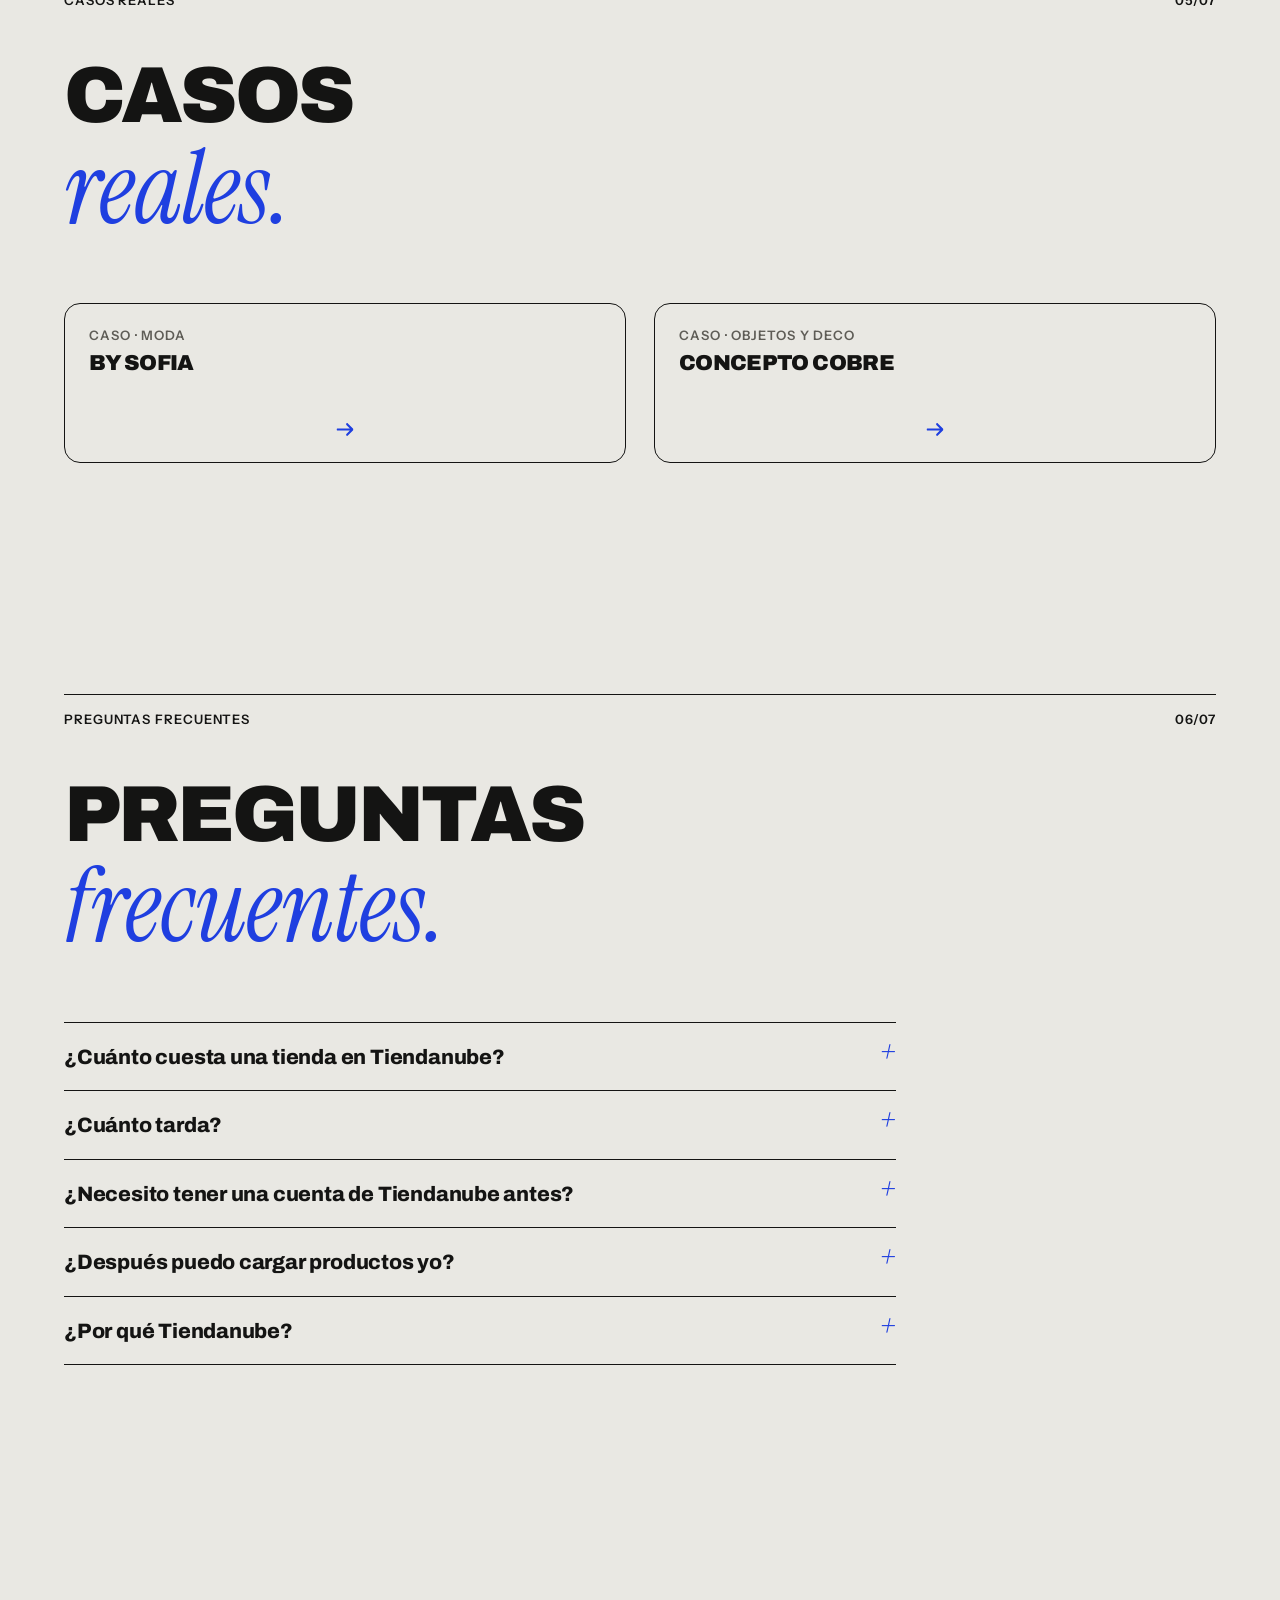
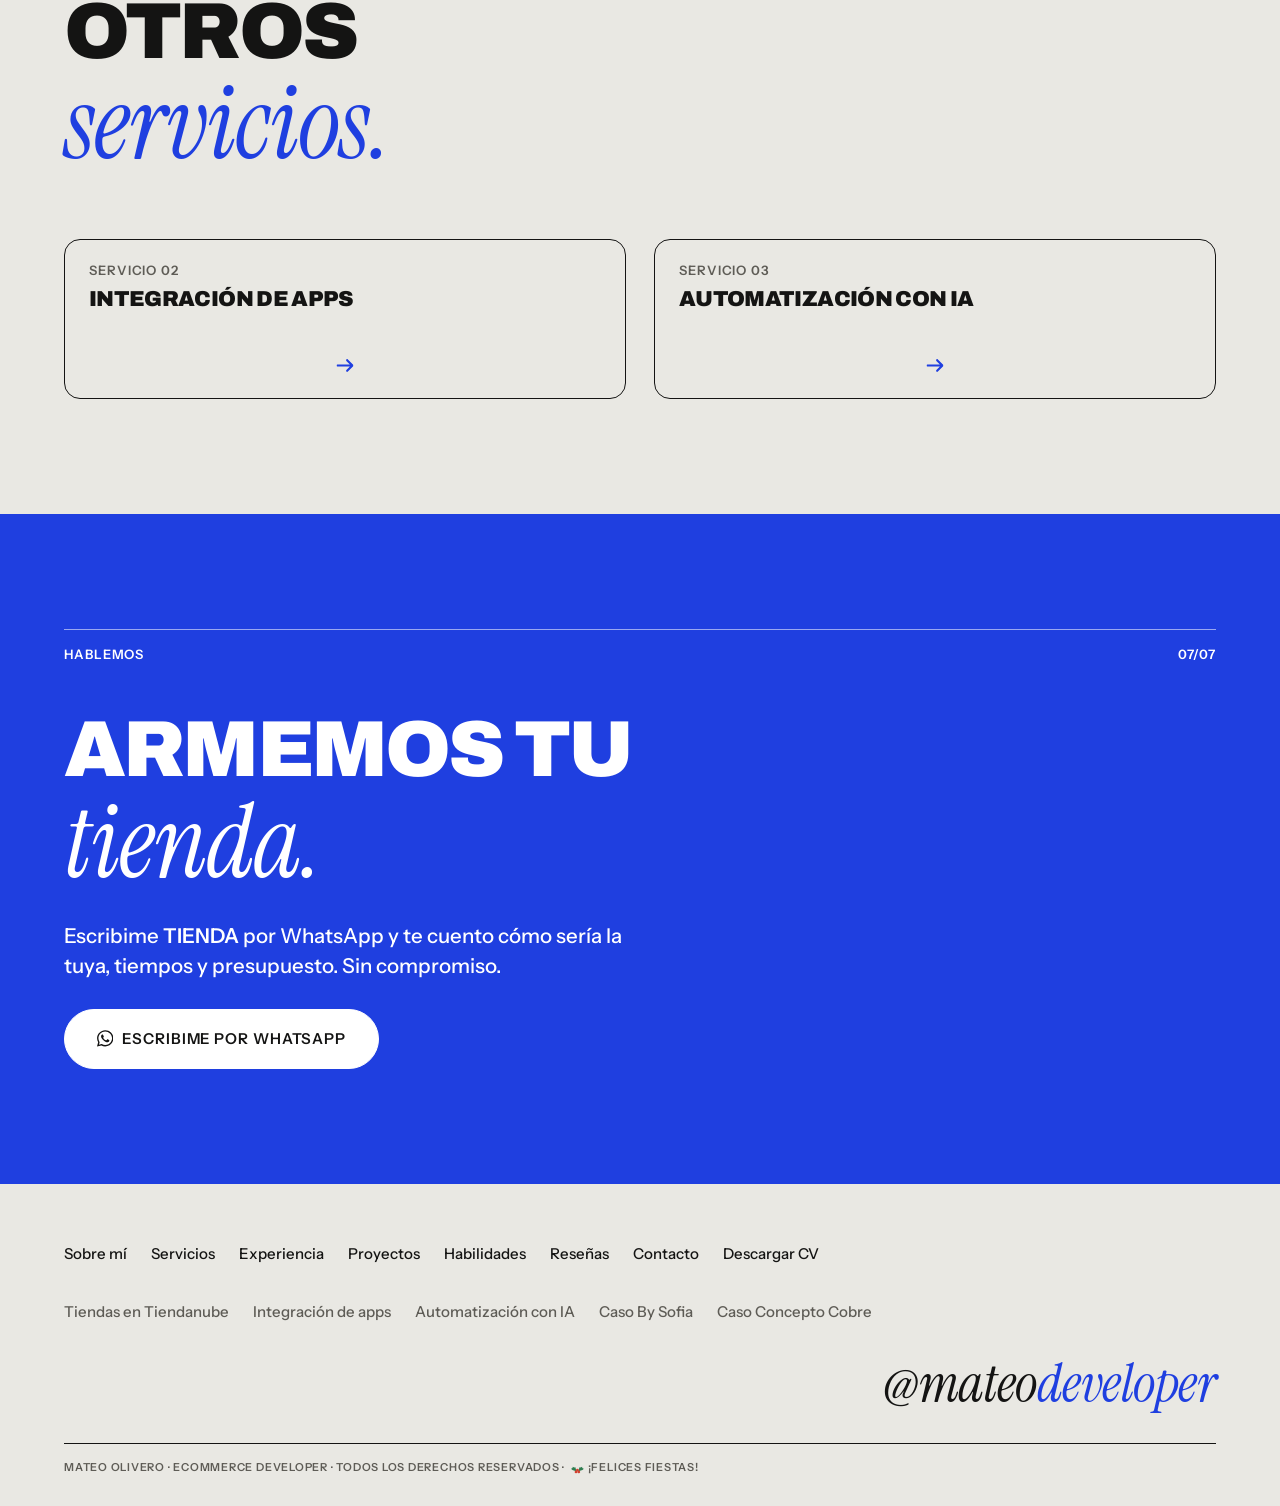
<file: servicios/tiendas-tiendanube/index.html>
<!DOCTYPE html>
<html lang="es-AR">
<head>
    <meta charset="UTF-8">
    <meta name="viewport" content="width=device-width, initial-scale=1.0">
    <title>Diseño de tiendas en Tiendanube · Mateo Olivero</title>
    <meta name="description" content="Diseño y armo tu tienda en Tiendanube a medida de tu marca: productos y variantes, pagos, cuotas, envíos, dominio propio e Instagram. Llave en mano.">
    <meta name="author" content="Mateo Olivero">
    <meta name="robots" content="index, follow, max-image-preview:large">
    <link rel="canonical" href="https://mateodeveloper.com/servicios/tiendas-tiendanube/">

    <meta property="og:type" content="website">
    <meta property="og:locale" content="es_AR">
    <meta property="og:site_name" content="@mateodeveloper">
    <meta property="og:title" content="Diseño de tiendas en Tiendanube · Mateo Olivero">
    <meta property="og:description" content="Diseño y armo tu tienda en Tiendanube a medida de tu marca: productos y variantes, pagos, cuotas, envíos, dominio propio e Instagram. Llave en mano.">
    <meta property="og:url" content="https://mateodeveloper.com/servicios/tiendas-tiendanube/">
    <meta property="og:image" content="https://mateodeveloper.com/img/og-image.jpg">
    <meta property="og:image:width" content="1200">
    <meta property="og:image:height" content="630">
    <meta name="twitter:card" content="summary_large_image">

    <script type="application/ld+json">
    {
        "@context": "https://schema.org",
        "@graph": [
            {
                "@type": "Service",
                "@id": "https://mateodeveloper.com/servicios/tiendas-tiendanube/#servicio",
                "name": "Diseño de tiendas online en Tiendanube",
                "serviceType": "Diseño de tiendas online en Tiendanube",
                "description": "Diseño y armo tu tienda en Tiendanube a medida de tu marca: productos y variantes, pagos, cuotas, envíos, dominio propio e Instagram. Llave en mano.",
                "url": "https://mateodeveloper.com/servicios/tiendas-tiendanube/",
                "provider": {
                    "@id": "https://mateodeveloper.com/#servicio"
                },
                "areaServed": {
                    "@type": "Country",
                    "name": "Argentina"
                }
            },
            {
                "@type": "BreadcrumbList",
                "itemListElement": [
                    {
                        "@type": "ListItem",
                        "position": 1,
                        "name": "Inicio",
                        "item": "https://mateodeveloper.com/"
                    },
                    {
                        "@type": "ListItem",
                        "position": 2,
                        "name": "Servicios",
                        "item": "https://mateodeveloper.com/#services"
                    },
                    {
                        "@type": "ListItem",
                        "position": 3,
                        "name": "Tiendas online",
                        "item": "https://mateodeveloper.com/servicios/tiendas-tiendanube/"
                    }
                ]
            }
        ]
    }
    </script>

    <meta name="theme-color" content="#E9E8E3">
    <!-- Aplica el tema guardado antes de pintar (evita el parpadeo claro/oscuro).
         Si cambiás este script, actualizá su hash sha256 en _headers (Content-Security-Policy). -->
    <script id="theme-init">(function(){var t=null;try{t=localStorage.getItem("theme")}catch(e){}if(t!=="light"&&t!=="dark"){t=window.matchMedia&&window.matchMedia("(prefers-color-scheme: dark)").matches?"dark":"light"}document.documentElement.setAttribute("data-theme",t);var m=document.querySelector('meta[name="theme-color"]');if(m)m.setAttribute("content",t==="dark"?"#121211":"#E9E8E3")})();</script>
    <link rel="icon" type="image/svg+xml" href="/img/favicon.svg">
    <link rel="apple-touch-icon" href="/img/apple-touch-icon.png">
    <link rel="preload" href="/fonts/instrument-sans.woff2" as="font" type="font/woff2" crossorigin>
    <link rel="preload" href="/fonts/archivo.woff2" as="font" type="font/woff2" crossorigin>
    <link rel="preload" href="/fonts/instrument-serif-italic.woff2" as="font" type="font/woff2" crossorigin>
    <link rel="stylesheet" href="/css/style.css">
</head>
<body>
    <!-- Íconos: Font Awesome Free 7.0.1 (CC BY 4.0) · https://fontawesome.com/license/free -->
    <svg class="sprite" xmlns="http://www.w3.org/2000/svg" aria-hidden="true" focusable="false">
        <symbol id="i-arrow-down" viewBox="0 0 384 512"><path d="M169.4 502.6c12.5 12.5 32.8 12.5 45.3 0l160-160c12.5-12.5 12.5-32.8 0-45.3s-32.8-12.5-45.3 0L224 402.7 224 32c0-17.7-14.3-32-32-32s-32 14.3-32 32l0 370.7-105.4-105.4c-12.5-12.5-32.8-12.5-45.3 0s-12.5 32.8 0 45.3l160 160z"/></symbol>
        <symbol id="i-arrow-right" viewBox="0 0 512 512"><path d="M502.6 278.6c12.5-12.5 12.5-32.8 0-45.3l-160-160c-12.5-12.5-32.8-12.5-45.3 0s-12.5 32.8 0 45.3L402.7 224 32 224c-17.7 0-32 14.3-32 32s14.3 32 32 32l370.7 0-105.4 105.4c-12.5 12.5-12.5 32.8 0 45.3s32.8 12.5 45.3 0l160-160z"/></symbol>
        <symbol id="i-arrow-up-right-from-square" viewBox="0 0 512 512"><path d="M320 0c-17.7 0-32 14.3-32 32s14.3 32 32 32l82.7 0-201.4 201.4c-12.5 12.5-12.5 32.8 0 45.3s32.8 12.5 45.3 0L448 109.3 448 192c0 17.7 14.3 32 32 32s32-14.3 32-32l0-160c0-17.7-14.3-32-32-32L320 0zM80 96C35.8 96 0 131.8 0 176L0 432c0 44.2 35.8 80 80 80l256 0c44.2 0 80-35.8 80-80l0-80c0-17.7-14.3-32-32-32s-32 14.3-32 32l0 80c0 8.8-7.2 16-16 16L80 448c-8.8 0-16-7.2-16-16l0-256c0-8.8 7.2-16 16-16l80 0c17.7 0 32-14.3 32-32s-14.3-32-32-32L80 96z"/></symbol>
        <symbol id="i-bars" viewBox="0 0 448 512"><path d="M0 96C0 78.3 14.3 64 32 64l384 0c17.7 0 32 14.3 32 32s-14.3 32-32 32L32 128C14.3 128 0 113.7 0 96zM0 256c0-17.7 14.3-32 32-32l384 0c17.7 0 32 14.3 32 32s-14.3 32-32 32L32 288c-17.7 0-32-14.3-32-32zM448 416c0 17.7-14.3 32-32 32L32 448c-17.7 0-32-14.3-32-32s14.3-32 32-32l384 0c17.7 0 32 14.3 32 32z"/></symbol>
        <symbol id="i-cart-shopping" viewBox="0 0 640 512"><path d="M24-16C10.7-16 0-5.3 0 8S10.7 32 24 32l45.3 0c3.9 0 7.2 2.8 7.9 6.6l52.1 286.3c6.2 34.2 36 59.1 70.8 59.1L456 384c13.3 0 24-10.7 24-24s-10.7-24-24-24l-255.9 0c-11.6 0-21.5-8.3-23.6-19.7l-5.1-28.3 303.6 0c30.8 0 57.2-21.9 62.9-52.2L568.9 69.9C572.6 50.2 557.5 32 537.4 32l-412.7 0-.4-2c-4.8-26.6-28-46-55.1-46L24-16zM208 512a48 48 0 1 0 0-96 48 48 0 1 0 0 96zm224 0a48 48 0 1 0 0-96 48 48 0 1 0 0 96z"/></symbol>
        <symbol id="i-check" viewBox="0 0 448 512"><path d="M434.8 70.1c14.3 10.4 17.5 30.4 7.1 44.7l-256 352c-5.5 7.6-14 12.3-23.4 13.1s-18.5-2.7-25.1-9.3l-128-128c-12.5-12.5-12.5-32.8 0-45.3s32.8-12.5 45.3 0l101.5 101.5 234-321.7c10.4-14.3 30.4-17.5 44.7-7.1z"/></symbol>
        <symbol id="i-circle-check" viewBox="0 0 512 512"><path d="M256 512a256 256 0 1 1 0-512 256 256 0 1 1 0 512zM374 145.7c-10.7-7.8-25.7-5.4-33.5 5.3L221.1 315.2 169 263.1c-9.4-9.4-24.6-9.4-33.9 0s-9.4 24.6 0 33.9l72 72c5 5 11.8 7.5 18.8 7s13.4-4.1 17.5-9.8L379.3 179.2c7.8-10.7 5.4-25.7-5.3-33.5z"/></symbol>
        <symbol id="i-css3-alt" viewBox="0 0 384 512"><path d="M0 32L34.9 427.8 192 480 349.1 427.8 384 32 0 32zm313.1 80l-4.8 47.3-115.3 49.3-.3 .1 111.5 0-12.8 146.6-98.2 28.7-98.8-29.2-6.4-73.9 48.9 0 3.2 38.3 52.6 13.3 54.7-15.4 3.7-61.6-166.3-.5 0-.1-.2 .1-3.6-46.3 112.1-46.7 6.5-2.7-122.9 0-5.8-47.3 242.2 0z"/></symbol>
        <symbol id="i-html5" viewBox="0 0 384 512"><path d="M0 32L34.9 427.8 191.5 480 349.1 427.8 384 32 0 32zM308.2 159.9l-183.8 0 4.1 49.4 175.6 0-13.6 148.4-97.9 27 0 .3-1.1 0-98.7-27.3-6-75.8 47.7 0 3.5 38.1 53.5 14.5 53.7-14.5 6-62.2-166.9 0-12.8-145.6 241.1 0-4.4 47.7z"/></symbol>
        <symbol id="i-js" viewBox="0 0 448 512"><path d="M0 32l0 448 448 0 0-448-448 0zM243.8 381.4c0 43.6-25.6 63.5-62.9 63.5-33.7 0-53.2-17.4-63.2-38.5L152 385.7c6.6 11.7 12.6 21.6 27.1 21.6 13.8 0 22.6-5.4 22.6-26.5l0-143.1 42.1 0 0 143.7zm99.6 63.5c-39.1 0-64.4-18.6-76.7-43L301 382.1c9 14.7 20.8 25.6 41.5 25.6 17.4 0 28.6-8.7 28.6-20.8 0-14.4-11.4-19.5-30.7-28l-10.5-4.5c-30.4-12.9-50.5-29.2-50.5-63.5 0-31.6 24.1-55.6 61.6-55.6 26.8 0 46 9.3 59.8 33.7L368 290c-7.2-12.9-15-18-27.1-18-12.3 0-20.1 7.8-20.1 18 0 12.6 7.8 17.7 25.9 25.6l10.5 4.5c35.8 15.3 55.9 31 55.9 66.2 0 37.8-29.8 58.6-69.7 58.6z"/></symbol>
        <symbol id="i-moon" viewBox="0 0 512 512"><path d="M256 0C114.6 0 0 114.6 0 256S114.6 512 256 512c68.8 0 131.3-27.2 177.3-71.4 7.3-7 9.4-17.9 5.3-27.1s-13.7-14.9-23.8-14.1c-4.9 .4-9.8 .6-14.8 .6-101.6 0-184-82.4-184-184 0-72.1 41.5-134.6 102.1-164.8 9.1-4.5 14.3-14.3 13.1-24.4S322.6 8.5 312.7 6.3C294.4 2.2 275.4 0 256 0z"/></symbol>
        <symbol id="i-python" viewBox="0 0 448 512"><path d="M439.8 200.5c-7.7-30.9-22.3-54.2-53.4-54.2l-40.1 0 0 47.4c0 36.8-31.2 67.8-66.8 67.8l-106.8 0c-29.2 0-53.4 25-53.4 54.3l0 101.8c0 29 25.2 46 53.4 54.3 33.8 9.9 66.3 11.7 106.8 0 26.9-7.8 53.4-23.5 53.4-54.3l0-40.7-106.7 0 0-13.6 160.2 0c31.1 0 42.6-21.7 53.4-54.2 11.2-33.5 10.7-65.7 0-108.6zM286.2 444.7a20.4 20.4 0 1 1 0-40.7 20.4 20.4 0 1 1 0 40.7zM167.8 248.1l106.8 0c29.7 0 53.4-24.5 53.4-54.3l0-101.9c0-29-24.4-50.7-53.4-55.6-35.8-5.9-74.7-5.6-106.8 .1-45.2 8-53.4 24.7-53.4 55.6l0 40.7 106.9 0 0 13.6-147 0c-31.1 0-58.3 18.7-66.8 54.2-9.8 40.7-10.2 66.1 0 108.6 7.6 31.6 25.7 54.2 56.8 54.2l36.7 0 0-48.8c0-35.3 30.5-66.4 66.8-66.4zM161.2 64.7a20.4 20.4 0 1 1 0 40.8 20.4 20.4 0 1 1 0-40.8z"/></symbol>
        <symbol id="i-react" viewBox="0 0 512 512"><path d="M418.2 177.2c-5.4-1.8-10.8-3.5-16.2-5.1 .9-3.7 1.7-7.4 2.5-11.1 12.3-59.6 4.2-107.5-23.1-123.3-26.3-15.1-69.2 .6-112.6 38.4-4.3 3.7-8.5 7.6-12.5 11.5-2.7-2.6-5.5-5.2-8.3-7.7-45.5-40.4-91.1-57.4-118.4-41.5-26.2 15.2-34 60.3-23 116.7 1.1 5.6 2.3 11.1 3.7 16.7-6.4 1.8-12.7 3.8-18.6 5.9-53.4 18.5-91.7 47.7-91.7 77.9 0 31.2 40.8 62.5 96.3 81.5 4.5 1.5 9 3 13.6 4.3-1.5 6-2.8 11.9-4 18-10.5 55.5-2.3 99.5 23.9 114.6 27 15.6 72.4-.4 116.6-39.1 3.5-3.1 7-6.3 10.5-9.7 4.4 4.3 9 8.4 13.6 12.4 42.8 36.8 85.1 51.7 111.2 36.6 27-15.6 35.8-62.9 24.4-120.5-.9-4.4-1.9-8.9-3-13.5 3.2-.9 6.3-1.9 9.4-2.9 57.7-19.1 99.5-50 99.5-81.7 0-30.3-39.4-59.7-93.8-78.4zM282.9 92.3c37.2-32.4 71.9-45.1 87.7-36 16.9 9.7 23.4 48.9 12.8 100.4-.7 3.4-1.4 6.7-2.3 10-22.2-5-44.7-8.6-67.3-10.6-13-18.6-27.2-36.4-42.6-53.1 3.9-3.7 7.7-7.2 11.7-10.7zM167.2 307.5c5.1 8.7 10.3 17.4 15.8 25.9-15.6-1.7-31.1-4.2-46.4-7.5 4.4-14.4 9.9-29.3 16.3-44.5 4.6 8.8 9.3 17.5 14.3 26.1zM136.9 187.2c14.4-3.2 29.7-5.8 45.6-7.8-5.3 8.3-10.5 16.8-15.4 25.4-4.9 8.5-9.7 17.2-14.2 26-6.3-14.9-11.6-29.5-16-43.6zm27.4 68.9c6.6-13.8 13.8-27.3 21.4-40.6s15.8-26.2 24.4-38.9c15-1.1 30.3-1.7 45.9-1.7s31 .6 45.9 1.7c8.5 12.6 16.6 25.5 24.3 38.7s14.9 26.7 21.7 40.4c-6.7 13.8-13.9 27.4-21.6 40.8-7.6 13.3-15.7 26.2-24.2 39-14.9 1.1-30.4 1.6-46.1 1.6s-30.9-.5-45.6-1.4c-8.7-12.7-16.9-25.7-24.6-39s-14.8-26.8-21.5-40.6zm180.6 51.2c5.1-8.8 9.9-17.7 14.6-26.7 6.4 14.5 12 29.2 16.9 44.3-15.5 3.5-31.2 6.2-47 8 5.4-8.4 10.5-17 15.5-25.6zm14.4-76.5c-4.7-8.8-9.5-17.6-14.5-26.2-4.9-8.5-10-16.9-15.3-25.2 16.1 2 31.5 4.7 45.9 8-4.6 14.8-10 29.2-16.1 43.4zM256.2 118.3c10.5 11.4 20.4 23.4 29.6 35.8-19.8-.9-39.7-.9-59.5 0 9.8-12.9 19.9-24.9 29.9-35.8zM140.2 57c16.8-9.8 54.1 4.2 93.4 39 2.5 2.2 5 4.6 7.6 7-15.5 16.7-29.8 34.5-42.9 53.1-22.6 2-45 5.5-67.2 10.4-1.3-5.1-2.4-10.3-3.5-15.5-9.4-48.4-3.2-84.9 12.6-94zM115.7 320.6c-4.2-1.2-8.3-2.5-12.4-3.9-21.3-6.7-45.5-17.3-63-31.2-10.1-7-16.9-17.8-18.8-29.9 0-18.3 31.6-41.7 77.2-57.6 5.7-2 11.5-3.8 17.3-5.5 6.8 21.7 15 43 24.5 63.6-9.6 20.9-17.9 42.5-24.8 64.5zm116.6 98c-16.5 15.1-35.6 27.1-56.4 35.3-11.1 5.3-23.9 5.8-35.3 1.3-15.9-9.2-22.5-44.5-13.5-92 1.1-5.6 2.3-11.2 3.7-16.7 22.4 4.8 45 8.1 67.9 9.8 13.2 18.7 27.7 36.6 43.2 53.4-3.2 3.1-6.4 6.1-9.6 8.9zm24.5-24.3c-10.2-11-20.4-23.2-30.3-36.3 9.6 .4 19.5 .6 29.5 .6 10.3 0 20.4-.2 30.4-.7-9.2 12.7-19.1 24.8-29.6 36.4zm130.7 30c-.9 12.2-6.9 23.6-16.5 31.3-15.9 9.2-49.8-2.8-86.4-34.2-4.2-3.6-8.4-7.5-12.7-11.5 15.3-16.9 29.4-34.8 42.2-53.6 22.9-1.9 45.7-5.4 68.2-10.5 1 4.1 1.9 8.2 2.7 12.2 4.9 21.6 5.7 44.1 2.5 66.3zm18.2-107.5c-2.8 .9-5.6 1.8-8.5 2.6-7-21.8-15.6-43.1-25.5-63.8 9.6-20.4 17.7-41.4 24.5-62.9 5.2 1.5 10.2 3.1 15 4.7 46.6 16 79.3 39.8 79.3 58 0 19.6-34.9 44.9-84.8 61.4zM256 301.8a45.8 45.8 0 1 0 0-91.6 45.8 45.8 0 1 0 0 91.6z"/></symbol>
        <symbol id="i-sass" viewBox="0 0 640 512"><path d="M301.8 378.9l0 0zm249.1-87c-20.1 0-40 4.6-58 13.5-5.9-11.9-12-22.3-13-30.1-1.2-9.1-2.5-14.5-1.1-25.3s7.7-26.1 7.6-27.2-1.4-6.6-14.3-6.7-24 2.5-25.3 5.9c-2.3 6.2-4.1 12.6-5.3 19.1-2.3 11.7-25.8 53.5-39.1 75.3-4.4-8.5-8.1-16-8.9-22-1.2-9.1-2.5-14.5-1.1-25.3s7.7-26.1 7.6-27.2-1.4-6.6-14.3-6.7-24 2.5-25.3 5.9-2.7 11.4-5.3 19.1-33.9 77.3-42.1 95.4c-4.2 9.2-7.8 16.6-10.4 21.6-.4 .8-.7 1.3-.9 1.7 .3-.5 .5-1 .5-.8-2.2 4.3-3.5 6.7-3.5 6.7l0 .1c-1.7 3.2-3.6 6.1-4.5 6.1-.6 0-1.9-8.4 .3-19.9 4.7-24.2 15.8-61.8 15.7-63.1-.1-.7 2.1-7.2-7.3-10.7-9.1-3.3-12.4 2.2-13.2 2.2s-1.4 2-1.4 2 10.1-42.4-19.4-42.4c-18.4 0-44 20.2-56.6 38.5-7.9 4.3-25 13.6-43 23.5-6.9 3.8-14 7.7-20.7 11.4-.5-.5-.9-1-1.4-1.5-35.8-38.2-101.9-65.2-99.1-116.5 1-18.7 7.5-67.8 127.1-127.4 98-48.8 176.3-35.4 189.8-5.6 19.4 42.5-41.9 121.6-143.7 133-38.8 4.3-59.2-10.7-64.3-16.3-5.3-5.9-6.1-6.2-8.1-5.1-3.3 1.8-1.2 7 0 10.1 3 7.9 15.5 21.9 36.8 28.9 18.7 6.1 64.2 9.5 119.2-11.8 61.8-23.8 109.9-90.1 95.8-145.6-14.4-56.4-107.9-74.9-196.3-43.5-52.7 18.7-109.7 48.1-150.7 86.4-48.7 45.6-56.5 85.3-53.3 101.9 11.4 58.9 92.6 97.3 125.1 125.7-1.6 .9-3.1 1.7-4.5 2.5-16.3 8.1-78.2 40.5-93.7 74.7-17.5 38.8 2.9 66.6 16.3 70.4 41.8 11.6 84.6-9.3 107.6-43.6s20.2-79.1 9.6-99.5c-.1-.3-.3-.5-.4-.8 4.2-2.5 8.5-5 12.8-7.5 8.3-4.9 16.4-9.4 23.5-13.3-4 10.8-6.9 23.8-8.4 42.6-1.8 22 7.3 50.5 19.1 61.7 5.2 4.9 11.5 5 15.4 5 13.8 0 20-11.4 26.9-25 8.5-16.6 16-35.9 16-35.9s-9.4 52.2 16.3 52.2c9.4 0 18.8-12.1 23-18.3l0 .1s.2-.4 .7-1.2c1-1.5 1.5-2.4 1.5-2.4l0-.3c3.8-6.5 12.1-21.4 24.6-46 16.2-31.8 31.7-71.5 31.7-71.5 1.5 8.7 3.6 17.3 6.2 25.8 2.8 9.5 8.7 19.9 13.4 30-3.8 5.2-6.1 8.2-6.1 8.2 0 .1 0 .1 .1 .2-3 4-6.4 8.3-9.9 12.5-12.8 15.2-28 32.6-30 37.6-2.4 5.9-1.8 10.3 2.8 13.7 3.4 2.6 9.4 3 15.7 2.5 11.5-.8 19.6-3.6 23.5-5.4 7.2-2.6 14-6.1 20.2-10.6 12.5-9.2 20.1-22.4 19.4-39.8-.4-9.6-3.5-19.2-7.3-28.2 1.1-1.6 2.3-3.3 3.4-5 19.8-28.9 35.1-60.6 35.1-60.6 1.5 8.7 3.6 17.3 6.2 25.8 2.4 8.1 7.1 17 11.4 25.7-18.6 15.1-30.1 32.6-34.1 44.1-7.4 21.3-1.6 30.9 9.3 33.1 4.9 1 11.9-1.3 17.1-3.5 7.7-2.6 15-6.3 21.6-11.1 12.5-9.2 24.6-22.1 23.8-39.6-.3-7.9-2.5-15.8-5.4-23.4 15.7-6.6 36.1-10.2 62.1-7.2 55.7 6.5 66.6 41.3 64.5 55.8s-13.8 22.6-17.7 25-5.1 3.3-4.8 5.1c.5 2.6 2.3 2.5 5.6 1.9 4.6-.8 29.2-11.8 30.3-38.7 1.6-34-31.1-71.4-89-71.1l0 0zM121.8 436.6c-18.4 20.1-44.2 27.7-55.3 21.3-11.9-6.9-7.2-36.5 15.5-57.9 13.8-13 31.6-25 43.4-32.4 2.7-1.6 6.6-4 11.4-6.9 .8-.5 1.2-.7 1.2-.7 .9-.6 1.9-1.1 2.9-1.7 8.3 30.4 .3 57.2-19.1 78.3l0 0zm134.4-91.4c-6.4 15.7-19.9 55.7-28.1 53.6-7-1.8-11.3-32.3-1.4-62.3 5-15.1 15.6-33.1 21.9-40.1 10.1-11.3 21.2-14.9 23.8-10.4 3.5 5.9-12.2 49.4-16.2 59.2zm111 53c-2.7 1.4-5.2 2.3-6.4 1.6-.9-.5 1.1-2.4 1.1-2.4s13.9-14.9 19.4-21.7c3.2-4 6.9-8.7 10.9-13.9 0 .5 .1 1 .1 1.6-.1 17.9-17.3 30-25.1 34.8l0 0zm85.6-19.5c-2-1.4-1.7-6.1 5-20.7 2.6-5.7 8.6-15.3 19-24.5 1.2 3.5 1.8 7.1 1.9 10.8-.1 22.5-16.2 30.9-25.9 34.4l0 0z"/></symbol>
        <symbol id="i-star" viewBox="0 0 576 512"><path d="M309.5-18.9c-4.1-8-12.4-13.1-21.4-13.1s-17.3 5.1-21.4 13.1L193.1 125.3 33.2 150.7c-8.9 1.4-16.3 7.7-19.1 16.3s-.5 18 5.8 24.4l114.4 114.5-25.2 159.9c-1.4 8.9 2.3 17.9 9.6 23.2s16.9 6.1 25 2L288.1 417.6 432.4 491c8 4.1 17.7 3.3 25-2s11-14.2 9.6-23.2L441.7 305.9 556.1 191.4c6.4-6.4 8.6-15.8 5.8-24.4s-10.1-14.9-19.1-16.3L383 125.3 309.5-18.9z"/></symbol>
        <symbol id="i-sun" viewBox="0 0 576 512"><path d="M178.2-10.1c7.4-3.1 15.8-2.2 22.5 2.2l87.8 58.2 87.8-58.2c6.7-4.4 15.1-5.2 22.5-2.2S411.4-.5 413 7.3l20.9 103.2 103.2 20.9c7.8 1.6 14.4 7 17.4 14.3s2.2 15.8-2.2 22.5l-58.2 87.8 58.2 87.8c4.4 6.7 5.2 15.1 2.2 22.5s-9.6 12.8-17.4 14.3L433.8 401.4 413 504.7c-1.6 7.8-7 14.4-14.3 17.4s-15.8 2.2-22.5-2.2l-87.8-58.2-87.8 58.2c-6.7 4.4-15.1 5.2-22.5 2.2s-12.8-9.6-14.3-17.4L143 401.4 39.7 380.5c-7.8-1.6-14.4-7-17.4-14.3s-2.2-15.8 2.2-22.5L82.7 256 24.5 168.2c-4.4-6.7-5.2-15.1-2.2-22.5s9.6-12.8 17.4-14.3L143 110.6 163.9 7.3c1.6-7.8 7-14.4 14.3-17.4zM207.6 256a80.4 80.4 0 1 1 160.8 0 80.4 80.4 0 1 1 -160.8 0zm208.8 0a128.4 128.4 0 1 0 -256.8 0 128.4 128.4 0 1 0 256.8 0z"/></symbol>
        <symbol id="i-tag" viewBox="0 0 512 512"><path d="M32.5 96l0 149.5c0 17 6.7 33.3 18.7 45.3l192 192c25 25 65.5 25 90.5 0L483.2 333.3c25-25 25-65.5 0-90.5l-192-192C279.2 38.7 263 32 246 32L96.5 32c-35.3 0-64 28.7-64 64zm112 16a32 32 0 1 1 0 64 32 32 0 1 1 0-64z"/></symbol>
        <symbol id="i-user" viewBox="0 0 448 512"><path d="M224 248a120 120 0 1 0 0-240 120 120 0 1 0 0 240zm-29.7 56C95.8 304 16 383.8 16 482.3 16 498.7 29.3 512 45.7 512l356.6 0c16.4 0 29.7-13.3 29.7-29.7 0-98.5-79.8-178.3-178.3-178.3l-59.4 0z"/></symbol>
        <symbol id="i-whatsapp" viewBox="0 0 448 512"><path d="M380.9 97.1c-41.9-42-97.7-65.1-157-65.1-122.4 0-222 99.6-222 222 0 39.1 10.2 77.3 29.6 111L0 480 117.7 449.1c32.4 17.7 68.9 27 106.1 27l.1 0c122.3 0 224.1-99.6 224.1-222 0-59.3-25.2-115-67.1-157zm-157 341.6c-33.2 0-65.7-8.9-94-25.7l-6.7-4-69.8 18.3 18.6-68.1-4.4-7c-18.5-29.4-28.2-63.3-28.2-98.2 0-101.7 82.8-184.5 184.6-184.5 49.3 0 95.6 19.2 130.4 54.1s56.2 81.2 56.1 130.5c0 101.8-84.9 184.6-186.6 184.6zM325.1 300.5c-5.5-2.8-32.8-16.2-37.9-18-5.1-1.9-8.8-2.8-12.5 2.8s-14.3 18-17.6 21.8c-3.2 3.7-6.5 4.2-12 1.4-32.6-16.3-54-29.1-75.5-66-5.7-9.8 5.7-9.1 16.3-30.3 1.8-3.7 .9-6.9-.5-9.7s-12.5-30.1-17.1-41.2c-4.5-10.8-9.1-9.3-12.5-9.5-3.2-.2-6.9-.2-10.6-.2s-9.7 1.4-14.8 6.9c-5.1 5.6-19.4 19-19.4 46.3s19.9 53.7 22.6 57.4c2.8 3.7 39.1 59.7 94.8 83.8 35.2 15.2 49 16.5 66.6 13.9 10.7-1.6 32.8-13.4 37.4-26.4s4.6-24.1 3.2-26.4c-1.3-2.5-5-3.9-10.5-6.6z"/></symbol>
        <symbol id="i-xmark" viewBox="0 0 384 512"><path d="M55.1 73.4c-12.5-12.5-32.8-12.5-45.3 0s-12.5 32.8 0 45.3L147.2 256 9.9 393.4c-12.5 12.5-12.5 32.8 0 45.3s32.8 12.5 45.3 0L192.5 301.3 329.9 438.6c12.5 12.5 32.8 12.5 45.3 0s12.5-32.8 0-45.3L237.8 256 375.1 118.6c12.5-12.5 12.5-32.8 0-45.3s-32.8-12.5-45.3 0L192.5 210.7 55.1 73.4z"/></symbol>
    </svg>

    <header class="topbar" id="topbar">
        <div class="inner topbar-inner">
            <a href="/" class="handle label" translate="no">@mateodeveloper</a>

            <nav aria-label="Principal">
                <ul class="nav-links" id="nav-links">
                    <li><a href="/#about">Sobre mí</a></li>
                    <li><a href="/#services">Servicios</a></li>
                    <li><a href="/#experience">Experiencia</a></li>
                    <li><a href="/#projects">Proyectos</a></li>
                    <li><a href="/#skills">Habilidades</a></li>
                    <li><a href="/#reviews">Reseñas</a></li>
                    <li><a href="/#contact">Contacto</a></li>
                </ul>
            </nav>

            <div class="topbar-actions">
                <button type="button" class="theme-toggle" id="theme-toggle" aria-label="Activar modo oscuro">
                    <svg class="icon icon-moon" viewBox="0 0 512 512" aria-hidden="true"><use href="#i-moon"></use></svg>
                    <svg class="icon icon-sun" viewBox="0 0 576 512" aria-hidden="true"><use href="#i-sun"></use></svg>
                </button>

                <a href="https://wa.me/5493533688621" data-wa="Hola Mateo! Vengo de tu web y quiero consultarte por una tienda." target="_blank" rel="noopener" class="btn btn-cobalt btn-sm topbar-cta" aria-label="Escribime por WhatsApp">
                    <svg class="icon icon-whatsapp" viewBox="0 0 448 512" aria-hidden="true"><use href="#i-whatsapp"></use></svg><span>WhatsApp</span>
                </a>

                <button type="button" class="menu-toggle" id="menu-icon" aria-label="Abrir menú" aria-controls="nav-links" aria-expanded="false">
                    <svg class="icon icon-bars" viewBox="0 0 448 512" aria-hidden="true"><use href="#i-bars"></use></svg>
                </button>
            </div>
        </div>
    </header>

    <main>

        <section class="section page-hero">
            <div class="inner">
                <nav class="breadcrumb label" aria-label="Ruta"><a href="/">Inicio</a> <span aria-hidden="true">/</span> <a href="/#services">Servicios</a> <span aria-hidden="true">/</span> <span aria-current="page">Tiendas online</span></nav>
                <div class="page-hero-grid">
                    <div class="page-hero-text">
                        <p class="label hero-kicker">Servicio 01 · Tiendas online</p>
                        <h1 class="headline headline--hero">Tu marca merece su propia <span class="accent">tienda.</span></h1>
                        <p class="lead">Diseño y armo tiendas en <span translate="no">Tiendanube</span> a medida de tu marca, listas para vender 24/7: productos con talles y colores, pagos, cuotas, envíos y dominio propio. Te la entrego andando y te enseño a manejarla.</p>
                        <div class="btn-group">
                            <a href="https://wa.me/5493533688621?text=Hola%20Mateo%21%20Vi%20la%20p%C3%A1gina%20de%20tiendas%20en%20Tiendanube%20y%20quiero%20armar%20la%20m%C3%ADa." data-wa="Hola Mateo! Vi la página de tiendas en Tiendanube y quiero armar la mía." target="_blank" rel="noopener" class="btn btn-cobalt btn-lg"><svg class="icon icon-whatsapp" viewBox="0 0 448 512" aria-hidden="true"><use href="#i-whatsapp"></use></svg> Escribime por WhatsApp</a>
                            <a href="#casos" class="btn btn-outline btn-lg">Ver casos</a>
                        </div>
                        <p class="cta-note"><svg class="icon icon-circle-check" viewBox="0 0 512 512" aria-hidden="true"><use href="#i-circle-check"></use></svg>Te cuento tiempos y presupuesto. Sin compromiso.</p>
                    </div>
                    <div class="page-hero-visual">
                        <div class="browser">
                            <div class="window-bar">
                                <span class="dot"></span><span class="dot"></span><span class="dot"></span>
                                <a class="browser-url" href="https://tiendademostracion.mitiendanube.com/" target="_blank" rel="noopener" translate="no" title="Abrir By Sofia en una pestaña nueva">tiendademostracion.mitiendanube.com <svg class="icon icon-arrow-up-right-from-square" viewBox="0 0 512 512" aria-hidden="true"><use href="#i-arrow-up-right-from-square"></use></svg></a>
                            </div>
                            <div class="site-preview" tabindex="0" role="region" aria-label="Vista previa desplazable de la tienda By Sofia, armada en Tiendanube">
                                <img src="/img/preview-bysofia-600.webp" srcset="/img/preview-bysofia-600.webp 600w, /img/preview-bysofia.webp 1200w" sizes="(min-width: 900px) 520px, 92vw" width="600" height="1636" alt="Página de inicio completa de la tienda By Sofia en Tiendanube" fetchpriority="high" decoding="async">
                            </div>
                            <span class="preview-hint" aria-hidden="true">Deslizá para recorrer</span>
                        </div>
                        <span class="stamp" translate="no"><span class="stamp-check"><svg class="icon icon-check" viewBox="0 0 448 512" aria-hidden="true"><use href="#i-check"></use></svg></span>Partner oficial Tiendanube</span>
                    </div>
                </div>
            </div>
        </section>
        <section class="section">
            <div class="inner">
                <div class="section-bar reveal">
                    <span class="label">¿Te pasa?</span>
                    <span class="label">02/07</span>
                </div>
                <div class="split">
                    <div class="reveal">
                        <h2 class="headline">Vender por DM <span class="accent">no escala.</span></h2>
                        <div class="prose">
                            <p>Respondés “¿precio?” 40 veces por día, pasás el alias, anotás pedidos en un cuaderno y el stock vive en tu cabeza. Funciona, hasta que deja de funcionar.</p><p>Una tienda propia muestra talles, colores y stock, cobra sola y te ordena los pedidos. Vos volvés a ocuparte de tu marca.</p>
                        </div>
                    </div>
                    <div class="reveal">
                        <div class="chat">
                            <p class="msg msg--client">¿te queda en talle M?</p>
                            <p class="msg msg--client">¿precio? ¿hacen envíos a Córdoba?</p>
                            <p class="msg msg--brand">¡Sí! te paso el alias...</p>
                            <p class="label chat-caption">Conversación ilustrativa</p>
                        </div>
                    </div>
                </div>
            </div>
        </section>
        <section class="section">
            <div class="inner">
                <div class="section-bar reveal">
                    <span class="label">Qué incluye</span>
                    <span class="label">03/07</span>
                </div>
                <div class="section-head reveal">
                    <h2 class="headline">Qué <span class="accent">incluye.</span></h2>
                </div>
                <ul class="checklist stagger">
                    <li><span class="check"><svg class="icon icon-check" viewBox="0 0 448 512" aria-hidden="true"><use href="#i-check"></use></svg></span>Diseño adaptado a la identidad de tu marca</li>
                    <li><span class="check"><svg class="icon icon-check" viewBox="0 0 448 512" aria-hidden="true"><use href="#i-check"></use></svg></span>Carga de productos y variantes (talles, colores)</li>
                    <li><span class="check"><svg class="icon icon-check" viewBox="0 0 448 512" aria-hidden="true"><use href="#i-check"></use></svg></span>Medios de pago y cuotas configurados</li>
                    <li><span class="check"><svg class="icon icon-check" viewBox="0 0 448 512" aria-hidden="true"><use href="#i-check"></use></svg></span>Envíos configurados</li>
                    <li><span class="check"><svg class="icon icon-check" viewBox="0 0 448 512" aria-hidden="true"><use href="#i-check"></use></svg></span>Dominio propio .com o .com.ar</li>
                    <li><span class="check"><svg class="icon icon-check" viewBox="0 0 448 512" aria-hidden="true"><use href="#i-check"></use></svg></span>Conexión con Instagram</li>
                    <li><span class="check"><svg class="icon icon-check" viewBox="0 0 448 512" aria-hidden="true"><use href="#i-check"></use></svg></span>Capacitación para que la manejes vos</li>
                    <li><span class="check"><svg class="icon icon-check" viewBox="0 0 448 512" aria-hidden="true"><use href="#i-check"></use></svg></span>Entrega llave en mano</li>
                </ul>
            </div>
        </section>
        <section class="section">
            <div class="inner">
                <div class="section-bar reveal">
                    <span class="label">Cómo trabajamos</span>
                    <span class="label">04/07</span>
                </div>
                <div class="section-head reveal">
                    <h2 class="headline">Cómo <span class="accent">trabajamos.</span></h2>
                </div>
                <ol class="steps stagger">
                    <li class="step reveal">
                        <span class="step-num">01</span>
                        <h3>Me escribís</h3>
                        <p>Por WhatsApp me contás qué vendés, cómo vendés hoy y qué necesitás.</p>
                    </li>
                    <li class="step reveal">
                        <span class="step-num">02</span>
                        <h3>Te paso la propuesta</h3>
                        <p>Te cuento cómo sería tu tienda, los tiempos y el presupuesto. Sin compromiso.</p>
                    </li>
                    <li class="step reveal">
                        <span class="step-num">03</span>
                        <h3>Armo la tienda</h3>
                        <p>Diseño, cargo los productos y configuro pagos y envíos. Te muestro el avance en el camino.</p>
                    </li>
                    <li class="step reveal">
                        <span class="step-num">04</span>
                        <h3>Te la entrego</h3>
                        <p>Revisamos todo juntos, te capacito y queda lista para vender.</p>
                    </li>
                </ol>
            </div>
        </section>
        <section class="section" id="casos">
            <div class="inner">
                <div class="section-bar reveal">
                    <span class="label">Casos reales</span>
                    <span class="label">05/07</span>
                </div>
                <div class="section-head reveal">
                    <h2 class="headline">Casos <span class="accent">reales.</span></h2>
                </div>
                <div class="link-cards stagger">
                    <a href="/proyectos/by-sofia/" class="link-card">
                        <span class="label">Caso · Moda</span>
                        <strong>By Sofia</strong>
                        <svg class="icon icon-arrow-right" viewBox="0 0 512 512" aria-hidden="true"><use href="#i-arrow-right"></use></svg>
                    </a>
                    <a href="/proyectos/concepto-cobre/" class="link-card">
                        <span class="label">Caso · Objetos y deco</span>
                        <strong>Concepto Cobre</strong>
                        <svg class="icon icon-arrow-right" viewBox="0 0 512 512" aria-hidden="true"><use href="#i-arrow-right"></use></svg>
                    </a>
                </div>
            </div>
        </section>
        <section class="section">
            <div class="inner">
                <div class="section-bar reveal">
                    <span class="label">Preguntas frecuentes</span>
                    <span class="label">06/07</span>
                </div>
                <div class="section-head reveal">
                    <h2 class="headline">Preguntas <span class="accent">frecuentes.</span></h2>
                </div>
                <div class="faq reveal">
                    <details>
                        <summary>¿Cuánto cuesta una tienda en Tiendanube?</summary>
                        <p>Depende de cuántos productos tengas, de cuánto diseño a medida necesite tu marca y de si hay que integrar otras herramientas. Escribime, contame tu caso y te paso un presupuesto sin compromiso.</p>
                    </details>
                    <details>
                        <summary>¿Cuánto tarda?</summary>
                        <p>Depende del tamaño del catálogo y de lo que haya que configurar. Junto con el presupuesto te paso los tiempos, para que sepas cuándo vas a empezar a vender.</p>
                    </details>
                    <details>
                        <summary>¿Necesito tener una cuenta de Tiendanube antes?</summary>
                        <p>No hace falta. Si ya tenés una tienda, trabajamos sobre esa; si no, te ayudo a elegir el plan y la creamos.</p>
                    </details>
                    <details>
                        <summary>¿Después puedo cargar productos yo?</summary>
                        <p>Sí. La tienda se entrega con capacitación para que puedas cargar productos, cambiar precios y ver pedidos sin depender de nadie.</p>
                    </details>
                    <details>
                        <summary>¿Por qué Tiendanube?</summary>
                        <p>Está pensada para vender en Argentina: cobra en pesos, ofrece cuotas y se conecta con los medios de pago y envío locales. Y como soy Partner oficial, trabajo con ella todos los días.</p>
                    </details>
                </div>
            </div>
        </section>
        <section class="section">
            <div class="inner">
                <div class="section-head reveal">
                    <h2 class="headline">Otros <span class="accent">servicios.</span></h2>
                </div>
                <div class="link-cards stagger">
                    <a href="/servicios/integraciones/" class="link-card">
                        <span class="label">Servicio 02</span>
                        <strong>Integración de apps</strong>
                        <svg class="icon icon-arrow-right" viewBox="0 0 512 512" aria-hidden="true"><use href="#i-arrow-right"></use></svg>
                    </a>
                    <a href="/servicios/automatizacion-ia/" class="link-card">
                        <span class="label">Servicio 03</span>
                        <strong>Automatización con IA</strong>
                        <svg class="icon icon-arrow-right" viewBox="0 0 512 512" aria-hidden="true"><use href="#i-arrow-right"></use></svg>
                    </a>
                </div>
            </div>
        </section>
        <section class="section section--cobalt" id="contact">
            <div class="inner">
                <div class="section-bar reveal">
                    <span class="label">Hablemos</span>
                    <span class="label">07/07</span>
                </div>
                <div class="contact-copy reveal">
                    <h2 class="headline">Armemos tu <span class="accent">tienda.</span></h2>
                    <p class="lead">Escribime <strong>TIENDA</strong> por WhatsApp y te cuento cómo sería la tuya, tiempos y presupuesto. Sin compromiso.</p>
                    <div class="btn-group">
                        <a href="https://wa.me/5493533688621?text=TIENDA" data-wa="TIENDA" target="_blank" rel="noopener" class="btn btn-light btn-lg"><svg class="icon icon-whatsapp" viewBox="0 0 448 512" aria-hidden="true"><use href="#i-whatsapp"></use></svg> Escribime por WhatsApp</a>
                    </div>
                </div>
            </div>
        </section>
    </main>

    <footer class="footer">
        <div class="inner footer-inner">
            <ul class="footer-links">
                <li><a href="/#about">Sobre mí</a></li>
                <li><a href="/#services">Servicios</a></li>
                <li><a href="/#experience">Experiencia</a></li>
                <li><a href="/#projects">Proyectos</a></li>
                <li><a href="/#skills">Habilidades</a></li>
                <li><a href="/#reviews">Reseñas</a></li>
                <li><a href="/#contact">Contacto</a></li>
                <li><a href="/docs/cv-mateo-olivero.pdf" download="cv-mateo-olivero.pdf" target="_blank">Descargar CV</a></li>
            </ul>
            <ul class="footer-links footer-links--secondary">
                <li><a href="/servicios/tiendas-tiendanube/">Tiendas en Tiendanube</a></li>
                <li><a href="/servicios/integraciones/">Integración de apps</a></li>
                <li><a href="/servicios/automatizacion-ia/">Automatización con IA</a></li>
                <li><a href="/proyectos/by-sofia/">Caso By Sofia</a></li>
                <li><a href="/proyectos/concepto-cobre/">Caso Concepto Cobre</a></li>
            </ul>

            <p class="signature" translate="no">@mateo<span>developer</span></p>
        </div>
        <div class="inner">
            <p class="copyright label">Mateo Olivero · Ecommerce Developer · Todos los derechos reservados<span class="xmas"> ·<svg class="xmas xmas-holly" viewBox="0 0 32 20" aria-hidden="true"><path class="leaf" d="M15 13C11 13 6 12 2 8c3 0 4-2 4-4 2 2 5 2 6 1 0 3 1 6 3 8Z"/><path class="leaf" d="M17 13c4 0 9-1 13-5-3 0-4-2-4-4-2 2-5 2-6 1 0 3-1 6-3 8Z"/><circle class="berry" cx="13" cy="15" r="3"/><circle class="berry" cx="19" cy="15" r="3"/><circle class="berry" cx="16" cy="11" r="3"/></svg>¡Felices fiestas!</span></p>
        </div>
    </footer>

    <a href="https://wa.me/5493533688621" data-wa="Hola Mateo! Vengo de tu web y quiero consultarte por una tienda." target="_blank" rel="noopener" class="wa-float" id="wa-float" aria-label="Escribime por WhatsApp">
        <svg class="icon icon-whatsapp" viewBox="0 0 448 512" aria-hidden="true"><use href="#i-whatsapp"></use></svg><span>Escribime</span>
    </a>

    <script src="/js/script.js"></script>
</body>
</html>
</file>
<file: css/style.css>
/* ==========================================================================
   @mateodeveloper · Manual de marca v1.0
   Papel 60% · Tinta 30% · Cobalto 10%
   ========================================================================== */

/* ---------- Tipografías propias (subconjunto latino, servidas desde el dominio) ---------- */

@font-face {
    font-family: "Archivo";
    font-style: normal;
    font-weight: 800 900;
    font-display: swap;
    src: url("../fonts/archivo.woff2") format("woff2");
    unicode-range: U+0000-00FF, U+0131, U+0152-0153, U+02BB-02BC, U+02C6, U+02DA, U+02DC, U+0304, U+0308, U+0329, U+2000-206F, U+20AC, U+2122, U+2191, U+2193, U+2212, U+2215, U+FEFF, U+FFFD;
}

@font-face {
    font-family: "Instrument Sans";
    font-style: normal;
    font-weight: 400 600;
    font-display: swap;
    src: url("../fonts/instrument-sans.woff2") format("woff2");
    unicode-range: U+0000-00FF, U+0131, U+0152-0153, U+02BB-02BC, U+02C6, U+02DA, U+02DC, U+0304, U+0308, U+0329, U+2000-206F, U+20AC, U+2122, U+2191, U+2193, U+2212, U+2215, U+FEFF, U+FFFD;
}

@font-face {
    font-family: "Instrument Serif";
    font-style: italic;
    font-weight: 400;
    font-display: swap;
    src: url("../fonts/instrument-serif-italic.woff2") format("woff2");
    unicode-range: U+0000-00FF, U+0131, U+0152-0153, U+02BB-02BC, U+02C6, U+02DA, U+02DC, U+0304, U+0308, U+0329, U+2000-206F, U+20AC, U+2122, U+2191, U+2193, U+2212, U+2215, U+FEFF, U+FFFD;
}

@font-face {
    font-family: "Caveat";
    font-style: normal;
    font-weight: 600;
    font-display: swap;
    src: url("../fonts/caveat.woff2") format("woff2");
    unicode-range: U+0000-00FF, U+0131, U+0152-0153, U+02BB-02BC, U+02C6, U+02DA, U+02DC, U+0304, U+0308, U+0329, U+2000-206F, U+20AC, U+2122, U+2191, U+2193, U+2212, U+2215, U+FEFF, U+FFFD;
}

/* ---------- Íconos SVG (sprite inline, sin librerías externas) ---------- */

.sprite {
    position: absolute;
    width: 0;
    height: 0;
    overflow: hidden;
}

.icon {
    display: inline-block;
    width: auto;
    height: 1em;
    fill: currentColor;
    vertical-align: -0.125em;
    flex-shrink: 0;
}

:root {
    /* Principales */
    --papel: #E9E8E3;
    --tinta: #141413;
    --cobalto: #1F3FE0;

    /* Secundarios y de apoyo */
    --noche: #121211;
    --hueso: #ECEBE5;
    --piedra: #6F6D66;
    --piedra-texto: #5E5C56;          /* piedra oscurecida a 4,5:1 sobre papel para texto chico */
    --cobalto-claro: #7F97FF;
    --alerta: #D2402F;
    --blanco: #FFFFFF;

    /* Tokens de uso — modo claro (papel) */
    color-scheme: light;
    --bg: var(--papel);
    --fg: var(--tinta);
    --muted: var(--piedra-texto);
    --accent: var(--cobalto);          /* la palabra que importa */
    --fill: var(--cobalto);            /* botones y cierre en cobalto */
    --on-fill: var(--blanco);
    --surface: var(--blanco);          /* burbujas, ventanas, inputs */
    --surface-2: var(--hueso);
    --night-bg: var(--noche);
    --night-fg: var(--hueso);
    --night-accent: var(--cobalto-claro);
    --topbar-bg: rgba(233, 232, 227, 0.88);
    --soft-line: rgba(20, 20, 19, 0.15);
    --fg-30: rgba(20, 20, 19, 0.3);
    --shadow-color: rgba(20, 20, 19, 0.45);

    /* Tipografías */
    --f-titular: "Archivo", "Arial Black", Impact, sans-serif;
    --f-acento: "Instrument Serif", Georgia, "Times New Roman", serif;
    --f-texto: "Instrument Sans", system-ui, -apple-system, "Segoe UI", sans-serif;
    --f-mano: "Caveat", "Segoe Print", cursive;
    --f-mono: ui-monospace, "SFMono-Regular", Menlo, Consolas, monospace;

    /* Medidas */
    --max: 1200px;
    --gutter: clamp(1rem, 5vw, 4rem);
    --section-y: clamp(4.5rem, 9vw, 8rem);
    --radius: 16px;
    --line: 1.5px solid var(--fg);
    --shadow-long: 0 30px 60px -24px var(--shadow-color);
    --topbar-h: 4.25rem;
}

/* Modo oscuro — noche, hueso y cobalto claro como acento */
:root[data-theme="dark"] {
    color-scheme: dark;
    --bg: var(--noche);
    --fg: var(--hueso);
    --muted: #A3A199;
    --accent: var(--cobalto-claro);
    --fill: var(--cobalto);
    --on-fill: var(--blanco);
    --surface: #1D1D1B;
    --surface-2: #272725;
    --night-bg: #1B1B19;
    --night-fg: var(--hueso);
    --night-accent: var(--cobalto-claro);
    --topbar-bg: rgba(18, 18, 17, 0.88);
    --soft-line: rgba(236, 235, 229, 0.15);
    --fg-30: rgba(236, 235, 229, 0.3);
    --shadow-color: rgba(0, 0, 0, 0.7);
}

:root[data-theme="dark"] .code-window,
:root[data-theme="dark"] .bubble {
    border: 1px solid rgba(236, 235, 229, 0.1);
}

body,
.section--night,
.topbar,
.btn,
.bubble,
.browser {
    transition: background-color 0.3s ease, color 0.3s ease, border-color 0.3s ease, transform 0.3s ease;
}

/* ---------- Base ---------- */

*,
*::before,
*::after {
    margin: 0;
    padding: 0;
    box-sizing: border-box;
}

html {
    scroll-behavior: smooth;
    scroll-padding-top: calc(var(--topbar-h) + 1rem);
    scrollbar-width: thin;
    scrollbar-color: var(--fg) var(--bg);
    -webkit-text-size-adjust: 100%;
}

html,
body {
    overflow-x: hidden;
}

body {
    background-color: var(--bg);
    color: var(--fg);
    font-family: var(--f-texto);
    font-size: 1.0625rem;
    font-weight: 400;
    line-height: 1.55;
    -webkit-font-smoothing: antialiased;
}

img,
svg {
    display: block;
    max-width: 100%;
}

a {
    color: inherit;
    text-decoration: none;
}

ul,
ol {
    list-style: none;
}

button,
input,
textarea {
    font: inherit;
    color: inherit;
}

::selection {
    background: var(--fill);
    color: var(--on-fill);
}

:focus-visible {
    outline: 2px solid var(--accent);
    outline-offset: 3px;
}

::-webkit-scrollbar {
    width: 12px;
}

::-webkit-scrollbar-track {
    background-color: var(--bg);
}

::-webkit-scrollbar-thumb {
    background: var(--fg);
    border-radius: 1rem;
    border: 3px solid var(--bg);
}

::-webkit-scrollbar-thumb:hover {
    background: var(--fill);
}

.inner {
    width: 100%;
    max-width: calc(var(--max) + var(--gutter) * 2);
    margin: 0 auto;
    padding: 0 var(--gutter);
}

/* ---------- Tipografía de marca ---------- */

/* Etiqueta: Instrument Sans 600, mayúsculas, +6% */
.label {
    font-family: var(--f-texto);
    font-size: 0.8125rem;
    font-weight: 600;
    letter-spacing: 0.07em;
    text-transform: uppercase;
    line-height: 1.3;
}

/* Fórmula del titular: Archivo 900 en mayúsculas + remate en serif itálica */
.headline {
    font-family: var(--f-titular);
    font-weight: 900;
    text-transform: uppercase;
    letter-spacing: -0.035em;
    line-height: 0.9;
    font-size: clamp(2.4rem, 6.2vw, 5.4rem);
    text-align: left;
    text-wrap: balance;
}

.headline .accent {
    display: block;
    font-family: var(--f-acento);
    font-style: italic;
    font-weight: 400;
    text-transform: none;
    letter-spacing: -0.01em;
    line-height: 1;
    font-size: 1.28em;
    color: var(--accent);
    margin-top: 0.06em;
}

.lead {
    font-size: clamp(1.1rem, 1.6vw, 1.3rem);
    font-weight: 500;
    line-height: 1.45;
    max-width: 36rem;
}

/* Nota a mano: Caveat 600, levemente rotada, con flecha */
.hand-note {
    font-family: var(--f-mano);
    font-weight: 600;
    font-size: clamp(1.5rem, 2.4vw, 2.1rem);
    line-height: 1.05;
    transform: rotate(-4deg);
    pointer-events: none;
    white-space: nowrap;
}

.hand-arrow {
    width: 3.4rem;
    height: auto;
    stroke: currentColor;
    stroke-width: 3;
    stroke-linecap: round;
    stroke-linejoin: round;
}

/* ---------- Botones ---------- */

.btn-group {
    display: flex;
    flex-wrap: wrap;
    gap: 0.75rem;
}

.btn {
    display: inline-flex;
    align-items: center;
    justify-content: center;
    gap: 0.55rem;
    min-height: 3.25rem;
    padding: 0 1.6rem;
    border-radius: 999px;
    border: var(--line);
    font-family: var(--f-texto);
    font-size: 0.875rem;
    font-weight: 600;
    letter-spacing: 0.06em;
    text-transform: uppercase;
    line-height: 1;
    white-space: nowrap;
    cursor: pointer;
    transition: background-color 0.2s ease, color 0.2s ease, border-color 0.2s ease, transform 0.2s ease;
}

.btn:hover {
    transform: translateY(-2px);
}

.btn:active {
    transform: translateY(0);
}

.btn .icon {
    font-size: 0.75em;
}

.btn-sm {
    min-height: 2.6rem;
    padding: 0 1.15rem;
    font-size: 0.75rem;
}

.btn-cobalt {
    background: var(--fill);
    border-color: var(--fill);
    color: var(--on-fill);
}

.btn-cobalt:hover {
    background: var(--fg);
    border-color: var(--fg);
}

.btn-ink {
    background: var(--fg);
    color: var(--bg);
}

.btn-ink:hover {
    background: var(--fill);
    border-color: var(--fill);
    color: var(--on-fill);
}

.btn-outline {
    background: transparent;
    color: var(--fg);
}

.btn-outline:hover {
    background: var(--fg);
    color: var(--bg);
}

.btn:disabled {
    cursor: not-allowed;
    opacity: 0.6;
    transform: none;
}

/* ---------- Barra superior ---------- */

.topbar {
    position: fixed;
    inset: 0 0 auto 0;
    z-index: 1000;
    background: var(--topbar-bg);
    backdrop-filter: blur(10px);
    -webkit-backdrop-filter: blur(10px);
    border-bottom: 1.5px solid transparent;
    transition: border-color 0.25s ease;
}

.topbar.scrolled {
    border-bottom-color: var(--fg);
}

.topbar-inner {
    display: flex;
    align-items: center;
    gap: 2rem;
    height: var(--topbar-h);
}

.handle {
    font-size: 0.875rem;
    white-space: nowrap;
}

.topbar nav {
    margin-left: auto;
}

.nav-links {
    display: flex;
    gap: 1.6rem;
}

.nav-links a {
    position: relative;
    font-size: 0.9375rem;
    font-weight: 500;
    white-space: nowrap;
    padding: 0.25rem 0;
}

.nav-links a::after {
    content: "";
    position: absolute;
    left: 0;
    bottom: -2px;
    width: 100%;
    height: 2px;
    background: var(--fill);
    transform: scaleX(0);
    transform-origin: left;
    transition: transform 0.25s ease;
}

.nav-links a:hover::after {
    transform: scaleX(1);
}

.menu-toggle {
    display: none;
    width: 2.75rem;
    height: 2.75rem;
    border: var(--line);
    border-radius: 50%;
    background: transparent;
    cursor: pointer;
    font-size: 1.1rem;
}

/* ---------- Secciones ---------- */

.section {
    position: relative;
    padding: var(--section-y) 0;
}

.section-bar {
    display: flex;
    justify-content: space-between;
    align-items: center;
    padding-top: 1rem;
    border-top: var(--line);
    margin-bottom: clamp(2rem, 4vw, 3.5rem);
}

.section-head {
    position: relative;
    display: flex;
    flex-wrap: wrap;
    align-items: flex-end;
    justify-content: space-between;
    gap: 1.5rem 3rem;
    margin-bottom: clamp(2.5rem, 5vw, 4.5rem);
}

.section-intro {
    max-width: 24rem;
    font-size: 1.125rem;
    font-weight: 500;
    line-height: 1.45;
}

/* ---------- 01 · Portada ---------- */

.hero {
    min-height: 100vh;
    min-height: 100svh;
    display: flex;
    align-items: center;
    padding-top: calc(var(--topbar-h) + 3rem);
    padding-bottom: 2.5rem;
}

.hero-grid {
    display: grid;
    grid-template-columns: minmax(0, 1.35fr) minmax(0, 0.85fr);
    align-items: center;
    gap: clamp(2.5rem, 6vw, 6rem);
}

.hero-text {
    display: flex;
    flex-direction: column;
    align-items: flex-start;
    gap: 1.75rem;
}

.hero-kicker {
    color: var(--muted);
}

.headline--hero {
    font-size: clamp(2rem, 4.6vw, 4rem);
}

.headline--hero .accent {
    min-height: 1.05em;
}

.typewrite > .wrap {
    border-right: 0.05em solid currentColor;
    padding-right: 0.04em;
}

.socials {
    display: flex;
    gap: 0.75rem;
}

.socials a {
    display: grid;
    place-items: center;
    width: 2.9rem;
    height: 2.9rem;
    border: var(--line);
    border-radius: 50%;
    transition: background-color 0.2s ease, color 0.2s ease, border-color 0.2s ease;
}

.socials svg {
    width: 1.1rem;
    height: 1.1rem;
}

.socials a:hover {
    background: var(--fill);
    border-color: var(--fill);
    color: var(--on-fill);
}

.hero-visual {
    position: relative;
    justify-self: center;
    width: min(100%, 22rem);
    margin-bottom: 2rem;
}

.photo-frame {
    transform: rotate(-3deg);
    border-radius: var(--radius);
    border: var(--line);
    background: var(--surface);
    padding: 0.6rem;
    box-shadow: var(--shadow-long);
}

.photo-frame img {
    width: 100%;
    height: auto;
    aspect-ratio: 1 / 1;
    object-fit: cover;
    object-position: center;
    border-radius: calc(var(--radius) - 6px);
    cursor: pointer;
    user-select: none;
}

/* Sello: píldora negra con check cobalto, rotada -4° */
.stamp {
    position: absolute;
    left: -1.5rem;
    bottom: -1.1rem;
    display: inline-flex;
    align-items: center;
    gap: 0.6rem;
    padding: 0.5rem 1.1rem 0.5rem 0.5rem;
    border-radius: 999px;
    background: var(--fg);
    color: var(--bg);
    font-size: 0.75rem;
    font-weight: 600;
    letter-spacing: 0.07em;
    text-transform: uppercase;
    white-space: nowrap;
    transform: rotate(-4deg);
    box-shadow: 0 12px 24px -12px rgba(20, 20, 19, 0.6);
}

.stamp-check {
    display: grid;
    place-items: center;
    width: 1.6rem;
    height: 1.6rem;
    border-radius: 50%;
    background: var(--fill);
    color: var(--on-fill);
    font-size: 0.7rem;
}

.hand-note--hero {
    position: absolute;
    top: -1.5rem;
    left: -6.5rem;
    display: flex;
    flex-direction: column;
    align-items: flex-start;
}

.hand-note--hero .hand-arrow {
    margin-left: 2.4rem;
    margin-top: 0.15rem;
    transform: scaleX(-1) rotate(-20deg);
}

/* Easter egg: burbuja de marca (cobalto) */
.egg-bubble {
    position: absolute;
    top: calc(100% + 0.75rem);
    left: 50%;
    width: max-content;
    max-width: min(80vw, 18rem);
    transform: translate(-50%, 0.5rem) scale(0.95);
    background-color: var(--fill);
    color: var(--on-fill);
    padding: 0.7rem 1.1rem;
    border-radius: 18px 18px 18px 4px;
    font-size: 0.9375rem;
    font-weight: 500;
    opacity: 0;
    pointer-events: none;
    transition: 0.3s ease;
    z-index: 10;
}

.egg-bubble.show {
    opacity: 1;
    transform: translate(-50%, 0) scale(1);
}

@keyframes egg-wiggle {
    0% { transform: rotate(0deg) scale(1); }
    20% { transform: rotate(-6deg) scale(1.03); }
    40% { transform: rotate(5deg) scale(1.03); }
    60% { transform: rotate(-4deg) scale(1.01); }
    80% { transform: rotate(3deg) scale(1.01); }
    100% { transform: rotate(0deg) scale(1); }
}

.egg-wiggle {
    animation: egg-wiggle 0.6s ease-in-out;
}

.hero-foot {
    display: flex;
    justify-content: space-between;
    align-items: flex-end;
    gap: 2rem;
    margin-top: clamp(3rem, 6vw, 5rem);
    padding-top: 1rem;
    border-top: var(--line);
}

.hero-foot p {
    max-width: 34rem;
    font-size: 1rem;
    font-weight: 500;
}

.hero-foot strong {
    font-weight: 600;
    color: var(--accent);
}

.hero-foot a {
    white-space: nowrap;
}

.hero-foot a .icon {
    margin-left: 0.3rem;
}

/* ---------- 02 · Servicios ---------- */

.pillars {
    display: grid;
    grid-template-columns: repeat(3, minmax(0, 1fr));
    gap: clamp(1.5rem, 3vw, 3rem);
}

.pillar {
    display: flex;
    flex-direction: column;
    gap: 1rem;
    padding-top: 1.25rem;
    border-top: var(--line);
}

.pillar-num {
    font-family: var(--f-acento);
    font-style: italic;
    font-size: 3.5rem;
    line-height: 0.9;
    color: var(--accent);
}

.pillar h3 {
    font-family: var(--f-titular);
    font-weight: 900;
    font-size: clamp(1.4rem, 2.2vw, 1.75rem);
    text-transform: uppercase;
    letter-spacing: -0.03em;
    line-height: 0.95;
    text-wrap: balance;
}

.chips {
    display: flex;
    flex-wrap: wrap;
    gap: 0.5rem;
    margin-top: auto;
    padding-top: 0.5rem;
}

.chips li {
    padding: 0.35rem 0.8rem;
    border: var(--line);
    border-radius: 999px;
    font-size: 0.6875rem;
    font-weight: 600;
    letter-spacing: 0.07em;
    text-transform: uppercase;
}

/* ---------- 03 · Experiencia ---------- */

.xp-layout {
    display: grid;
    grid-template-columns: minmax(0, 1.3fr) minmax(0, 0.9fr);
    align-items: start;
    gap: clamp(2.5rem, 6vw, 6rem);
}

.xp-item {
    position: relative;
    display: grid;
    grid-template-columns: 9rem minmax(0, 1fr);
    gap: 1.5rem;
    padding: 1.75rem 0;
    border-top: var(--line);
}

.xp-item:last-child {
    border-bottom: var(--line);
}

.xp-meta {
    display: flex;
    flex-direction: column;
    gap: 0.4rem;
}

.xp-years {
    font-family: var(--f-acento);
    font-style: italic;
    font-size: 2.75rem;
    line-height: 0.95;
    color: var(--accent);
}

.xp-item h3 {
    font-family: var(--f-titular);
    font-weight: 800;
    font-size: clamp(1.25rem, 1.9vw, 1.5rem);
    letter-spacing: -0.02em;
    line-height: 1.1;
    margin-bottom: 0.75rem;
}

.hand-note--xp {
    margin-top: 0.4rem;
    font-size: 1.45rem;
    white-space: normal;
}

.hand-note--xp .hand-arrow {
    width: 2.2rem;
    margin: 0 0 0.2rem 1.5rem;
}

/* Bloque de código: oscuro, mono */
.code-window {
    position: relative;
    background: var(--night-bg);
    color: var(--night-fg);
    border-radius: var(--radius);
    box-shadow: var(--shadow-long);
    transform: rotate(2deg);
    margin-top: 1rem;
}

.window-bar {
    display: flex;
    align-items: center;
    gap: 0.4rem;
    padding: 0.75rem 1rem;
    border-bottom: 1px solid rgba(236, 235, 229, 0.14);
}

.window-bar .dot {
    width: 0.6rem;
    height: 0.6rem;
    border-radius: 50%;
    border: 1.5px solid currentColor;
    opacity: 0.55;
    flex-shrink: 0;
}

.window-title {
    margin-left: 0.6rem;
    font-family: var(--f-mono);
    font-size: 0.75rem;
    opacity: 0.6;
}

.code-window pre {
    padding: 1.4rem 1.4rem 1.2rem;
    white-space: pre-wrap;
    overflow-wrap: anywhere;
    font-family: var(--f-mono);
    font-size: clamp(0.8rem, 1.1vw, 0.92rem);
    line-height: 1.75;
}

.code-window code {
    font-family: inherit;
}

.code-window .c { color: #9C9A92; font-style: italic; }
.code-window .k { color: var(--night-accent); }
.code-window .s { color: #B9C6FF; }

.code-window figcaption {
    padding: 0 1.4rem 1.1rem;
    color: #9C9A92;
    font-size: 0.6875rem;
}

/* ---------- 04 · Proyectos ---------- */

.hand-note--projects {
    position: absolute;
    right: 8%;
    bottom: -3.25rem;
    display: flex;
    align-items: flex-end;
    gap: 0.25rem;
}

.hand-note--projects .hand-arrow {
    transform: translateY(1.5rem);
}

.projects-grid {
    display: grid;
    grid-template-columns: repeat(auto-fit, minmax(min(100%, 19rem), 1fr));
    gap: clamp(2rem, 3vw, 2.75rem);
}

.project-card {
    display: flex;
    flex-direction: column;
    gap: 0.9rem;
}

/* Ventana de navegador para capturas */
.browser {
    border: var(--line);
    border-radius: var(--radius);
    background: var(--surface);
    overflow: hidden;
    box-shadow: var(--shadow-long);
    margin-bottom: 0.6rem;
    transition: transform 0.35s ease;
}

.project-card:hover .browser {
    transform: rotate(-1.5deg) translateY(-6px);
}

.browser .window-bar {
    background: var(--surface-2);
    border-bottom: var(--line);
    color: var(--fg);
    padding: 0.6rem 0.8rem;
}

.browser-url {
    flex: 1;
    min-width: 0;
    margin-left: 0.5rem;
    padding: 0.3rem 0.8rem;
    border-radius: 999px;
    background: var(--bg);
    font-size: 0.75rem;
    font-weight: 500;
    white-space: nowrap;
    overflow: hidden;
    text-overflow: ellipsis;
}

.project-slider {
    position: relative;
    width: 100%;
    aspect-ratio: 16 / 10;
    overflow: hidden;
}

.slider-track {
    display: flex;
    height: 100%;
    transition: transform 0.5s ease-in-out;
}

.slider-track img {
    flex: 0 0 100%;
    width: 100%;
    height: 100%;
    object-fit: cover;
    object-position: top;
}

.slider-dots {
    position: absolute;
    bottom: 0.7rem;
    left: 50%;
    transform: translateX(-50%);
    display: flex;
    align-items: center;
    gap: 0.35rem;
    padding: 0.35rem 0.5rem;
    border-radius: 999px;
    background: var(--topbar-bg);
    z-index: 2;
}

.slider-dot {
    position: relative;
    width: 7px;
    height: 7px;
    padding: 0;
    border: none;
    border-radius: 50%;
    background-color: var(--fg-30);
    cursor: pointer;
    transition: transform 0.25s ease;
}

/* El estado activo solo anima transform y opacity (sin recalcular layout) */
.slider-dot::after {
    content: "";
    position: absolute;
    inset: 0;
    border-radius: inherit;
    background: var(--fill);
    opacity: 0;
    transition: opacity 0.25s ease;
}

.slider-dot.active {
    transform: scaleX(2.2);
}

.slider-dot.active::after {
    opacity: 1;
}

.slider-dots {
    gap: 0.6rem;
}

.project-tags {
    color: var(--muted);
}

.project-card h3 {
    font-family: var(--f-titular);
    font-weight: 900;
    font-size: clamp(1.6rem, 2.4vw, 2rem);
    text-transform: uppercase;
    letter-spacing: -0.035em;
    line-height: 0.95;
}

.project-card > p:not(.label) {
    font-size: 1rem;
}

.project-card .btn-group {
    margin-top: auto;
    padding-top: 0.5rem;
}

/* ---------- 05 · Habilidades (slide noche) ---------- */

.section--night {
    background: var(--night-bg);
    color: var(--night-fg);
}

.section--night .section-bar {
    border-top-color: rgba(236, 235, 229, 0.35);
}

.section--night .headline .accent {
    color: var(--night-accent);
}

.skills-list {
    display: grid;
    grid-template-columns: repeat(auto-fill, minmax(min(100%, 15rem), 1fr));
    column-gap: clamp(1.5rem, 3vw, 3rem);
}

.skill {
    display: flex;
    align-items: center;
    gap: 1rem;
    padding: 1.15rem 0;
    border-top: 1px solid rgba(236, 235, 229, 0.2);
    font-size: 1.125rem;
    font-weight: 600;
}

.skill-num {
    font-family: var(--f-acento);
    font-style: italic;
    font-weight: 400;
    font-size: 1.9rem;
    line-height: 1;
    color: var(--night-accent);
    min-width: 2.2rem;
}

.skill .icon {
    width: 1.6rem;
    font-size: 1.35rem;
    text-align: center;
    transition: color 0.2s ease, transform 0.2s ease;
}

.skill:hover .icon {
    color: var(--night-accent);
    transform: translateY(-2px);
}

/* ---------- 06 · Reseñas (burbujas de chat) ---------- */

.reviews-grid {
    display: grid;
    grid-template-columns: repeat(4, minmax(0, 1fr));
    gap: clamp(1.5rem, 2.5vw, 2rem);
    align-items: start;
}

.review {
    display: flex;
    flex-direction: column;
    gap: 1.1rem;
}

.bubble {
    position: relative;
    background: var(--surface);
    border-radius: 22px 22px 22px 6px;
    padding: 1.4rem 1.4rem 1.5rem;
    box-shadow: 0 18px 36px -24px rgba(20, 20, 19, 0.45);
    transition: transform 0.3s ease;
}

.review:hover .bubble {
    transform: translateY(-4px) rotate(-1deg);
}

.bubble p {
    font-size: 0.98rem;
    line-height: 1.5;
}

.review-stars {
    display: flex;
    gap: 0.2rem;
    margin-bottom: 0.75rem;
    color: var(--accent);
    font-size: 0.8rem;
}

.review-author {
    display: flex;
    align-items: center;
    gap: 0.75rem;
    padding-left: 0.25rem;
}

.review-avatar {
    width: 2.9rem;
    height: 2.9rem;
    border-radius: 50%;
    object-fit: cover;
    object-position: top;
    border: var(--line);
    background: var(--surface);
    flex-shrink: 0;
}

.review-author strong {
    display: block;
    font-family: var(--f-titular);
    font-weight: 800;
    font-size: 1rem;
    letter-spacing: -0.01em;
    line-height: 1.2;
}

.review-author strong + span {
    display: block;
    font-size: 0.875rem;
    color: var(--muted);
}

/* ---------- 07 · Cierre en cobalto ---------- */

.section--cobalt {
    background: var(--fill);
    color: var(--on-fill);
}

.section--cobalt .section-bar {
    border-top-color: rgba(255, 255, 255, 0.55);
}

/* Sobre cobalto, todo en blanco */
.section--cobalt .headline .accent {
    color: var(--on-fill);
}

.section--cobalt ::selection {
    background: var(--on-fill);
    color: var(--fill);
}

.section--cobalt :focus-visible {
    outline-color: var(--on-fill);
}

.contact-grid {
    display: grid;
    grid-template-columns: minmax(0, 1fr) minmax(0, 1fr);
    gap: clamp(2.5rem, 6vw, 6rem);
    align-items: start;
}

.contact-copy {
    display: flex;
    flex-direction: column;
    gap: 1.75rem;
}

.contact-form {
    display: flex;
    flex-direction: column;
    align-items: stretch;
    gap: 1.25rem;
}

.field {
    display: flex;
    flex-direction: column;
    gap: 0.5rem;
}

.input {
    position: relative;
}

.input .icon {
    position: absolute;
    top: 50%;
    left: 1.1rem;
    transform: translateY(-50%);
    color: var(--muted);
    pointer-events: none;
}

.contact-form .input-field,
.contact-form textarea {
    width: 100%;
    border: 2px solid transparent;
    border-radius: 14px;
    background: var(--surface);
    color: var(--fg);
    font-size: 1.0625rem;
    outline: none;
    transition: border-color 0.2s ease, box-shadow 0.2s ease;
}

.contact-form .input-field {
    padding: 1rem 1.2rem 1rem 2.9rem;
}

.contact-form textarea {
    padding: 1rem 1.2rem;
    resize: vertical;
    min-height: 9rem;
}

.contact-form .input-field::placeholder,
.contact-form textarea::placeholder {
    color: var(--muted);
}

.contact-form .input-field:focus,
.contact-form textarea:focus {
    border-color: var(--fg);
    box-shadow: 0 0 0 4px rgba(20, 20, 19, 0.25);
}

.contact-form .input-field:focus + .icon,
.input:focus-within .icon {
    color: var(--fg);
}

.contact-form .btn {
    align-self: flex-start;
    border-color: var(--fg);
}

.contact-form .btn-ink:hover {
    background: var(--on-fill);
    border-color: var(--on-fill);
    color: var(--tinta);
}

.form-status {
    min-height: 1.5rem;
    font-weight: 500;
}

/* ---------- Pie con firma ---------- */

.footer {
    padding: 3.5rem 0 2rem;
}

.footer-inner {
    display: flex;
    justify-content: space-between;
    align-items: flex-end;
    flex-wrap: wrap;
    gap: 2rem;
    padding-bottom: 2rem;
}

.footer-links {
    display: flex;
    flex-wrap: wrap;
    gap: 0.6rem 1.5rem;
}

.footer-links a {
    font-size: 0.9375rem;
    font-weight: 500;
}

.footer-links a:hover {
    color: var(--accent);
}

/* Firma principal: Instrument Serif itálica, "developer" en cobalto */
.signature {
    font-family: var(--f-acento);
    font-style: italic;
    font-size: clamp(2.2rem, 4.5vw, 3.4rem);
    line-height: 1;
    letter-spacing: -0.01em;
    text-transform: lowercase;
    margin-left: auto;
}

.signature span {
    color: var(--accent);
}

.copyright {
    padding-top: 1rem;
    border-top: var(--line);
    color: var(--muted);
    font-size: 0.6875rem;
}

/* ---------- Animaciones de aparición ---------- */

.reveal {
    opacity: 0;
    transform: translateY(32px);
    transition: opacity 0.7s ease, transform 0.7s ease;
}

.reveal.active {
    opacity: 1;
    transform: none;
}

.stagger > .reveal:nth-child(2) { transition-delay: 0.1s; }
.stagger > .reveal:nth-child(3) { transition-delay: 0.2s; }
.stagger > .reveal:nth-child(4) { transition-delay: 0.3s; }
.stagger > .reveal:nth-child(5) { transition-delay: 0.4s; }
.stagger > .reveal:nth-child(6) { transition-delay: 0.5s; }
.stagger > .reveal:nth-child(7) { transition-delay: 0.6s; }

@media (prefers-reduced-motion: reduce) {
    html {
        scroll-behavior: auto;
    }

    .reveal {
        transition: none;
        opacity: 1;
        transform: none;
    }

    .egg-wiggle {
        animation: none;
    }
}

/* ---------- Responsive ---------- */

@media (max-width: 1180px) {
    .topbar-inner {
        gap: 1.25rem;
    }

    .nav-links {
        gap: 1.1rem;
    }

    .nav-links a {
        font-size: 0.875rem;
    }

    .reviews-grid {
        grid-template-columns: repeat(2, minmax(0, 1fr));
    }
}

@media (max-width: 1000px) {
    .menu-toggle {
        display: grid;
        place-items: center;
    }

    .topbar nav {
        margin-left: auto;
    }

    .nav-links {
        position: absolute;
        top: 100%;
        left: 0;
        right: 0;
        display: none;
        flex-direction: column;
        gap: 0;
        padding: 0.5rem var(--gutter) 1rem;
        background: var(--bg);
        border-bottom: var(--line);
    }

    .nav-links.active {
        display: flex;
    }

    .nav-links li {
        border-top: 1px solid var(--soft-line);
    }

    .nav-links a {
        display: block;
        padding: 0.9rem 0;
        font-size: 1rem;
    }

    .nav-links a::after {
        display: none;
    }

    .topbar.menu-open {
        background: var(--bg);
        border-bottom-color: var(--fg);
    }
}

@media (max-width: 900px) {
    .hero {
        min-height: auto;
    }

    .hero-grid,
    .xp-layout,
    .contact-grid {
        grid-template-columns: minmax(0, 1fr);
    }

    .headline--hero {
        font-size: clamp(1.75rem, 8vw, 4rem);
    }

    .hero-visual {
        order: -1;
        width: min(72%, 18rem);
        margin: 1rem auto 1.5rem;
    }

    .hand-note--hero {
        left: auto;
        right: -2.5rem;
        top: -2.25rem;
    }

    .hand-note--hero .hand-arrow {
        margin-left: 0;
        transform: rotate(-30deg);
    }

    .pillars {
        grid-template-columns: minmax(0, 1fr);
    }

    .pillar {
        display: grid;
        grid-template-columns: 4.5rem minmax(0, 1fr);
        column-gap: 1rem;
    }

    .pillar > *:not(.pillar-num) {
        grid-column: 2;
    }

    .pillar-num {
        grid-row: 1 / span 3;
    }

    .code-window {
        transform: rotate(-2deg);
        margin: 0 0.5rem;
    }

    .hand-note--projects {
        position: static;
        align-self: flex-end;
        margin-left: auto;
    }

    .hand-note--projects .hand-arrow {
        transform: rotate(10deg) translateY(0.75rem);
    }
}

@media (max-width: 600px) {
    body {
        font-size: 1rem;
    }

    .topbar-cta {
        display: none;
    }

    .hero-foot {
        flex-direction: column;
        align-items: flex-start;
        gap: 1rem;
    }

    .stamp {
        left: -0.75rem;
        font-size: 0.65rem;
    }

    .hand-note--hero {
        right: -1rem;
        top: -2.75rem;
        font-size: 1.4rem;
    }

    .xp-item {
        grid-template-columns: minmax(0, 1fr);
        gap: 1rem;
    }

    .xp-meta {
        flex-direction: row;
        flex-wrap: wrap;
        align-items: baseline;
        gap: 0.75rem;
    }

    .hand-note--xp {
        margin: 0 0 0 auto;
        font-size: 1.25rem;
    }

    .hand-note--xp .hand-arrow {
        display: none;
    }

    .pillar {
        grid-template-columns: 3.25rem minmax(0, 1fr);
    }

    .pillar-num {
        font-size: 2.75rem;
    }

    .btn-group .btn:not(.btn-sm) {
        flex: 1 1 auto;
    }

    .contact-form .btn {
        align-self: stretch;
    }

    .footer-inner {
        flex-direction: column;
        align-items: flex-start;
    }

    .signature {
        margin-left: 0;
    }

    .reviews-grid {
        grid-template-columns: minmax(0, 1fr);
    }
}

/* ==========================================================================
   Modo oscuro (toggle) y embudo a WhatsApp
   ========================================================================== */

.topbar-actions {
    display: flex;
    align-items: center;
    gap: 0.6rem;
}

.theme-toggle {
    display: grid;
    place-items: center;
    width: 2.75rem;
    height: 2.75rem;
    border: var(--line);
    border-radius: 50%;
    background: transparent;
    cursor: pointer;
    font-size: 1rem;
    transition: background-color 0.2s ease, color 0.2s ease;
}

.theme-toggle:hover {
    background: var(--fg);
    color: var(--bg);
}

.theme-toggle .icon-sun,
:root[data-theme="dark"] .theme-toggle .icon-moon {
    display: none;
}

:root[data-theme="dark"] .theme-toggle .icon-sun {
    display: inline-block;
}

.btn .icon-whatsapp {
    font-size: 1.25em;
}

/* Nota debajo de los botones */
.cta-note {
    margin-top: -0.75rem;
    font-size: 0.9375rem;
    font-weight: 500;
    color: var(--muted);
}

.cta-note .icon {
    color: var(--accent);
    margin-right: 0.3rem;
}

/* Link de consulta en cada pilar */
.pillar-cta {
    display: inline-flex;
    align-items: center;
    gap: 0.5rem;
    align-self: flex-start;
    font-size: 0.8125rem;
    font-weight: 600;
    letter-spacing: 0.06em;
    text-transform: uppercase;
    color: var(--accent);
    border-bottom: 2px solid currentColor;
    padding-bottom: 0.15rem;
    transition: gap 0.2s ease;
}

.pillar-cta:hover {
    gap: 0.8rem;
}

/* Banda de llamado a la acción entre secciones */
.cta-band {
    display: flex;
    flex-wrap: wrap;
    align-items: center;
    justify-content: space-between;
    gap: 1.5rem 2rem;
    margin-top: clamp(3rem, 6vw, 4.5rem);
    padding: clamp(1.5rem, 3vw, 2rem) clamp(1.5rem, 3vw, 2.25rem);
    border: var(--line);
    border-radius: var(--radius);
}

.cta-band p {
    font-family: var(--f-titular);
    font-weight: 900;
    text-transform: uppercase;
    letter-spacing: -0.03em;
    line-height: 0.95;
    font-size: clamp(1.5rem, 3vw, 2.2rem);
}

.cta-band p em {
    font-family: var(--f-acento);
    font-weight: 400;
    font-style: italic;
    text-transform: none;
    letter-spacing: 0;
    color: var(--accent);
    font-size: 1.2em;
}

.section--night .cta-band {
    border-color: rgba(236, 235, 229, 0.35);
}

.section--night .cta-band p em {
    color: var(--night-accent);
}

.section--night .btn-outline {
    color: var(--night-fg);
    border-color: var(--night-fg);
}

.section--night .btn-outline:hover {
    background: var(--night-fg);
    color: var(--night-bg);
}

/* Cierre: botón blanco sobre cobalto */
.btn-light {
    background: var(--blanco);
    border-color: var(--blanco);
    color: var(--tinta);
}

.btn-light:hover {
    background: var(--tinta);
    border-color: var(--tinta);
    color: var(--blanco);
}

.btn-lg {
    min-height: 3.75rem;
    padding: 0 2rem;
    font-size: 0.9375rem;
}

.contact-copy .contact-alt {
    font-size: 0.9375rem;
    font-weight: 500;
    opacity: 0.85;
}

.contact-copy .contact-alt a {
    border-bottom: 1px solid currentColor;
}

.form-title {
    font-family: var(--f-titular);
    font-weight: 800;
    font-size: 1.25rem;
    letter-spacing: -0.01em;
}

.form-hint {
    margin-top: -0.75rem;
    font-size: 0.9375rem;
    opacity: 0.85;
}

/* Botón flotante de WhatsApp */
.wa-float {
    position: fixed;
    right: clamp(1rem, 3vw, 2rem);
    bottom: clamp(1rem, 3vw, 2rem);
    z-index: 900;
    display: inline-flex;
    align-items: center;
    gap: 0.6rem;
    min-height: 3.5rem;
    padding: 0 1.4rem 0 1.15rem;
    border-radius: 999px;
    background: var(--fill);
    color: var(--on-fill);
    font-size: 0.875rem;
    font-weight: 600;
    letter-spacing: 0.06em;
    text-transform: uppercase;
    box-shadow: 0 16px 32px -12px rgba(20, 20, 19, 0.55);
    opacity: 0;
    visibility: hidden;
    transform: translateY(1rem) scale(0.95);
    transition: opacity 0.3s ease, transform 0.3s ease, visibility 0.3s, background-color 0.2s ease;
}

.wa-float .icon {
    font-size: 1.5rem;
}

.wa-float.visible {
    opacity: 1;
    visibility: visible;
    transform: none;
}

.wa-float:hover {
    background: var(--fg);
    color: var(--bg);
}

@media (max-width: 1000px) {
    .topbar-actions {
        margin-left: 0;
    }
}

@media (max-width: 600px) {
    .topbar-cta {
        display: inline-flex;
        width: 2.75rem;
        min-height: 2.75rem;
        padding: 0;
    }

    .topbar-cta span {
        display: none;
    }

    .topbar-cta .icon-whatsapp {
        font-size: 1.35rem;
    }

    .handle {
        font-size: 0.75rem;
    }

    .topbar-inner {
        gap: 0.75rem;
    }

    .wa-float {
        padding: 0;
        width: 3.5rem;
        justify-content: center;
    }

    .wa-float span {
        display: none;
    }

    .cta-band .btn,
    .btn-lg {
        flex: 1 1 100%;
        padding: 0 1.25rem;
        white-space: normal;
        text-align: center;
    }
}

@media (prefers-reduced-motion: reduce) {
    .wa-float {
        transition: opacity 0.2s ease, visibility 0.2s;
    }
}

/* ==========================================================================
   Páginas internas: servicios y casos de estudio
   ========================================================================== */

.page-hero {
    padding-top: calc(var(--topbar-h) + clamp(2.5rem, 6vw, 4.5rem));
}

.breadcrumb {
    display: flex;
    flex-wrap: wrap;
    align-items: center;
    gap: 0.5rem;
    margin-bottom: 1.75rem;
    color: var(--muted);
}

.breadcrumb a:hover {
    color: var(--accent);
}

.breadcrumb [aria-current] {
    color: var(--fg);
}

.page-hero-grid {
    display: grid;
    grid-template-columns: minmax(0, 1.25fr) minmax(0, 0.85fr);
    align-items: center;
    gap: clamp(2.5rem, 6vw, 5.5rem);
}

.page-hero-text {
    display: flex;
    flex-direction: column;
    align-items: flex-start;
    gap: 1.6rem;
}

.page-hero-visual {
    position: relative;
}

.page-hero-visual .browser {
    transform: rotate(-3deg);
}

.page-hero-visual .code-window {
    margin-top: 0;
}

.hand-note--page {
    position: absolute;
    right: -0.5rem;
    bottom: -3.25rem;
    display: flex;
    align-items: flex-end;
    gap: 0.25rem;
}

.hand-note--page .hand-arrow {
    transform: scaleY(-1) rotate(-15deg);
}

.split {
    display: grid;
    grid-template-columns: minmax(0, 1fr) minmax(0, 1fr);
    align-items: center;
    gap: clamp(2.5rem, 6vw, 5.5rem);
}

.prose {
    max-width: 42rem;
}

.prose p {
    font-size: 1.0625rem;
}

.prose p + p {
    margin-top: 1rem;
}

.prose strong {
    font-weight: 600;
}

/* Chat: burbujas blancas (cliente) y cobalto (marca) */
.chat {
    display: flex;
    flex-direction: column;
    gap: 0.75rem;
    width: min(100%, 26rem);
}

.msg {
    max-width: 85%;
    padding: 0.8rem 1.1rem;
    font-weight: 500;
    line-height: 1.4;
    box-shadow: 0 14px 28px -20px var(--shadow-color);
}

.msg--client {
    align-self: flex-start;
    background: var(--surface);
    border-radius: 18px 18px 18px 4px;
}

.msg--brand {
    align-self: flex-end;
    background: var(--fill);
    color: var(--on-fill);
    border-radius: 18px 18px 4px 18px;
}

.chat-caption {
    margin-top: 0.5rem;
    color: var(--muted);
}

/* Checklist: círculo cobalto con check blanco */
.checklist {
    display: grid;
    grid-template-columns: repeat(2, minmax(0, 1fr));
    column-gap: clamp(1.5rem, 4vw, 3.5rem);
}

.checklist li {
    display: flex;
    align-items: flex-start;
    gap: 0.85rem;
    padding: 1.1rem 0;
    border-top: 1px solid var(--soft-line);
    font-size: 1.0625rem;
    font-weight: 500;
}

.check {
    display: grid;
    place-items: center;
    width: 1.6rem;
    height: 1.6rem;
    margin-top: -0.05rem;
    border-radius: 50%;
    background: var(--fill);
    color: var(--on-fill);
    font-size: 0.7rem;
    flex-shrink: 0;
}

/* Pasos del proceso */
.steps {
    display: grid;
    grid-template-columns: repeat(4, minmax(0, 1fr));
    gap: clamp(1.5rem, 3vw, 2.5rem);
}

.step {
    display: flex;
    flex-direction: column;
    gap: 0.7rem;
    padding-top: 1.25rem;
    border-top: var(--line);
}

.step-num {
    font-family: var(--f-acento);
    font-style: italic;
    font-size: 3rem;
    line-height: 0.9;
    color: var(--accent);
}

.step h3 {
    font-family: var(--f-titular);
    font-weight: 900;
    font-size: 1.25rem;
    text-transform: uppercase;
    letter-spacing: -0.03em;
    line-height: 0.95;
}

.step p {
    font-size: 1rem;
}

/* Preguntas frecuentes */
.faq {
    max-width: 52rem;
}

.faq details {
    border-top: var(--line);
}

.faq details:last-child {
    border-bottom: var(--line);
}

.faq summary {
    display: flex;
    justify-content: space-between;
    align-items: baseline;
    gap: 1.5rem;
    padding: 1.3rem 0;
    cursor: pointer;
    list-style: none;
    font-family: var(--f-titular);
    font-weight: 800;
    font-size: clamp(1.1rem, 1.8vw, 1.3rem);
    letter-spacing: -0.01em;
    line-height: 1.2;
}

.faq summary::-webkit-details-marker {
    display: none;
}

.faq summary::after {
    content: "+";
    font-family: var(--f-acento);
    font-style: italic;
    font-weight: 400;
    font-size: 2rem;
    line-height: 0.6;
    color: var(--accent);
    transition: transform 0.25s ease;
}

.faq details[open] summary::after {
    transform: rotate(45deg);
}

.faq details p {
    max-width: 44rem;
    padding-bottom: 1.4rem;
}

/* Datos del caso */
.case-facts {
    display: grid;
    grid-template-columns: repeat(4, minmax(0, 1fr));
    gap: clamp(1rem, 2.5vw, 2rem);
    margin-top: clamp(2.5rem, 5vw, 4rem);
}

.fact {
    display: flex;
    flex-direction: column;
    gap: 0.35rem;
    padding-top: 1rem;
    border-top: var(--line);
}

.fact .label {
    color: var(--muted);
}

.fact strong {
    font-family: var(--f-titular);
    font-weight: 800;
    font-size: 1.125rem;
    line-height: 1.2;
}

/* Quién hizo qué */
.roles {
    display: grid;
    grid-template-columns: repeat(2, minmax(0, 1fr));
    gap: clamp(1.5rem, 3vw, 2.5rem);
    margin-top: clamp(2.5rem, 5vw, 3.5rem);
}

.quote {
    margin-top: clamp(3rem, 6vw, 4.5rem);
}

.role {
    padding: 1.5rem;
    border: var(--line);
    border-radius: var(--radius);
}

.role .label {
    color: var(--muted);
}

.role h3 {
    margin: 0.4rem 0 0.6rem;
    font-family: var(--f-titular);
    font-weight: 900;
    font-size: 1.4rem;
    text-transform: uppercase;
    letter-spacing: -0.03em;
}

.role--me {
    background: var(--fill);
    border-color: var(--fill);
    color: var(--on-fill);
}

.role--me .label {
    color: var(--on-fill);
    opacity: 0.85;
}

/* Galería de capturas */
.gallery {
    display: grid;
    grid-template-columns: repeat(2, minmax(0, 1fr));
    gap: clamp(1.5rem, 3vw, 2.5rem);
}

.gallery figure {
    display: flex;
    flex-direction: column;
    gap: 0.75rem;
}

.gallery .browser {
    margin: 0;
}

.gallery .browser img {
    width: 100%;
    height: auto;
    aspect-ratio: 16 / 10;
    object-fit: cover;
    object-position: top;
}

.gallery figcaption {
    color: var(--muted);
}

/* Testimonio destacado */
.quote {
    max-width: 48rem;
}

.quote .bubble p {
    font-size: clamp(1.1rem, 1.8vw, 1.3rem);
    font-weight: 500;
    line-height: 1.45;
}

/* Tarjetas de enlaces relacionados */
.link-cards {
    display: grid;
    grid-template-columns: repeat(auto-fit, minmax(min(100%, 15rem), 1fr));
    gap: clamp(1rem, 2.5vw, 1.75rem);
}

.link-card {
    display: flex;
    flex-direction: column;
    gap: 0.6rem;
    min-height: 10rem;
    padding: 1.4rem 1.5rem 1.5rem;
    border: var(--line);
    border-radius: var(--radius);
    transition: background-color 0.2s ease, color 0.2s ease, transform 0.2s ease;
}

.link-card .label {
    color: var(--muted);
}

.link-card strong {
    font-family: var(--f-titular);
    font-weight: 900;
    font-size: 1.35rem;
    text-transform: uppercase;
    letter-spacing: -0.03em;
    line-height: 0.95;
}

.link-card .icon {
    margin-top: auto;
    color: var(--accent);
}

.link-card:hover {
    background: var(--fg);
    color: var(--bg);
    transform: translateY(-3px);
}

.link-card:hover .label,
.link-card:hover .icon {
    color: inherit;
}

/* Enlaces secundarios en la home */
.pillar h3 a:hover,
.project-card h3 a:hover {
    color: var(--accent);
}

.pillar-links {
    display: flex;
    flex-wrap: wrap;
    align-items: center;
    gap: 0.75rem 1.5rem;
}

.pillar-more {
    font-size: 0.8125rem;
    font-weight: 600;
    letter-spacing: 0.06em;
    text-transform: uppercase;
    border-bottom: 2px solid transparent;
    padding-bottom: 0.15rem;
}

.pillar-more:hover {
    border-bottom-color: currentColor;
}

.footer-links--secondary a {
    color: var(--muted);
}

@media (max-width: 900px) {
    .page-hero-grid,
    .split {
        grid-template-columns: minmax(0, 1fr);
    }

    .page-hero-visual {
        margin: 0.5rem 0.5rem 2.5rem;
    }

    .steps,
    .case-facts {
        grid-template-columns: repeat(2, minmax(0, 1fr));
    }

    .hand-note--page {
        right: 0;
        bottom: -3rem;
    }
}

@media (max-width: 600px) {
    .checklist,
    .roles,
    .gallery,
    .steps {
        grid-template-columns: minmax(0, 1fr);
    }
}

/* Proyecto activo: píldora "En curso" sobre la captura */
.status-pill {
    position: absolute;
    top: 0.75rem;
    right: 0.75rem;
    z-index: 3;
    display: inline-flex;
    align-items: center;
    gap: 0.45rem;
    padding: 0.4rem 0.8rem;
    border-radius: 999px;
    background: var(--fill);
    color: var(--on-fill);
    font-size: 0.6875rem;
    font-weight: 600;
    letter-spacing: 0.07em;
    text-transform: uppercase;
    box-shadow: 0 8px 18px -10px rgba(20, 20, 19, 0.6);
}

.status-pill::before {
    content: "";
    width: 0.5rem;
    height: 0.5rem;
    border-radius: 50%;
    background: currentColor;
    animation: status-pulse 1.6s ease-in-out infinite;
}

@keyframes status-pulse {
    0%, 100% { opacity: 1; }
    50% { opacity: 0.3; }
}

@media (prefers-reduced-motion: reduce) {
    .status-pill::before {
        animation: none;
    }
}

/* 4 proyectos: grilla de 2 columnas en pantallas anchas */
@media (min-width: 900px) {
    .projects-grid {
        grid-template-columns: repeat(2, minmax(0, 1fr));
    }
}

/* ==========================================================================
   Temporada de fiestas (20/11 al 6/1): gorrito cobalto, destellos y saludo.
   Solo colores de marca. Se activa con la clase .season-xmas (js/script.js).
   ========================================================================== */

:root {
    --xmas-rojo: #D2402F;   /* "Alerta" del manual de marca */
    --xmas-verde: #2E7D4F;  /* verde pino */
}

:root[data-theme="dark"] {
    --xmas-verde: #4FAE78;
}

.xmas {
    display: none;
}

/* Ramita de acebo junto al saludo del pie */
.xmas-holly {
    width: 1.35em;
    height: auto;
    margin: 0 0.25em 0 0.45em;
    vertical-align: -0.3em;
}

.season-xmas .xmas-holly {
    display: inline-block;
}

.xmas-holly .leaf {
    fill: var(--xmas-verde);
}

.xmas-holly .berry {
    fill: var(--xmas-rojo);
}

.season-xmas span.xmas {
    display: inline;
}

.season-xmas svg.xmas:not(.xmas-holly) {
    display: block;
}

/* Gorro sobre la esquina superior izquierda del marco (en % para que escale) */
.season-xmas .photo-frame {
    position: relative;
}

.photo-frame .xmas-hat,
.photo-frame .xmas-cane {
    aspect-ratio: auto;
    object-fit: contain;
    border-radius: 0;
    cursor: default;
}

.xmas-hat {
    position: absolute;
    left: -14%;
    top: -24%;
    z-index: 4;
    width: 48% !important;
    height: auto;
    transform: rotate(10deg);
    pointer-events: none;
    filter: drop-shadow(0 8px 10px rgba(20, 20, 19, 0.35));
}

.season-xmas img.xmas {
    display: block;
}


.xmas-sparkle {
    position: absolute;
    z-index: 4;
    fill: var(--accent);
    pointer-events: none;
    animation: xmas-twinkle 2.6s ease-in-out infinite;
}

.xmas-sparkle--1 {
    fill: var(--xmas-verde);
    top: -1.9rem;
    right: 5.4rem;
    width: 1.15rem;
}

.xmas-sparkle--2 {
    top: 2.2rem;
    right: -2.6rem;
    width: 0.8rem;
    animation-delay: 1.3s;
}

@keyframes xmas-twinkle {
    0%, 100% { opacity: 0.25; transform: scale(0.7) rotate(0deg); }
    50% { opacity: 1; transform: scale(1) rotate(20deg); }
}

@media (max-width: 600px) {

    .xmas-sparkle--2 {
        right: -1.6rem;
    }
}

@media (prefers-reduced-motion: reduce) {
    .xmas-sparkle {
        animation: none;
        opacity: 0.8;
    }
}



/* Con el gorro en la esquina izquierda, la nota "ese soy yo" pasa a la derecha */
.season-xmas .hand-note--hero {
    left: auto;
    right: -4.5rem;
    top: -2.6rem;
}

.season-xmas .hand-note--hero .hand-arrow {
    margin-left: 0;
    transform: rotate(-30deg);
}

@media (max-width: 600px) {
    .season-xmas .hand-note--hero {
        right: -0.75rem;
        top: -3rem;
    }
}

/* Bastón de caramelo cruzado sobre la esquina inferior derecha del marco */
.xmas-cane {
    position: absolute;
    right: -14%;
    bottom: -23%;
    z-index: 4;
    width: 17% !important;
    height: auto;
    transform: rotate(-8deg);
    pointer-events: none;
    filter: drop-shadow(0 8px 10px rgba(20, 20, 19, 0.35));
}

/* ==========================================================================
   Proyectos como mini páginas: captura completa que se recorre dentro de la ventana
   ========================================================================== */

.browser {
    position: relative;
}

.browser > .status-pill {
    top: 3.4rem;
}

a.browser-url {
    display: flex;
    align-items: center;
    justify-content: space-between;
    gap: 0.5rem;
    transition: color 0.2s ease;
}

a.browser-url .icon {
    flex-shrink: 0;
    font-size: 0.65rem;
    opacity: 0.6;
}

a.browser-url:hover {
    color: var(--accent);
}

a.browser-url:hover .icon {
    opacity: 1;
}

.site-preview {
    position: relative;
    aspect-ratio: 16 / 10;
    overflow-x: hidden;
    overflow-y: auto;
    background: var(--surface);
    scrollbar-width: thin;
    scrollbar-color: var(--fill) transparent;
    -webkit-overflow-scrolling: touch;
}

.site-preview::-webkit-scrollbar {
    width: 6px;
}

.site-preview::-webkit-scrollbar-track {
    background: transparent;
}

.site-preview::-webkit-scrollbar-thumb {
    background: var(--fill);
    border: 0;
    border-radius: 999px;
}

.site-preview img {
    display: block;
    width: 100%;
    height: auto;
}

.site-preview:focus-visible {
    outline: 3px solid var(--fill);
    outline-offset: -3px;
}

.preview-hint {
    position: absolute;
    left: 50%;
    bottom: 0.9rem;
    z-index: 3;
    display: inline-flex;
    align-items: center;
    gap: 0.45rem;
    padding: 0.45rem 0.9rem;
    border-radius: 999px;
    background: rgba(20, 20, 19, 0.82);
    color: var(--hueso);
    font-size: 0.6875rem;
    font-weight: 600;
    letter-spacing: 0.07em;
    text-transform: uppercase;
    white-space: nowrap;
    transform: translateX(-50%);
    pointer-events: none;
    transition: opacity 0.3s ease;
}

.preview-hint::before {
    content: "↕";
    font-size: 0.9rem;
    line-height: 1;
}

.browser.preview-used .preview-hint {
    opacity: 0;
}

/* Pantallas táctiles: la mini página se activa con un toque para no "atrapar" el scroll de la página */
@media (pointer: coarse) {
    .site-preview {
        overflow-y: hidden;
    }

    .browser.preview-active .site-preview {
        overflow-y: auto;
        overscroll-behavior: contain;
    }

    .browser.preview-active .preview-hint {
        opacity: 0;
    }
}

@media (max-width: 600px) {
    .site-preview {
        aspect-ratio: 1 / 1;
    }
}
</file>
